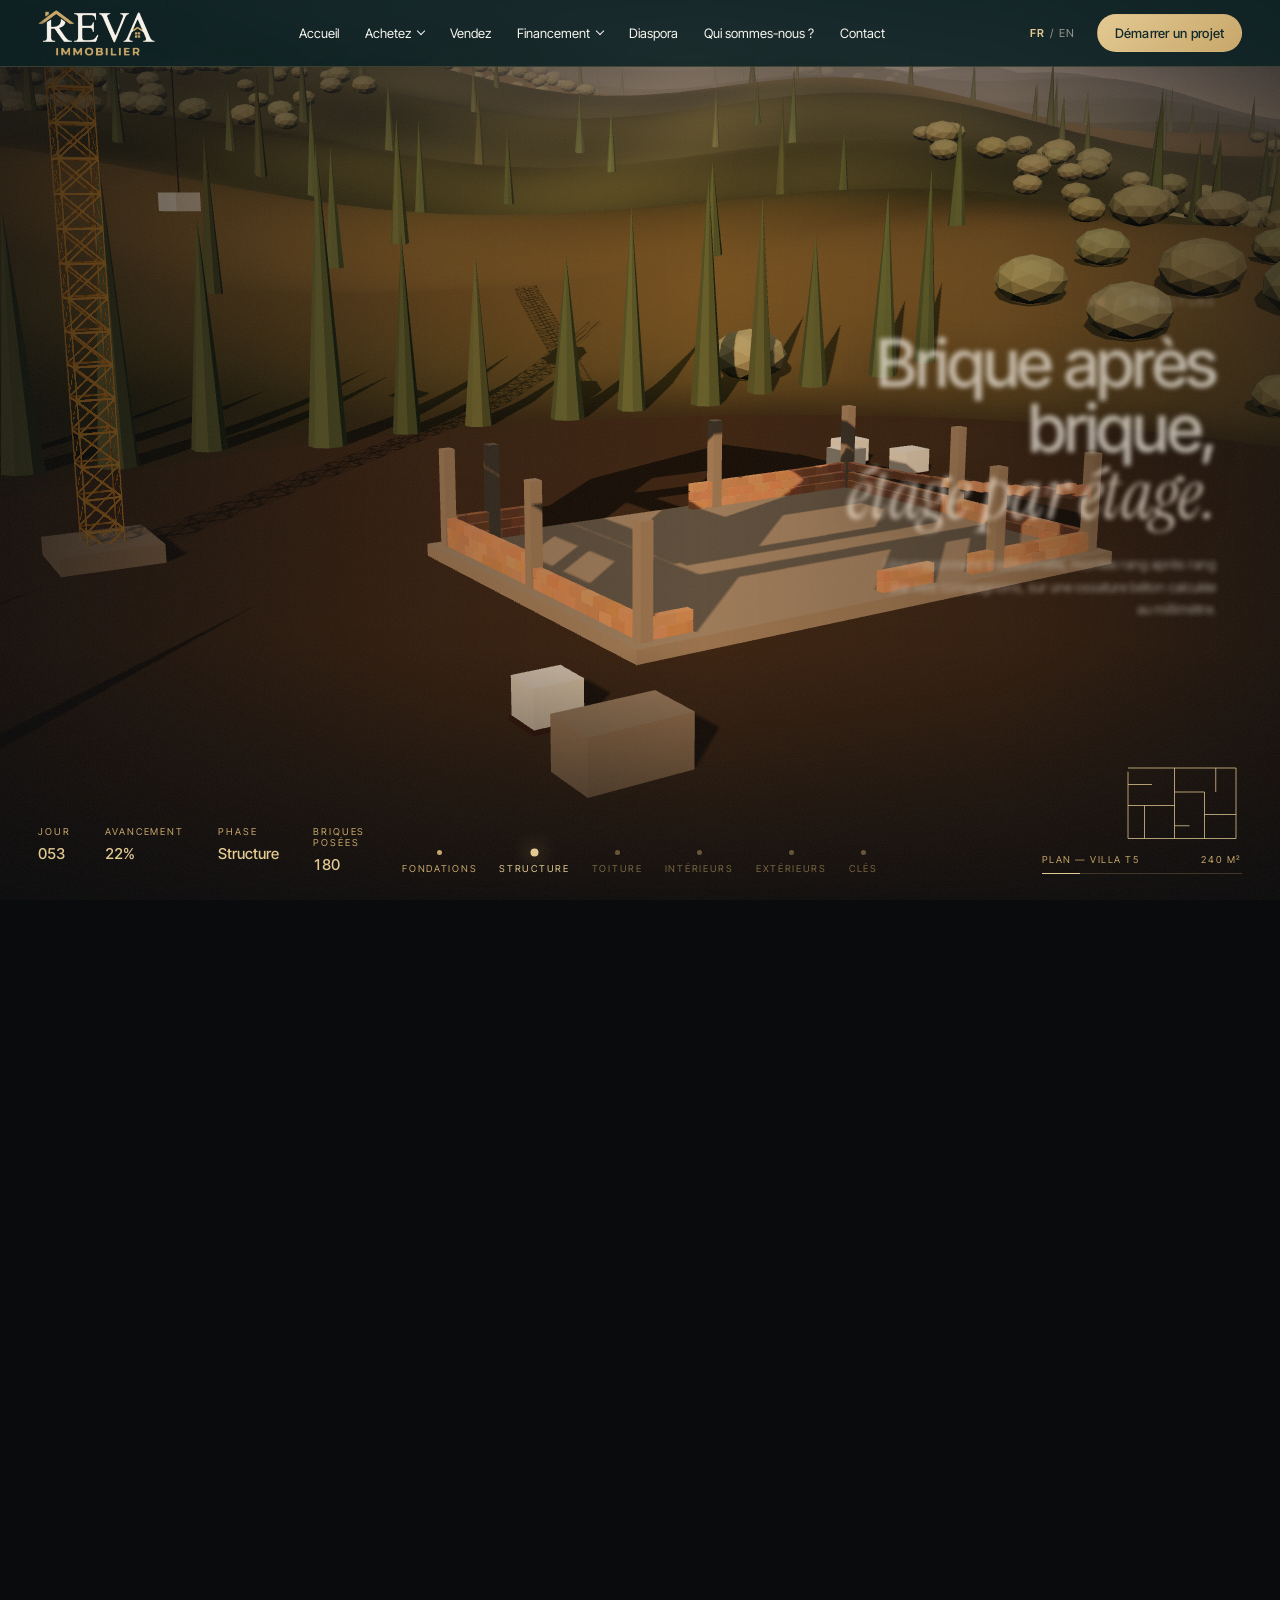
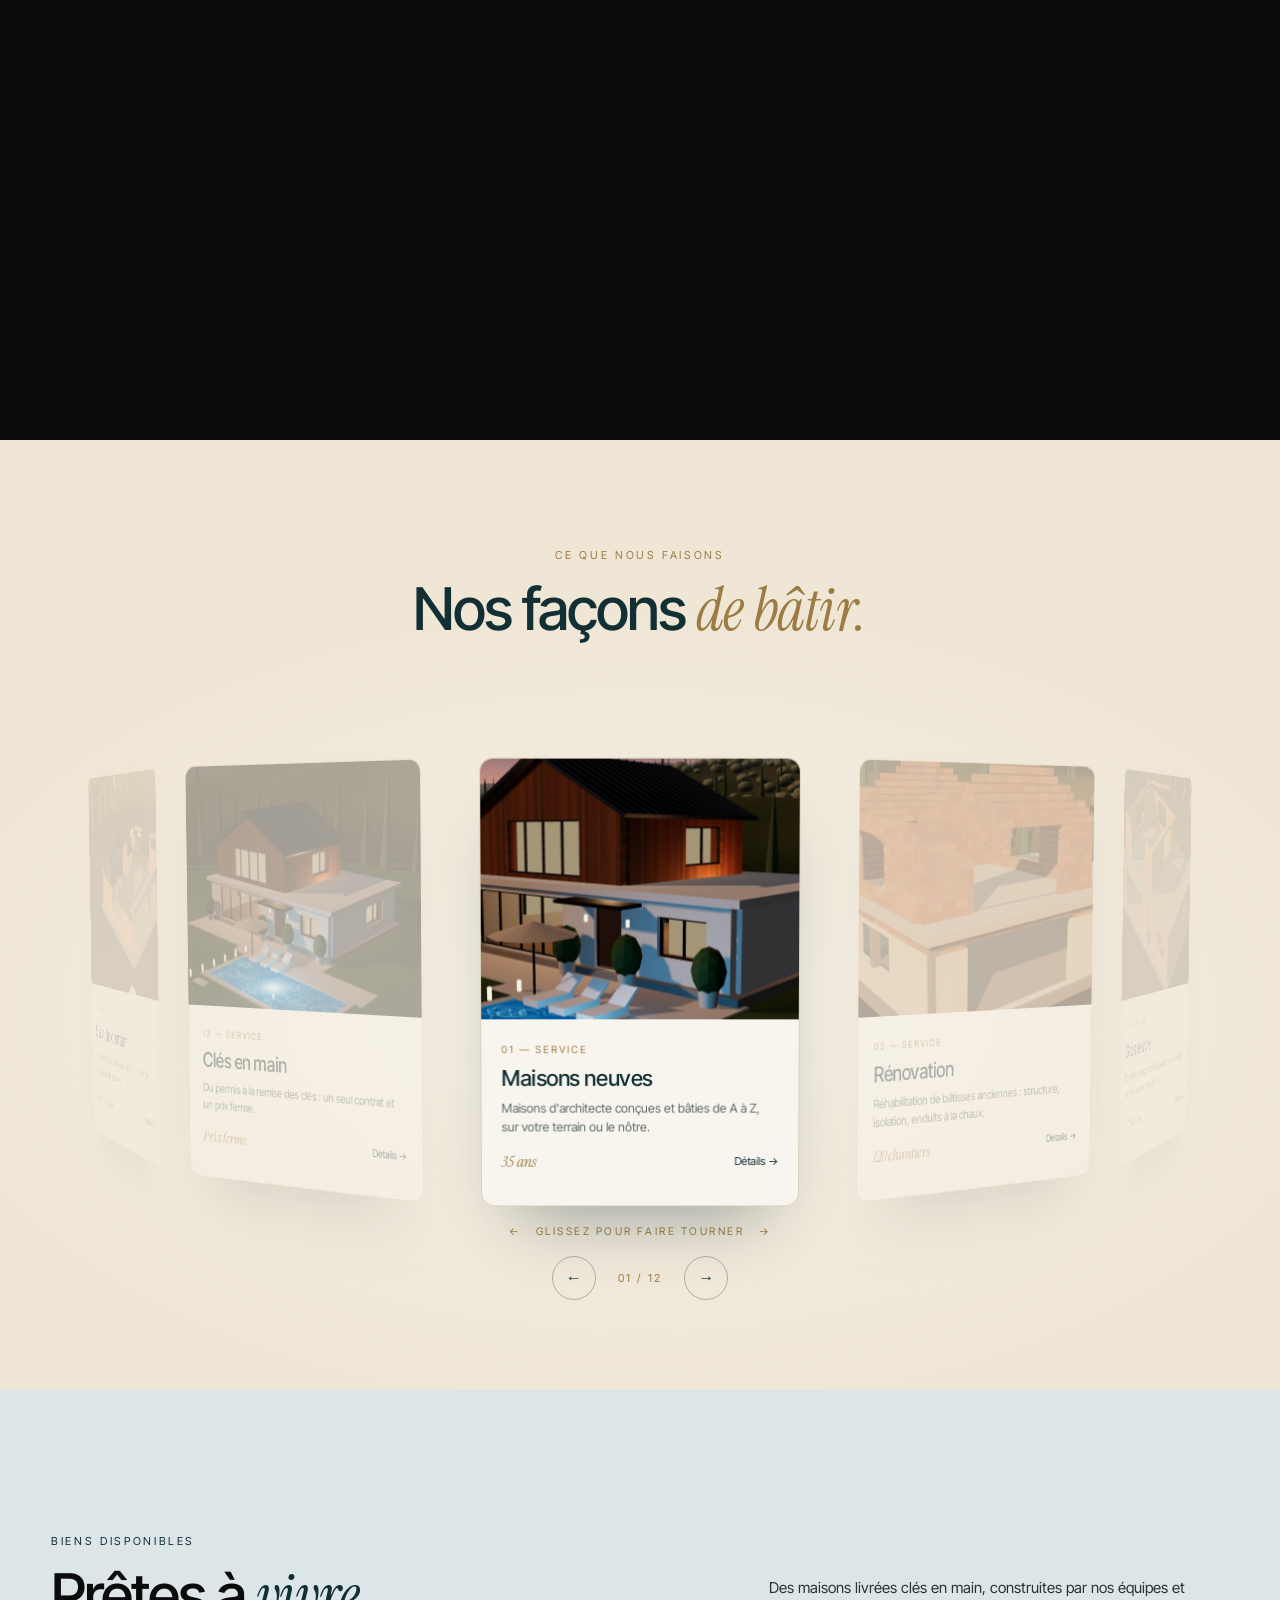
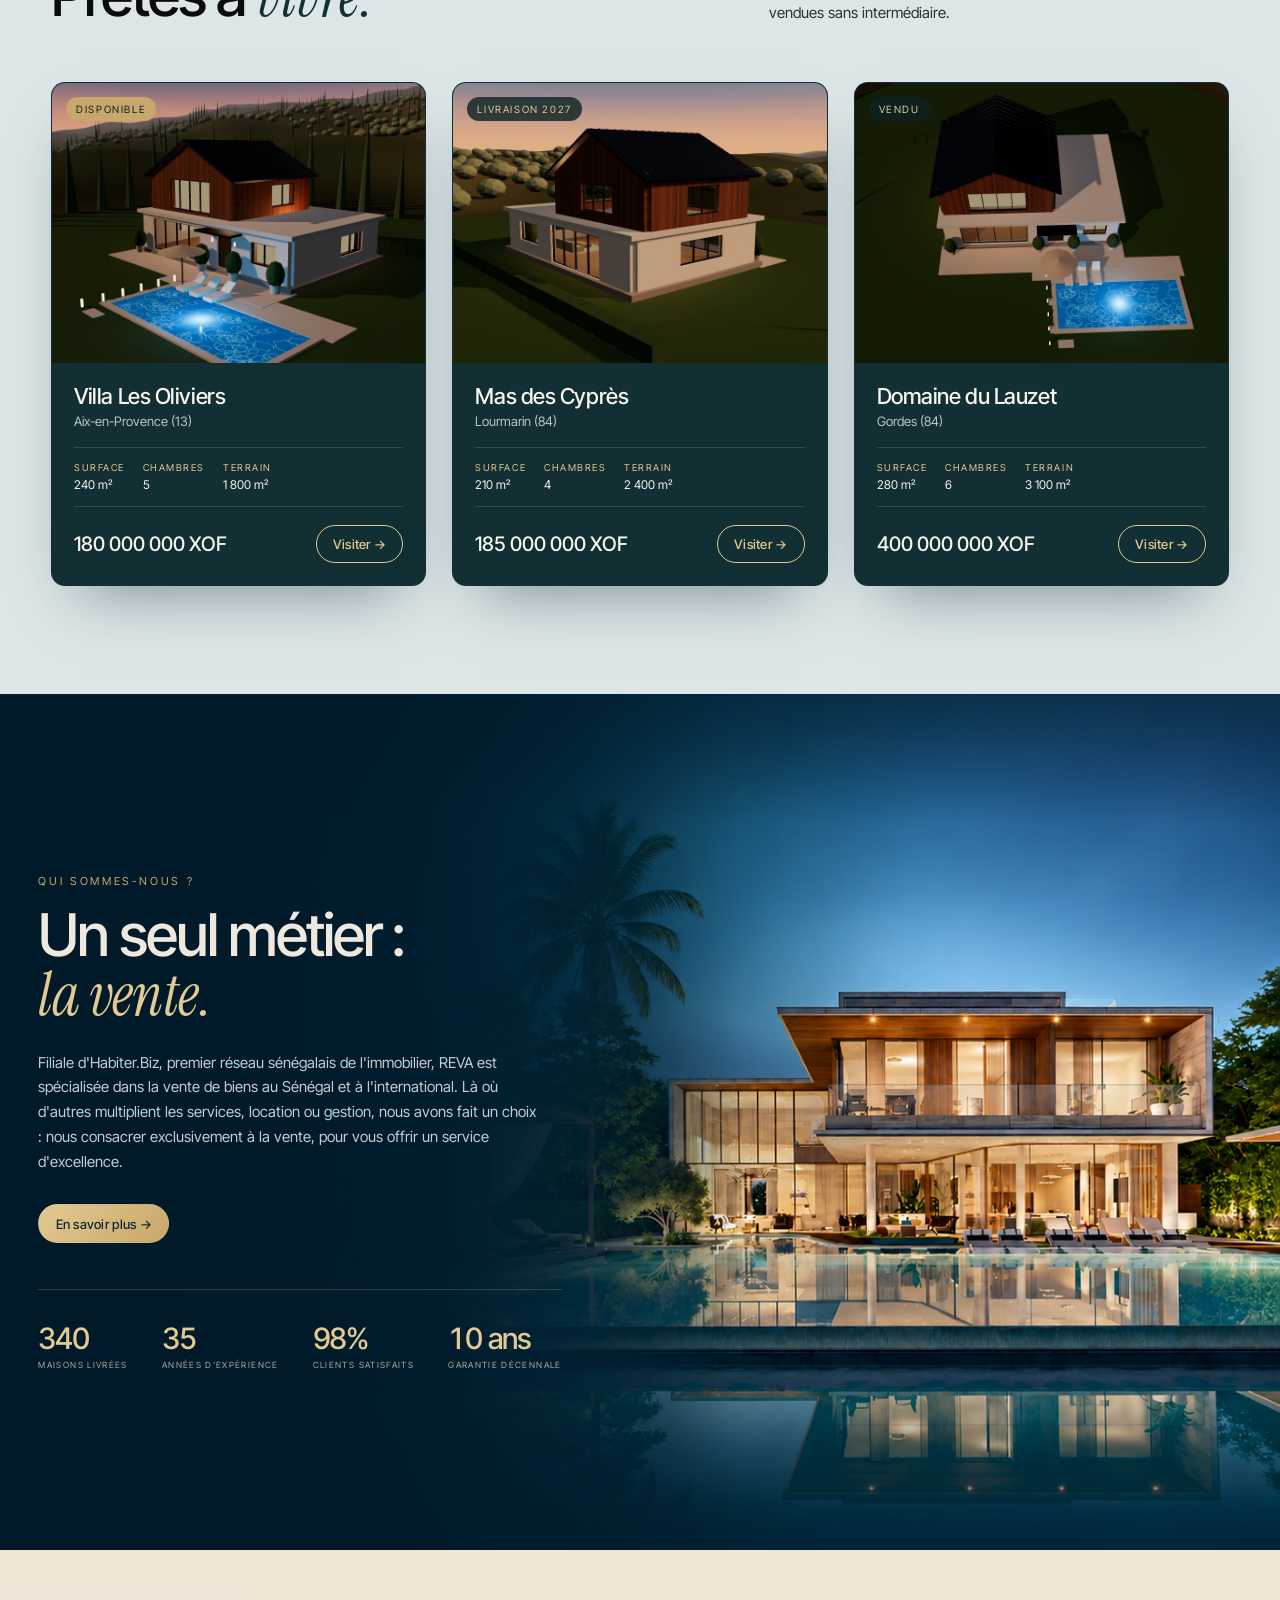
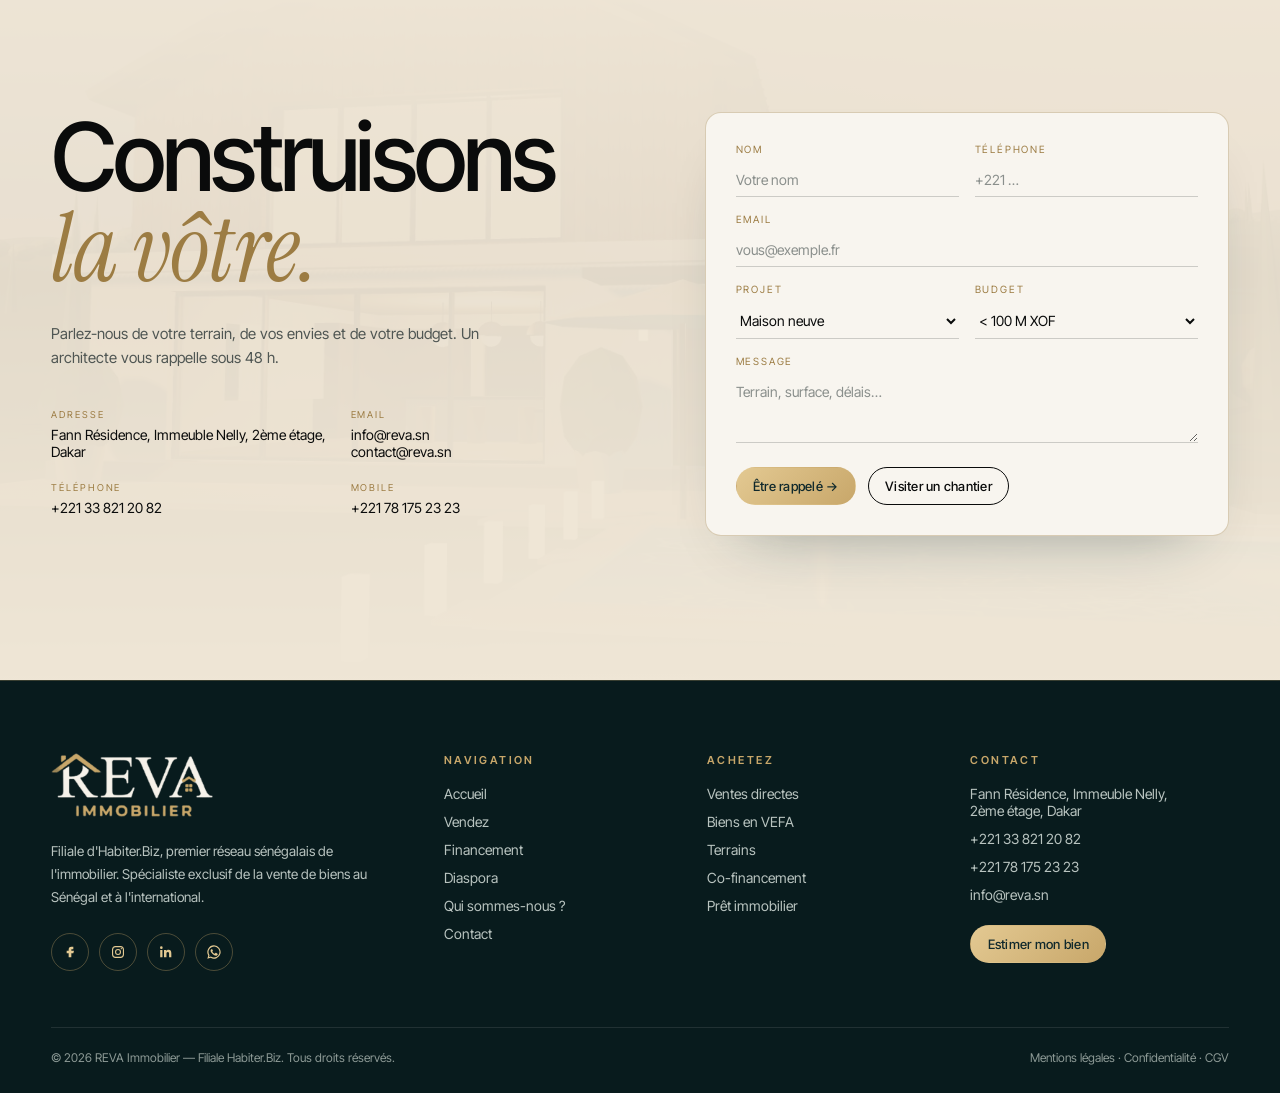
<file: index.html>
<!DOCTYPE html>
<html lang="fr">
<head>
  <meta charset="utf-8" />
  <meta name="viewport" content="width=device-width, initial-scale=1" />
  <title>REVA Immobilier — Filiale Habiter.Biz</title>
  <meta name="description" content="ASSISE construit des maisons d'architecte, de la première pierre à la remise des clés." />
  <link rel="preconnect" href="https://fonts.googleapis.com" />
  <link rel="preconnect" href="https://fonts.gstatic.com" crossorigin />
  <link href="https://fonts.googleapis.com/css2?family=Instrument+Serif:ital@0;1&family=Inter+Tight:wght@300;400;500;600;700&display=swap" rel="stylesheet" />
  <link rel="stylesheet" href="styles.css?v=20261125b" />
</head>
<body>

  <!-- ============ PRELOADER ============ -->
  <div id="loader">
    <div class="loader-inner">
      <img class="loader-logo" src="assets/logo-reva.png" alt="REVA Immobilier" />
      <p class="loader-label">Pose de la première pierre…</p>
      <div class="loader-bar"><span></span></div>
      <p class="loader-pct">0%</p>
    </div>
  </div>

  <!-- ============ NAV ============ -->
  <header class="nav">
    <a href="#top" class="brand"><img src="assets/logo-reva.png" alt="REVA Immobilier" /></a>
    <nav class="links">
      <a href="#top">Accueil</a>
      <div class="dd">
        <a href="ventes-directes.html">Achetez <i class="caret"></i></a>
        <div class="dd-menu">
          <a href="ventes-directes.html">Ventes directes</a>
          <a href="biens-en-vefa.html">Biens en VEFA</a>
          <a href="terrains.html">Terrains</a>
        </div>
      </div>
      <a href="vendez.html">Vendez</a>
      <div class="dd">
        <a href="pret-immobilier.html">Financement <i class="caret"></i></a>
        <div class="dd-menu">
          <a href="co-financement.html">Co-financement</a>
          <a href="pret-immobilier.html">Prêt immobilier</a>
        </div>
      </div>
      <a href="diaspora.html">Diaspora</a>
      <a href="#studio">Qui sommes-nous ?</a>
      <a href="#contact">Contact</a>
    </nav>
    <div class="nav-right">
      <span class="lang"><b>FR</b> / EN</span>
      <a href="#contact" class="btn btn-gold">Démarrer un projet</a>
      <button class="burger" id="burger" type="button" aria-label="Ouvrir le menu"><svg viewBox="0 0 24 24" fill="none" stroke="currentColor" stroke-width="1.8" stroke-linecap="round"><path d="M4 7h16M4 12h16M4 17h16"/></svg></button>
    </div>
  </header>

  <nav class="m-menu" id="m-menu" aria-label="Menu mobile">
    <button class="burger close" id="m-close" type="button" aria-label="Fermer le menu"><svg viewBox="0 0 24 24" fill="none" stroke="currentColor" stroke-width="1.8" stroke-linecap="round"><path d="M6 6l12 12M18 6L6 18"/></svg></button>
    <a href="#top" class="on">Accueil</a>
    <a href="ventes-directes.html">Achetez</a>
    <a class="sub" href="ventes-directes.html">Ventes directes</a>
    <a class="sub" href="biens-en-vefa.html">Biens en VEFA</a>
    <a class="sub" href="terrains.html">Terrains</a>
    <a href="vendez.html">Vendez</a>
    <a href="pret-immobilier.html">Financement</a>
    <a class="sub" href="co-financement.html">Co-financement</a>
    <a class="sub" href="pret-immobilier.html">Prêt immobilier</a>
    <a href="diaspora.html">Diaspora</a>
    <a href="#studio">Qui sommes-nous ?</a>
    <a href="#contact">Contact</a>
    <a href="#contact" class="btn btn-gold m-cta">Démarrer un projet</a>
  </nav>

  <!-- ============ HERO : CONSTRUCTION 3D AU SCROLL ============ -->
  <section id="top" class="hero">
    <div class="hero-sticky">
      <div class="scene-wrap" id="sceneWrap">
        <canvas id="scene"></canvas>
        <div class="scene-vignette"></div>
      </div>
      <div class="grain"></div>

      <!-- Textes par étape -->
      <div class="stage-texts">
        <article class="stage-text left" data-stage="0">
          <p class="kicker"><span>01</span> — Fondations</p>
          <h1>Chaque maison<br/>commence <em>par<br/>le sol.</em></h1>
          <p class="lead">Terrain implanté, acier posé, béton coulé : la première ligne est tracée. Faites défiler et regardez-la grandir.</p>
        </article>
        <article class="stage-text right" data-stage="1">
          <p class="kicker"><span>02</span> — Structure</p>
          <h2>Brique après brique,<br/><em>étage par étage.</em></h2>
          <p class="lead">Une maçonnerie traditionnelle, montée rang après rang par nos compagnons, sur une ossature béton calculée au millimètre.</p>
        </article>
        <article class="stage-text left" data-stage="2">
          <p class="kicker"><span>03</span> — Toiture &amp; finitions</p>
          <h2>Bâtie jusqu'au<br/><em>moindre détail.</em></h2>
          <p class="lead">Enduit à la chaux, bardage bois, toiture zinc à joint debout et menuiseries aluminium : rien n'est laissé au hasard.</p>
        </article>
        <article class="stage-text right" data-stage="3">
          <p class="kicker"><span>04</span> — Intérieurs</p>
          <h2>Entrez dans votre<br/><em>prochain chapitre.</em></h2>
          <p class="lead">Des volumes ouverts, une lumière pensée pièce par pièce et une cuisine qui devient le cœur de la maison.</p>
        </article>
        <article class="stage-text left" data-stage="4">
          <p class="kicker"><span>05</span> — Extérieurs</p>
          <h2>Des espaces faits<br/><em>pour la lumière.</em></h2>
          <p class="lead">Terrasse en pierre, piscine à débordement, jardin méditerranéen : la maison se prolonge dehors.</p>
        </article>
        <article class="stage-text left" data-stage="5">
          <p class="kicker"><span>06</span> — Remise des clés</p>
          <h2>Bienvenue<br/><em>chez vous.</em></h2>
          <p class="lead">De la première pierre à la remise des clés. Une équipe, un interlocuteur, une promesse.</p>
          <a href="#contact" class="btn btn-accent">Démarrer un projet →</a>
        </article>
      </div>

      <!-- HUD -->
      <div class="hud" id="hud">
        <div class="hud-stats">
          <div><small>Jour</small><b id="hudDay">001</b></div>
          <div><small>Avancement</small><b id="hudPct">0%</b></div>
          <div><small>Phase</small><b id="hudPhase">Fondations</b></div>
          <div class="hide-sm"><small>Briques posées</small><b id="hudBricks">0</b></div>
        </div>
        <ol class="hud-steps" id="hudSteps">
          <li class="active"><i></i>Fondations</li>
          <li><i></i>Structure</li>
          <li><i></i>Toiture</li>
          <li><i></i>Intérieurs</li>
          <li><i></i>Extérieurs</li>
          <li><i></i>Clés</li>
        </ol>
        <div class="hud-plan">
          <svg viewBox="0 0 160 110" class="plan">
            <path id="planPath" pathLength="1" d="M8 8 H152 V102 H8 Z M8 58 H70 M70 8 V102 M70 40 H110 M110 40 V102 M110 70 H152 M30 58 V102 M70 85 H90 M125 8 V40 M8 30 H40" />
          </svg>
          <p><span>Plan — Villa T5</span><span>240 m²</span></p>
          <div class="hud-progress"><span id="hudBar"></span></div>
        </div>
      </div>

      <div class="scroll-hint" id="scrollHint"><span></span>Faites défiler</div>
    </div>
  </section>

  <!-- ============ SERVICES : CARROUSEL 3D ============ -->
  <section id="services" class="services">
    <div class="services-sticky">
      <p class="eyebrow center">Ce que nous faisons</p>
      <h2 class="section-title center">Nos façons <em>de bâtir.</em></h2>
      <div class="carousel" id="carousel">
        <div class="ring" id="ring"></div>
      </div>
      <p class="drag-hint"><span>←</span> Glissez pour faire tourner <span>→</span></p>
      <div class="carousel-ui">
        <button class="round" id="prev" aria-label="Précédent">←</button>
        <span id="carouselIndex">01 / 12</span>
        <button class="round" id="next" aria-label="Suivant">→</button>
      </div>
    </div>
  </section>

  <!-- ============ BIENS ============ -->
  <section id="biens" class="listings">
    <div class="container">
      <div class="section-head">
        <div>
          <p class="eyebrow">Biens disponibles</p>
          <h2 class="section-title">Prêtes à <em>vivre.</em></h2>
        </div>
        <p class="muted">Des maisons livrées clés en main, construites par nos équipes et vendues sans intermédiaire.</p>
      </div>
      <div class="grid-listings" id="listings"></div>
    </div>
  </section>

  <!-- ============ STUDIO / CHIFFRES ============ -->
  <section id="studio" class="studio">
    <div class="studio-bg" id="studioBg"></div>
    <div class="container studio-inner">
      <div class="reveal">
        <p class="eyebrow">Qui sommes-nous ?</p>
        <h2 class="section-title">Un seul métier :<br/><em>la vente.</em></h2>
        <p class="muted">Filiale d'Habiter.Biz, premier réseau sénégalais de l'immobilier, REVA est spécialisée dans la vente de biens au Sénégal et à l'international. Là où d'autres multiplient les services, location ou gestion, nous avons fait un choix : nous consacrer exclusivement à la vente, pour vous offrir un service d'excellence.</p>
        <a href="https://www.reva.sn/qui-sommes-nous/" class="btn btn-gold studio-btn">En savoir plus →</a>
      </div>
      <div class="stats">
        <div class="stat reveal"><b data-count="340">0</b><span>Maisons livrées</span></div>
        <div class="stat reveal"><b data-count="35">0</b><span>Années d'expérience</span></div>
        <div class="stat reveal"><b data-count="98" data-suffix="%">0</b><span>Clients satisfaits</span></div>
        <div class="stat reveal"><b data-count="10" data-suffix=" ans">0</b><span>Garantie décennale</span></div>
      </div>
    </div>
  </section>

  <!-- ============ CONTACT ============ -->
  <section id="contact" class="contact">
    <div class="contact-bg" id="contactBg"></div>
    <div class="container contact-inner">
      <div class="reveal">
        <h2 class="huge">Construisons<br/><em>la vôtre.</em></h2>
        <p class="muted">Parlez-nous de votre terrain, de vos envies et de votre budget. Un architecte vous rappelle sous 48 h.</p>
        <ul class="contact-info">
          <li><small>Adresse</small>Fann Résidence, Immeuble Nelly, 2ème étage, Dakar</li>
          <li><small>Email</small><a href="mailto:info@reva.sn">info@reva.sn</a><br/><a href="mailto:contact@reva.sn">contact@reva.sn</a></li>
          <li><small>Téléphone</small><a href="tel:+221338212082">+221 33 821 20 82</a></li>
          <li><small>Mobile</small><a href="tel:+221781752323">+221 78 175 23 23</a></li>
        </ul>
      </div>
      <form class="form reveal" id="form">
        <div class="row">
          <label>Nom<input required name="nom" placeholder="Votre nom" /></label>
          <label>Téléphone<input name="tel" placeholder="+221 …" /></label>
        </div>
        <label>Email<input required type="email" name="email" placeholder="vous@exemple.fr" /></label>
        <div class="row">
          <label>Projet
            <select name="projet">
              <option>Maison neuve</option><option>Rénovation</option><option>Extension</option>
              <option>Piscine &amp; extérieurs</option><option>Achat d'un bien</option>
            </select>
          </label>
          <label>Budget
            <select name="budget">
              <option>&lt; 100 M XOF</option><option>100 – 250 M XOF</option><option>250 – 500 M XOF</option><option>&gt; 500 M XOF</option>
            </select>
          </label>
        </div>
        <label>Message<textarea name="message" rows="3" placeholder="Terrain, surface, délais…"></textarea></label>
        <div class="form-actions">
          <button class="btn btn-gold" type="submit">Être rappelé →</button>
          <a class="btn btn-ghost" href="#contact">Visiter un chantier</a>
        </div>
        <p class="form-ok" id="formOk">Merci ! Nous revenons vers vous sous 48 h.</p>
      </form>
    </div>
  </section>

  <!-- ============ FOOTER ============ -->
  <footer class="site-footer">
    <div class="container footer-grid">
      <div class="f-brand">
        <img src="assets/logo-reva.png" alt="REVA Immobilier" />
        <p>Filiale d'Habiter.Biz, premier réseau sénégalais de l'immobilier. Spécialiste exclusif de la vente de biens au Sénégal et à l'international.</p>
        <div class="socials">
          <a href="#" aria-label="Facebook"><svg viewBox="0 0 24 24"><path d="M14 8h3V4h-3c-2.8 0-4 1.7-4 4.2V10H7v4h3v6h4v-6h3l1-4h-4V8.6c0-.4.3-.6.6-.6z"/></svg></a>
          <a href="#" aria-label="Instagram"><svg viewBox="0 0 24 24"><path d="M12 7.5A4.5 4.5 0 1 0 16.5 12 4.5 4.5 0 0 0 12 7.5zm0 7.4A2.9 2.9 0 1 1 14.9 12 2.9 2.9 0 0 1 12 14.9zM17 6a1 1 0 1 0 1 1 1 1 0 0 0-1-1zm4 2.2A5.6 5.6 0 0 0 15.8 3H8.2A5.6 5.6 0 0 0 3 8.2v7.6A5.6 5.6 0 0 0 8.2 21h7.6a5.6 5.6 0 0 0 5.2-5.2zM19.3 15.8a3.6 3.6 0 0 1-3.5 3.5H8.2a3.6 3.6 0 0 1-3.5-3.5V8.2a3.6 3.6 0 0 1 3.5-3.5h7.6a3.6 3.6 0 0 1 3.5 3.5z"/></svg></a>
          <a href="#" aria-label="LinkedIn"><svg viewBox="0 0 24 24"><path d="M5 3.5A2 2 0 1 1 5 7.5a2 2 0 0 1 0-4zM3.3 9h3.4v11H3.3zM9 9h3.3v1.5c.5-.9 1.7-1.8 3.4-1.8 3.6 0 4.3 2.4 4.3 5.4V20h-3.4v-5.2c0-1.3 0-2.9-1.8-2.9s-2.1 1.4-2.1 2.8V20H9z"/></svg></a>
          <a href="#" aria-label="WhatsApp"><svg viewBox="0 0 24 24"><path d="M12 2a10 10 0 0 0-8.6 15.1L2 22l5-1.3A10 10 0 1 0 12 2zm0 18.2a8.2 8.2 0 0 1-4.2-1.2l-.3-.2-3 .8.8-2.9-.2-.3A8.2 8.2 0 1 1 12 20.2zm4.5-6.1c-.2-.1-1.5-.7-1.7-.8s-.4-.1-.6.1-.7.8-.8 1-.3.2-.5.1a6.7 6.7 0 0 1-3.3-2.9c-.3-.4.3-.4.7-1.3a.5.5 0 0 0 0-.4l-.8-1.8c-.2-.5-.4-.4-.6-.4h-.5a1 1 0 0 0-.7.3 3 3 0 0 0-.9 2.2 5.2 5.2 0 0 0 1.1 2.7 11.8 11.8 0 0 0 4.5 4c1.7.7 2.3.8 3.2.6a2.7 2.7 0 0 0 1.8-1.2 2.2 2.2 0 0 0 .1-1.2c0-.1-.2-.2-.4-.3z"/></svg></a>
        </div>
      </div>
      <div>
        <h4>Navigation</h4>
        <ul>
          <li><a href="#top">Accueil</a></li>
          <li><a href="vendez.html">Vendez</a></li>
          <li><a href="pret-immobilier.html">Financement</a></li>
          <li><a href="diaspora.html">Diaspora</a></li>
          <li><a href="#studio">Qui sommes-nous ?</a></li>
          <li><a href="#contact">Contact</a></li>
        </ul>
      </div>
      <div>
        <h4>Achetez</h4>
        <ul>
          <li><a href="ventes-directes.html">Ventes directes</a></li>
          <li><a href="biens-en-vefa.html">Biens en VEFA</a></li>
          <li><a href="terrains.html">Terrains</a></li>
          <li><a href="co-financement.html">Co-financement</a></li>
          <li><a href="pret-immobilier.html">Prêt immobilier</a></li>
        </ul>
      </div>
      <div>
        <h4>Contact</h4>
        <ul class="f-contact">
          <li>Fann Résidence, Immeuble Nelly,<br/>2ème étage, Dakar</li>
          <li><a href="tel:+221338212082">+221 33 821 20 82</a></li>
          <li><a href="tel:+221781752323">+221 78 175 23 23</a></li>
          <li><a href="mailto:info@reva.sn">info@reva.sn</a></li>
        </ul>
        <a href="#contact" class="btn btn-gold">Estimer mon bien</a>
      </div>
    </div>
    <div class="container footer-bottom">
      <span>© 2026 REVA Immobilier — Filiale Habiter.Biz. Tous droits réservés.</span>
      <span><a href="#">Mentions légales</a> · <a href="#">Confidentialité</a> · <a href="#">CGV</a></span>
    </div>
  </footer>

  <script type="module" src="main.js?v=20261125b"></script>
  <script src="menu.js?v=20261125b" defer></script>
</body>
</html>
</file>
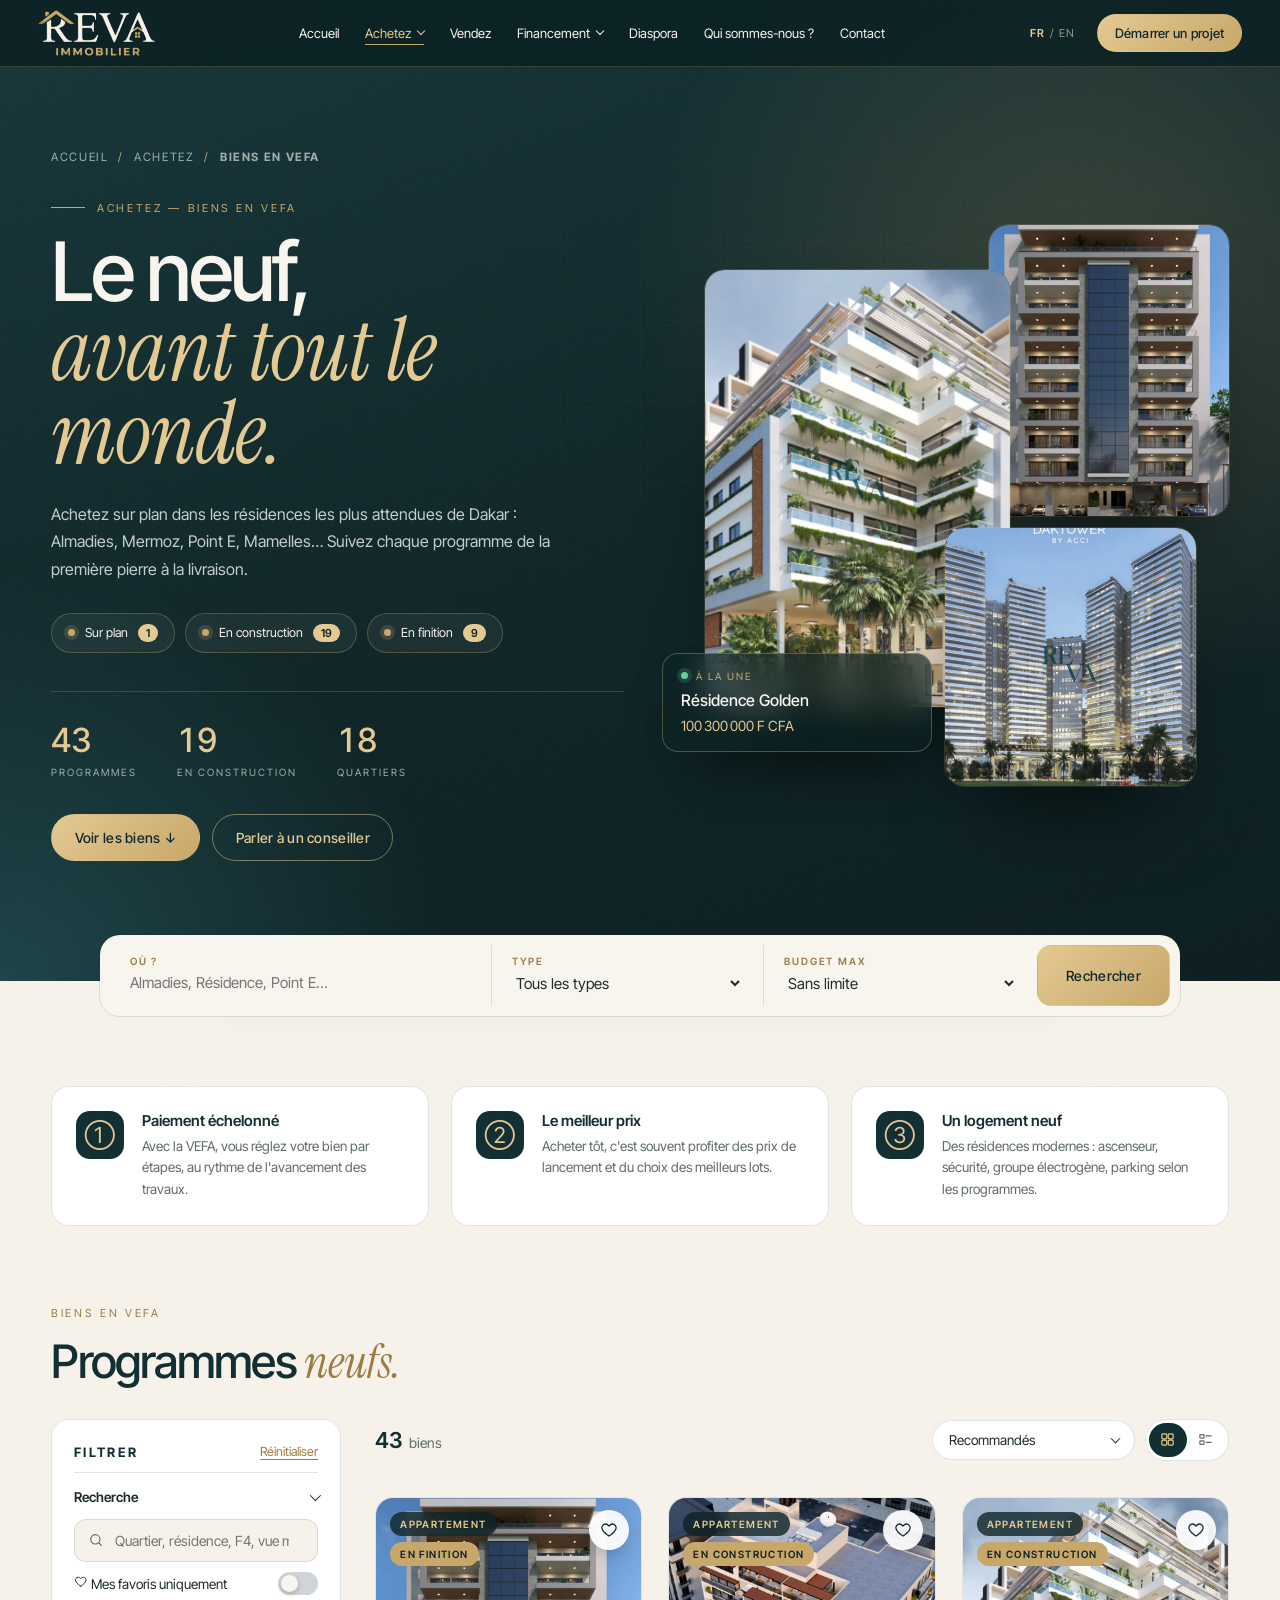
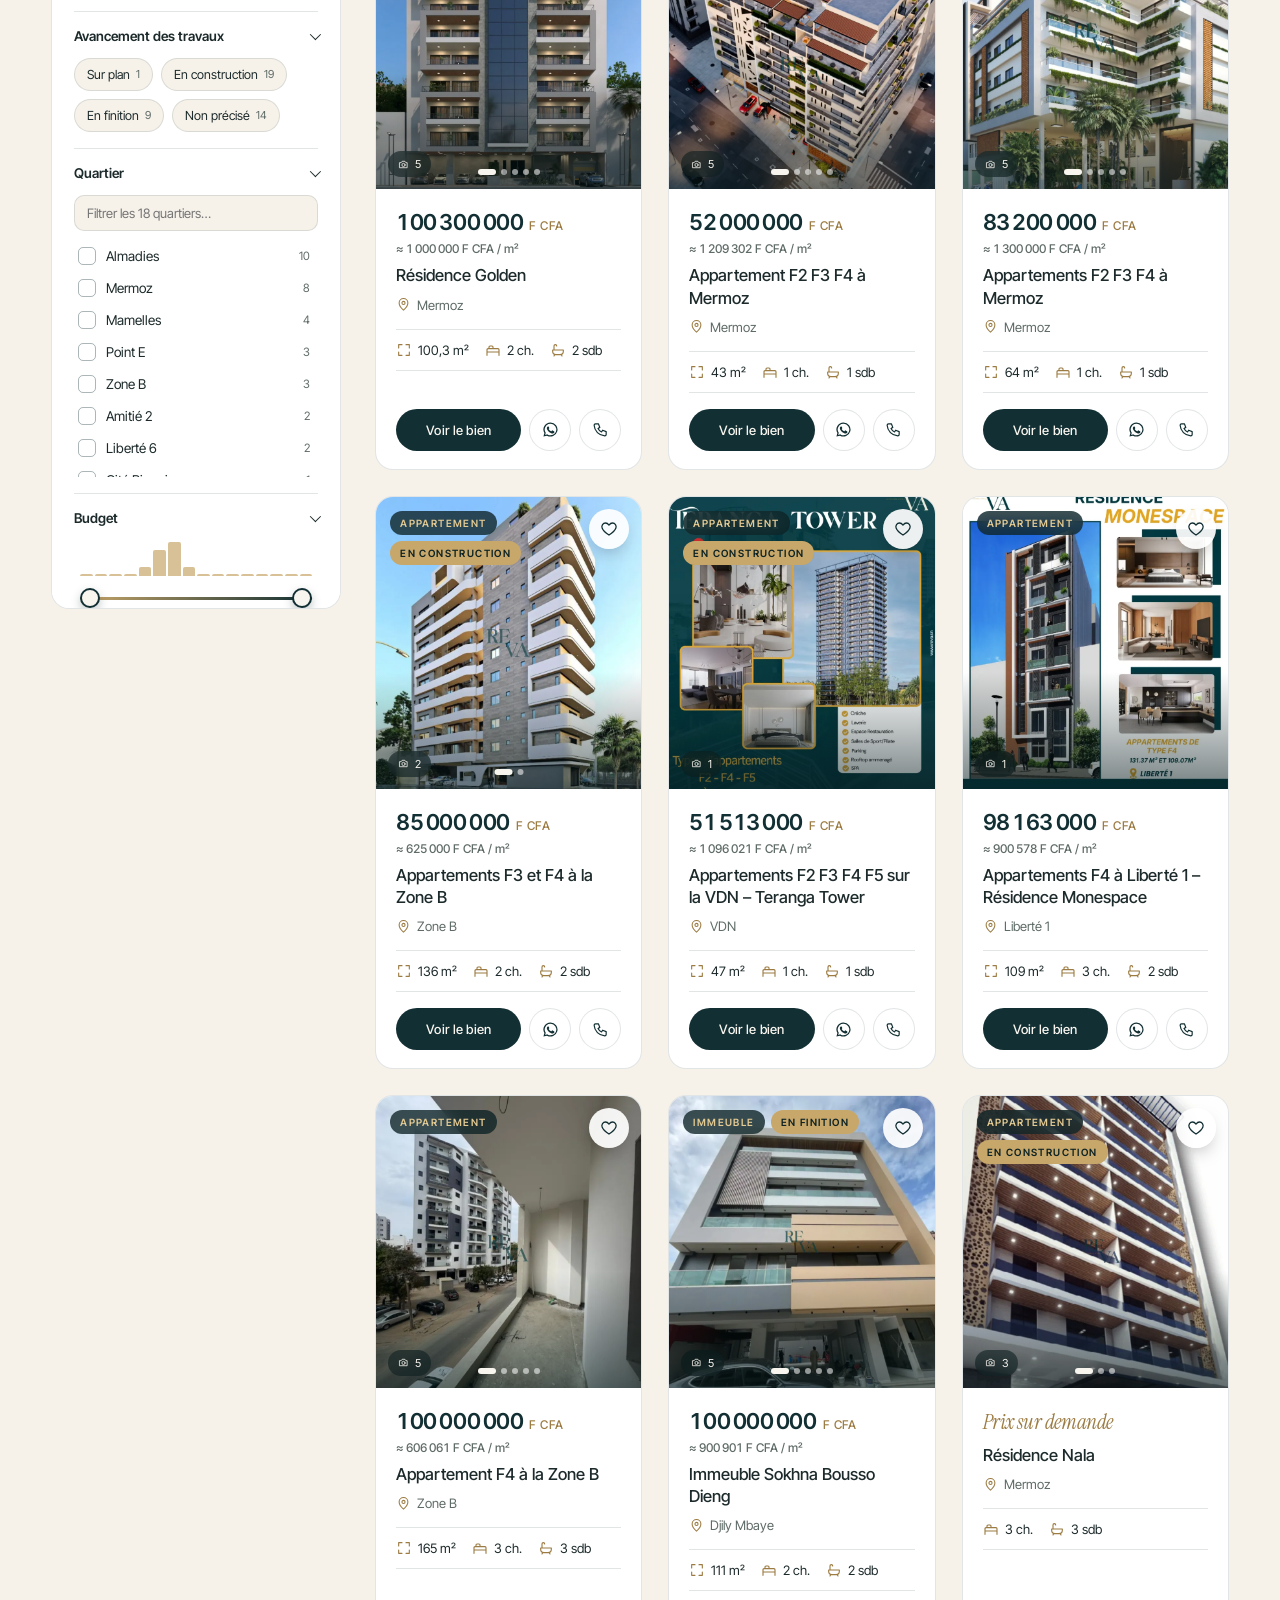
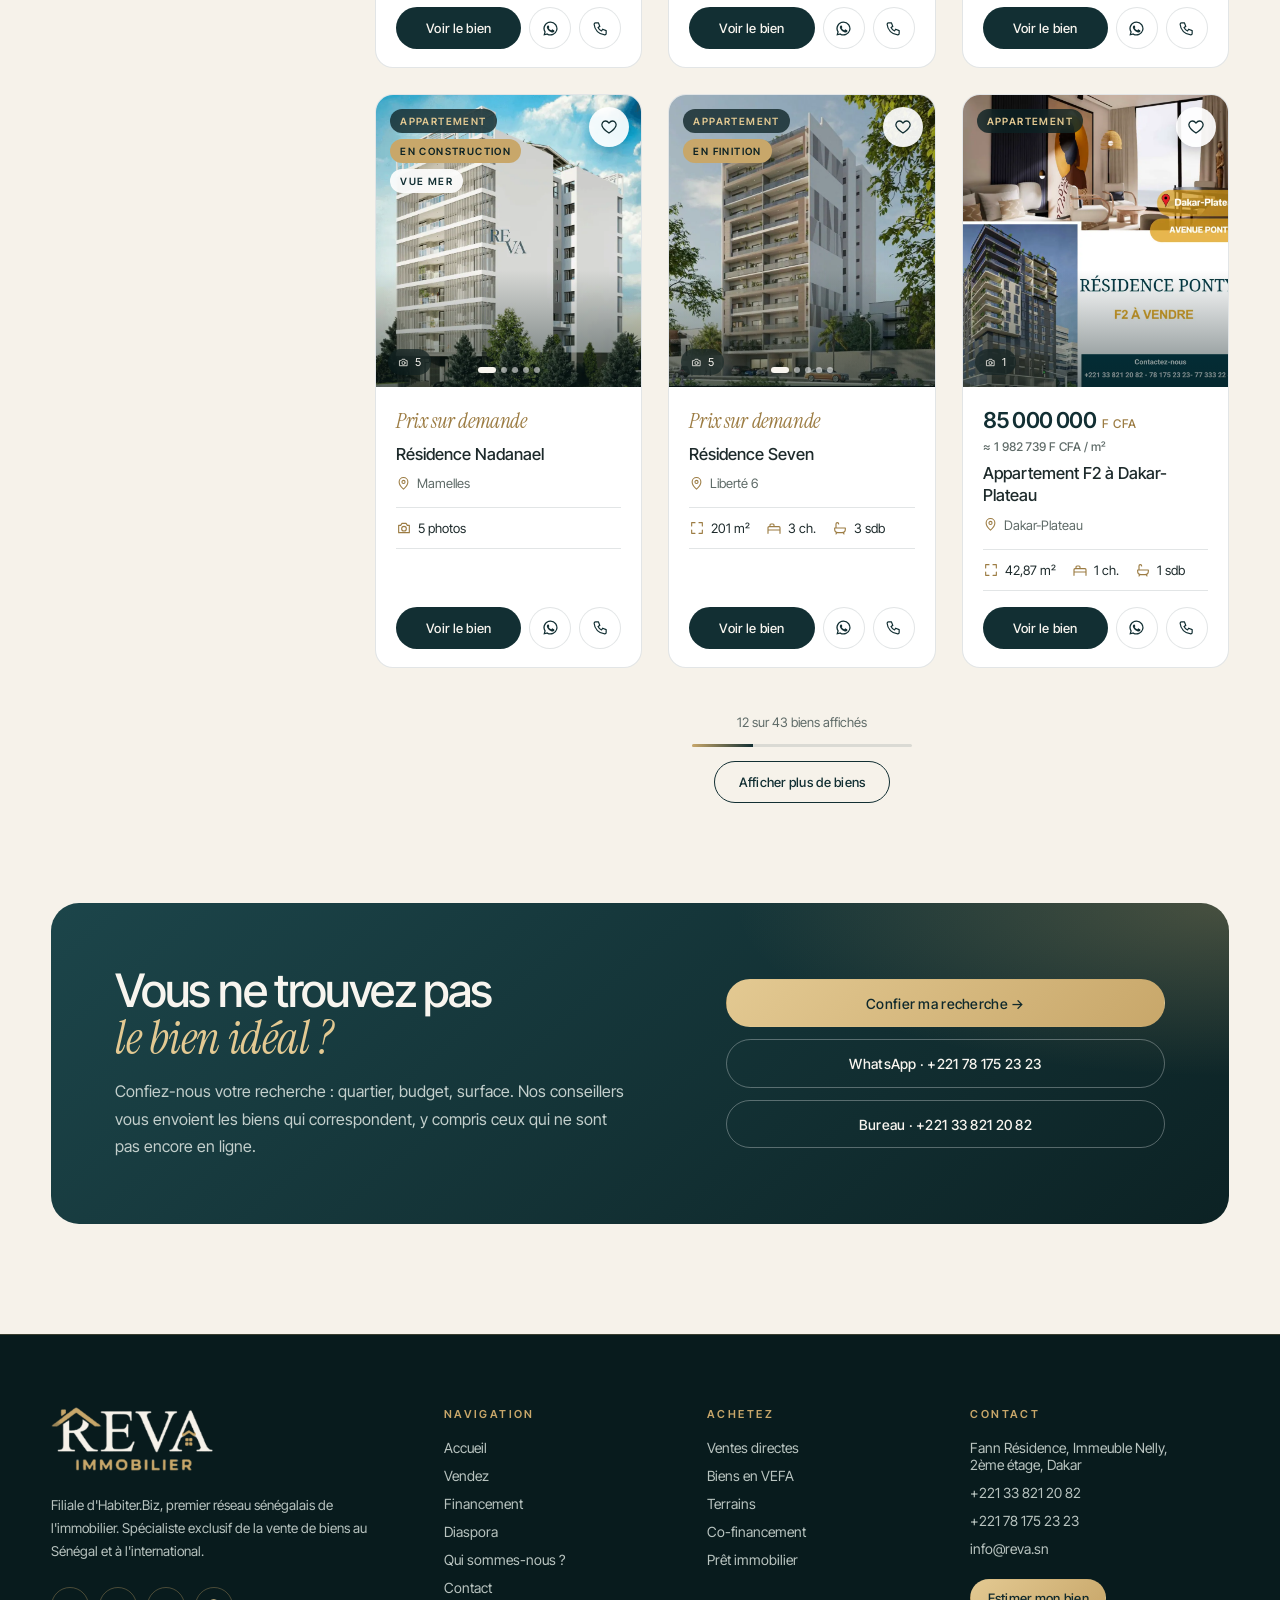
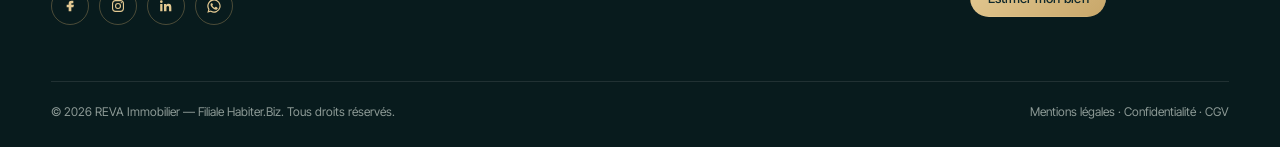
<file: biens-en-vefa.html>
<!DOCTYPE html>
<html lang="fr">
<head>
  <meta charset="utf-8" />
  <meta name="viewport" content="width=device-width, initial-scale=1" />
  <title>Biens en VEFA — Programmes neufs sur plan à Dakar | REVA Immobilier</title>
  <meta name="description" content="Résidences neuves en VEFA à Dakar : sur plan, en construction ou en finition. Comparez les programmes, prix, avancement et localisation." />
  <meta property="og:title" content="Biens en VEFA — Programmes neufs sur plan à Dakar | REVA Immobilier" />
  <meta property="og:description" content="Résidences neuves en VEFA à Dakar : sur plan, en construction ou en finition. Comparez les programmes, prix, avancement et localisation." />
  <meta property="og:type" content="website" />
  <link rel="preconnect" href="https://fonts.googleapis.com" />
  <link rel="preconnect" href="https://fonts.gstatic.com" crossorigin />
  <link href="https://fonts.googleapis.com/css2?family=Instrument+Serif:ital@0;1&family=Inter+Tight:wght@300;400;500;600;700&display=swap" rel="stylesheet" />
  <link rel="stylesheet" href="styles.css?v=20261125b" />
  <link rel="stylesheet" href="catalogue.css?v=20261125b" />
</head>
<body class="cat" data-cat="vefa">

  <!-- ============ NAV ============ -->
  <header class="nav">
    <a href="index.html" class="brand"><img src="assets/logo-reva.png" alt="REVA Immobilier" /></a>
    <nav class="links">
      <a href="index.html">Accueil</a>
      <div class="dd">
        <a href="ventes-directes.html" class="on">Achetez <i class="caret"></i></a>
        <div class="dd-menu">
          <a href="ventes-directes.html">Ventes directes</a>
          <a href="biens-en-vefa.html" class="on">Biens en VEFA</a>
          <a href="terrains.html">Terrains</a>
        </div>
      </div>
      <a href="vendez.html">Vendez</a>
      <div class="dd">
        <a href="pret-immobilier.html">Financement <i class="caret"></i></a>
        <div class="dd-menu">
          <a href="co-financement.html">Co-financement</a>
          <a href="pret-immobilier.html">Prêt immobilier</a>
        </div>
      </div>
      <a href="diaspora.html">Diaspora</a>
      <a href="index.html#studio">Qui sommes-nous ?</a>
      <a href="index.html#contact">Contact</a>
    </nav>
    <div class="nav-right">
      <span class="lang"><b>FR</b> / EN</span>
      <a href="index.html#contact" class="btn btn-gold">Démarrer un projet</a>
      <button class="burger" id="burger" type="button" aria-label="Ouvrir le menu"><svg viewBox="0 0 24 24" fill="none" stroke="currentColor" stroke-width="1.8" stroke-linecap="round"><path d="M4 7h16M4 12h16M4 17h16"/></svg></button>
    </div>
  </header>

  <nav class="m-menu" id="m-menu" aria-label="Menu mobile">
    <button class="burger close" id="m-close" type="button" aria-label="Fermer le menu"><svg viewBox="0 0 24 24" fill="none" stroke="currentColor" stroke-width="1.8" stroke-linecap="round"><path d="M6 6l12 12M18 6L6 18"/></svg></button>
    <a href="index.html">Accueil</a>
    <a href="ventes-directes.html">Achetez</a>
    <a class="sub" href="ventes-directes.html">Ventes directes</a>
    <a class="sub on" href="biens-en-vefa.html">Biens en VEFA</a>
    <a class="sub" href="terrains.html">Terrains</a>
    <a href="vendez.html">Vendez</a>
    <a href="pret-immobilier.html">Financement</a>
    <a class="sub" href="co-financement.html">Co-financement</a>
    <a class="sub" href="pret-immobilier.html">Prêt immobilier</a>
    <a href="diaspora.html">Diaspora</a>
    <a href="index.html#studio">Qui sommes-nous ?</a>
    <a href="index.html#contact">Contact</a>
  </nav>

  <!-- ============ HERO ============ -->
  <section class="c-hero">
    <div class="container">
      <div>
        <nav class="crumbs" aria-label="Fil d'Ariane"><a href="index.html">Accueil</a><span>/</span><a href="ventes-directes.html">Achetez</a><span>/</span><b>Biens en VEFA</b></nav>
        <p class="eyebrow">Achetez — Biens en VEFA</p>
        <h1>Le neuf,<br/><em>avant tout le monde.</em></h1>
        <p class="lead">Achetez sur plan dans les résidences les plus attendues de Dakar : Almadies, Mermoz, Point E, Mamelles… Suivez chaque programme de la première pierre à la livraison.</p>
        <div class="steps-pills">
            <button type="button" data-etape="Sur plan"><i></i>Sur plan <b>0</b></button>
            <button type="button" data-etape="En construction"><i></i>En construction <b>0</b></button>
            <button type="button" data-etape="En finition"><i></i>En finition <b>0</b></button>
          </div>
        <div class="hero-stats"><div><b data-stat="count">—</b><small>Programmes</small></div><div><b data-stat="chantier">—</b><small>En construction</small></div><div><b data-stat="quartiers">—</b><small>Quartiers</small></div></div>
        <div class="hero-cta">
          <a href="#catalogue" class="btn btn-gold btn-lg">Voir les biens ↓</a>
          <a href="https://wa.me/221781752323" target="_blank" rel="noopener" class="btn btn-line btn-lg">Parler à un conseiller</a>
        </div>
      </div>
      <div class="collage" id="collage" aria-hidden="false"></div>
    </div>
  </section>

  <!-- recherche rapide -->
  <form class="quick" id="quick" role="search">
    <label>Où ?<input name="q" list="quick-list" placeholder="Almadies, Résidence, Point E…" autocomplete="off" /></label>
    <datalist id="quick-list"></datalist>
    <label>Type<select name="type"></select></label>
    <label>Budget max<select name="budget"></select></label>
    <button class="btn btn-gold" type="submit">Rechercher</button>
  </form>

  <!-- ============ AVANTAGES ============ -->
  <section class="perks"><div class="container"><article class="perk rv"><span class="ico">①</span><div><h3>Paiement échelonné</h3><p>Avec la VEFA, vous réglez votre bien par étapes, au rythme de l'avancement des travaux.</p></div></article><article class="perk rv"><span class="ico">②</span><div><h3>Le meilleur prix</h3><p>Acheter tôt, c'est souvent profiter des prix de lancement et du choix des meilleurs lots.</p></div></article><article class="perk rv"><span class="ico">③</span><div><h3>Un logement neuf</h3><p>Des résidences modernes : ascenseur, sécurité, groupe électrogène, parking selon les programmes.</p></div></article></div></section>

  <!-- ============ CATALOGUE ============ -->
  <section class="shop" id="catalogue">
    <div class="container">
      <div class="shop-head rv">
        <div>
          <p class="eyebrow">Biens en VEFA</p>
          <h2>Programmes <em>neufs.</em></h2>
        </div>
      </div>

      <div class="shop-layout">
        <aside class="filters" id="filters" aria-label="Filtres">
          <div class="filters-top"><h3>Filtrer</h3><button class="link-btn" type="button" id="f-reset">Réinitialiser</button></div>
          <div class="filters-apply"><button class="btn btn-green" type="button" id="f-apply">Voir les <span id="f-apply-n">0</span> biens</button></div>
        </aside>
        <div class="filters-veil" id="filters-veil"></div>

        <div class="results">
          <div class="toolbar">
            <p class="count" id="count" aria-live="polite"></p>
            <div class="tools">
              <button class="btn btn-outline btn-filters" type="button" id="btn-filters">Filtres <span id="f-badge"></span></button>
              <label class="select"><span class="sr">Trier par</span><select id="sort"></select></label>
              <div class="views" role="group" aria-label="Affichage">
                <button type="button" data-view="grid" aria-label="Grille"><svg class="i" viewBox="0 0 24 24"><rect x="4" y="4" width="7" height="7" rx="1.5"/><rect x="13" y="4" width="7" height="7" rx="1.5"/><rect x="4" y="13" width="7" height="7" rx="1.5"/><rect x="13" y="13" width="7" height="7" rx="1.5"/></svg></button>
                <button type="button" data-view="list" aria-label="Liste"><svg class="i" viewBox="0 0 24 24"><rect x="4" y="5" width="6" height="5" rx="1.2"/><rect x="4" y="14" width="6" height="5" rx="1.2"/><path d="M13 7h7M13 16h7"/></svg></button>
              </div>
            </div>
          </div>
          <div class="pills" id="pills"></div>
          <div class="grid" id="grid"></div>
          <div class="more" id="more" hidden>
            <p id="more-txt"></p>
            <div class="bar"><span id="more-bar"></span></div>
            <button class="btn btn-outline" type="button" id="more-btn">Afficher plus de biens</button>
          </div>
        </div>
      </div>
    </div>
  </section>

  <!-- ============ APPEL À L'ACTION ============ -->
  <section class="cta-band">
    <div class="container">
      <div class="cta-box rv">
        <div>
          <h2>Vous ne trouvez pas<br/><em>le bien idéal ?</em></h2>
          <p>Confiez-nous votre recherche : quartier, budget, surface. Nos conseillers vous envoient les biens qui correspondent, y compris ceux qui ne sont pas encore en ligne.</p>
        </div>
        <div class="acts">
          <a class="btn btn-gold" href="index.html#contact">Confier ma recherche →</a>
          <a class="btn btn-line" href="https://wa.me/221781752323" target="_blank" rel="noopener">WhatsApp · +221 78 175 23 23</a>
          <a class="btn btn-line" href="tel:+221338212082">Bureau · +221 33 821 20 82</a>
        </div>
      </div>
    </div>
  </section>

  <!-- ============ FOOTER ============ -->
  <footer class="site-footer">
    <div class="container footer-grid">
      <div class="f-brand">
        <img src="assets/logo-reva.png" alt="REVA Immobilier" />
        <p>Filiale d'Habiter.Biz, premier réseau sénégalais de l'immobilier. Spécialiste exclusif de la vente de biens au Sénégal et à l'international.</p>
        <div class="socials">
          <a href="#" aria-label="Facebook"><svg viewBox="0 0 24 24"><path d="M14 8h3V4h-3c-2.8 0-4 1.7-4 4.2V10H7v4h3v6h4v-6h3l1-4h-4V8.6c0-.4.3-.6.6-.6z"/></svg></a>
          <a href="#" aria-label="Instagram"><svg viewBox="0 0 24 24"><path d="M12 7.5A4.5 4.5 0 1 0 16.5 12 4.5 4.5 0 0 0 12 7.5zm0 7.4A2.9 2.9 0 1 1 14.9 12 2.9 2.9 0 0 1 12 14.9zM17 6a1 1 0 1 0 1 1 1 1 0 0 0-1-1zm4 2.2A5.6 5.6 0 0 0 15.8 3H8.2A5.6 5.6 0 0 0 3 8.2v7.6A5.6 5.6 0 0 0 8.2 21h7.6a5.6 5.6 0 0 0 5.2-5.2zM19.3 15.8a3.6 3.6 0 0 1-3.5 3.5H8.2a3.6 3.6 0 0 1-3.5-3.5V8.2a3.6 3.6 0 0 1 3.5-3.5h7.6a3.6 3.6 0 0 1 3.5 3.5z"/></svg></a>
          <a href="#" aria-label="LinkedIn"><svg viewBox="0 0 24 24"><path d="M5 3.5A2 2 0 1 1 5 7.5a2 2 0 0 1 0-4zM3.3 9h3.4v11H3.3zM9 9h3.3v1.5c.5-.9 1.7-1.8 3.4-1.8 3.6 0 4.3 2.4 4.3 5.4V20h-3.4v-5.2c0-1.3 0-2.9-1.8-2.9s-2.1 1.4-2.1 2.8V20H9z"/></svg></a>
          <a href="#" aria-label="WhatsApp"><svg viewBox="0 0 24 24"><path d="M12 2a10 10 0 0 0-8.6 15.1L2 22l5-1.3A10 10 0 1 0 12 2zm0 18.2a8.2 8.2 0 0 1-4.2-1.2l-.3-.2-3 .8.8-2.9-.2-.3A8.2 8.2 0 1 1 12 20.2zm4.5-6.1c-.2-.1-1.5-.7-1.7-.8s-.4-.1-.6.1-.7.8-.8 1-.3.2-.5.1a6.7 6.7 0 0 1-3.3-2.9c-.3-.4.3-.4.7-1.3a.5.5 0 0 0 0-.4l-.8-1.8c-.2-.5-.4-.4-.6-.4h-.5a1 1 0 0 0-.7.3 3 3 0 0 0-.9 2.2 5.2 5.2 0 0 0 1.1 2.7 11.8 11.8 0 0 0 4.5 4c1.7.7 2.3.8 3.2.6a2.7 2.7 0 0 0 1.8-1.2 2.2 2.2 0 0 0 .1-1.2c0-.1-.2-.2-.4-.3z"/></svg></a>
        </div>
      </div>
      <div>
        <h4>Navigation</h4>
        <ul>
          <li><a href="index.html">Accueil</a></li>
          <li><a href="vendez.html">Vendez</a></li>
          <li><a href="pret-immobilier.html">Financement</a></li>
          <li><a href="diaspora.html">Diaspora</a></li>
          <li><a href="index.html#studio">Qui sommes-nous ?</a></li>
          <li><a href="index.html#contact">Contact</a></li>
        </ul>
      </div>
      <div>
        <h4>Achetez</h4>
        <ul>
          <li><a href="ventes-directes.html">Ventes directes</a></li>
          <li><a href="biens-en-vefa.html">Biens en VEFA</a></li>
          <li><a href="terrains.html">Terrains</a></li>
          <li><a href="co-financement.html">Co-financement</a></li>
          <li><a href="pret-immobilier.html">Prêt immobilier</a></li>
        </ul>
      </div>
      <div>
        <h4>Contact</h4>
        <ul class="f-contact">
          <li>Fann Résidence, Immeuble Nelly,<br/>2ème étage, Dakar</li>
          <li><a href="tel:+221338212082">+221 33 821 20 82</a></li>
          <li><a href="tel:+221781752323">+221 78 175 23 23</a></li>
          <li><a href="mailto:info@reva.sn">info@reva.sn</a></li>
        </ul>
        <a href="vendez.html#estimation" class="btn btn-gold">Estimer mon bien</a>
      </div>
    </div>
    <div class="container footer-bottom">
      <span>© 2026 REVA Immobilier — Filiale Habiter.Biz. Tous droits réservés.</span>
      <span><a href="#">Mentions légales</a> · <a href="#">Confidentialité</a> · <a href="#">CGV</a></span>
    </div>
  </footer>

  <!-- ============ FICHE RAPIDE ============ -->
  <div class="qv" id="qv" role="dialog" aria-modal="true" aria-hidden="true">
    <div class="qv-bg"></div>
    <div class="qv-box"></div>
  </div>

  <!-- ============ VISIONNEUSE ============ -->
  <div class="lb" id="lb" role="dialog" aria-modal="true" aria-hidden="true" aria-label="Visionneuse de photos">
    <div class="lb-top">
      <p class="lb-title"></p>
      <div class="lb-tools">
        <button type="button" id="lb-out" aria-label="Dézoomer"><svg class="i" viewBox="0 0 24 24"><path d="M5 12h14"/></svg></button>
        <span class="zl">100 %</span>
        <button type="button" id="lb-in" aria-label="Zoomer"><svg class="i" viewBox="0 0 24 24"><path d="M12 5v14M5 12h14"/></svg></button>
        <button type="button" id="lb-reset" class="hide-sm" aria-label="Taille d'origine"><svg class="i" viewBox="0 0 24 24"><path d="M4 4v6h6M4.5 15a8 8 0 1 0 1.9-8.3L4 10"/></svg></button>
        <a id="lb-full" class="hide-sm" href="#" target="_blank" rel="noopener" aria-label="Ouvrir l'image en haute définition"><svg class="i" viewBox="0 0 24 24"><path d="M14 4h6v6M20 4l-9 9M18 14v5a1 1 0 0 1-1 1H5a1 1 0 0 1-1-1V7a1 1 0 0 1 1-1h5"/></svg></a>
        <button type="button" id="lb-close" aria-label="Fermer"><svg class="i" viewBox="0 0 24 24"><path d="M6 6l12 12M18 6L6 18"/></svg></button>
      </div>
    </div>
    <div class="lb-stage">
      <img alt="" draggable="false" />
      <div class="spinner"></div>
      <button class="nav-arrow prev" type="button" aria-label="Photo précédente"><svg class="i" viewBox="0 0 24 24"><path d="M15 5l-7 7 7 7"/></svg></button>
      <button class="nav-arrow next" type="button" aria-label="Photo suivante"><svg class="i" viewBox="0 0 24 24"><path d="M9 5l7 7-7 7"/></svg></button>
      <p class="lb-help">Molette ou pincement pour zoomer · double-clic · glisser pour se déplacer</p>
    </div>
    <div class="lb-thumbs"></div>
  </div>

  <div class="toast" id="toast" role="status"></div>

  <script type="module" src="catalogue.js?v=20261125b"></script>
  <script src="menu.js?v=20261125b" defer></script>
</body>
</html>
</file>
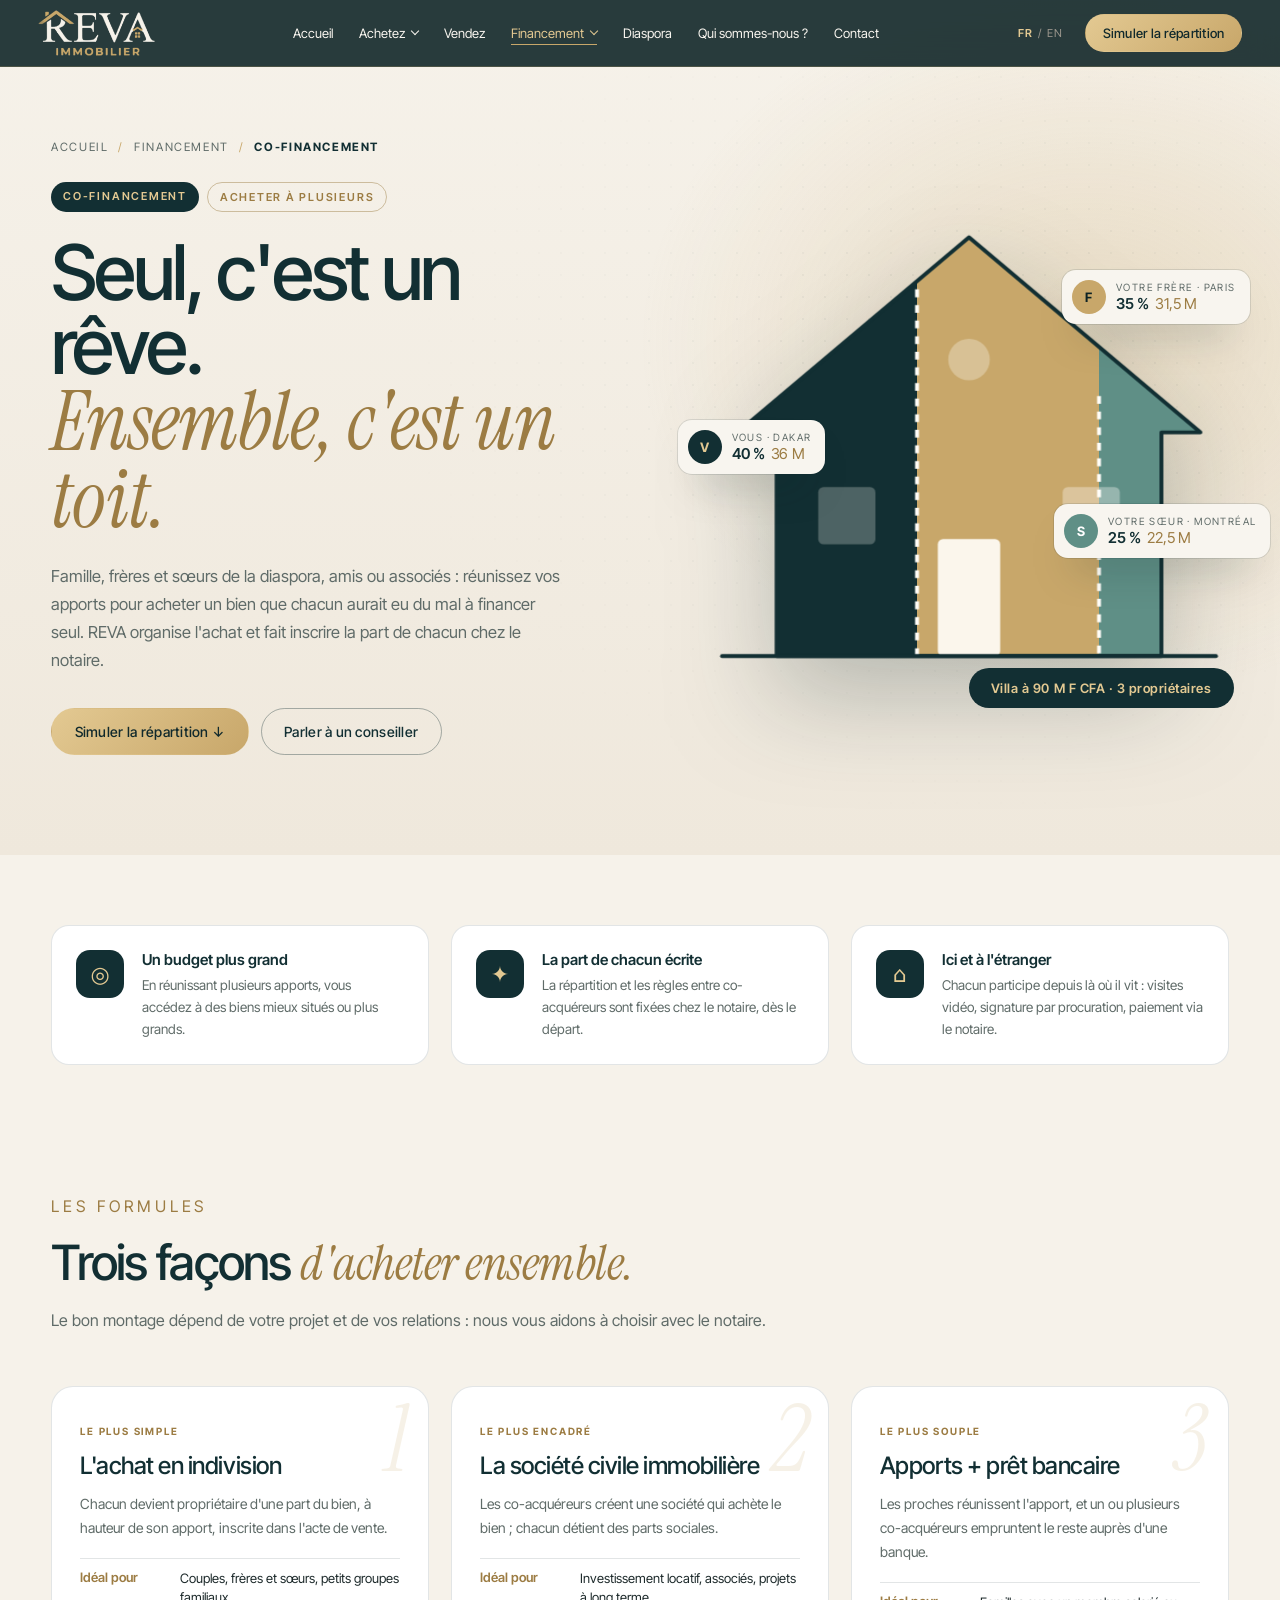
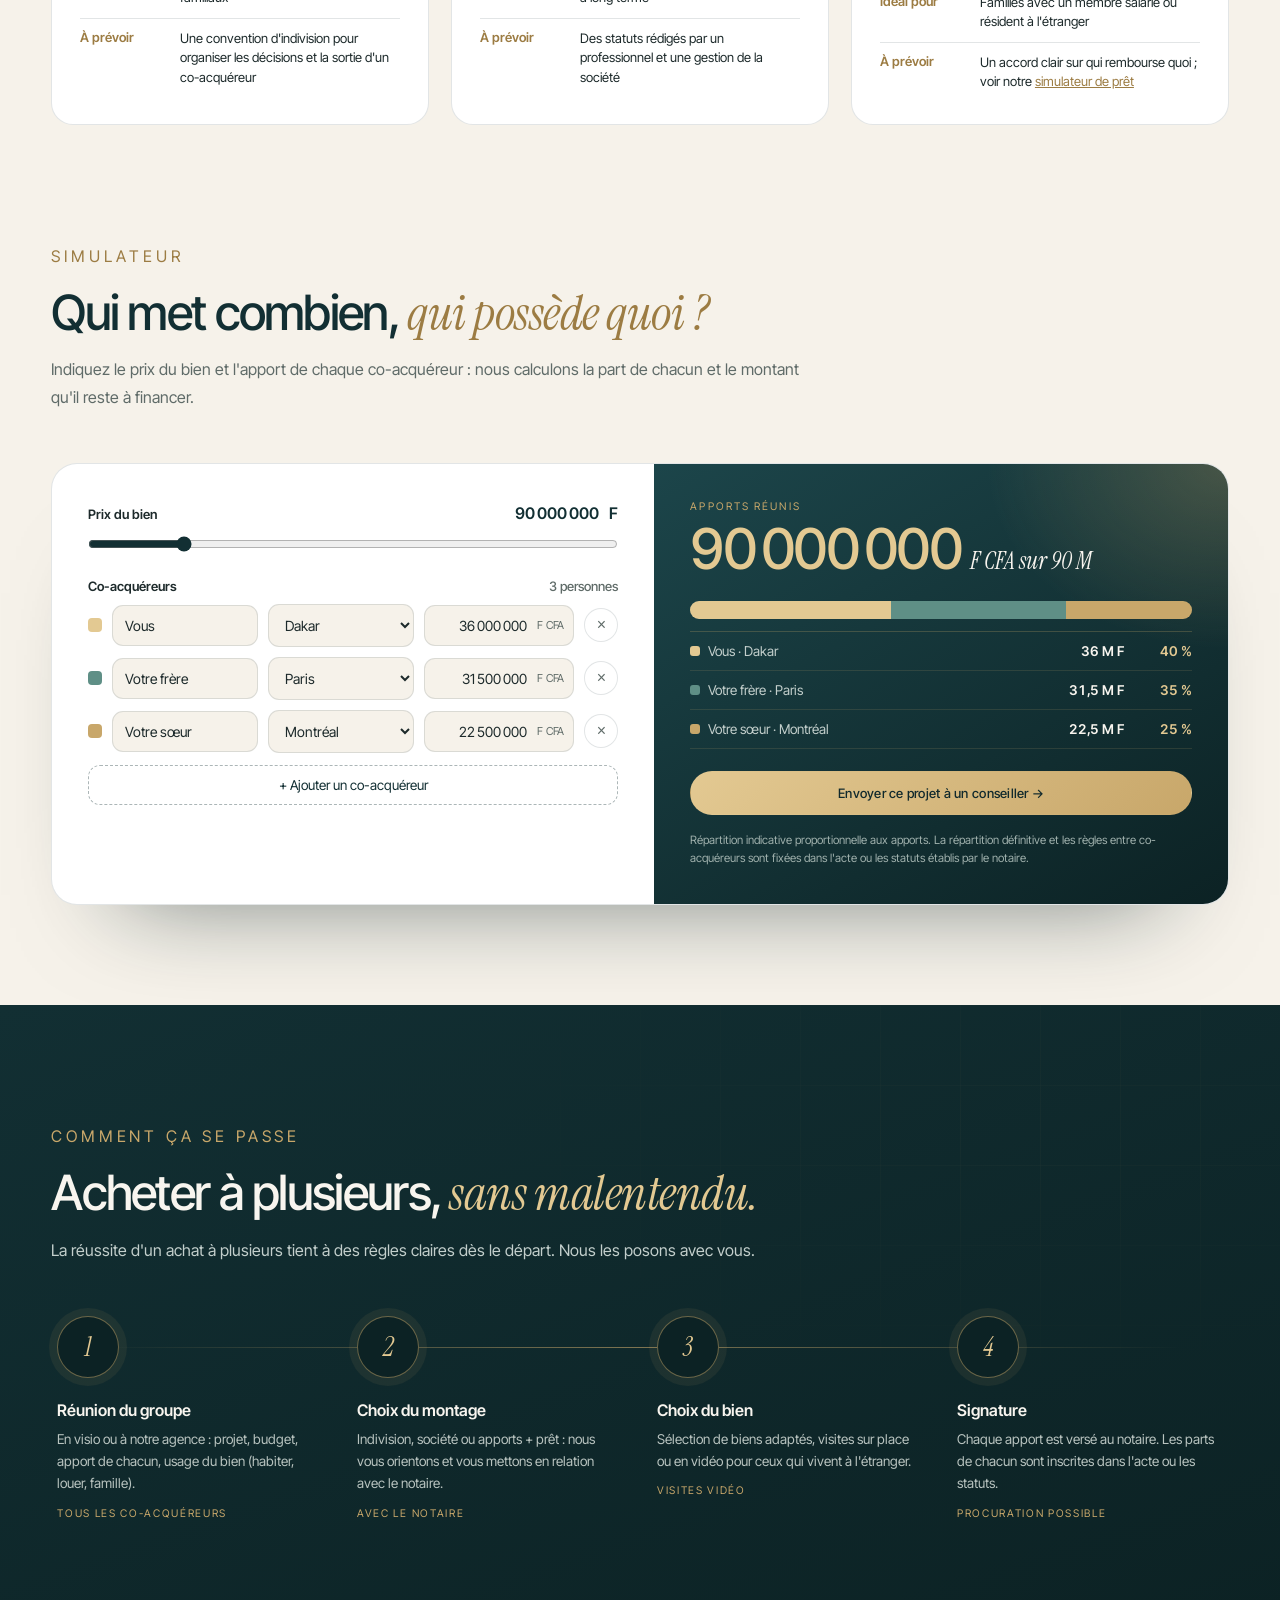
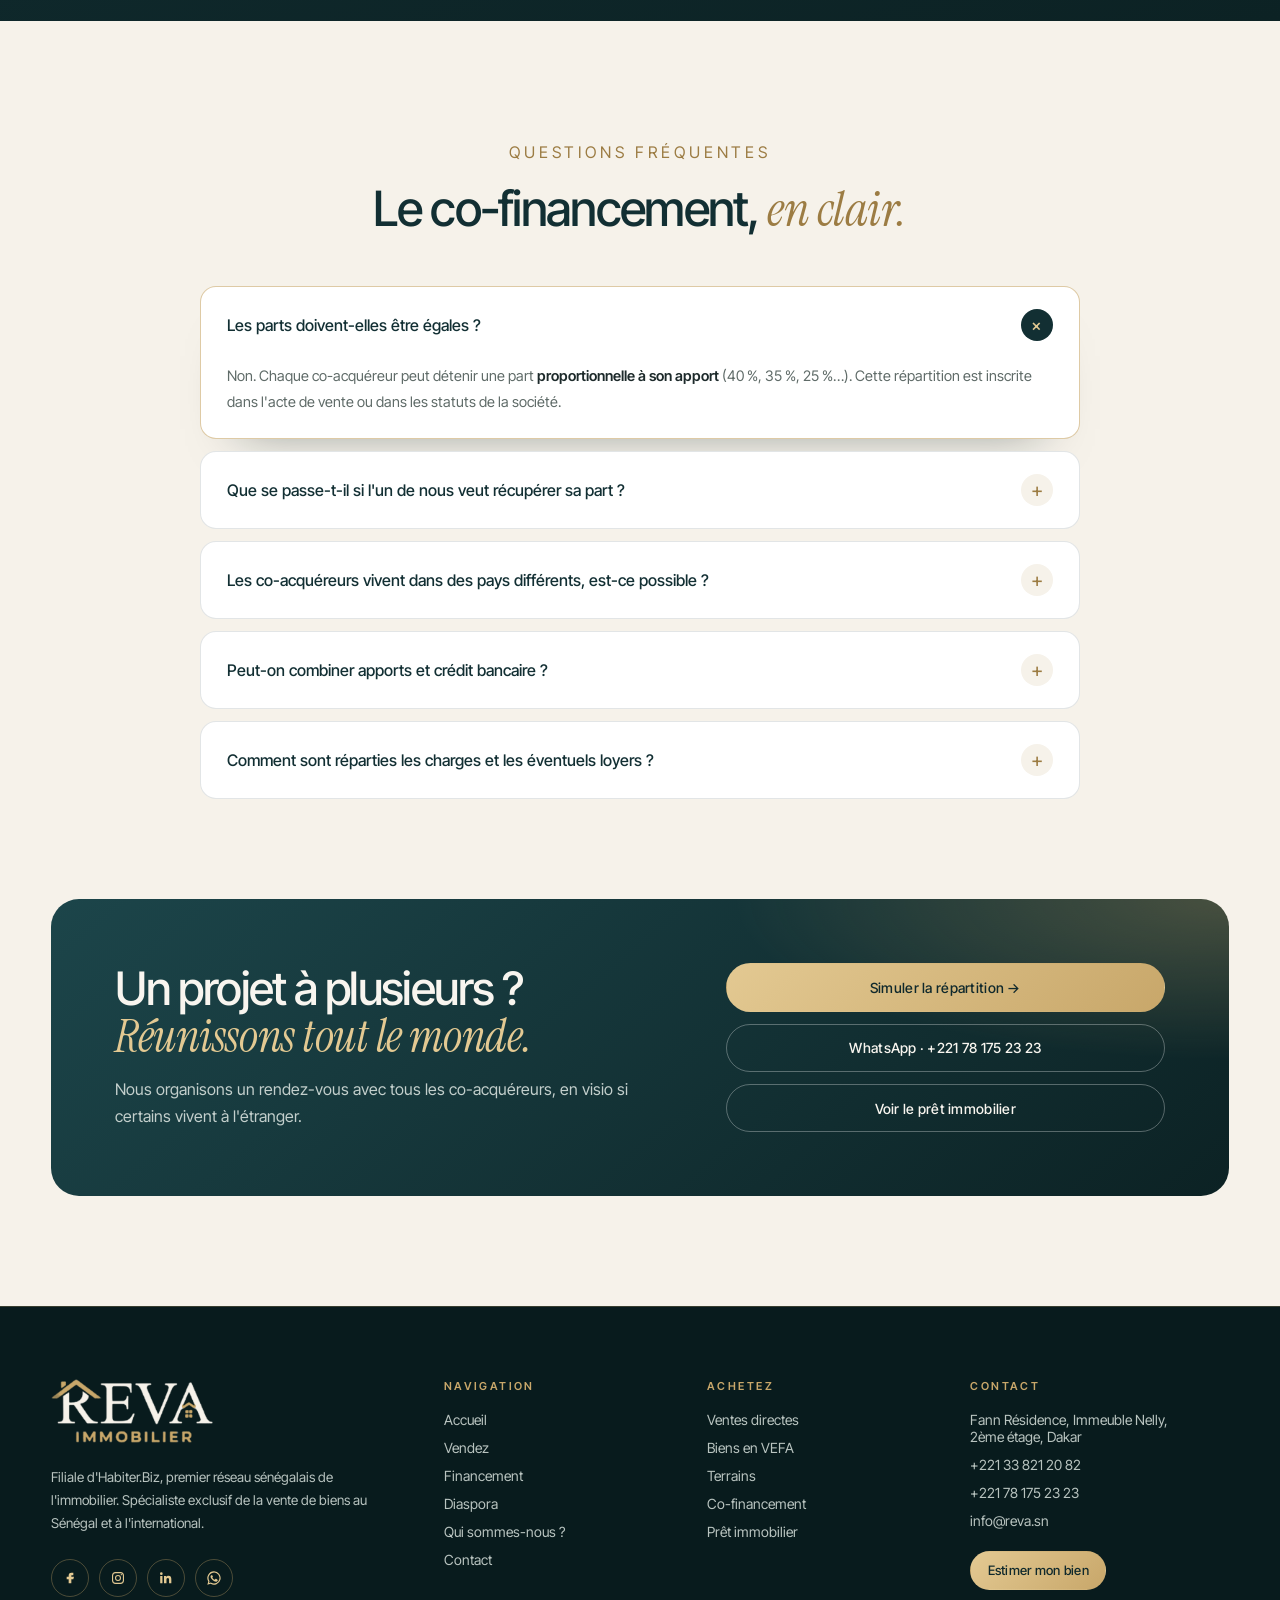
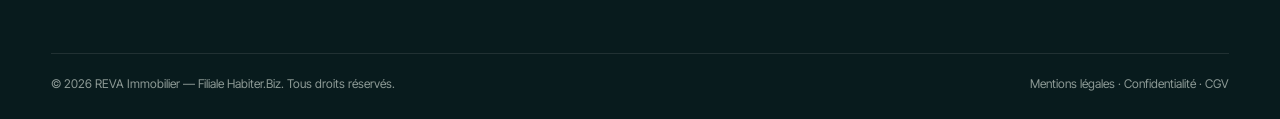
<file: co-financement.html>
<!DOCTYPE html>
<html lang="fr">
<head>
  <meta charset="utf-8" />
  <meta name="viewport" content="width=device-width, initial-scale=1" />
  <title>Co-financement — Acheter à plusieurs au Sénégal | REVA Immobilier</title>
  <meta name="description" content="Achetez un bien à plusieurs au Sénégal : famille, diaspora, associés. Simulez la répartition des apports ; REVA organise l'achat et l'inscription des parts chez le notaire." />
  <meta property="og:title" content="Co-financement — Acheter à plusieurs au Sénégal | REVA Immobilier" />
  <meta property="og:description" content="Achetez un bien à plusieurs au Sénégal : famille, diaspora, associés. Simulez la répartition des apports ; REVA organise l'achat et l'inscription des parts chez le notaire." />
  <meta property="og:type" content="website" />
  <link rel="preconnect" href="https://fonts.googleapis.com" />
  <link rel="preconnect" href="https://fonts.gstatic.com" crossorigin />
  <link href="https://fonts.googleapis.com/css2?family=Instrument+Serif:ital@0;1&family=Inter+Tight:wght@300;400;500;600;700&display=swap" rel="stylesheet" />
  <link rel="stylesheet" href="styles.css?v=20261125b" />
  <link rel="stylesheet" href="catalogue.css?v=20261125b" />
  <link rel="stylesheet" href="pages.css?v=20261125b" />
</head>
<body class="cat" data-page="cofi">

  <!-- ============ NAV ============ -->
  <header class="nav">
    <a href="index.html" class="brand"><img src="assets/logo-reva.png" alt="REVA Immobilier" /></a>
    <nav class="links">
      <a href="index.html">Accueil</a>
      <div class="dd">
        <a href="ventes-directes.html">Achetez <i class="caret"></i></a>
        <div class="dd-menu">
          <a href="ventes-directes.html">Ventes directes</a>
          <a href="biens-en-vefa.html">Biens en VEFA</a>
          <a href="terrains.html">Terrains</a>
        </div>
      </div>
      <a href="vendez.html">Vendez</a>
      <div class="dd">
        <a href="pret-immobilier.html" class="on">Financement <i class="caret"></i></a>
        <div class="dd-menu">
          <a href="co-financement.html" class="on">Co-financement</a>
          <a href="pret-immobilier.html">Prêt immobilier</a>
        </div>
      </div>
      <a href="diaspora.html">Diaspora</a>
      <a href="index.html#studio">Qui sommes-nous ?</a>
      <a href="index.html#contact">Contact</a>
    </nav>
    <div class="nav-right">
      <span class="lang"><b>FR</b> / EN</span>
      <a href="#repartition" class="btn btn-gold">Simuler la répartition</a>
      <button class="burger" id="burger" type="button" aria-label="Ouvrir le menu"><svg viewBox="0 0 24 24" fill="none" stroke="currentColor" stroke-width="1.8" stroke-linecap="round"><path d="M4 7h16M4 12h16M4 17h16"/></svg></button>
    </div>
  </header>

  <nav class="m-menu" id="m-menu" aria-label="Menu mobile">
    <button class="burger close" id="m-close" type="button" aria-label="Fermer le menu"><svg viewBox="0 0 24 24" fill="none" stroke="currentColor" stroke-width="1.8" stroke-linecap="round"><path d="M6 6l12 12M18 6L6 18"/></svg></button>
    <a href="index.html">Accueil</a>
    <a href="ventes-directes.html">Achetez</a>
    <a class="sub" href="ventes-directes.html">Ventes directes</a>
    <a class="sub" href="biens-en-vefa.html">Biens en VEFA</a>
    <a class="sub" href="terrains.html">Terrains</a>
    <a href="vendez.html">Vendez</a>
    <a href="pret-immobilier.html">Financement</a>
    <a class="sub on" href="co-financement.html">Co-financement</a>
    <a class="sub" href="pret-immobilier.html">Prêt immobilier</a>
    <a href="diaspora.html">Diaspora</a>
    <a href="index.html#studio">Qui sommes-nous ?</a>
    <a href="index.html#contact">Contact</a>
  </nav>

  <!-- ============ HERO : maison partagée en quotes-parts (fond clair) ============ -->
  <section class="k-hero">
    <div class="container k-grid">
      <div>
        <nav class="crumbs" aria-label="Fil d'Ariane"><a href="index.html">Accueil</a><span>/</span><a href="pret-immobilier.html">Financement</a><span>/</span><b>Co-financement</b></nav>
        <p class="k-kicker"><span>Co-financement</span><span>Acheter à plusieurs</span></p>
        <h1>Seul, c'est un rêve.<br/><em>Ensemble, c'est un toit.</em></h1>
        <p class="k-lead">Famille, frères et sœurs de la diaspora, amis ou associés : réunissez vos apports pour acheter un bien que chacun aurait eu du mal à financer seul. REVA organise l'achat et fait inscrire la part de chacun chez le notaire.</p>
        <div class="hero-cta">
          <a href="#repartition" class="btn btn-gold btn-lg">Simuler la répartition ↓</a>
          <a href="https://wa.me/221781752323?text=Bonjour%20REVA%2C%20nous%20souhaitons%20acheter%20%C3%A0%20plusieurs." target="_blank" rel="noopener" class="btn btn-line btn-lg">Parler à un conseiller</a>
        </div>
      </div>

      <div class="k-art" aria-hidden="true">
        <svg viewBox="0 0 400 360">
          <defs>
            <clipPath id="house"><path d="M200 18 L22 168 H52 V340 H348 V168 H378 Z"/></clipPath>
          </defs>
          <path d="M200 18 L22 168 H52 V340 H348 V168 H378 Z" fill="#fffdf8"/>
          <g clip-path="url(#house)">
            <rect class="k-share" x="0" y="0" width="160" height="360" fill="#122f33" style="animation-delay:.5s"/>
            <rect class="k-share" x="160" y="0" width="140" height="360" fill="#c8a76a" style="animation-delay:1s"/>
            <rect class="k-share" x="300" y="0" width="100" height="360" fill="#5f8f86" style="animation-delay:1.5s"/>
          </g>
          <path d="M200 18 L22 168 H52 V340 H348 V168 H378 Z" fill="none" stroke="#122f33" stroke-width="3" stroke-linejoin="round"/>
          <line x1="160" y1="58" x2="160" y2="340" stroke="#fffdf8" stroke-width="3" stroke-dasharray="6 6"/>
          <line x1="300" y1="140" x2="300" y2="340" stroke="#fffdf8" stroke-width="3" stroke-dasharray="6 6"/>
          <rect x="176" y="250" width="48" height="90" rx="4" fill="#fffdf8" opacity=".92"/>
          <rect x="84" y="210" width="44" height="44" rx="4" fill="#fffdf8" opacity=".25"/>
          <rect x="272" y="210" width="44" height="44" rx="4" fill="#fffdf8" opacity=".35"/>
          <circle cx="200" cy="112" r="16" fill="#fffdf8" opacity=".3"/>
          <line x1="10" y1="340" x2="390" y2="340" stroke="#122f33" stroke-width="3" stroke-linecap="round"/>
        </svg>
        <div class="k-chip" style="left:-6%;top:44%;animation-delay:.9s"><i style="background:#122f33;color:#e3c992">V</i><div><small>Vous · Dakar</small><b>40 %<em>36 M</em></b></div></div>
        <div class="k-chip" style="right:-4%;top:12%;animation-delay:1.4s"><i style="background:#c8a76a;color:#0c2224">F</i><div><small>Votre frère · Paris</small><b>35 %<em>31,5 M</em></b></div></div>
        <div class="k-chip" style="right:-8%;top:62%;animation-delay:1.9s"><i style="background:#5f8f86;color:#fff">S</i><div><small>Votre sœur · Montréal</small><b>25 %<em>22,5 M</em></b></div></div>
        <div class="k-total">Villa à 90 M F CFA · 3 propriétaires</div>
      </div>
    </div>
  </section>

  <!-- ============ AVANTAGES ============ -->
  <section class="perks"><div class="container">
    <article class="perk rv"><span class="ico">◎</span><div><h3>Un budget plus grand</h3><p>En réunissant plusieurs apports, vous accédez à des biens mieux situés ou plus grands.</p></div></article>
    <article class="perk rv"><span class="ico">✦</span><div><h3>La part de chacun écrite</h3><p>La répartition et les règles entre co-acquéreurs sont fixées chez le notaire, dès le départ.</p></div></article>
    <article class="perk rv"><span class="ico">⌂</span><div><h3>Ici et à l'étranger</h3><p>Chacun participe depuis là où il vit : visites vidéo, signature par procuration, paiement via le notaire.</p></div></article>
  </div></section>

  <!-- ============ FORMULES ============ -->
  <section class="sec">
    <div class="container">
      <div class="sec-head rv">
        <p class="eyebrow">Les formules</p>
        <h2>Trois façons <em>d'acheter ensemble.</em></h2>
        <p>Le bon montage dépend de votre projet et de vos relations : nous vous aidons à choisir avec le notaire.</p>
      </div>
      <div class="forms3">
        <article class="form3 rv"><span class="num">1</span><span class="tag">Le plus simple</span><h3>L'achat en indivision</h3>
          <p>Chacun devient propriétaire d'une part du bien, à hauteur de son apport, inscrite dans l'acte de vente.</p>
          <dl><div><dt>Idéal pour</dt><dd>Couples, frères et sœurs, petits groupes familiaux</dd></div><div><dt>À prévoir</dt><dd>Une convention d'indivision pour organiser les décisions et la sortie d'un co-acquéreur</dd></div></dl></article>
        <article class="form3 rv"><span class="num">2</span><span class="tag">Le plus encadré</span><h3>La société civile immobilière</h3>
          <p>Les co-acquéreurs créent une société qui achète le bien ; chacun détient des parts sociales.</p>
          <dl><div><dt>Idéal pour</dt><dd>Investissement locatif, associés, projets à long terme</dd></div><div><dt>À prévoir</dt><dd>Des statuts rédigés par un professionnel et une gestion de la société</dd></div></dl></article>
        <article class="form3 rv"><span class="num">3</span><span class="tag">Le plus souple</span><h3>Apports + prêt bancaire</h3>
          <p>Les proches réunissent l'apport, et un ou plusieurs co-acquéreurs empruntent le reste auprès d'une banque.</p>
          <dl><div><dt>Idéal pour</dt><dd>Familles avec un membre salarié ou résident à l'étranger</dd></div><div><dt>À prévoir</dt><dd>Un accord clair sur qui rembourse quoi ; voir notre <a href="pret-immobilier.html" style="color:var(--gold-dark);text-decoration:underline">simulateur de prêt</a></dd></div></dl></article>
      </div>
    </div>
  </section>

  <!-- ============ SIMULATEUR DE RÉPARTITION ============ -->
  <section class="sec" id="repartition" style="padding-top:0;scroll-margin-top:70px">
    <div class="container">
      <div class="sec-head rv">
        <p class="eyebrow">Simulateur</p>
        <h2>Qui met combien, <em>qui possède quoi ?</em></h2>
        <p>Indiquez le prix du bien et l'apport de chaque co-acquéreur : nous calculons la part de chacun et le montant qu'il reste à financer.</p>
      </div>
      <div class="sim rv">
        <div class="sim-in">
          <div class="srow"><div class="srow-h"><label for="k-prix">Prix du bien</label><output><input id="k-prix-n" inputmode="numeric" /> F</output></div><input type="range" id="k-prix" min="5000000" max="500000000" step="1000000" value="90000000" /></div>
          <div class="srow" style="margin-bottom:10px"><div class="srow-h"><label>Co-acquéreurs</label><output id="k-n" style="font-size:13px;color:var(--soft);font-weight:500"></output></div></div>
          <div class="co-list" id="co-list"></div>
          <button type="button" class="co-add" id="co-add">+ Ajouter un co-acquéreur</button>
        </div>
        <div class="sim-out">
          <small>Apports réunis</small>
          <p class="sim-big" id="k-sum">—<span>F CFA</span></p>
          <div class="co-bar" id="co-bar"></div>
          <div class="co-shares" id="co-shares"></div>
          <p class="warn" id="co-warn"></p>
          <div class="sim-acts">
            <button type="button" class="btn btn-gold" id="co-send">Envoyer ce projet à un conseiller →</button>
            <a class="btn btn-line" id="co-loan" href="pret-immobilier.html#simulateur">Financer le reste par un prêt</a>
          </div>
          <p class="sim-note">Répartition indicative proportionnelle aux apports. La répartition définitive et les règles entre co-acquéreurs sont fixées dans l'acte ou les statuts établis par le notaire.</p>
        </div>
      </div>
    </div>
  </section>

  <!-- ============ SÉCURITÉ ============ -->
  <section class="sec dark">
    <div class="container">
      <div class="sec-head rv">
        <p class="eyebrow">Comment ça se passe</p>
        <h2>Acheter à plusieurs, <em>sans malentendu.</em></h2>
        <p>La réussite d'un achat à plusieurs tient à des règles claires dès le départ. Nous les posons avec vous.</p>
      </div>
      <div class="steps">
        <div class="step rv"><div class="n">1</div><h3>Réunion du groupe</h3><p>En visio ou à notre agence : projet, budget, apport de chacun, usage du bien (habiter, louer, famille).</p><small>Tous les co-acquéreurs</small></div>
        <div class="step rv"><div class="n">2</div><h3>Choix du montage</h3><p>Indivision, société ou apports + prêt : nous vous orientons et vous mettons en relation avec le notaire.</p><small>Avec le notaire</small></div>
        <div class="step rv"><div class="n">3</div><h3>Choix du bien</h3><p>Sélection de biens adaptés, visites sur place ou en vidéo pour ceux qui vivent à l'étranger.</p><small>Visites vidéo</small></div>
        <div class="step rv"><div class="n">4</div><h3>Signature</h3><p>Chaque apport est versé au notaire. Les parts de chacun sont inscrites dans l'acte ou les statuts.</p><small>Procuration possible</small></div>
      </div>
    </div>
  </section>

  <!-- ============ FAQ ============ -->
  <section class="sec">
    <div class="container">
      <div class="sec-head center rv">
        <p class="eyebrow">Questions fréquentes</p>
        <h2>Le co-financement, <em>en clair.</em></h2>
      </div>
      <div class="faq rv">
        <details open><summary>Les parts doivent-elles être égales ?</summary><div class="a">Non. Chaque co-acquéreur peut détenir une part <b>proportionnelle à son apport</b> (40 %, 35 %, 25 %…). Cette répartition est inscrite dans l'acte de vente ou dans les statuts de la société.</div></details>
        <details><summary>Que se passe-t-il si l'un de nous veut récupérer sa part ?</summary><div class="a">C'est pour cela qu'il faut prévoir des règles dès le départ : une <b>convention d'indivision</b> ou des statuts peuvent organiser le rachat de sa part par les autres, en priorité, à un prix fixé selon une méthode convenue.</div></details>
        <details><summary>Les co-acquéreurs vivent dans des pays différents, est-ce possible ?</summary><div class="a">Oui. Les visites se font en vidéo, les apports sont versés sur le compte du notaire et la signature peut se faire par <b>procuration notariée</b>. Voir notre page <a href="diaspora.html" style="color:var(--gold-dark);text-decoration:underline">Diaspora</a>.</div></details>
        <details><summary>Peut-on combiner apports et crédit bancaire ?</summary><div class="a">Oui. Le reste à financer peut être couvert par un prêt souscrit par un ou plusieurs co-acquéreurs. Simulez-le sur notre page <a href="pret-immobilier.html" style="color:var(--gold-dark);text-decoration:underline">Prêt immobilier</a>.</div></details>
        <details><summary>Comment sont réparties les charges et les éventuels loyers ?</summary><div class="a">En règle générale, au prorata des parts de chacun, sauf accord différent écrit entre vous. C'est un point à fixer dans la convention ou les statuts.</div></details>
      </div>
    </div>
  </section>

  <!-- ============ APPEL À L'ACTION ============ -->
  <section class="cta-band">
    <div class="container">
      <div class="cta-box rv">
        <div>
          <h2>Un projet à plusieurs ?<br/><em>Réunissons tout le monde.</em></h2>
          <p>Nous organisons un rendez-vous avec tous les co-acquéreurs, en visio si certains vivent à l'étranger.</p>
        </div>
        <div class="acts">
          <a class="btn btn-gold" href="#repartition">Simuler la répartition →</a>
          <a class="btn btn-line" href="https://wa.me/221781752323" target="_blank" rel="noopener">WhatsApp · +221 78 175 23 23</a>
          <a class="btn btn-line" href="pret-immobilier.html">Voir le prêt immobilier</a>
        </div>
      </div>
    </div>
  </section>

  <!-- ============ FOOTER ============ -->
  <footer class="site-footer">
    <div class="container footer-grid">
      <div class="f-brand">
        <img src="assets/logo-reva.png" alt="REVA Immobilier" />
        <p>Filiale d'Habiter.Biz, premier réseau sénégalais de l'immobilier. Spécialiste exclusif de la vente de biens au Sénégal et à l'international.</p>
        <div class="socials">
          <a href="#" aria-label="Facebook"><svg viewBox="0 0 24 24"><path d="M14 8h3V4h-3c-2.8 0-4 1.7-4 4.2V10H7v4h3v6h4v-6h3l1-4h-4V8.6c0-.4.3-.6.6-.6z"/></svg></a>
          <a href="#" aria-label="Instagram"><svg viewBox="0 0 24 24"><path d="M12 7.5A4.5 4.5 0 1 0 16.5 12 4.5 4.5 0 0 0 12 7.5zm0 7.4A2.9 2.9 0 1 1 14.9 12 2.9 2.9 0 0 1 12 14.9zM17 6a1 1 0 1 0 1 1 1 1 0 0 0-1-1zm4 2.2A5.6 5.6 0 0 0 15.8 3H8.2A5.6 5.6 0 0 0 3 8.2v7.6A5.6 5.6 0 0 0 8.2 21h7.6a5.6 5.6 0 0 0 5.2-5.2zM19.3 15.8a3.6 3.6 0 0 1-3.5 3.5H8.2a3.6 3.6 0 0 1-3.5-3.5V8.2a3.6 3.6 0 0 1 3.5-3.5h7.6a3.6 3.6 0 0 1 3.5 3.5z"/></svg></a>
          <a href="#" aria-label="LinkedIn"><svg viewBox="0 0 24 24"><path d="M5 3.5A2 2 0 1 1 5 7.5a2 2 0 0 1 0-4zM3.3 9h3.4v11H3.3zM9 9h3.3v1.5c.5-.9 1.7-1.8 3.4-1.8 3.6 0 4.3 2.4 4.3 5.4V20h-3.4v-5.2c0-1.3 0-2.9-1.8-2.9s-2.1 1.4-2.1 2.8V20H9z"/></svg></a>
          <a href="#" aria-label="WhatsApp"><svg viewBox="0 0 24 24"><path d="M12 2a10 10 0 0 0-8.6 15.1L2 22l5-1.3A10 10 0 1 0 12 2zm0 18.2a8.2 8.2 0 0 1-4.2-1.2l-.3-.2-3 .8.8-2.9-.2-.3A8.2 8.2 0 1 1 12 20.2zm4.5-6.1c-.2-.1-1.5-.7-1.7-.8s-.4-.1-.6.1-.7.8-.8 1-.3.2-.5.1a6.7 6.7 0 0 1-3.3-2.9c-.3-.4.3-.4.7-1.3a.5.5 0 0 0 0-.4l-.8-1.8c-.2-.5-.4-.4-.6-.4h-.5a1 1 0 0 0-.7.3 3 3 0 0 0-.9 2.2 5.2 5.2 0 0 0 1.1 2.7 11.8 11.8 0 0 0 4.5 4c1.7.7 2.3.8 3.2.6a2.7 2.7 0 0 0 1.8-1.2 2.2 2.2 0 0 0 .1-1.2c0-.1-.2-.2-.4-.3z"/></svg></a>
        </div>
      </div>
      <div>
        <h4>Navigation</h4>
        <ul>
          <li><a href="index.html">Accueil</a></li>
          <li><a href="vendez.html">Vendez</a></li>
          <li><a href="pret-immobilier.html">Financement</a></li>
          <li><a href="diaspora.html">Diaspora</a></li>
          <li><a href="index.html#studio">Qui sommes-nous ?</a></li>
          <li><a href="index.html#contact">Contact</a></li>
        </ul>
      </div>
      <div>
        <h4>Achetez</h4>
        <ul>
          <li><a href="ventes-directes.html">Ventes directes</a></li>
          <li><a href="biens-en-vefa.html">Biens en VEFA</a></li>
          <li><a href="terrains.html">Terrains</a></li>
          <li><a href="co-financement.html">Co-financement</a></li>
          <li><a href="pret-immobilier.html">Prêt immobilier</a></li>
        </ul>
      </div>
      <div>
        <h4>Contact</h4>
        <ul class="f-contact">
          <li>Fann Résidence, Immeuble Nelly,<br/>2ème étage, Dakar</li>
          <li><a href="tel:+221338212082">+221 33 821 20 82</a></li>
          <li><a href="tel:+221781752323">+221 78 175 23 23</a></li>
          <li><a href="mailto:info@reva.sn">info@reva.sn</a></li>
        </ul>
        <a href="vendez.html#estimation" class="btn btn-gold">Estimer mon bien</a>
      </div>
    </div>
    <div class="container footer-bottom">
      <span>© 2026 REVA Immobilier — Filiale Habiter.Biz. Tous droits réservés.</span>
      <span><a href="#">Mentions légales</a> · <a href="#">Confidentialité</a> · <a href="#">CGV</a></span>
    </div>
  </footer>

  <div class="toast" id="toast" role="status"></div>

  <script type="module" src="pages.js?v=20261125b"></script>
  <script src="menu.js?v=20261125b" defer></script>
</body>
</html>
</file>
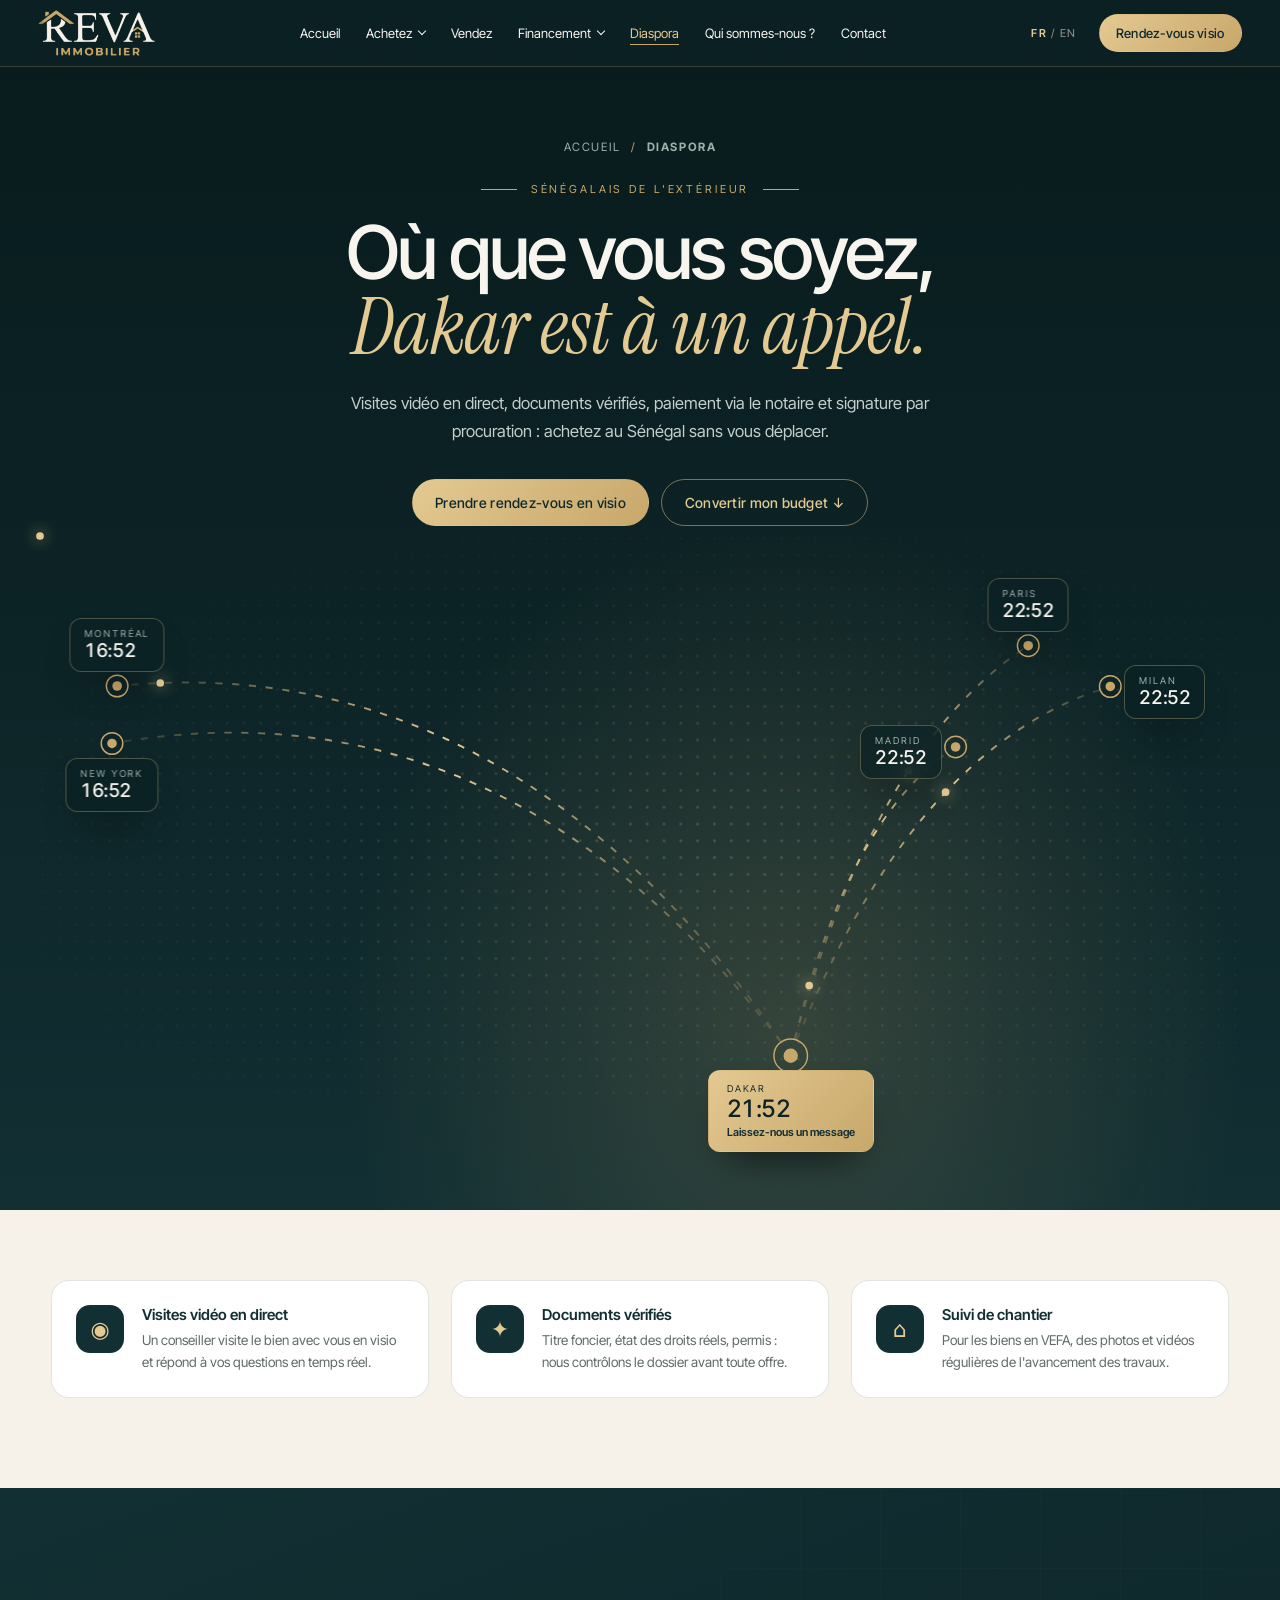
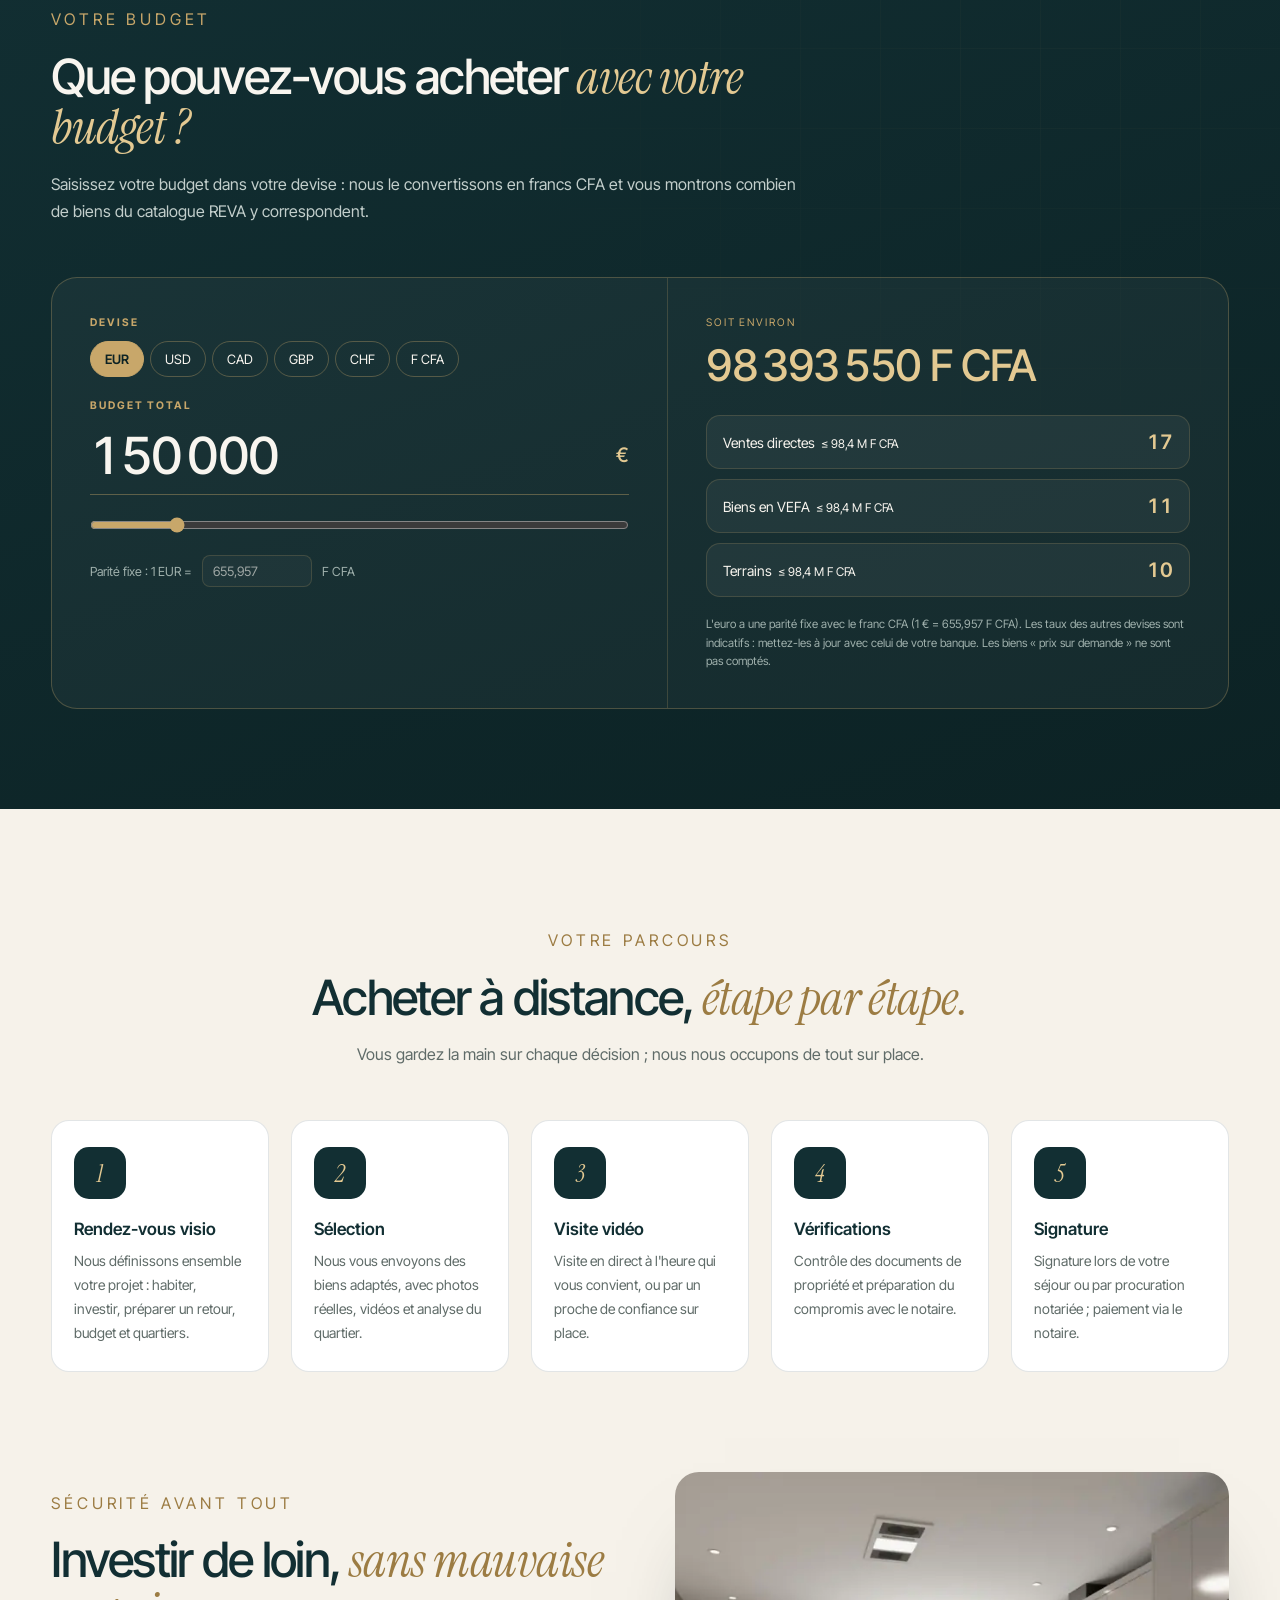
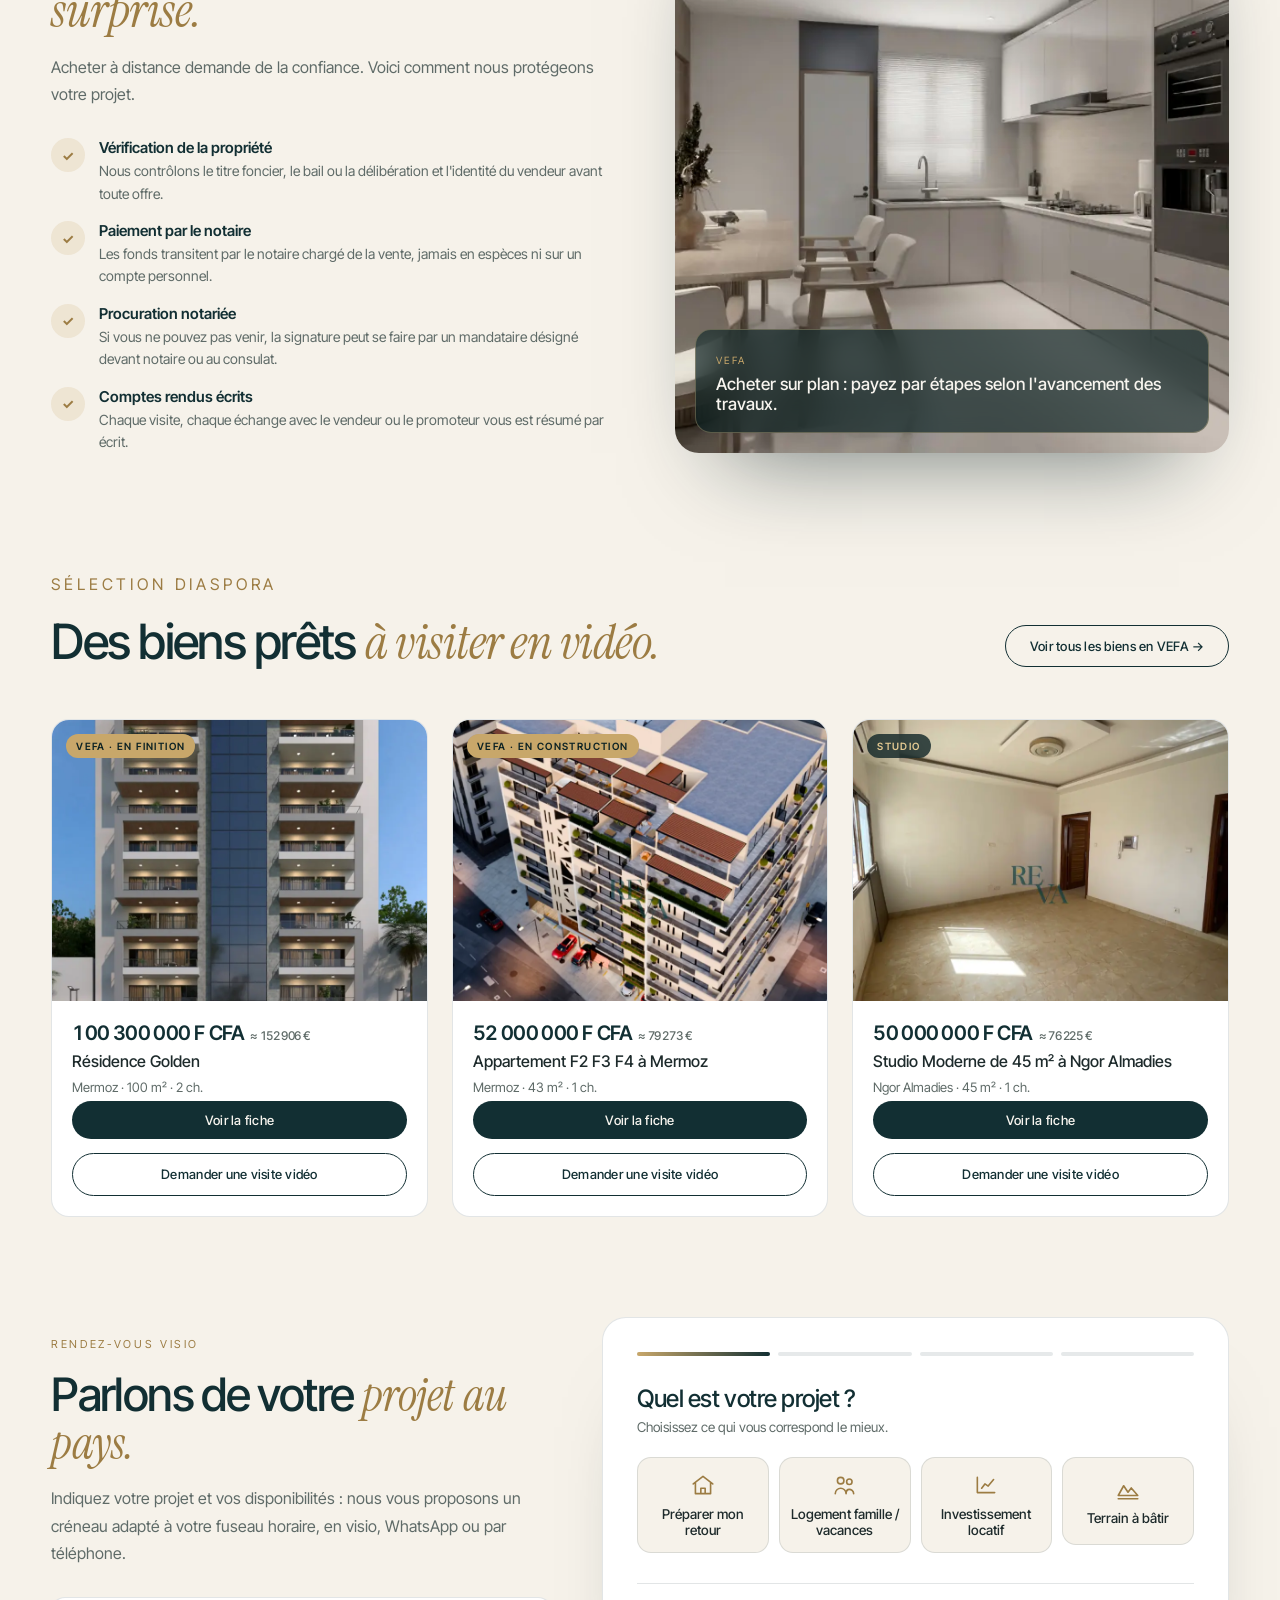
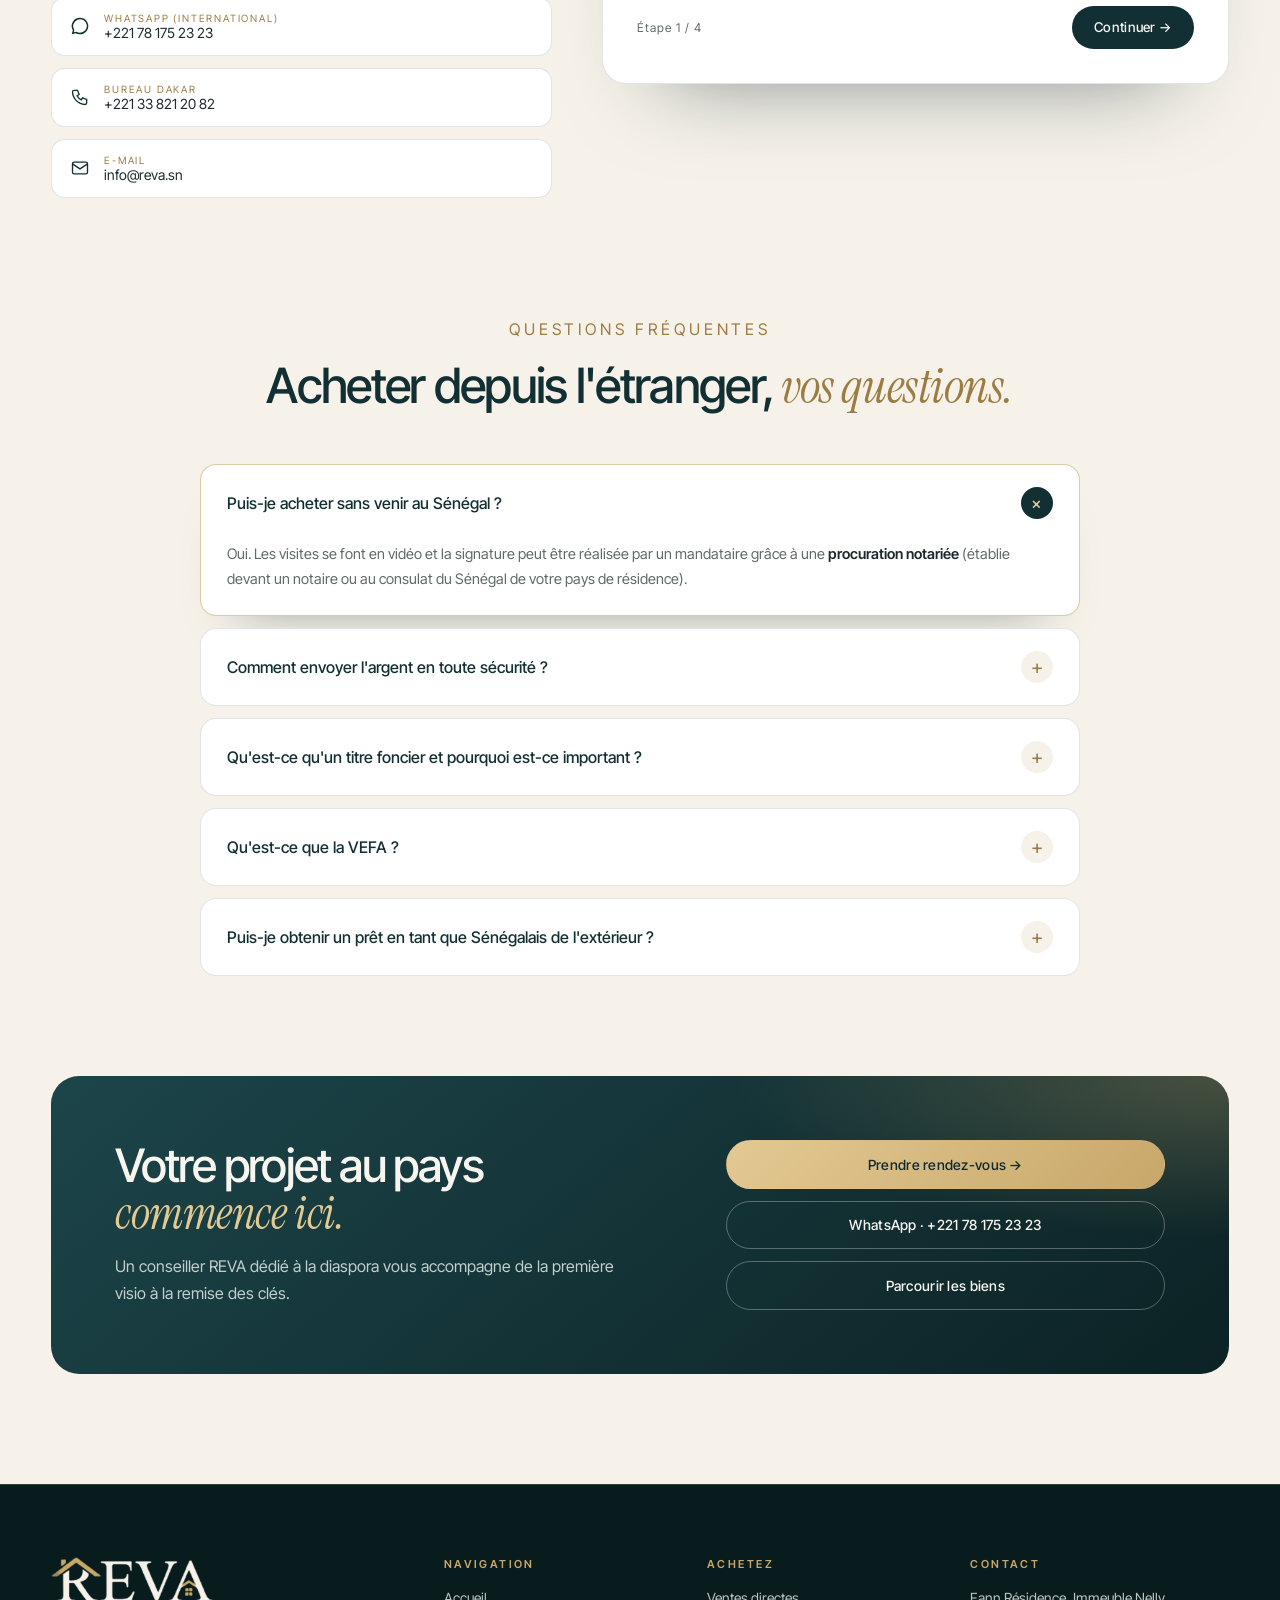
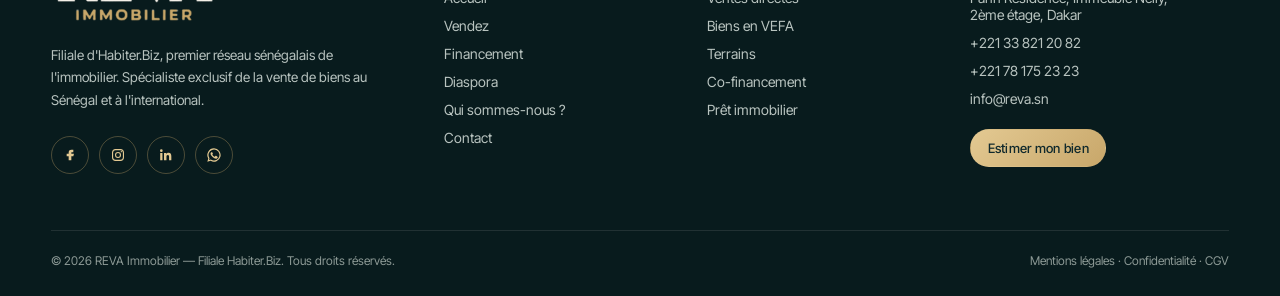
<file: diaspora.html>
<!DOCTYPE html>
<html lang="fr">
<head>
  <meta charset="utf-8" />
  <meta name="viewport" content="width=device-width, initial-scale=1" />
  <title>Diaspora — Acheter au Sénégal depuis l'étranger | REVA Immobilier</title>
  <meta name="description" content="Sénégalais de l'extérieur : achetez un appartement, une villa ou un terrain à Dakar sans vous déplacer. Visites vidéo, vérification juridique, signature par procuration. REVA, filiale d'Habiter.Biz." />
  <meta property="og:title" content="Diaspora — Acheter au Sénégal depuis l'étranger | REVA Immobilier" />
  <meta property="og:description" content="Visites vidéo, documents vérifiés, paiement via le notaire et signature par procuration : investissez au Sénégal depuis l'étranger avec REVA." />
  <meta property="og:type" content="website" />
  <link rel="preconnect" href="https://fonts.googleapis.com" />
  <link rel="preconnect" href="https://fonts.gstatic.com" crossorigin />
  <link href="https://fonts.googleapis.com/css2?family=Instrument+Serif:ital@0;1&family=Inter+Tight:wght@300;400;500;600;700&display=swap" rel="stylesheet" />
  <link rel="stylesheet" href="styles.css?v=20261125b" />
  <link rel="stylesheet" href="catalogue.css?v=20261125b" />
  <link rel="stylesheet" href="pages.css?v=20261125b" />
</head>
<body class="cat" data-page="diaspora">

  <!-- ============ NAV ============ -->
  <header class="nav">
    <a href="index.html" class="brand"><img src="assets/logo-reva.png" alt="REVA Immobilier" /></a>
    <nav class="links">
      <a href="index.html">Accueil</a>
      <div class="dd">
        <a href="ventes-directes.html">Achetez <i class="caret"></i></a>
        <div class="dd-menu">
          <a href="ventes-directes.html">Ventes directes</a>
          <a href="biens-en-vefa.html">Biens en VEFA</a>
          <a href="terrains.html">Terrains</a>
        </div>
      </div>
      <a href="vendez.html">Vendez</a>
      <div class="dd">
        <a href="pret-immobilier.html">Financement <i class="caret"></i></a>
        <div class="dd-menu">
          <a href="co-financement.html">Co-financement</a>
          <a href="pret-immobilier.html">Prêt immobilier</a>
        </div>
      </div>
      <a href="diaspora.html" class="on">Diaspora</a>
      <a href="index.html#studio">Qui sommes-nous ?</a>
      <a href="index.html#contact">Contact</a>
    </nav>
    <div class="nav-right">
      <span class="lang"><b>FR</b> / EN</span>
      <a href="#rdv" class="btn btn-gold">Rendez-vous visio</a>
      <button class="burger" id="burger" type="button" aria-label="Ouvrir le menu"><svg viewBox="0 0 24 24" fill="none" stroke="currentColor" stroke-width="1.8" stroke-linecap="round"><path d="M4 7h16M4 12h16M4 17h16"/></svg></button>
    </div>
  </header>

  <nav class="m-menu" id="m-menu" aria-label="Menu mobile">
    <button class="burger close" id="m-close" type="button" aria-label="Fermer le menu"><svg viewBox="0 0 24 24" fill="none" stroke="currentColor" stroke-width="1.8" stroke-linecap="round"><path d="M6 6l12 12M18 6L6 18"/></svg></button>
    <a href="index.html">Accueil</a>
    <a href="ventes-directes.html">Achetez</a>
    <a class="sub" href="ventes-directes.html">Ventes directes</a>
    <a class="sub" href="biens-en-vefa.html">Biens en VEFA</a>
    <a class="sub" href="terrains.html">Terrains</a>
    <a href="vendez.html">Vendez</a>
    <a href="pret-immobilier.html">Financement</a>
    <a class="sub" href="co-financement.html">Co-financement</a>
    <a class="sub" href="pret-immobilier.html">Prêt immobilier</a>
    <a href="diaspora.html" class="on">Diaspora</a>
    <a href="index.html#studio">Qui sommes-nous ?</a>
    <a href="index.html#contact">Contact</a>
  </nav>

  <!-- ============ HERO : carte des liaisons Dakar ↔ diaspora ============ -->
  <section class="d-hero">
    <div class="container d-head">
      <nav class="crumbs" aria-label="Fil d'Ariane"><a href="index.html">Accueil</a><span>/</span><b>Diaspora</b></nav>
      <p class="d-kicker">Sénégalais de l'extérieur</p>
      <h1>Où que vous soyez,<br/><em>Dakar est à un appel.</em></h1>
      <p class="d-lead">Visites vidéo en direct, documents vérifiés, paiement via le notaire et signature par procuration : achetez au Sénégal sans vous déplacer.</p>
      <div class="hero-cta d-cta">
        <a href="#rdv" class="btn btn-gold btn-lg">Prendre rendez-vous en visio</a>
        <a href="#budget" class="btn btn-line btn-lg">Convertir mon budget ↓</a>
      </div>
    </div>

    <div class="d-map" aria-label="Heures locales à Dakar et dans la diaspora">
      <svg viewBox="0 0 1000 470" preserveAspectRatio="xMidYMid meet" id="d-svg">
        <defs>
          <pattern id="dots" width="14" height="14" patternUnits="userSpaceOnUse"><circle cx="2" cy="2" r="1.2" fill="rgba(227,201,146,.22)"/></pattern>
          <radialGradient id="fade" cx="55%" cy="55%" r="65%"><stop offset="0" stop-color="#fff"/><stop offset="1" stop-color="#000"/></radialGradient>
          <mask id="m"><rect width="1000" height="470" fill="url(#fade)"/></mask>
          <linearGradient id="arc" x1="0" x2="1"><stop offset="0" stop-color="#c8a76a" stop-opacity=".15"/><stop offset=".5" stop-color="#e3c992"/><stop offset="1" stop-color="#c8a76a" stop-opacity=".15"/></linearGradient>
        </defs>
        <rect width="1000" height="470" fill="url(#dots)" mask="url(#m)"/>
        <g id="d-arcs"></g>
        <g id="d-cities"></g>
      </svg>
    </div>
  </section>

  <!-- ============ AVANTAGES ============ -->
  <section class="perks"><div class="container">
    <article class="perk rv"><span class="ico">◉</span><div><h3>Visites vidéo en direct</h3><p>Un conseiller visite le bien avec vous en visio et répond à vos questions en temps réel.</p></div></article>
    <article class="perk rv"><span class="ico">✦</span><div><h3>Documents vérifiés</h3><p>Titre foncier, état des droits réels, permis : nous contrôlons le dossier avant toute offre.</p></div></article>
    <article class="perk rv"><span class="ico">⌂</span><div><h3>Suivi de chantier</h3><p>Pour les biens en VEFA, des photos et vidéos régulières de l'avancement des travaux.</p></div></article>
  </div></section>

  <!-- ============ CONVERTISSEUR ============ -->
  <section class="sec dark" id="budget" style="margin-top:80px;scroll-margin-top:70px">
    <div class="container">
      <div class="sec-head rv">
        <p class="eyebrow">Votre budget</p>
        <h2>Que pouvez-vous acheter <em>avec votre budget ?</em></h2>
        <p>Saisissez votre budget dans votre devise : nous le convertissons en francs CFA et vous montrons combien de biens du catalogue REVA y correspondent.</p>
      </div>
      <div class="conv rv">
        <div class="conv-in">
          <span class="lbl">Devise</span>
          <div class="cur-tabs" id="cur-tabs"></div>
          <span class="lbl">Budget total</span>
          <div class="amount"><input id="c-amount" inputmode="numeric" aria-label="Montant du budget" /><b id="c-sym">€</b></div>
          <input type="range" id="c-range" min="0" aria-label="Ajuster le budget" />
          <div class="rate"><span id="c-rate-l"></span><input id="c-rate" aria-label="Taux de change" /><span>F CFA</span></div>
        </div>
        <div class="conv-out">
          <small>Soit environ</small>
          <p class="fcfa" id="c-fcfa">—</p>
          <div class="match" id="c-match"></div>
          <p class="note">L'euro a une parité fixe avec le franc CFA (1 € = 655,957 F CFA). Les taux des autres devises sont indicatifs : mettez-les à jour avec celui de votre banque. Les biens « prix sur demande » ne sont pas comptés.</p>
        </div>
      </div>
    </div>
  </section>

  <!-- ============ PARCOURS ============ -->
  <section class="sec">
    <div class="container">
      <div class="sec-head center rv">
        <p class="eyebrow">Votre parcours</p>
        <h2>Acheter à distance, <em>étape par étape.</em></h2>
        <p>Vous gardez la main sur chaque décision ; nous nous occupons de tout sur place.</p>
      </div>
      <div class="feats five" id="parcours">
        <article class="feat rv"><div class="ico" style="font-family:var(--serif);font-style:italic;font-size:24px">1</div><h3>Rendez-vous visio</h3><p>Nous définissons ensemble votre projet : habiter, investir, préparer un retour, budget et quartiers.</p></article>
        <article class="feat rv"><div class="ico" style="font-family:var(--serif);font-style:italic;font-size:24px">2</div><h3>Sélection</h3><p>Nous vous envoyons des biens adaptés, avec photos réelles, vidéos et analyse du quartier.</p></article>
        <article class="feat rv"><div class="ico" style="font-family:var(--serif);font-style:italic;font-size:24px">3</div><h3>Visite vidéo</h3><p>Visite en direct à l'heure qui vous convient, ou par un proche de confiance sur place.</p></article>
        <article class="feat rv"><div class="ico" style="font-family:var(--serif);font-style:italic;font-size:24px">4</div><h3>Vérifications</h3><p>Contrôle des documents de propriété et préparation du compromis avec le notaire.</p></article>
        <article class="feat rv"><div class="ico" style="font-family:var(--serif);font-style:italic;font-size:24px">5</div><h3>Signature</h3><p>Signature lors de votre séjour ou par procuration notariée ; paiement via le notaire.</p></article>
      </div>
    </div>
  </section>

  <!-- ============ SÉCURITÉ ============ -->
  <section class="sec" style="padding-top:0">
    <div class="container split">
      <div class="rv">
        <div class="sec-head" style="margin-bottom:0">
          <p class="eyebrow">Sécurité avant tout</p>
          <h2>Investir de loin, <em>sans mauvaise surprise.</em></h2>
          <p>Acheter à distance demande de la confiance. Voici comment nous protégeons votre projet.</p>
        </div>
        <ul class="checklist">
          <li><i>✓</i><div><b>Vérification de la propriété</b><span>Nous contrôlons le titre foncier, le bail ou la délibération et l'identité du vendeur avant toute offre.</span></div></li>
          <li><i>✓</i><div><b>Paiement par le notaire</b><span>Les fonds transitent par le notaire chargé de la vente, jamais en espèces ni sur un compte personnel.</span></div></li>
          <li><i>✓</i><div><b>Procuration notariée</b><span>Si vous ne pouvez pas venir, la signature peut se faire par un mandataire désigné devant notaire ou au consulat.</span></div></li>
          <li><i>✓</i><div><b>Comptes rendus écrits</b><span>Chaque visite, chaque échange avec le vendeur ou le promoteur vous est résumé par écrit.</span></div></li>
        </ul>
      </div>
      <div class="split-media rv">
        <img src="assets/biens/25429-3.webp" alt="Résidence en VEFA à Mermoz" loading="lazy" />
        <div class="tag"><small>VEFA</small><b>Acheter sur plan : payez par étapes selon l'avancement des travaux.</b></div>
      </div>
    </div>
  </section>

  <!-- ============ SÉLECTION ============ -->
  <section class="sec" style="padding-top:0">
    <div class="container">
      <div class="sec-head rv" style="display:flex;justify-content:space-between;align-items:flex-end;gap:30px;max-width:none;flex-wrap:wrap">
        <div style="max-width:640px">
          <p class="eyebrow">Sélection diaspora</p>
          <h2>Des biens prêts <em>à visiter en vidéo.</em></h2>
        </div>
        <a class="btn btn-outline" href="biens-en-vefa.html">Voir tous les biens en VEFA →</a>
      </div>
      <div class="picks" id="picks" data-ids="25429,25371,25122"></div>
    </div>
  </section>

  <!-- ============ RENDEZ-VOUS ============ -->
  <section class="sec" id="rdv" style="padding-top:0;scroll-margin-top:70px">
    <div class="container wiz-wrap">
      <div class="wiz-side rv">
        <p class="eyebrow" style="color:var(--gold-dark)">Rendez-vous visio</p>
        <h2>Parlons de votre <em>projet au pays.</em></h2>
        <p>Indiquez votre projet et vos disponibilités : nous vous proposons un créneau adapté à votre fuseau horaire, en visio, WhatsApp ou par téléphone.</p>
        <div class="contact-lines">
          <a href="https://wa.me/221781752323" target="_blank" rel="noopener"><svg viewBox="0 0 24 24" fill="currentColor"><path d="M12 2a10 10 0 0 0-8.6 15.1L2 22l5-1.3A10 10 0 1 0 12 2zm0 18.2a8.2 8.2 0 0 1-4.2-1.2l-.3-.2-3 .8.8-2.9-.2-.3A8.2 8.2 0 1 1 12 20.2z"/></svg><span><small>WhatsApp (international)</small>+221 78 175 23 23</span></a>
          <a href="tel:+221338212082"><svg viewBox="0 0 24 24" fill="none" stroke="currentColor" stroke-width="1.6"><path d="M5 4h4l2 5-2.5 1.5a11 11 0 0 0 5 5L15 13l5 2v4a2 2 0 0 1-2 2A16 16 0 0 1 3 6a2 2 0 0 1 2-2z"/></svg><span><small>Bureau Dakar</small>+221 33 821 20 82</span></a>
          <a href="mailto:info@reva.sn"><svg viewBox="0 0 24 24" fill="none" stroke="currentColor" stroke-width="1.6"><rect x="3" y="5" width="18" height="14" rx="2"/><path d="M3 7l9 6 9-6"/></svg><span><small>E-mail</small>info@reva.sn</span></a>
        </div>
      </div>

      <form class="wiz rv" id="wiz-rdv" novalidate>
        <div class="wiz-prog"></div>

        <!-- 1. projet -->
        <div class="wiz-step">
          <h3>Quel est votre projet ?</h3>
          <p class="hint">Choisissez ce qui vous correspond le mieux.</p>
          <div class="opts" data-auto>
            <label class="opt"><input type="radio" name="projet" value="Résidence principale (retour au pays)" required /><span><svg viewBox="0 0 24 24"><path d="M3 11l9-7 9 7M5 10v10h14V10M10 20v-5h4v5"/></svg>Préparer mon retour</span></label>
            <label class="opt"><input type="radio" name="projet" value="Résidence secondaire / famille" /><span><svg viewBox="0 0 24 24"><circle cx="8" cy="8" r="3"/><circle cx="16" cy="9" r="2.5"/><path d="M3 20c0-3 2.5-5 5-5s5 2 5 5M13 20c0-2.5 1.5-4 3-4s4 1.5 4 4"/></svg>Logement famille / vacances</span></label>
            <label class="opt"><input type="radio" name="projet" value="Investissement locatif" /><span><svg viewBox="0 0 24 24"><path d="M4 19V5M4 19h16M8 15l3-4 3 2 5-6"/></svg>Investissement locatif</span></label>
            <label class="opt"><input type="radio" name="projet" value="Terrain pour construire" /><span><svg viewBox="0 0 24 24"><path d="M3 18l5-9 4 6 3-4 6 7z"/><path d="M3 21h18"/></svg>Terrain à bâtir</span></label>
          </div>
        </div>

        <!-- 2. budget -->
        <div class="wiz-step">
          <h3>Budget et financement</h3>
          <p class="hint">Une fourchette suffit, nous affinerons ensemble.</p>
          <span class="lbl">Budget</span>
          <div class="opts sm">
            <label class="opt"><input type="radio" name="budget" value="Moins de 50 M F CFA (≈ 76 000 €)" /><span>&lt; 50 M</span></label>
            <label class="opt"><input type="radio" name="budget" value="50 à 100 M F CFA (≈ 76 000 – 152 000 €)" checked /><span>50 – 100 M</span></label>
            <label class="opt"><input type="radio" name="budget" value="100 à 200 M F CFA (≈ 152 000 – 305 000 €)" /><span>100 – 200 M</span></label>
            <label class="opt"><input type="radio" name="budget" value="Plus de 200 M F CFA (≈ 305 000 €)" /><span>&gt; 200 M</span></label>
          </div>
          <span class="lbl">Financement</span>
          <div class="opts sm">
            <label class="opt"><input type="radio" name="fin" value="Fonds propres" checked /><span>Fonds propres</span></label>
            <label class="opt"><input type="radio" name="fin" value="Prêt bancaire" /><span>Prêt bancaire</span></label>
            <label class="opt"><input type="radio" name="fin" value="Paiement échelonné (VEFA)" /><span>Échelonné (VEFA)</span></label>
            <label class="opt"><input type="radio" name="fin" value="Je ne sais pas encore" /><span>À définir</span></label>
          </div>
        </div>

        <!-- 3. disponibilités -->
        <div class="wiz-step">
          <h3>Où et quand vous joindre ?</h3>
          <p class="hint">Nous adaptons le rendez-vous à votre heure locale.</p>
          <div class="fields">
            <label class="field"><span>Pays de résidence *</span><select name="pays" required><option value="">Choisir…</option><option>France</option><option>Italie</option><option>Espagne</option><option>Belgique</option><option>Allemagne</option><option>Royaume-Uni</option><option>États-Unis</option><option>Canada</option><option>Suisse</option><option>Côte d'Ivoire</option><option>Maroc</option><option>Autre</option></select></label>
            <label class="field"><span>Fuseau horaire</span><input name="tz" id="rdv-tz" /></label>
            <label class="field"><span>Créneau préféré</span><select name="creneau"><option>Matin</option><option>Midi</option><option>Après-midi</option><option>Soir</option><option>Week-end</option></select></label>
            <label class="field"><span>À partir du</span><input name="date" type="date" /></label>
          </div>
          <span class="lbl" style="margin-top:20px">Canal</span>
          <div class="opts sm">
            <label class="opt"><input type="radio" name="canal" value="Appel vidéo WhatsApp" checked /><span>WhatsApp vidéo</span></label>
            <label class="opt"><input type="radio" name="canal" value="Google Meet / Zoom" /><span>Meet / Zoom</span></label>
            <label class="opt"><input type="radio" name="canal" value="Téléphone" /><span>Téléphone</span></label>
          </div>
        </div>

        <!-- 4. coordonnées -->
        <div class="wiz-step">
          <h3>Vos coordonnées</h3>
          <p class="hint">Nous vous confirmons le rendez-vous par WhatsApp ou par e-mail.</p>
          <div class="fields">
            <label class="field full"><span>Nom et prénom *</span><input name="nom" autocomplete="name" required /></label>
            <label class="field"><span>Téléphone / WhatsApp *</span><input name="tel" type="tel" autocomplete="tel" placeholder="+33 6 00 00 00 00" required /></label>
            <label class="field"><span>E-mail</span><input name="email" type="email" autocomplete="email" /></label>
            <label class="field full"><span>Message</span><textarea name="msg" placeholder="Quartiers souhaités, nombre de chambres, date de votre prochain séjour…"></textarea></label>
          </div>
          <label class="consent"><input type="checkbox" name="ok" required /> J'accepte que REVA Immobilier utilise ces informations pour me recontacter au sujet de mon projet.</label>
        </div>

        <div class="wiz-nav">
          <button type="button" class="btn btn-outline" data-prev>← Retour</button>
          <span class="count-step"></span>
          <button type="button" class="btn btn-green" data-next>Continuer →</button>
          <button type="submit" class="btn btn-gold" data-send hidden>Demander mon rendez-vous</button>
        </div>
      </form>
    </div>
  </section>

  <!-- ============ FAQ ============ -->
  <section class="sec" style="padding-top:0">
    <div class="container">
      <div class="sec-head center rv">
        <p class="eyebrow">Questions fréquentes</p>
        <h2>Acheter depuis l'étranger, <em>vos questions.</em></h2>
      </div>
      <div class="faq rv">
        <details open><summary>Puis-je acheter sans venir au Sénégal ?</summary><div class="a">Oui. Les visites se font en vidéo et la signature peut être réalisée par un mandataire grâce à une <b>procuration notariée</b> (établie devant un notaire ou au consulat du Sénégal de votre pays de résidence).</div></details>
        <details><summary>Comment envoyer l'argent en toute sécurité ?</summary><div class="a">Les paiements se font <b>par virement sur le compte du notaire</b> chargé de la vente, ou selon l'échéancier du contrat pour un bien en VEFA. Ne versez jamais d'argent en espèces ou sur un compte personnel.</div></details>
        <details><summary>Qu'est-ce qu'un titre foncier et pourquoi est-ce important ?</summary><div class="a">Le titre foncier est le document qui établit la <b>propriété pleine et définitive</b> d'un bien au Sénégal. C'est la forme la plus sûre. Nous vérifions systématiquement la situation juridique du bien avant toute offre.</div></details>
        <details><summary>Qu'est-ce que la VEFA ?</summary><div class="a">La Vente en l'État Futur d'Achèvement permet d'acheter un logement sur plan et de <b>payer par étapes</b>, au fil des travaux. Nous vous envoyons des nouvelles du chantier jusqu'à la livraison. <a href="biens-en-vefa.html" style="color:var(--gold-dark);text-decoration:underline">Voir les biens en VEFA</a>.</div></details>
        <details><summary>Puis-je obtenir un prêt en tant que Sénégalais de l'extérieur ?</summary><div class="a">Certaines banques proposent des offres dédiées à la diaspora. Nous pouvons vous orienter selon votre pays de résidence et vos revenus : parlez-en lors du rendez-vous.</div></details>
      </div>
    </div>
  </section>

  <!-- ============ APPEL À L'ACTION ============ -->
  <section class="cta-band">
    <div class="container">
      <div class="cta-box rv">
        <div>
          <h2>Votre projet au pays<br/><em>commence ici.</em></h2>
          <p>Un conseiller REVA dédié à la diaspora vous accompagne de la première visio à la remise des clés.</p>
        </div>
        <div class="acts">
          <a class="btn btn-gold" href="#rdv">Prendre rendez-vous →</a>
          <a class="btn btn-line" href="https://wa.me/221781752323?text=Bonjour%20REVA%2C%20je%20vis%20%C3%A0%20l'%C3%A9tranger%20et%20j'ai%20un%20projet%20immobilier%20au%20S%C3%A9n%C3%A9gal." target="_blank" rel="noopener">WhatsApp · +221 78 175 23 23</a>
          <a class="btn btn-line" href="ventes-directes.html">Parcourir les biens</a>
        </div>
      </div>
    </div>
  </section>

  <!-- ============ FOOTER ============ -->
  <footer class="site-footer">
    <div class="container footer-grid">
      <div class="f-brand">
        <img src="assets/logo-reva.png" alt="REVA Immobilier" />
        <p>Filiale d'Habiter.Biz, premier réseau sénégalais de l'immobilier. Spécialiste exclusif de la vente de biens au Sénégal et à l'international.</p>
        <div class="socials">
          <a href="#" aria-label="Facebook"><svg viewBox="0 0 24 24"><path d="M14 8h3V4h-3c-2.8 0-4 1.7-4 4.2V10H7v4h3v6h4v-6h3l1-4h-4V8.6c0-.4.3-.6.6-.6z"/></svg></a>
          <a href="#" aria-label="Instagram"><svg viewBox="0 0 24 24"><path d="M12 7.5A4.5 4.5 0 1 0 16.5 12 4.5 4.5 0 0 0 12 7.5zm0 7.4A2.9 2.9 0 1 1 14.9 12 2.9 2.9 0 0 1 12 14.9zM17 6a1 1 0 1 0 1 1 1 1 0 0 0-1-1zm4 2.2A5.6 5.6 0 0 0 15.8 3H8.2A5.6 5.6 0 0 0 3 8.2v7.6A5.6 5.6 0 0 0 8.2 21h7.6a5.6 5.6 0 0 0 5.2-5.2zM19.3 15.8a3.6 3.6 0 0 1-3.5 3.5H8.2a3.6 3.6 0 0 1-3.5-3.5V8.2a3.6 3.6 0 0 1 3.5-3.5h7.6a3.6 3.6 0 0 1 3.5 3.5z"/></svg></a>
          <a href="#" aria-label="LinkedIn"><svg viewBox="0 0 24 24"><path d="M5 3.5A2 2 0 1 1 5 7.5a2 2 0 0 1 0-4zM3.3 9h3.4v11H3.3zM9 9h3.3v1.5c.5-.9 1.7-1.8 3.4-1.8 3.6 0 4.3 2.4 4.3 5.4V20h-3.4v-5.2c0-1.3 0-2.9-1.8-2.9s-2.1 1.4-2.1 2.8V20H9z"/></svg></a>
          <a href="#" aria-label="WhatsApp"><svg viewBox="0 0 24 24"><path d="M12 2a10 10 0 0 0-8.6 15.1L2 22l5-1.3A10 10 0 1 0 12 2zm0 18.2a8.2 8.2 0 0 1-4.2-1.2l-.3-.2-3 .8.8-2.9-.2-.3A8.2 8.2 0 1 1 12 20.2zm4.5-6.1c-.2-.1-1.5-.7-1.7-.8s-.4-.1-.6.1-.7.8-.8 1-.3.2-.5.1a6.7 6.7 0 0 1-3.3-2.9c-.3-.4.3-.4.7-1.3a.5.5 0 0 0 0-.4l-.8-1.8c-.2-.5-.4-.4-.6-.4h-.5a1 1 0 0 0-.7.3 3 3 0 0 0-.9 2.2 5.2 5.2 0 0 0 1.1 2.7 11.8 11.8 0 0 0 4.5 4c1.7.7 2.3.8 3.2.6a2.7 2.7 0 0 0 1.8-1.2 2.2 2.2 0 0 0 .1-1.2c0-.1-.2-.2-.4-.3z"/></svg></a>
        </div>
      </div>
      <div>
        <h4>Navigation</h4>
        <ul>
          <li><a href="index.html">Accueil</a></li>
          <li><a href="vendez.html">Vendez</a></li>
          <li><a href="pret-immobilier.html">Financement</a></li>
          <li><a href="diaspora.html">Diaspora</a></li>
          <li><a href="index.html#studio">Qui sommes-nous ?</a></li>
          <li><a href="index.html#contact">Contact</a></li>
        </ul>
      </div>
      <div>
        <h4>Achetez</h4>
        <ul>
          <li><a href="ventes-directes.html">Ventes directes</a></li>
          <li><a href="biens-en-vefa.html">Biens en VEFA</a></li>
          <li><a href="terrains.html">Terrains</a></li>
          <li><a href="co-financement.html">Co-financement</a></li>
          <li><a href="pret-immobilier.html">Prêt immobilier</a></li>
        </ul>
      </div>
      <div>
        <h4>Contact</h4>
        <ul class="f-contact">
          <li>Fann Résidence, Immeuble Nelly,<br/>2ème étage, Dakar</li>
          <li><a href="tel:+221338212082">+221 33 821 20 82</a></li>
          <li><a href="tel:+221781752323">+221 78 175 23 23</a></li>
          <li><a href="mailto:info@reva.sn">info@reva.sn</a></li>
        </ul>
        <a href="vendez.html#estimation" class="btn btn-gold">Estimer mon bien</a>
      </div>
    </div>
    <div class="container footer-bottom">
      <span>© 2026 REVA Immobilier — Filiale Habiter.Biz. Tous droits réservés.</span>
      <span><a href="#">Mentions légales</a> · <a href="#">Confidentialité</a> · <a href="#">CGV</a></span>
    </div>
  </footer>

  <div class="toast" id="toast" role="status"></div>

  <script type="module" src="pages.js?v=20261125b"></script>
  <script src="menu.js?v=20261125b" defer></script>
</body>
</html>
</file>
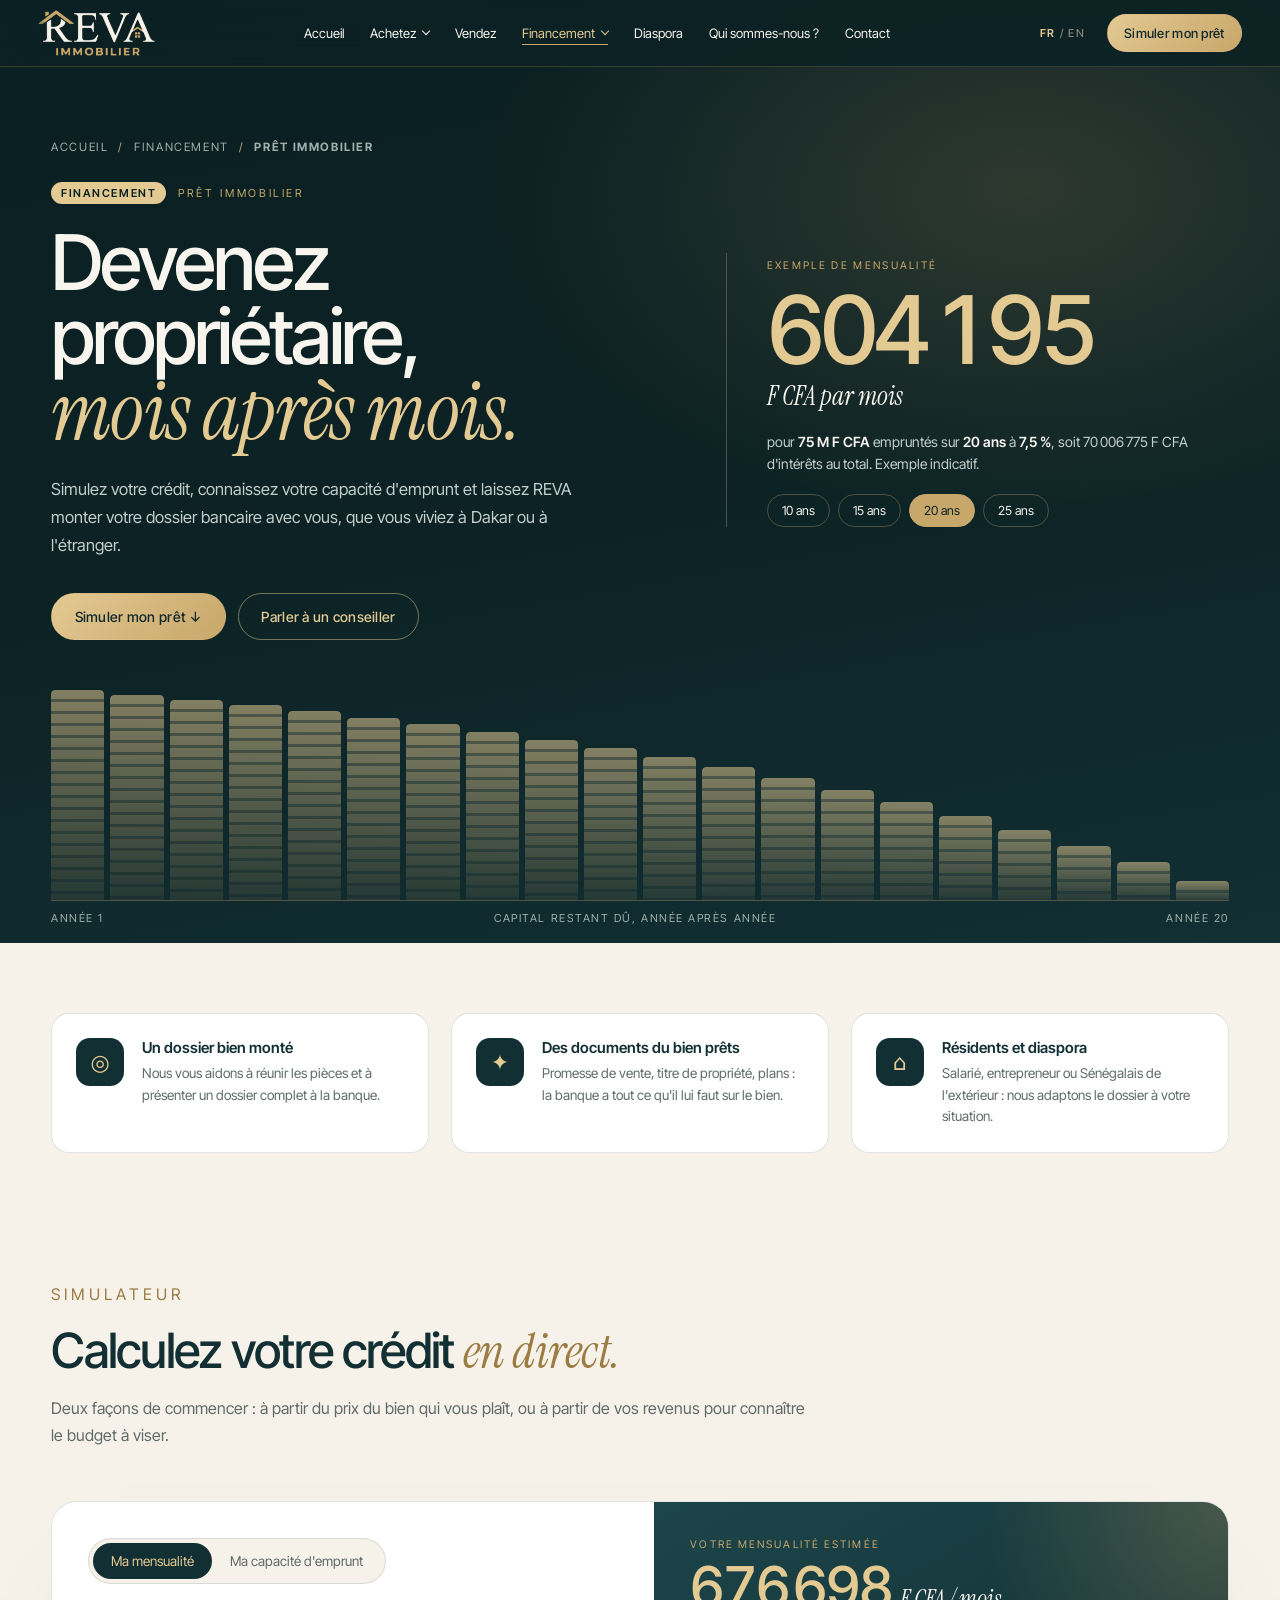
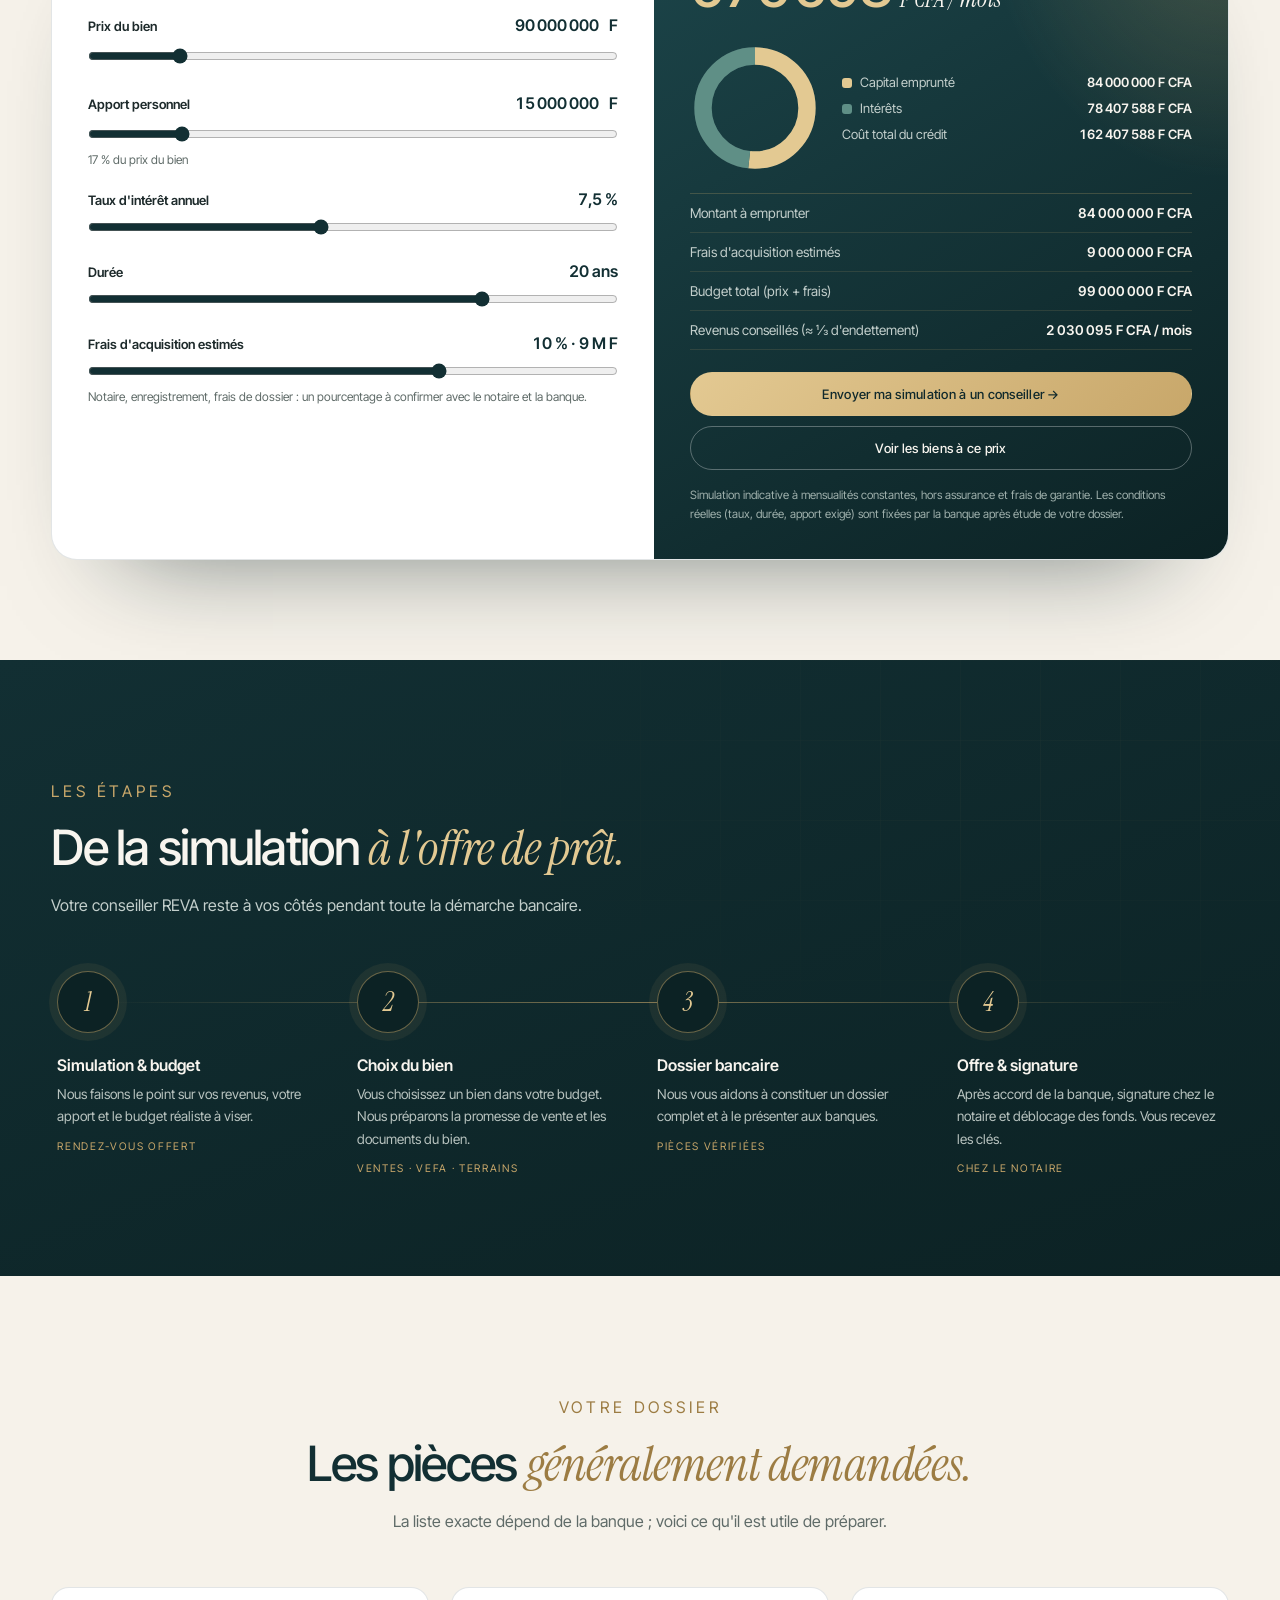
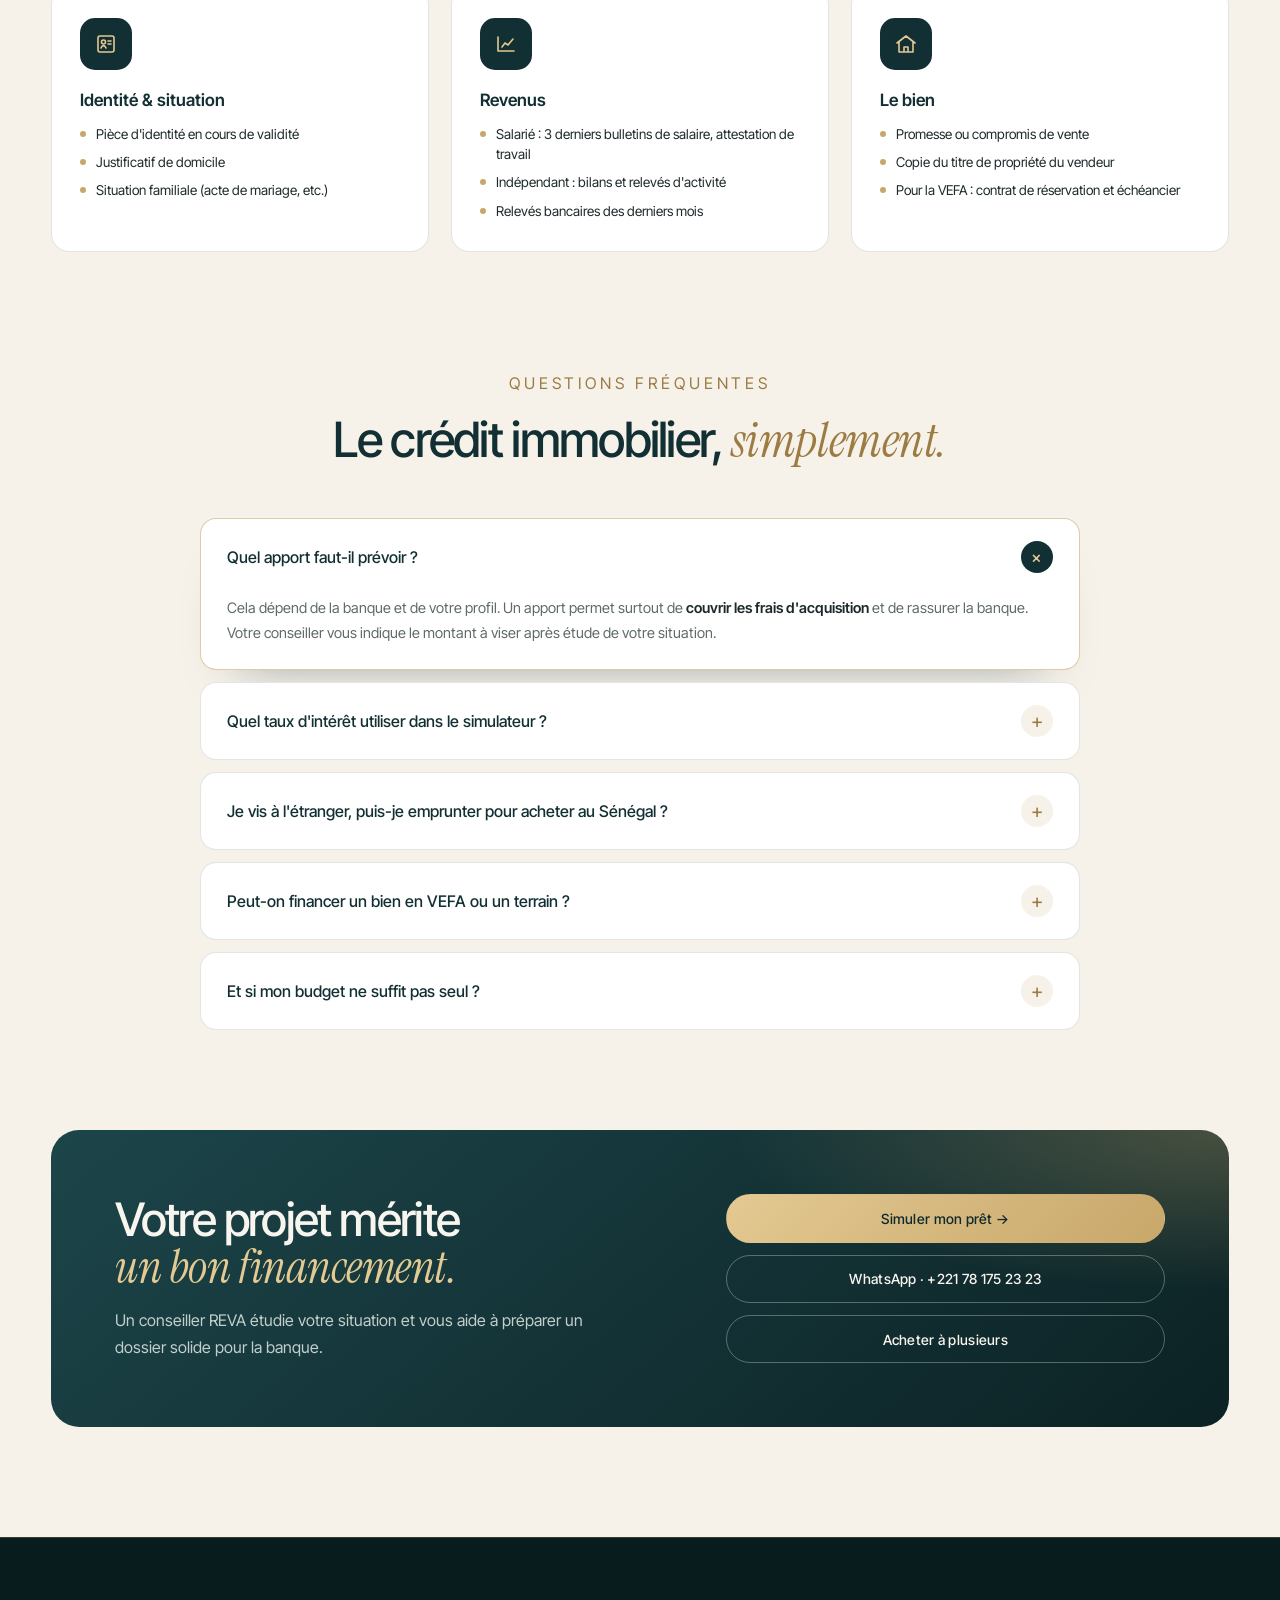
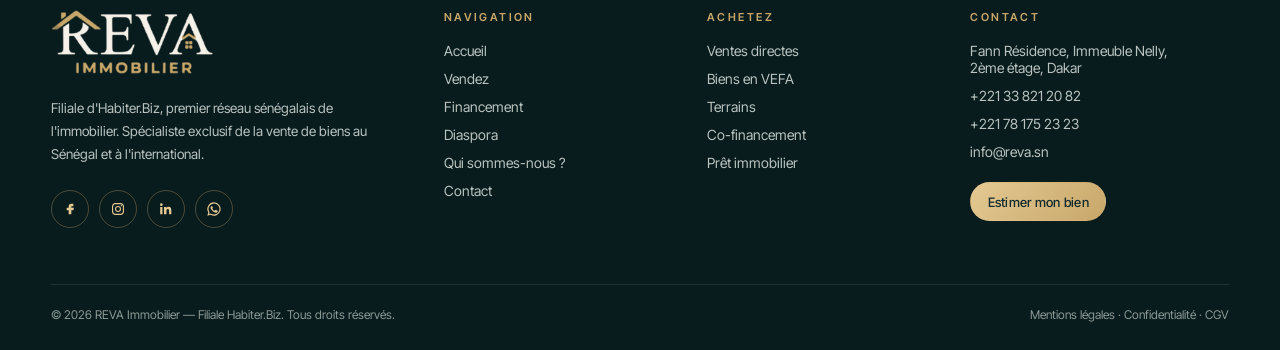
<file: pret-immobilier.html>
<!DOCTYPE html>
<html lang="fr">
<head>
  <meta charset="utf-8" />
  <meta name="viewport" content="width=device-width, initial-scale=1" />
  <title>Prêt immobilier au Sénégal — Simulateur de crédit | REVA Immobilier</title>
  <meta name="description" content="Simulez votre prêt immobilier au Sénégal : mensualité, capacité d'emprunt, coût du crédit. REVA vous aide à monter votre dossier bancaire, à Dakar ou depuis la diaspora." />
  <meta property="og:title" content="Prêt immobilier au Sénégal — Simulateur de crédit | REVA Immobilier" />
  <meta property="og:description" content="Simulez votre prêt immobilier au Sénégal : mensualité, capacité d'emprunt, coût du crédit. REVA vous aide à monter votre dossier bancaire, à Dakar ou depuis la diaspora." />
  <meta property="og:type" content="website" />
  <link rel="preconnect" href="https://fonts.googleapis.com" />
  <link rel="preconnect" href="https://fonts.gstatic.com" crossorigin />
  <link href="https://fonts.googleapis.com/css2?family=Instrument+Serif:ital@0;1&family=Inter+Tight:wght@300;400;500;600;700&display=swap" rel="stylesheet" />
  <link rel="stylesheet" href="styles.css?v=20261125b" />
  <link rel="stylesheet" href="catalogue.css?v=20261125b" />
  <link rel="stylesheet" href="pages.css?v=20261125b" />
</head>
<body class="cat" data-page="pret">

  <!-- ============ NAV ============ -->
  <header class="nav">
    <a href="index.html" class="brand"><img src="assets/logo-reva.png" alt="REVA Immobilier" /></a>
    <nav class="links">
      <a href="index.html">Accueil</a>
      <div class="dd">
        <a href="ventes-directes.html">Achetez <i class="caret"></i></a>
        <div class="dd-menu">
          <a href="ventes-directes.html">Ventes directes</a>
          <a href="biens-en-vefa.html">Biens en VEFA</a>
          <a href="terrains.html">Terrains</a>
        </div>
      </div>
      <a href="vendez.html">Vendez</a>
      <div class="dd">
        <a href="pret-immobilier.html" class="on">Financement <i class="caret"></i></a>
        <div class="dd-menu">
          <a href="co-financement.html">Co-financement</a>
          <a href="pret-immobilier.html" class="on">Prêt immobilier</a>
        </div>
      </div>
      <a href="diaspora.html">Diaspora</a>
      <a href="index.html#studio">Qui sommes-nous ?</a>
      <a href="index.html#contact">Contact</a>
    </nav>
    <div class="nav-right">
      <span class="lang"><b>FR</b> / EN</span>
      <a href="#simulateur" class="btn btn-gold">Simuler mon prêt</a>
      <button class="burger" id="burger" type="button" aria-label="Ouvrir le menu"><svg viewBox="0 0 24 24" fill="none" stroke="currentColor" stroke-width="1.8" stroke-linecap="round"><path d="M4 7h16M4 12h16M4 17h16"/></svg></button>
    </div>
  </header>

  <nav class="m-menu" id="m-menu" aria-label="Menu mobile">
    <button class="burger close" id="m-close" type="button" aria-label="Fermer le menu"><svg viewBox="0 0 24 24" fill="none" stroke="currentColor" stroke-width="1.8" stroke-linecap="round"><path d="M6 6l12 12M18 6L6 18"/></svg></button>
    <a href="index.html">Accueil</a>
    <a href="ventes-directes.html">Achetez</a>
    <a class="sub" href="ventes-directes.html">Ventes directes</a>
    <a class="sub" href="biens-en-vefa.html">Biens en VEFA</a>
    <a class="sub" href="terrains.html">Terrains</a>
    <a href="vendez.html">Vendez</a>
    <a href="pret-immobilier.html">Financement</a>
    <a class="sub" href="co-financement.html">Co-financement</a>
    <a class="sub on" href="pret-immobilier.html">Prêt immobilier</a>
    <a href="diaspora.html">Diaspora</a>
    <a href="index.html#studio">Qui sommes-nous ?</a>
    <a href="index.html#contact">Contact</a>
  </nav>

  <!-- ============ HERO : mensualité + skyline du capital restant dû ============ -->
  <section class="p-hero">
    <div class="container p-grid">
      <div>
        <nav class="crumbs" aria-label="Fil d'Ariane"><a href="index.html">Accueil</a><span>/</span><a href="pret-immobilier.html">Financement</a><span>/</span><b>Prêt immobilier</b></nav>
        <p class="p-kicker"><b>Financement</b> Prêt immobilier</p>
        <h1>Devenez propriétaire,<br/><em>mois après mois.</em></h1>
        <p class="p-lead">Simulez votre crédit, connaissez votre capacité d'emprunt et laissez REVA monter votre dossier bancaire avec vous, que vous viviez à Dakar ou à l'étranger.</p>
        <div class="hero-cta">
          <a href="#simulateur" class="btn btn-gold btn-lg">Simuler mon prêt ↓</a>
          <a href="https://wa.me/221781752323?text=Bonjour%20REVA%2C%20j'ai%20besoin%20d'aide%20pour%20financer%20mon%20achat." target="_blank" rel="noopener" class="btn btn-line btn-lg">Parler à un conseiller</a>
        </div>
      </div>
      <div class="p-fig">
        <small>Exemple de mensualité</small>
        <span class="p-big" id="p-big">—</span>
        <span class="p-unit">F CFA par mois</span>
        <p id="p-fig-txt"></p>
        <div class="p-chips" id="p-chips" role="group" aria-label="Durée de l'exemple">
          <button type="button" data-y="10">10 ans</button><button type="button" data-y="15">15 ans</button><button type="button" data-y="20" class="on">20 ans</button><button type="button" data-y="25">25 ans</button>
        </div>
      </div>
    </div>
    <div class="p-sky" aria-hidden="true">
      <div class="p-sky-bars" id="p-sky"></div>
      <div class="p-sky-l"><span>Année 1</span><span>Capital restant dû, année après année</span><span id="p-sky-end">Année 20</span></div>
    </div>
  </section>

  <!-- ============ AVANTAGES ============ -->
  <section class="perks"><div class="container">
    <article class="perk rv"><span class="ico">◎</span><div><h3>Un dossier bien monté</h3><p>Nous vous aidons à réunir les pièces et à présenter un dossier complet à la banque.</p></div></article>
    <article class="perk rv"><span class="ico">✦</span><div><h3>Des documents du bien prêts</h3><p>Promesse de vente, titre de propriété, plans : la banque a tout ce qu'il lui faut sur le bien.</p></div></article>
    <article class="perk rv"><span class="ico">⌂</span><div><h3>Résidents et diaspora</h3><p>Salarié, entrepreneur ou Sénégalais de l'extérieur : nous adaptons le dossier à votre situation.</p></div></article>
  </div></section>

  <!-- ============ SIMULATEUR ============ -->
  <section class="sec" id="simulateur" style="scroll-margin-top:70px">
    <div class="container">
      <div class="sec-head rv">
        <p class="eyebrow">Simulateur</p>
        <h2>Calculez votre crédit <em>en direct.</em></h2>
        <p>Deux façons de commencer : à partir du prix du bien qui vous plaît, ou à partir de vos revenus pour connaître le budget à viser.</p>
      </div>

      <div class="sim rv">
        <div class="sim-in">
          <div class="sim-tabs" role="tablist">
            <button type="button" class="on" data-pane="mens" role="tab">Ma mensualité</button>
            <button type="button" data-pane="cap" role="tab">Ma capacité d'emprunt</button>
          </div>

          <!-- mensualité -->
          <div class="sim-pane on" id="pane-mens">
            <div class="srow"><div class="srow-h"><label for="s-prix">Prix du bien</label><output><input id="s-prix-n" inputmode="numeric" /> F</output></div><input type="range" id="s-prix" min="10000000" max="500000000" step="1000000" value="90000000" /></div>
            <div class="srow"><div class="srow-h"><label for="s-apport">Apport personnel</label><output><input id="s-apport-n" inputmode="numeric" /> F</output></div><input type="range" id="s-apport" min="0" max="250000000" step="500000" value="15000000" /><p class="sub" id="s-apport-pct"></p></div>
            <div class="srow"><div class="srow-h"><label for="s-taux">Taux d'intérêt annuel</label><output id="s-taux-o"></output></div><input type="range" id="s-taux" min="4" max="12" step="0.1" value="7.5" /></div>
            <div class="srow"><div class="srow-h"><label for="s-duree">Durée</label><output id="s-duree-o"></output></div><input type="range" id="s-duree" min="5" max="25" step="1" value="20" /></div>
            <div class="srow"><div class="srow-h"><label for="s-frais">Frais d'acquisition estimés</label><output id="s-frais-o"></output></div><input type="range" id="s-frais" min="0" max="15" step="0.5" value="10" /><p class="sub">Notaire, enregistrement, frais de dossier : un pourcentage à confirmer avec le notaire et la banque.</p></div>
          </div>

          <!-- capacité -->
          <div class="sim-pane" id="pane-cap">
            <div class="srow"><div class="srow-h"><label for="c-rev">Revenus nets mensuels du foyer</label><output><input id="c-rev-n" inputmode="numeric" /> F</output></div><input type="range" id="c-rev" min="200000" max="10000000" step="50000" value="1500000" /><p class="sub">Salaires, revenus réguliers ; pour la diaspora, convertissez vos revenus en F CFA (1 € = 655,957 F).</p></div>
            <div class="srow"><div class="srow-h"><label for="c-char">Crédits en cours (mensualités)</label><output><input id="c-char-n" inputmode="numeric" /> F</output></div><input type="range" id="c-char" min="0" max="3000000" step="25000" value="0" /></div>
            <div class="srow"><div class="srow-h"><label for="c-end">Taux d'endettement maximal</label><output id="c-end-o"></output></div><input type="range" id="c-end" min="25" max="45" step="1" value="33" /><p class="sub">Les banques retiennent souvent environ un tiers des revenus ; la règle exacte dépend de chaque établissement.</p></div>
            <div class="srow"><div class="srow-h"><label for="c-taux">Taux d'intérêt annuel</label><output id="c-taux-o"></output></div><input type="range" id="c-taux" min="4" max="12" step="0.1" value="7.5" /></div>
            <div class="srow"><div class="srow-h"><label for="c-duree">Durée</label><output id="c-duree-o"></output></div><input type="range" id="c-duree" min="5" max="25" step="1" value="20" /></div>
            <div class="srow"><div class="srow-h"><label for="c-apport">Apport disponible</label><output><input id="c-apport-n" inputmode="numeric" /> F</output></div><input type="range" id="c-apport" min="0" max="250000000" step="500000" value="10000000" /></div>
          </div>
        </div>

        <!-- résultats -->
        <div class="sim-out" id="out-mens">
          <small>Votre mensualité estimée</small>
          <p class="sim-big" id="o-mens">—<span>F CFA / mois</span></p>
          <div class="sim-donut">
            <svg viewBox="0 0 120 120" aria-hidden="true"><circle cx="60" cy="60" r="48" stroke="rgba(255,255,255,.1)"/><circle id="d-cap" cx="60" cy="60" r="48" stroke="#e3c992" stroke-dasharray="0 302"/><circle id="d-int" cx="60" cy="60" r="48" stroke="#5f8f86" stroke-dasharray="0 302"/></svg>
            <div class="sim-leg">
              <div><span><i style="background:#e3c992"></i>Capital emprunté</span><b id="o-cap">—</b></div>
              <div><span><i style="background:#5f8f86"></i>Intérêts</span><b id="o-int">—</b></div>
              <div><span>Coût total du crédit</span><b id="o-tot">—</b></div>
            </div>
          </div>
          <div class="sim-lines">
            <div><span>Montant à emprunter</span><b id="o-emp">—</b></div>
            <div><span>Frais d'acquisition estimés</span><b id="o-frais">—</b></div>
            <div><span>Budget total (prix + frais)</span><b id="o-budget">—</b></div>
            <div><span>Revenus conseillés (≈ ⅓ d'endettement)</span><b id="o-rev">—</b></div>
          </div>
          <p class="warn" id="o-warn"></p>
          <div class="sim-acts">
            <button type="button" class="btn btn-gold" id="send-mens">Envoyer ma simulation à un conseiller →</button>
            <a class="btn btn-line" id="see-mens" href="ventes-directes.html">Voir les biens à ce prix</a>
          </div>
          <p class="sim-note">Simulation indicative à mensualités constantes, hors assurance et frais de garantie. Les conditions réelles (taux, durée, apport exigé) sont fixées par la banque après étude de votre dossier.</p>
        </div>

        <div class="sim-out" id="out-cap" hidden>
          <small>Vous pourriez emprunter environ</small>
          <p class="sim-big" id="k-max">—<span>F CFA</span></p>
          <div class="sim-lines" style="margin-top:22px">
            <div><span>Mensualité maximale</span><b id="k-mens">—</b></div>
            <div><span>Apport disponible</span><b id="k-apport">—</b></div>
            <div><span>Budget d'achat (frais inclus ≈ 10 %)</span><b id="k-budget">—</b></div>
          </div>
          <div class="match" id="k-match" style="margin-top:22px"></div>
          <p class="warn" id="k-warn"></p>
          <div class="sim-acts">
            <button type="button" class="btn btn-gold" id="send-cap">Faire étudier mon dossier →</button>
          </div>
          <p class="sim-note">Estimation indicative fondée sur le taux d'endettement choisi, hors assurance. Seule la banque peut confirmer le montant accordé.</p>
        </div>
      </div>
    </div>
  </section>

  <!-- ============ ÉTAPES ============ -->
  <section class="sec dark">
    <div class="container">
      <div class="sec-head rv">
        <p class="eyebrow">Les étapes</p>
        <h2>De la simulation <em>à l'offre de prêt.</em></h2>
        <p>Votre conseiller REVA reste à vos côtés pendant toute la démarche bancaire.</p>
      </div>
      <div class="steps">
        <div class="step rv"><div class="n">1</div><h3>Simulation &amp; budget</h3><p>Nous faisons le point sur vos revenus, votre apport et le budget réaliste à viser.</p><small>Rendez-vous offert</small></div>
        <div class="step rv"><div class="n">2</div><h3>Choix du bien</h3><p>Vous choisissez un bien dans votre budget. Nous préparons la promesse de vente et les documents du bien.</p><small>Ventes · VEFA · Terrains</small></div>
        <div class="step rv"><div class="n">3</div><h3>Dossier bancaire</h3><p>Nous vous aidons à constituer un dossier complet et à le présenter aux banques.</p><small>Pièces vérifiées</small></div>
        <div class="step rv"><div class="n">4</div><h3>Offre &amp; signature</h3><p>Après accord de la banque, signature chez le notaire et déblocage des fonds. Vous recevez les clés.</p><small>Chez le notaire</small></div>
      </div>
    </div>
  </section>

  <!-- ============ DOCUMENTS ============ -->
  <section class="sec">
    <div class="container">
      <div class="sec-head center rv">
        <p class="eyebrow">Votre dossier</p>
        <h2>Les pièces <em>généralement demandées.</em></h2>
        <p>La liste exacte dépend de la banque ; voici ce qu'il est utile de préparer.</p>
      </div>
      <div class="feats">
        <article class="feat rv">
          <div class="ico"><svg viewBox="0 0 24 24"><rect x="4" y="4" width="16" height="16" rx="2"/><circle cx="9.5" cy="10" r="2"/><path d="M7 16c.6-1.6 1.6-2.4 2.5-2.4s1.9.8 2.5 2.4M14 9h3M14 12h3"/></svg></div>
          <h3>Identité &amp; situation</h3>
          <ul><li>Pièce d'identité en cours de validité</li><li>Justificatif de domicile</li><li>Situation familiale (acte de mariage, etc.)</li></ul>
        </article>
        <article class="feat rv">
          <div class="ico"><svg viewBox="0 0 24 24"><path d="M4 19V5M4 19h16M8 15l3-4 3 2 5-6"/></svg></div>
          <h3>Revenus</h3>
          <ul><li>Salarié : 3 derniers bulletins de salaire, attestation de travail</li><li>Indépendant : bilans et relevés d'activité</li><li>Relevés bancaires des derniers mois</li></ul>
        </article>
        <article class="feat rv">
          <div class="ico"><svg viewBox="0 0 24 24"><path d="M3 11l9-7 9 7M5 10v10h14V10M10 20v-5h4v5"/></svg></div>
          <h3>Le bien</h3>
          <ul><li>Promesse ou compromis de vente</li><li>Copie du titre de propriété du vendeur</li><li>Pour la VEFA : contrat de réservation et échéancier</li></ul>
        </article>
      </div>
    </div>
  </section>

  <!-- ============ FAQ ============ -->
  <section class="sec" style="padding-top:0">
    <div class="container">
      <div class="sec-head center rv">
        <p class="eyebrow">Questions fréquentes</p>
        <h2>Le crédit immobilier, <em>simplement.</em></h2>
      </div>
      <div class="faq rv">
        <details open><summary>Quel apport faut-il prévoir ?</summary><div class="a">Cela dépend de la banque et de votre profil. Un apport permet surtout de <b>couvrir les frais d'acquisition</b> et de rassurer la banque. Votre conseiller vous indique le montant à viser après étude de votre situation.</div></details>
        <details><summary>Quel taux d'intérêt utiliser dans le simulateur ?</summary><div class="a">Le taux proposé par défaut est un <b>exemple</b>. Les taux varient selon la banque, la durée et votre profil : remplacez-le par celui de votre offre pour obtenir une simulation fidèle.</div></details>
        <details><summary>Je vis à l'étranger, puis-je emprunter pour acheter au Sénégal ?</summary><div class="a">Oui, certaines banques financent les Sénégalais de l'extérieur. Les pièces demandées sont adaptées (revenus à l'étranger, relevés de compte). Consultez aussi notre page <a href="diaspora.html" style="color:var(--gold-dark);text-decoration:underline">Diaspora</a>.</div></details>
        <details><summary>Peut-on financer un bien en VEFA ou un terrain ?</summary><div class="a">Oui, sous conditions. Pour la VEFA, les fonds sont <b>débloqués au fil de l'avancement des travaux</b>. Pour un terrain, la banque regarde notamment la nature du titre de propriété.</div></details>
        <details><summary>Et si mon budget ne suffit pas seul ?</summary><div class="a">Vous pouvez acheter à plusieurs : famille, associés, proches dans la diaspora. Découvrez notre solution de <a href="co-financement.html" style="color:var(--gold-dark);text-decoration:underline">co-financement</a>.</div></details>
      </div>
    </div>
  </section>

  <!-- ============ APPEL À L'ACTION ============ -->
  <section class="cta-band">
    <div class="container">
      <div class="cta-box rv">
        <div>
          <h2>Votre projet mérite<br/><em>un bon financement.</em></h2>
          <p>Un conseiller REVA étudie votre situation et vous aide à préparer un dossier solide pour la banque.</p>
        </div>
        <div class="acts">
          <a class="btn btn-gold" href="#simulateur">Simuler mon prêt →</a>
          <a class="btn btn-line" href="https://wa.me/221781752323" target="_blank" rel="noopener">WhatsApp · +221 78 175 23 23</a>
          <a class="btn btn-line" href="co-financement.html">Acheter à plusieurs</a>
        </div>
      </div>
    </div>
  </section>

  <!-- ============ FOOTER ============ -->
  <footer class="site-footer">
    <div class="container footer-grid">
      <div class="f-brand">
        <img src="assets/logo-reva.png" alt="REVA Immobilier" />
        <p>Filiale d'Habiter.Biz, premier réseau sénégalais de l'immobilier. Spécialiste exclusif de la vente de biens au Sénégal et à l'international.</p>
        <div class="socials">
          <a href="#" aria-label="Facebook"><svg viewBox="0 0 24 24"><path d="M14 8h3V4h-3c-2.8 0-4 1.7-4 4.2V10H7v4h3v6h4v-6h3l1-4h-4V8.6c0-.4.3-.6.6-.6z"/></svg></a>
          <a href="#" aria-label="Instagram"><svg viewBox="0 0 24 24"><path d="M12 7.5A4.5 4.5 0 1 0 16.5 12 4.5 4.5 0 0 0 12 7.5zm0 7.4A2.9 2.9 0 1 1 14.9 12 2.9 2.9 0 0 1 12 14.9zM17 6a1 1 0 1 0 1 1 1 1 0 0 0-1-1zm4 2.2A5.6 5.6 0 0 0 15.8 3H8.2A5.6 5.6 0 0 0 3 8.2v7.6A5.6 5.6 0 0 0 8.2 21h7.6a5.6 5.6 0 0 0 5.2-5.2zM19.3 15.8a3.6 3.6 0 0 1-3.5 3.5H8.2a3.6 3.6 0 0 1-3.5-3.5V8.2a3.6 3.6 0 0 1 3.5-3.5h7.6a3.6 3.6 0 0 1 3.5 3.5z"/></svg></a>
          <a href="#" aria-label="LinkedIn"><svg viewBox="0 0 24 24"><path d="M5 3.5A2 2 0 1 1 5 7.5a2 2 0 0 1 0-4zM3.3 9h3.4v11H3.3zM9 9h3.3v1.5c.5-.9 1.7-1.8 3.4-1.8 3.6 0 4.3 2.4 4.3 5.4V20h-3.4v-5.2c0-1.3 0-2.9-1.8-2.9s-2.1 1.4-2.1 2.8V20H9z"/></svg></a>
          <a href="#" aria-label="WhatsApp"><svg viewBox="0 0 24 24"><path d="M12 2a10 10 0 0 0-8.6 15.1L2 22l5-1.3A10 10 0 1 0 12 2zm0 18.2a8.2 8.2 0 0 1-4.2-1.2l-.3-.2-3 .8.8-2.9-.2-.3A8.2 8.2 0 1 1 12 20.2zm4.5-6.1c-.2-.1-1.5-.7-1.7-.8s-.4-.1-.6.1-.7.8-.8 1-.3.2-.5.1a6.7 6.7 0 0 1-3.3-2.9c-.3-.4.3-.4.7-1.3a.5.5 0 0 0 0-.4l-.8-1.8c-.2-.5-.4-.4-.6-.4h-.5a1 1 0 0 0-.7.3 3 3 0 0 0-.9 2.2 5.2 5.2 0 0 0 1.1 2.7 11.8 11.8 0 0 0 4.5 4c1.7.7 2.3.8 3.2.6a2.7 2.7 0 0 0 1.8-1.2 2.2 2.2 0 0 0 .1-1.2c0-.1-.2-.2-.4-.3z"/></svg></a>
        </div>
      </div>
      <div>
        <h4>Navigation</h4>
        <ul>
          <li><a href="index.html">Accueil</a></li>
          <li><a href="vendez.html">Vendez</a></li>
          <li><a href="pret-immobilier.html">Financement</a></li>
          <li><a href="diaspora.html">Diaspora</a></li>
          <li><a href="index.html#studio">Qui sommes-nous ?</a></li>
          <li><a href="index.html#contact">Contact</a></li>
        </ul>
      </div>
      <div>
        <h4>Achetez</h4>
        <ul>
          <li><a href="ventes-directes.html">Ventes directes</a></li>
          <li><a href="biens-en-vefa.html">Biens en VEFA</a></li>
          <li><a href="terrains.html">Terrains</a></li>
          <li><a href="co-financement.html">Co-financement</a></li>
          <li><a href="pret-immobilier.html">Prêt immobilier</a></li>
        </ul>
      </div>
      <div>
        <h4>Contact</h4>
        <ul class="f-contact">
          <li>Fann Résidence, Immeuble Nelly,<br/>2ème étage, Dakar</li>
          <li><a href="tel:+221338212082">+221 33 821 20 82</a></li>
          <li><a href="tel:+221781752323">+221 78 175 23 23</a></li>
          <li><a href="mailto:info@reva.sn">info@reva.sn</a></li>
        </ul>
        <a href="vendez.html#estimation" class="btn btn-gold">Estimer mon bien</a>
      </div>
    </div>
    <div class="container footer-bottom">
      <span>© 2026 REVA Immobilier — Filiale Habiter.Biz. Tous droits réservés.</span>
      <span><a href="#">Mentions légales</a> · <a href="#">Confidentialité</a> · <a href="#">CGV</a></span>
    </div>
  </footer>

  <div class="toast" id="toast" role="status"></div>

  <script type="module" src="pages.js?v=20261125b"></script>
  <script src="menu.js?v=20261125b" defer></script>
</body>
</html>
</file>
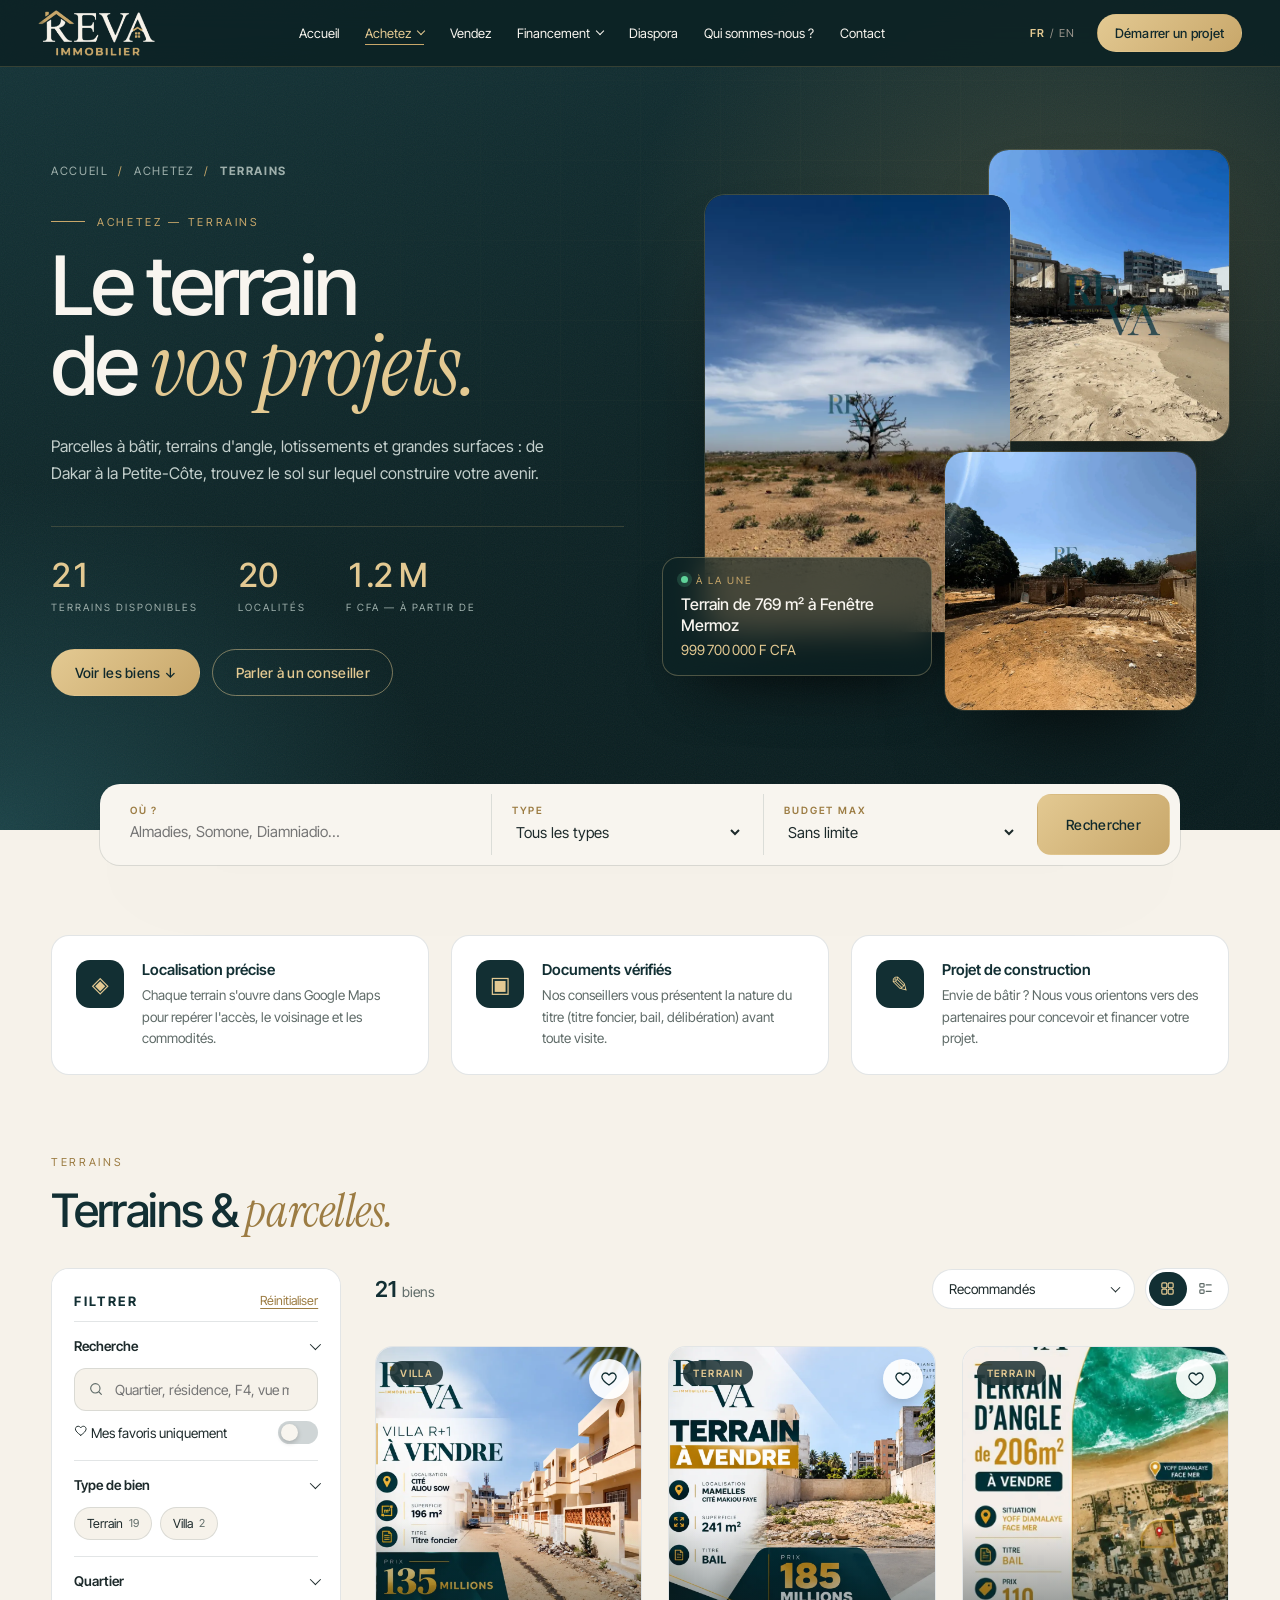
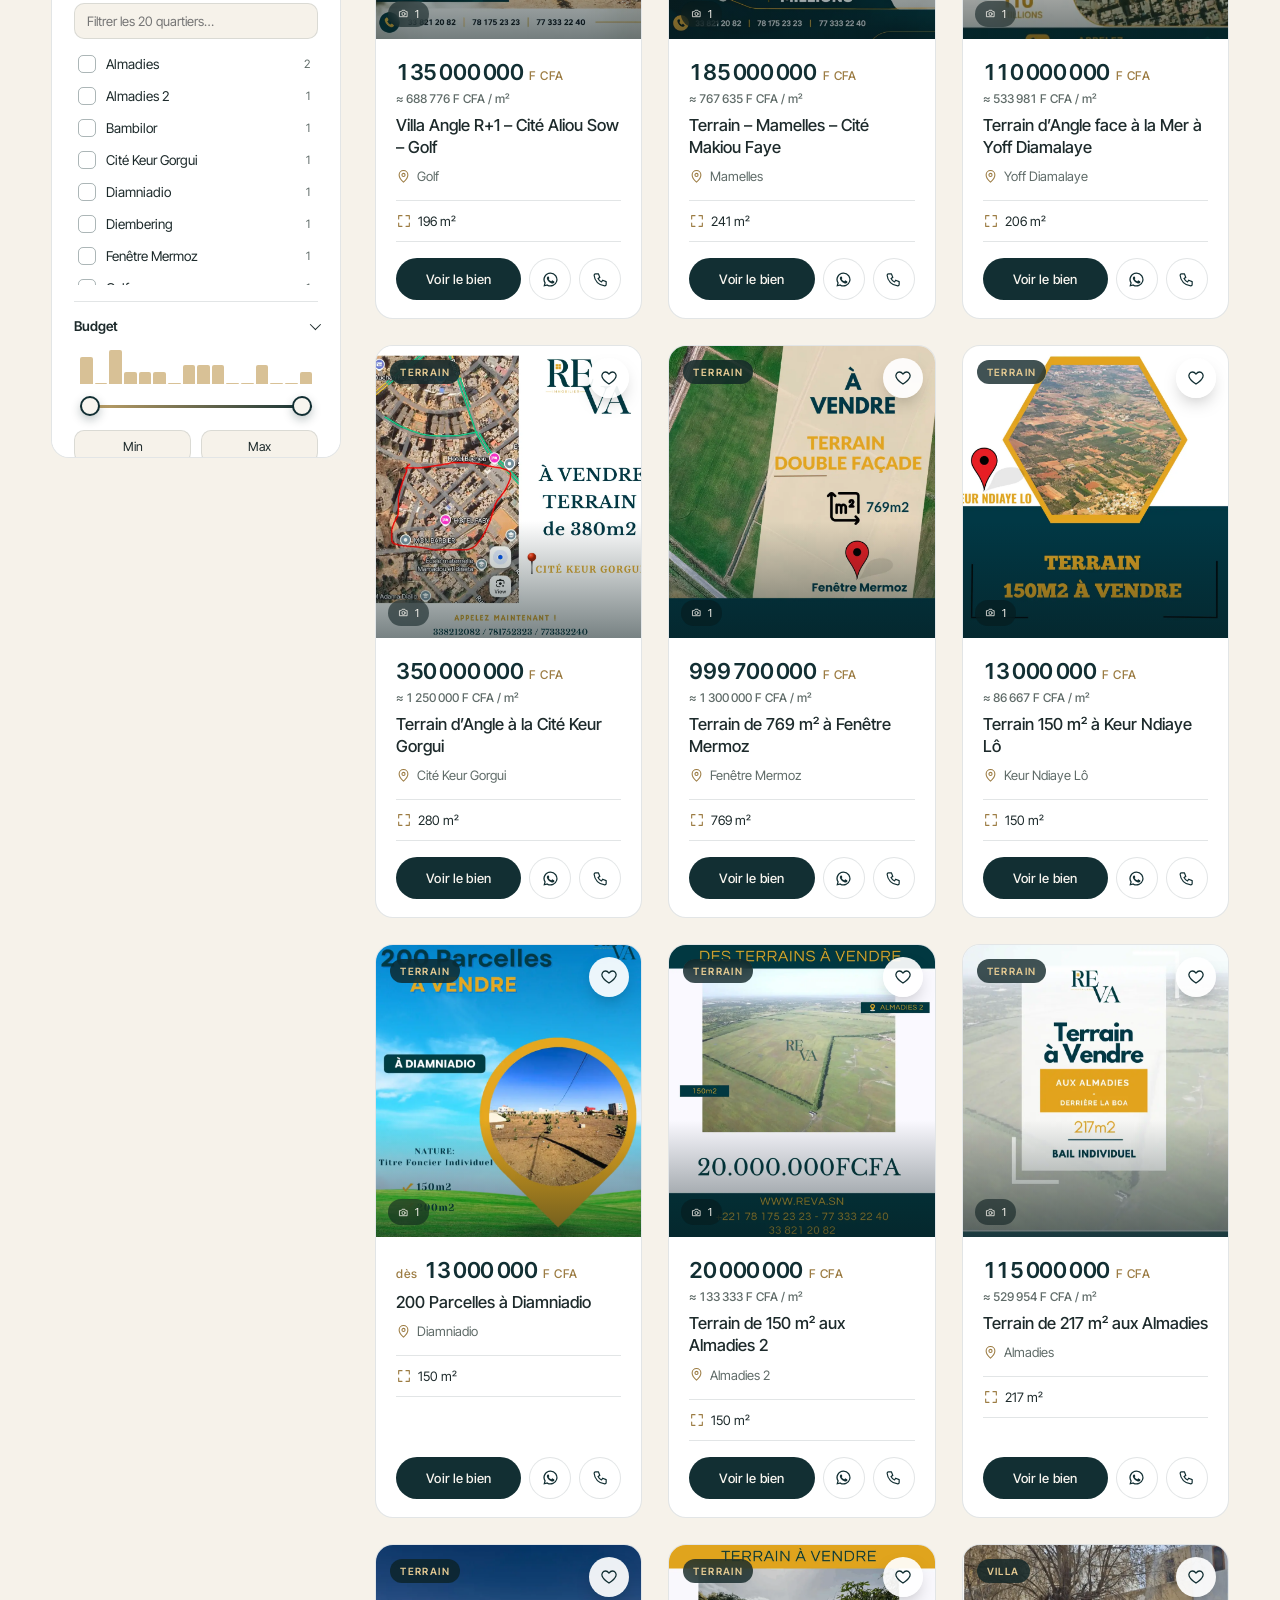
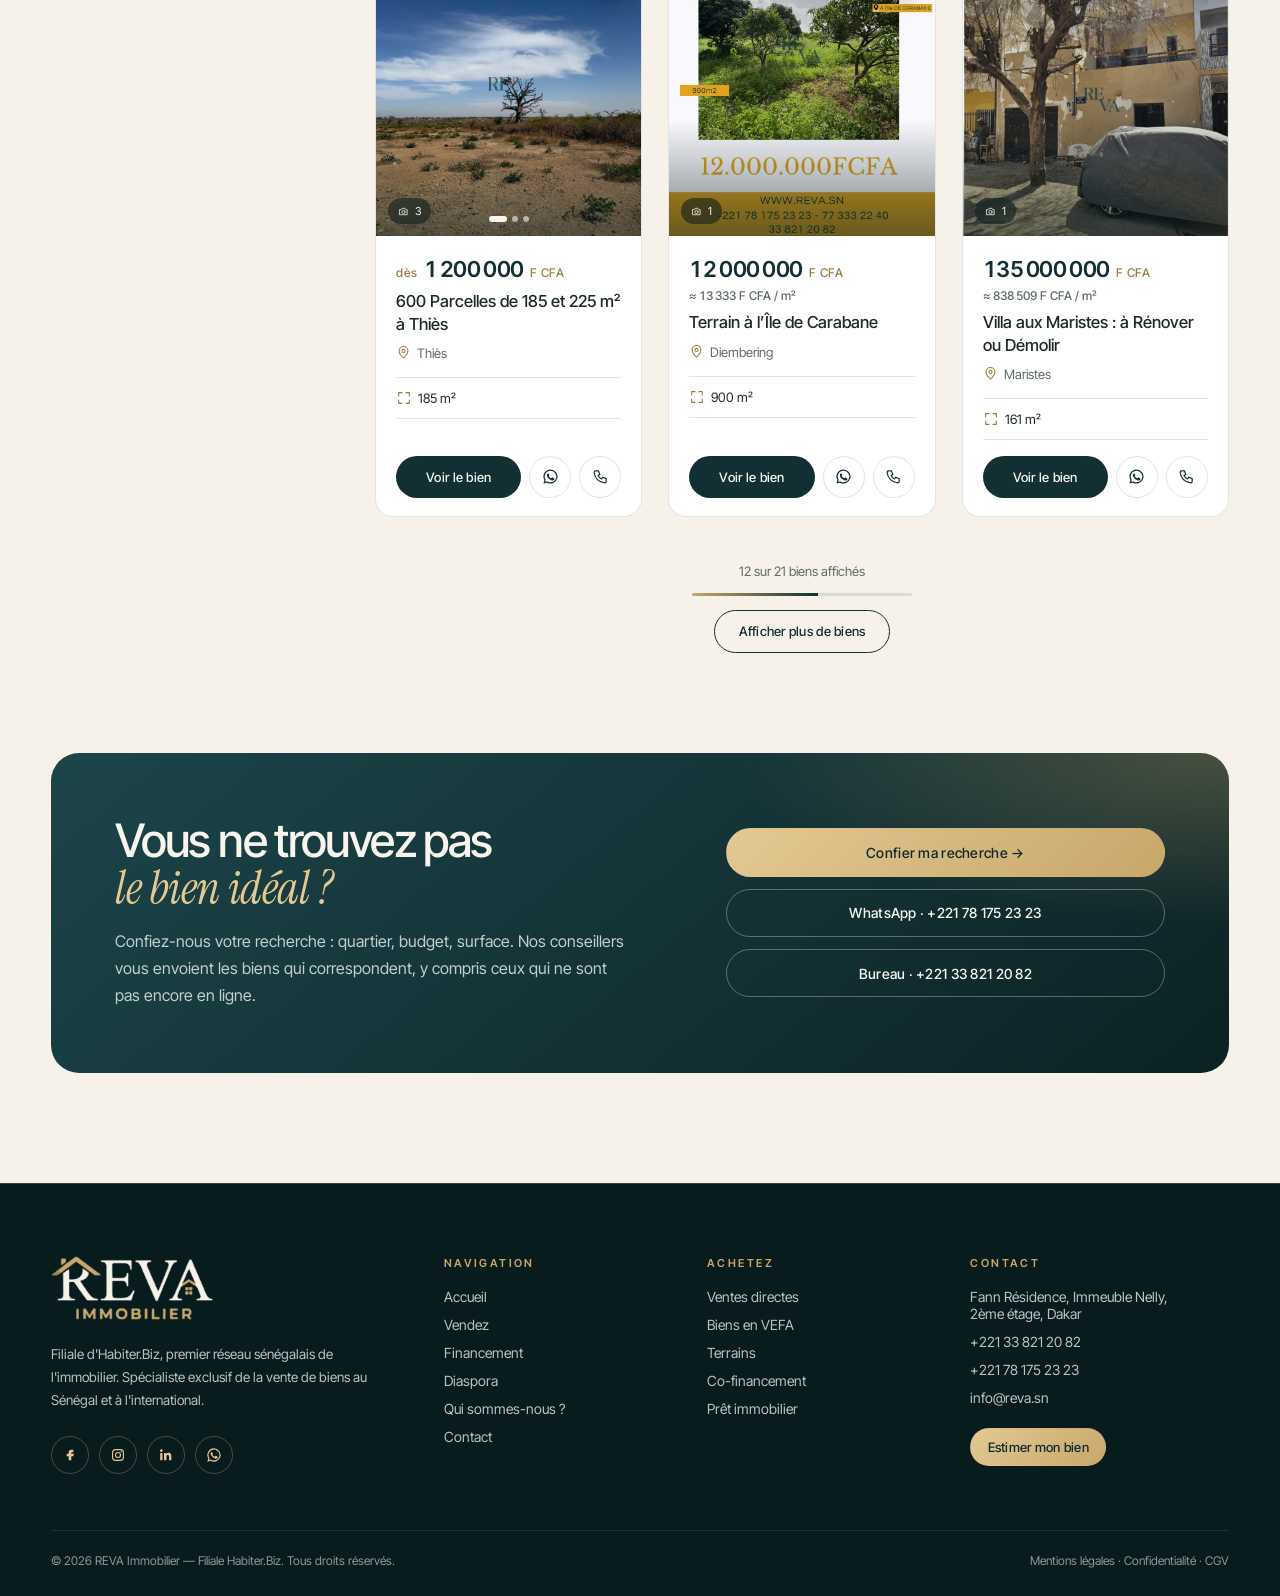
<file: terrains.html>
<!DOCTYPE html>
<html lang="fr">
<head>
  <meta charset="utf-8" />
  <meta name="viewport" content="width=device-width, initial-scale=1" />
  <title>Terrains à vendre à Dakar et au Sénégal | REVA Immobilier</title>
  <meta name="description" content="Terrains et parcelles à vendre à Dakar, Almadies, Mermoz, Diamniadio, Somone, Thiès… Surfaces, prix au m² et localisation sur la carte." />
  <meta property="og:title" content="Terrains à vendre à Dakar et au Sénégal | REVA Immobilier" />
  <meta property="og:description" content="Terrains et parcelles à vendre à Dakar, Almadies, Mermoz, Diamniadio, Somone, Thiès… Surfaces, prix au m² et localisation sur la carte." />
  <meta property="og:type" content="website" />
  <link rel="preconnect" href="https://fonts.googleapis.com" />
  <link rel="preconnect" href="https://fonts.gstatic.com" crossorigin />
  <link href="https://fonts.googleapis.com/css2?family=Instrument+Serif:ital@0;1&family=Inter+Tight:wght@300;400;500;600;700&display=swap" rel="stylesheet" />
  <link rel="stylesheet" href="styles.css?v=20261125b" />
  <link rel="stylesheet" href="catalogue.css?v=20261125b" />
</head>
<body class="cat" data-cat="terrains">

  <!-- ============ NAV ============ -->
  <header class="nav">
    <a href="index.html" class="brand"><img src="assets/logo-reva.png" alt="REVA Immobilier" /></a>
    <nav class="links">
      <a href="index.html">Accueil</a>
      <div class="dd">
        <a href="ventes-directes.html" class="on">Achetez <i class="caret"></i></a>
        <div class="dd-menu">
          <a href="ventes-directes.html">Ventes directes</a>
          <a href="biens-en-vefa.html">Biens en VEFA</a>
          <a href="terrains.html" class="on">Terrains</a>
        </div>
      </div>
      <a href="vendez.html">Vendez</a>
      <div class="dd">
        <a href="pret-immobilier.html">Financement <i class="caret"></i></a>
        <div class="dd-menu">
          <a href="co-financement.html">Co-financement</a>
          <a href="pret-immobilier.html">Prêt immobilier</a>
        </div>
      </div>
      <a href="diaspora.html">Diaspora</a>
      <a href="index.html#studio">Qui sommes-nous ?</a>
      <a href="index.html#contact">Contact</a>
    </nav>
    <div class="nav-right">
      <span class="lang"><b>FR</b> / EN</span>
      <a href="index.html#contact" class="btn btn-gold">Démarrer un projet</a>
      <button class="burger" id="burger" type="button" aria-label="Ouvrir le menu"><svg viewBox="0 0 24 24" fill="none" stroke="currentColor" stroke-width="1.8" stroke-linecap="round"><path d="M4 7h16M4 12h16M4 17h16"/></svg></button>
    </div>
  </header>

  <nav class="m-menu" id="m-menu" aria-label="Menu mobile">
    <button class="burger close" id="m-close" type="button" aria-label="Fermer le menu"><svg viewBox="0 0 24 24" fill="none" stroke="currentColor" stroke-width="1.8" stroke-linecap="round"><path d="M6 6l12 12M18 6L6 18"/></svg></button>
    <a href="index.html">Accueil</a>
    <a href="ventes-directes.html">Achetez</a>
    <a class="sub" href="ventes-directes.html">Ventes directes</a>
    <a class="sub" href="biens-en-vefa.html">Biens en VEFA</a>
    <a class="sub on" href="terrains.html">Terrains</a>
    <a href="vendez.html">Vendez</a>
    <a href="pret-immobilier.html">Financement</a>
    <a class="sub" href="co-financement.html">Co-financement</a>
    <a class="sub" href="pret-immobilier.html">Prêt immobilier</a>
    <a href="diaspora.html">Diaspora</a>
    <a href="index.html#studio">Qui sommes-nous ?</a>
    <a href="index.html#contact">Contact</a>
  </nav>

  <!-- ============ HERO ============ -->
  <section class="c-hero">
    <div class="container">
      <div>
        <nav class="crumbs" aria-label="Fil d'Ariane"><a href="index.html">Accueil</a><span>/</span><a href="ventes-directes.html">Achetez</a><span>/</span><b>Terrains</b></nav>
        <p class="eyebrow">Achetez — Terrains</p>
        <h1>Le terrain<br/>de <em>vos projets.</em></h1>
        <p class="lead">Parcelles à bâtir, terrains d'angle, lotissements et grandes surfaces : de Dakar à la Petite-Côte, trouvez le sol sur lequel construire votre avenir.</p>
        
        <div class="hero-stats"><div><b data-stat="count">—</b><small>Terrains disponibles</small></div><div><b data-stat="quartiers">—</b><small>Localités</small></div><div><b data-stat="min">—</b><small>F CFA — à partir de</small></div></div>
        <div class="hero-cta">
          <a href="#catalogue" class="btn btn-gold btn-lg">Voir les biens ↓</a>
          <a href="https://wa.me/221781752323" target="_blank" rel="noopener" class="btn btn-line btn-lg">Parler à un conseiller</a>
        </div>
      </div>
      <div class="collage" id="collage" aria-hidden="false"></div>
    </div>
  </section>

  <!-- recherche rapide -->
  <form class="quick" id="quick" role="search">
    <label>Où ?<input name="q" list="quick-list" placeholder="Almadies, Somone, Diamniadio…" autocomplete="off" /></label>
    <datalist id="quick-list"></datalist>
    <label>Type<select name="type"></select></label>
    <label>Budget max<select name="budget"></select></label>
    <button class="btn btn-gold" type="submit">Rechercher</button>
  </form>

  <!-- ============ AVANTAGES ============ -->
  <section class="perks"><div class="container"><article class="perk rv"><span class="ico">◈</span><div><h3>Localisation précise</h3><p>Chaque terrain s'ouvre dans Google Maps pour repérer l'accès, le voisinage et les commodités.</p></div></article><article class="perk rv"><span class="ico">▣</span><div><h3>Documents vérifiés</h3><p>Nos conseillers vous présentent la nature du titre (titre foncier, bail, délibération) avant toute visite.</p></div></article><article class="perk rv"><span class="ico">✎</span><div><h3>Projet de construction</h3><p>Envie de bâtir ? Nous vous orientons vers des partenaires pour concevoir et financer votre projet.</p></div></article></div></section>

  <!-- ============ CATALOGUE ============ -->
  <section class="shop" id="catalogue">
    <div class="container">
      <div class="shop-head rv">
        <div>
          <p class="eyebrow">Terrains</p>
          <h2>Terrains & <em>parcelles.</em></h2>
        </div>
      </div>

      <div class="shop-layout">
        <aside class="filters" id="filters" aria-label="Filtres">
          <div class="filters-top"><h3>Filtrer</h3><button class="link-btn" type="button" id="f-reset">Réinitialiser</button></div>
          <div class="filters-apply"><button class="btn btn-green" type="button" id="f-apply">Voir les <span id="f-apply-n">0</span> biens</button></div>
        </aside>
        <div class="filters-veil" id="filters-veil"></div>

        <div class="results">
          <div class="toolbar">
            <p class="count" id="count" aria-live="polite"></p>
            <div class="tools">
              <button class="btn btn-outline btn-filters" type="button" id="btn-filters">Filtres <span id="f-badge"></span></button>
              <label class="select"><span class="sr">Trier par</span><select id="sort"></select></label>
              <div class="views" role="group" aria-label="Affichage">
                <button type="button" data-view="grid" aria-label="Grille"><svg class="i" viewBox="0 0 24 24"><rect x="4" y="4" width="7" height="7" rx="1.5"/><rect x="13" y="4" width="7" height="7" rx="1.5"/><rect x="4" y="13" width="7" height="7" rx="1.5"/><rect x="13" y="13" width="7" height="7" rx="1.5"/></svg></button>
                <button type="button" data-view="list" aria-label="Liste"><svg class="i" viewBox="0 0 24 24"><rect x="4" y="5" width="6" height="5" rx="1.2"/><rect x="4" y="14" width="6" height="5" rx="1.2"/><path d="M13 7h7M13 16h7"/></svg></button>
              </div>
            </div>
          </div>
          <div class="pills" id="pills"></div>
          <div class="grid" id="grid"></div>
          <div class="more" id="more" hidden>
            <p id="more-txt"></p>
            <div class="bar"><span id="more-bar"></span></div>
            <button class="btn btn-outline" type="button" id="more-btn">Afficher plus de biens</button>
          </div>
        </div>
      </div>
    </div>
  </section>

  <!-- ============ APPEL À L'ACTION ============ -->
  <section class="cta-band">
    <div class="container">
      <div class="cta-box rv">
        <div>
          <h2>Vous ne trouvez pas<br/><em>le bien idéal ?</em></h2>
          <p>Confiez-nous votre recherche : quartier, budget, surface. Nos conseillers vous envoient les biens qui correspondent, y compris ceux qui ne sont pas encore en ligne.</p>
        </div>
        <div class="acts">
          <a class="btn btn-gold" href="index.html#contact">Confier ma recherche →</a>
          <a class="btn btn-line" href="https://wa.me/221781752323" target="_blank" rel="noopener">WhatsApp · +221 78 175 23 23</a>
          <a class="btn btn-line" href="tel:+221338212082">Bureau · +221 33 821 20 82</a>
        </div>
      </div>
    </div>
  </section>

  <!-- ============ FOOTER ============ -->
  <footer class="site-footer">
    <div class="container footer-grid">
      <div class="f-brand">
        <img src="assets/logo-reva.png" alt="REVA Immobilier" />
        <p>Filiale d'Habiter.Biz, premier réseau sénégalais de l'immobilier. Spécialiste exclusif de la vente de biens au Sénégal et à l'international.</p>
        <div class="socials">
          <a href="#" aria-label="Facebook"><svg viewBox="0 0 24 24"><path d="M14 8h3V4h-3c-2.8 0-4 1.7-4 4.2V10H7v4h3v6h4v-6h3l1-4h-4V8.6c0-.4.3-.6.6-.6z"/></svg></a>
          <a href="#" aria-label="Instagram"><svg viewBox="0 0 24 24"><path d="M12 7.5A4.5 4.5 0 1 0 16.5 12 4.5 4.5 0 0 0 12 7.5zm0 7.4A2.9 2.9 0 1 1 14.9 12 2.9 2.9 0 0 1 12 14.9zM17 6a1 1 0 1 0 1 1 1 1 0 0 0-1-1zm4 2.2A5.6 5.6 0 0 0 15.8 3H8.2A5.6 5.6 0 0 0 3 8.2v7.6A5.6 5.6 0 0 0 8.2 21h7.6a5.6 5.6 0 0 0 5.2-5.2zM19.3 15.8a3.6 3.6 0 0 1-3.5 3.5H8.2a3.6 3.6 0 0 1-3.5-3.5V8.2a3.6 3.6 0 0 1 3.5-3.5h7.6a3.6 3.6 0 0 1 3.5 3.5z"/></svg></a>
          <a href="#" aria-label="LinkedIn"><svg viewBox="0 0 24 24"><path d="M5 3.5A2 2 0 1 1 5 7.5a2 2 0 0 1 0-4zM3.3 9h3.4v11H3.3zM9 9h3.3v1.5c.5-.9 1.7-1.8 3.4-1.8 3.6 0 4.3 2.4 4.3 5.4V20h-3.4v-5.2c0-1.3 0-2.9-1.8-2.9s-2.1 1.4-2.1 2.8V20H9z"/></svg></a>
          <a href="#" aria-label="WhatsApp"><svg viewBox="0 0 24 24"><path d="M12 2a10 10 0 0 0-8.6 15.1L2 22l5-1.3A10 10 0 1 0 12 2zm0 18.2a8.2 8.2 0 0 1-4.2-1.2l-.3-.2-3 .8.8-2.9-.2-.3A8.2 8.2 0 1 1 12 20.2zm4.5-6.1c-.2-.1-1.5-.7-1.7-.8s-.4-.1-.6.1-.7.8-.8 1-.3.2-.5.1a6.7 6.7 0 0 1-3.3-2.9c-.3-.4.3-.4.7-1.3a.5.5 0 0 0 0-.4l-.8-1.8c-.2-.5-.4-.4-.6-.4h-.5a1 1 0 0 0-.7.3 3 3 0 0 0-.9 2.2 5.2 5.2 0 0 0 1.1 2.7 11.8 11.8 0 0 0 4.5 4c1.7.7 2.3.8 3.2.6a2.7 2.7 0 0 0 1.8-1.2 2.2 2.2 0 0 0 .1-1.2c0-.1-.2-.2-.4-.3z"/></svg></a>
        </div>
      </div>
      <div>
        <h4>Navigation</h4>
        <ul>
          <li><a href="index.html">Accueil</a></li>
          <li><a href="vendez.html">Vendez</a></li>
          <li><a href="pret-immobilier.html">Financement</a></li>
          <li><a href="diaspora.html">Diaspora</a></li>
          <li><a href="index.html#studio">Qui sommes-nous ?</a></li>
          <li><a href="index.html#contact">Contact</a></li>
        </ul>
      </div>
      <div>
        <h4>Achetez</h4>
        <ul>
          <li><a href="ventes-directes.html">Ventes directes</a></li>
          <li><a href="biens-en-vefa.html">Biens en VEFA</a></li>
          <li><a href="terrains.html">Terrains</a></li>
          <li><a href="co-financement.html">Co-financement</a></li>
          <li><a href="pret-immobilier.html">Prêt immobilier</a></li>
        </ul>
      </div>
      <div>
        <h4>Contact</h4>
        <ul class="f-contact">
          <li>Fann Résidence, Immeuble Nelly,<br/>2ème étage, Dakar</li>
          <li><a href="tel:+221338212082">+221 33 821 20 82</a></li>
          <li><a href="tel:+221781752323">+221 78 175 23 23</a></li>
          <li><a href="mailto:info@reva.sn">info@reva.sn</a></li>
        </ul>
        <a href="vendez.html#estimation" class="btn btn-gold">Estimer mon bien</a>
      </div>
    </div>
    <div class="container footer-bottom">
      <span>© 2026 REVA Immobilier — Filiale Habiter.Biz. Tous droits réservés.</span>
      <span><a href="#">Mentions légales</a> · <a href="#">Confidentialité</a> · <a href="#">CGV</a></span>
    </div>
  </footer>

  <!-- ============ FICHE RAPIDE ============ -->
  <div class="qv" id="qv" role="dialog" aria-modal="true" aria-hidden="true">
    <div class="qv-bg"></div>
    <div class="qv-box"></div>
  </div>

  <!-- ============ VISIONNEUSE ============ -->
  <div class="lb" id="lb" role="dialog" aria-modal="true" aria-hidden="true" aria-label="Visionneuse de photos">
    <div class="lb-top">
      <p class="lb-title"></p>
      <div class="lb-tools">
        <button type="button" id="lb-out" aria-label="Dézoomer"><svg class="i" viewBox="0 0 24 24"><path d="M5 12h14"/></svg></button>
        <span class="zl">100 %</span>
        <button type="button" id="lb-in" aria-label="Zoomer"><svg class="i" viewBox="0 0 24 24"><path d="M12 5v14M5 12h14"/></svg></button>
        <button type="button" id="lb-reset" class="hide-sm" aria-label="Taille d'origine"><svg class="i" viewBox="0 0 24 24"><path d="M4 4v6h6M4.5 15a8 8 0 1 0 1.9-8.3L4 10"/></svg></button>
        <a id="lb-full" class="hide-sm" href="#" target="_blank" rel="noopener" aria-label="Ouvrir l'image en haute définition"><svg class="i" viewBox="0 0 24 24"><path d="M14 4h6v6M20 4l-9 9M18 14v5a1 1 0 0 1-1 1H5a1 1 0 0 1-1-1V7a1 1 0 0 1 1-1h5"/></svg></a>
        <button type="button" id="lb-close" aria-label="Fermer"><svg class="i" viewBox="0 0 24 24"><path d="M6 6l12 12M18 6L6 18"/></svg></button>
      </div>
    </div>
    <div class="lb-stage">
      <img alt="" draggable="false" />
      <div class="spinner"></div>
      <button class="nav-arrow prev" type="button" aria-label="Photo précédente"><svg class="i" viewBox="0 0 24 24"><path d="M15 5l-7 7 7 7"/></svg></button>
      <button class="nav-arrow next" type="button" aria-label="Photo suivante"><svg class="i" viewBox="0 0 24 24"><path d="M9 5l7 7-7 7"/></svg></button>
      <p class="lb-help">Molette ou pincement pour zoomer · double-clic · glisser pour se déplacer</p>
    </div>
    <div class="lb-thumbs"></div>
  </div>

  <div class="toast" id="toast" role="status"></div>

  <script type="module" src="catalogue.js?v=20261125b"></script>
  <script src="menu.js?v=20261125b" defer></script>
</body>
</html>
</file>
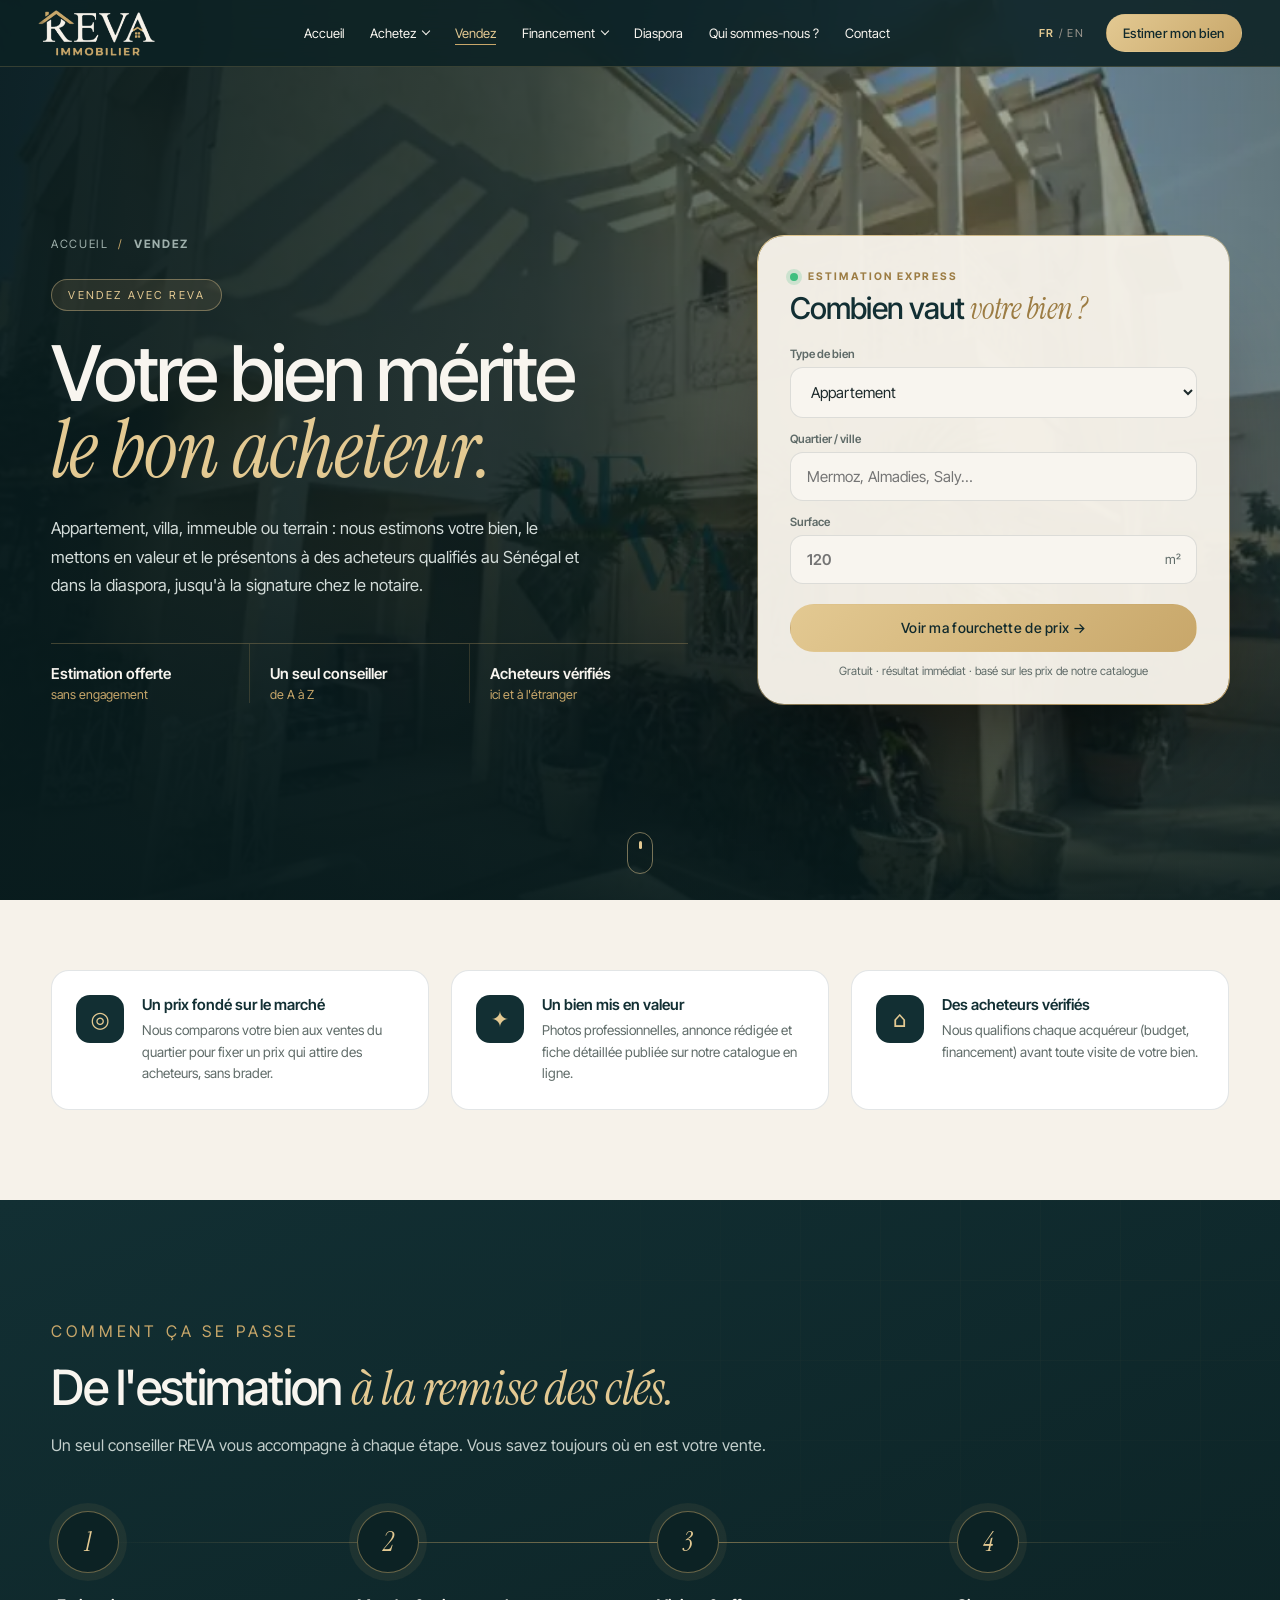
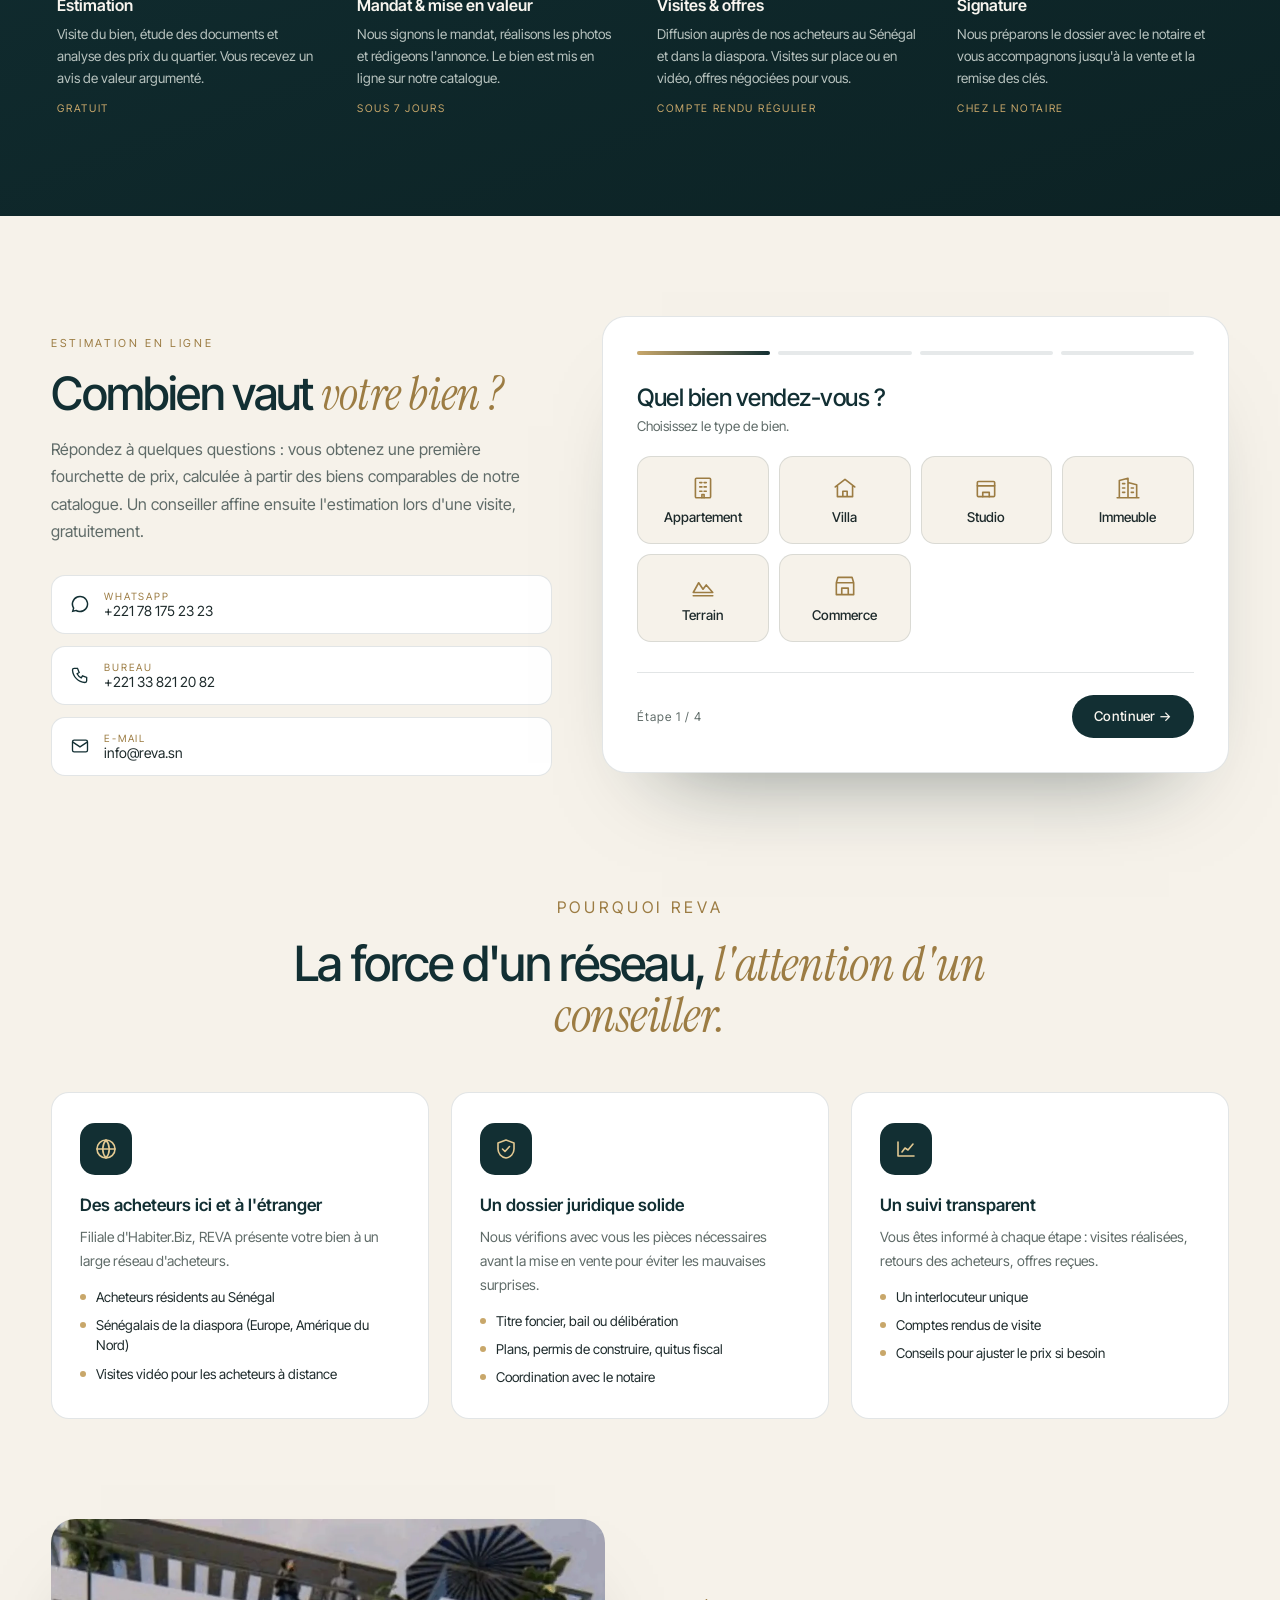
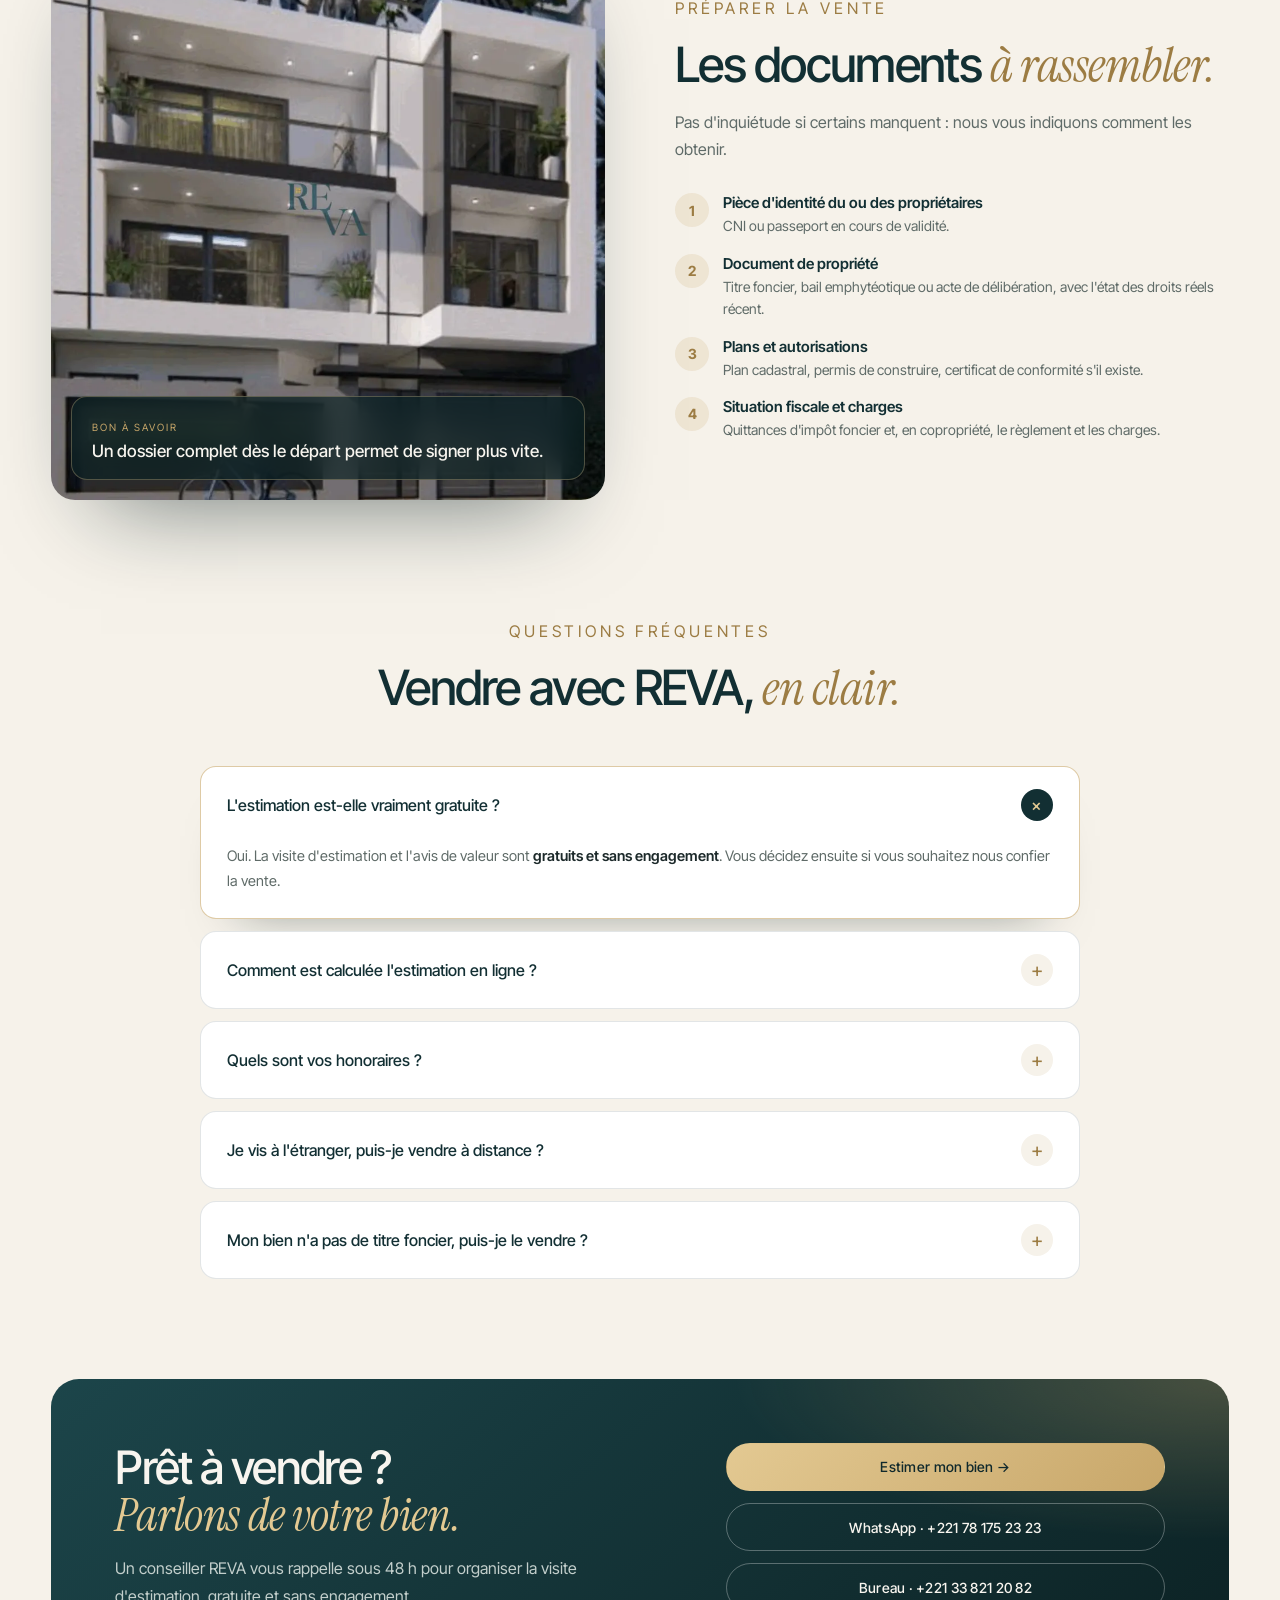
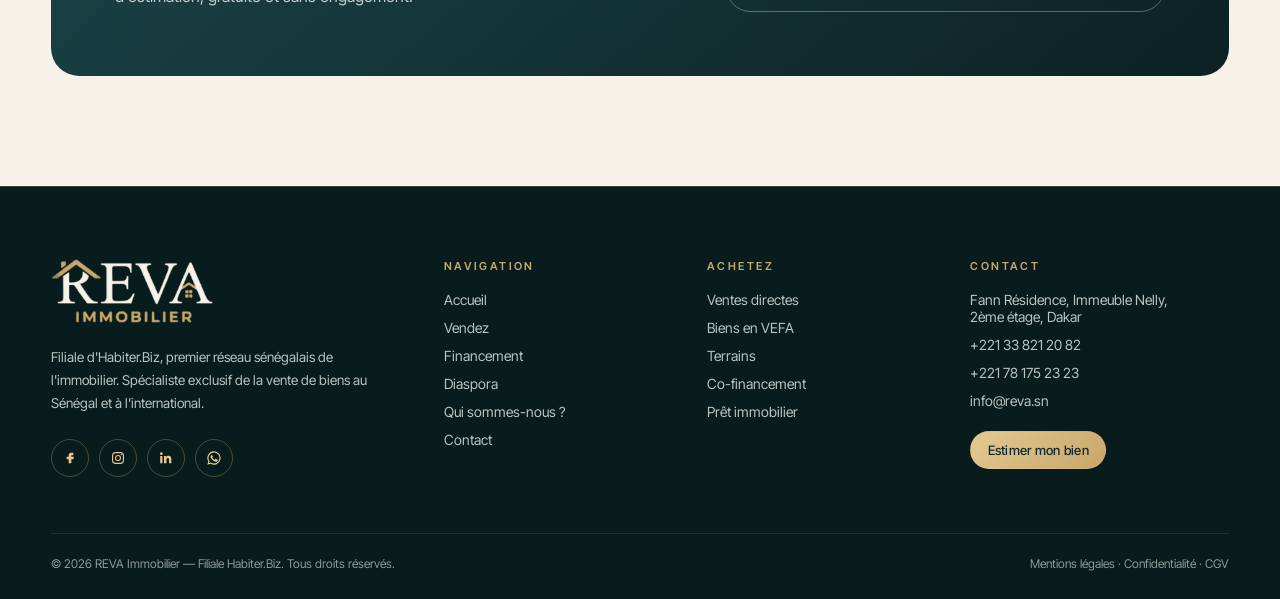
<file: vendez.html>
<!DOCTYPE html>
<html lang="fr">
<head>
  <meta charset="utf-8" />
  <meta name="viewport" content="width=device-width, initial-scale=1" />
  <title>Vendez votre bien à Dakar — Estimation gratuite | REVA Immobilier</title>
  <meta name="description" content="Vendez votre appartement, villa ou terrain à Dakar et au Sénégal avec REVA : estimation gratuite, photos professionnelles, diffusion au Sénégal et auprès de la diaspora, accompagnement jusqu'au notaire." />
  <meta property="og:title" content="Vendez votre bien à Dakar — Estimation gratuite | REVA Immobilier" />
  <meta property="og:description" content="Estimation gratuite, diffusion auprès des acheteurs au Sénégal et dans la diaspora, accompagnement jusqu'à la signature chez le notaire." />
  <meta property="og:type" content="website" />
  <link rel="preconnect" href="https://fonts.googleapis.com" />
  <link rel="preconnect" href="https://fonts.gstatic.com" crossorigin />
  <link href="https://fonts.googleapis.com/css2?family=Instrument+Serif:ital@0;1&family=Inter+Tight:wght@300;400;500;600;700&display=swap" rel="stylesheet" />
  <link rel="stylesheet" href="styles.css?v=20261125b" />
  <link rel="stylesheet" href="catalogue.css?v=20261125b" />
  <link rel="stylesheet" href="pages.css?v=20261125b" />
</head>
<body class="cat" data-page="vendez">

  <!-- ============ NAV ============ -->
  <header class="nav">
    <a href="index.html" class="brand"><img src="assets/logo-reva.png" alt="REVA Immobilier" /></a>
    <nav class="links">
      <a href="index.html">Accueil</a>
      <div class="dd">
        <a href="ventes-directes.html">Achetez <i class="caret"></i></a>
        <div class="dd-menu">
          <a href="ventes-directes.html">Ventes directes</a>
          <a href="biens-en-vefa.html">Biens en VEFA</a>
          <a href="terrains.html">Terrains</a>
        </div>
      </div>
      <a href="vendez.html" class="on">Vendez</a>
      <div class="dd">
        <a href="pret-immobilier.html">Financement <i class="caret"></i></a>
        <div class="dd-menu">
          <a href="co-financement.html">Co-financement</a>
          <a href="pret-immobilier.html">Prêt immobilier</a>
        </div>
      </div>
      <a href="diaspora.html">Diaspora</a>
      <a href="index.html#studio">Qui sommes-nous ?</a>
      <a href="index.html#contact">Contact</a>
    </nav>
    <div class="nav-right">
      <span class="lang"><b>FR</b> / EN</span>
      <a href="#estimation" class="btn btn-gold">Estimer mon bien</a>
      <button class="burger" id="burger" type="button" aria-label="Ouvrir le menu"><svg viewBox="0 0 24 24" fill="none" stroke="currentColor" stroke-width="1.8" stroke-linecap="round"><path d="M4 7h16M4 12h16M4 17h16"/></svg></button>
    </div>
  </header>

  <nav class="m-menu" id="m-menu" aria-label="Menu mobile">
    <button class="burger close" id="m-close" type="button" aria-label="Fermer le menu"><svg viewBox="0 0 24 24" fill="none" stroke="currentColor" stroke-width="1.8" stroke-linecap="round"><path d="M6 6l12 12M18 6L6 18"/></svg></button>
    <a href="index.html">Accueil</a>
    <a href="ventes-directes.html">Achetez</a>
    <a class="sub" href="ventes-directes.html">Ventes directes</a>
    <a class="sub" href="biens-en-vefa.html">Biens en VEFA</a>
    <a class="sub" href="terrains.html">Terrains</a>
    <a href="vendez.html" class="on">Vendez</a>
    <a href="pret-immobilier.html">Financement</a>
    <a class="sub" href="co-financement.html">Co-financement</a>
    <a class="sub" href="pret-immobilier.html">Prêt immobilier</a>
    <a href="diaspora.html">Diaspora</a>
    <a href="index.html#studio">Qui sommes-nous ?</a>
    <a href="index.html#contact">Contact</a>
  </nav>

  <!-- ============ HERO : photo plein écran + estimation express ============ -->
  <section class="v-hero">
    <div class="v-bg" aria-hidden="true"><img src="assets/biens/25110-1.webp" alt="" fetchpriority="high" /></div>
    <div class="container v-grid">
      <div class="v-copy">
        <nav class="crumbs" aria-label="Fil d'Ariane"><a href="index.html">Accueil</a><span>/</span><b>Vendez</b></nav>
        <p class="v-kicker"><span>Vendez avec REVA</span></p>
        <h1>Votre bien mérite<br/><em>le bon acheteur.</em></h1>
        <p class="v-lead">Appartement, villa, immeuble ou terrain : nous estimons votre bien, le mettons en valeur et le présentons à des acheteurs qualifiés au Sénégal et dans la diaspora, jusqu'à la signature chez le notaire.</p>
        <ul class="v-promise">
          <li><b>Estimation offerte</b><span>sans engagement</span></li>
          <li><b>Un seul conseiller</b><span>de A à Z</span></li>
          <li><b>Acheteurs vérifiés</b><span>ici et à l'étranger</span></li>
        </ul>
      </div>

      <form class="v-quick" id="v-quick">
        <p class="v-quick-h"><i></i>Estimation express</p>
        <h2>Combien vaut <em>votre bien ?</em></h2>
        <label class="vq"><span>Type de bien</span>
          <select name="type" required>
            <option value="Appartement">Appartement</option><option value="Villa">Villa</option><option value="Studio">Studio</option>
            <option value="Immeuble">Immeuble</option><option value="Terrain">Terrain</option><option value="Commerce">Commerce</option>
          </select></label>
        <label class="vq"><span>Quartier / ville</span><input name="quartier" list="quartiers" placeholder="Mermoz, Almadies, Saly…" autocomplete="off" required /></label>
        <label class="vq"><span>Surface</span><span class="vq-suf"><input name="surface" type="number" min="10" inputmode="numeric" placeholder="120" required /><em>m²</em></span></label>
        <button class="btn btn-gold" type="submit">Voir ma fourchette de prix →</button>
        <p class="v-quick-f">Gratuit · résultat immédiat · basé sur les prix de notre catalogue</p>
      </form>
    </div>
    <a href="#parcours-vente" class="v-scroll" aria-label="Défiler"><span></span></a>
  </section>

  <!-- ============ AVANTAGES ============ -->
  <section class="perks"><div class="container">
    <article class="perk rv"><span class="ico">◎</span><div><h3>Un prix fondé sur le marché</h3><p>Nous comparons votre bien aux ventes du quartier pour fixer un prix qui attire des acheteurs, sans brader.</p></div></article>
    <article class="perk rv"><span class="ico">✦</span><div><h3>Un bien mis en valeur</h3><p>Photos professionnelles, annonce rédigée et fiche détaillée publiée sur notre catalogue en ligne.</p></div></article>
    <article class="perk rv"><span class="ico">⌂</span><div><h3>Des acheteurs vérifiés</h3><p>Nous qualifions chaque acquéreur (budget, financement) avant toute visite de votre bien.</p></div></article>
  </div></section>

  <!-- ============ PROCESSUS ============ -->
  <section class="sec dark" id="parcours-vente" style="margin-top:80px;scroll-margin-top:70px">
    <div class="container">
      <div class="sec-head rv">
        <p class="eyebrow">Comment ça se passe</p>
        <h2>De l'estimation <em>à la remise des clés.</em></h2>
        <p>Un seul conseiller REVA vous accompagne à chaque étape. Vous savez toujours où en est votre vente.</p>
      </div>
      <div class="steps">
        <div class="step rv"><div class="n">1</div><h3>Estimation</h3><p>Visite du bien, étude des documents et analyse des prix du quartier. Vous recevez un avis de valeur argumenté.</p><small>Gratuit</small></div>
        <div class="step rv"><div class="n">2</div><h3>Mandat &amp; mise en valeur</h3><p>Nous signons le mandat, réalisons les photos et rédigeons l'annonce. Le bien est mis en ligne sur notre catalogue.</p><small>Sous 7 jours</small></div>
        <div class="step rv"><div class="n">3</div><h3>Visites &amp; offres</h3><p>Diffusion auprès de nos acheteurs au Sénégal et dans la diaspora. Visites sur place ou en vidéo, offres négociées pour vous.</p><small>Compte rendu régulier</small></div>
        <div class="step rv"><div class="n">4</div><h3>Signature</h3><p>Nous préparons le dossier avec le notaire et vous accompagnons jusqu'à la vente et la remise des clés.</p><small>Chez le notaire</small></div>
      </div>
    </div>
  </section>

  <!-- ============ ESTIMATION ============ -->
  <section class="sec" id="estimation" style="scroll-margin-top:70px">
    <div class="container wiz-wrap">
      <div class="wiz-side rv">
        <p class="eyebrow" style="color:var(--gold-dark)">Estimation en ligne</p>
        <h2>Combien vaut <em>votre bien ?</em></h2>
        <p>Répondez à quelques questions : vous obtenez une première fourchette de prix, calculée à partir des biens comparables de notre catalogue. Un conseiller affine ensuite l'estimation lors d'une visite, gratuitement.</p>
        <div class="contact-lines">
          <a href="https://wa.me/221781752323" target="_blank" rel="noopener"><svg viewBox="0 0 24 24" fill="currentColor"><path d="M12 2a10 10 0 0 0-8.6 15.1L2 22l5-1.3A10 10 0 1 0 12 2zm0 18.2a8.2 8.2 0 0 1-4.2-1.2l-.3-.2-3 .8.8-2.9-.2-.3A8.2 8.2 0 1 1 12 20.2z"/></svg><span><small>WhatsApp</small>+221 78 175 23 23</span></a>
          <a href="tel:+221338212082"><svg viewBox="0 0 24 24" fill="none" stroke="currentColor" stroke-width="1.6"><path d="M5 4h4l2 5-2.5 1.5a11 11 0 0 0 5 5L15 13l5 2v4a2 2 0 0 1-2 2A16 16 0 0 1 3 6a2 2 0 0 1 2-2z"/></svg><span><small>Bureau</small>+221 33 821 20 82</span></a>
          <a href="mailto:info@reva.sn"><svg viewBox="0 0 24 24" fill="none" stroke="currentColor" stroke-width="1.6"><rect x="3" y="5" width="18" height="14" rx="2"/><path d="M3 7l9 6 9-6"/></svg><span><small>E-mail</small>info@reva.sn</span></a>
        </div>
      </div>

      <form class="wiz rv" id="wiz-vendre" novalidate>
        <div class="wiz-prog"></div>

        <!-- 1. type -->
        <div class="wiz-step">
          <h3>Quel bien vendez-vous ?</h3>
          <p class="hint">Choisissez le type de bien.</p>
          <div class="opts" data-auto>
            <label class="opt"><input type="radio" name="type" value="Appartement" required /><span><svg viewBox="0 0 24 24"><rect x="5" y="3" width="14" height="18" rx="1"/><path d="M9 7h2M13 7h2M9 11h2M13 11h2M9 15h2M13 15h2M11 21v-3h2v3"/></svg>Appartement</span></label>
            <label class="opt"><input type="radio" name="type" value="Villa" /><span><svg viewBox="0 0 24 24"><path d="M3 11l9-7 9 7M5 10v10h14V10M10 20v-5h4v5"/></svg>Villa</span></label>
            <label class="opt"><input type="radio" name="type" value="Studio" /><span><svg viewBox="0 0 24 24"><rect x="4" y="6" width="16" height="14" rx="1"/><path d="M4 10h16M9 20v-4h6v4"/></svg>Studio</span></label>
            <label class="opt"><input type="radio" name="type" value="Immeuble" /><span><svg viewBox="0 0 24 24"><path d="M4 21V5l8-2v18M12 7l8 2v12M7 8h2M7 12h2M7 16h2M15 12h2M15 16h2M2 21h20"/></svg>Immeuble</span></label>
            <label class="opt"><input type="radio" name="type" value="Terrain" /><span><svg viewBox="0 0 24 24"><path d="M3 18l5-9 4 6 3-4 6 7z"/><path d="M3 21h18"/></svg>Terrain</span></label>
            <label class="opt"><input type="radio" name="type" value="Commerce" /><span><svg viewBox="0 0 24 24"><path d="M4 9l1.5-5h13L20 9M4 9v11h16V9M4 9h16M9 20v-6h6v6"/></svg>Commerce</span></label>
          </div>
        </div>

        <!-- 2. caractéristiques -->
        <div class="wiz-step">
          <h3>Ses caractéristiques</h3>
          <p class="hint">Ces informations servent à trouver des biens comparables.</p>
          <div class="fields">
            <label class="field full"><span>Quartier / ville *</span><input name="quartier" list="quartiers" placeholder="Mermoz, Almadies, Saly…" required autocomplete="off" /></label>
            <datalist id="quartiers"></datalist>
            <label class="field"><span>Surface *</span><span class="suffix"><input name="surface" type="number" min="10" step="1" inputmode="numeric" placeholder="120" required /><em>m²</em></span></label>
            <label class="field"><span>Chambres</span><select name="chambres"><option value="">—</option><option>1</option><option>2</option><option>3</option><option>4</option><option>5</option><option value="6+">6 et +</option></select></label>
          </div>
          <span class="lbl">État général</span>
          <div class="opts sm">
            <label class="opt"><input type="radio" name="etat" value="neuf" /><span>Neuf / récent</span></label>
            <label class="opt"><input type="radio" name="etat" value="bon" checked /><span>Bon état</span></label>
            <label class="opt"><input type="radio" name="etat" value="renover" /><span>À rafraîchir</span></label>
          </div>
          <span class="lbl">Document de propriété</span>
          <div class="opts sm">
            <label class="opt"><input type="radio" name="doc" value="Titre foncier" checked /><span>Titre foncier</span></label>
            <label class="opt"><input type="radio" name="doc" value="Bail" /><span>Bail</span></label>
            <label class="opt"><input type="radio" name="doc" value="Délibération" /><span>Délibération</span></label>
            <label class="opt"><input type="radio" name="doc" value="Je ne sais pas" /><span>Je ne sais pas</span></label>
          </div>
        </div>

        <!-- 3. estimation -->
        <div class="wiz-step">
          <h3>Votre fourchette indicative</h3>
          <p class="hint">Calculée à partir des biens comparables de notre catalogue.</p>
          <div class="est" id="est"></div>
          <div class="fields" style="margin-top:20px">
            <label class="field"><span>Votre prix souhaité (facultatif)</span><span class="suffix"><input name="prix" type="number" min="0" step="1000000" inputmode="numeric" placeholder="150000000" /><em>F CFA</em></span></label>
            <label class="field"><span>Quand souhaitez-vous vendre ?</span><select name="delai"><option>Dès que possible</option><option>Dans les 3 mois</option><option>Dans les 6 mois</option><option>Je me renseigne</option></select></label>
          </div>
        </div>

        <!-- 4. coordonnées -->
        <div class="wiz-step">
          <h3>Vos coordonnées</h3>
          <p class="hint">Un conseiller vous rappelle sous 48 h pour fixer la visite d'estimation.</p>
          <div class="fields">
            <label class="field full"><span>Nom et prénom *</span><input name="nom" autocomplete="name" required /></label>
            <label class="field"><span>Téléphone / WhatsApp *</span><input name="tel" type="tel" autocomplete="tel" placeholder="+221 77 000 00 00" required /></label>
            <label class="field"><span>E-mail</span><input name="email" type="email" autocomplete="email" /></label>
            <label class="field full"><span>Message</span><textarea name="msg" placeholder="Précisions sur le bien, disponibilités pour la visite…"></textarea></label>
          </div>
          <label class="consent"><input type="checkbox" name="ok" required /> J'accepte que REVA Immobilier utilise ces informations pour me recontacter au sujet de mon projet.</label>
        </div>

        <div class="wiz-nav">
          <button type="button" class="btn btn-outline" data-prev>← Retour</button>
          <span class="count-step"></span>
          <button type="button" class="btn btn-green" data-next>Continuer →</button>
          <button type="submit" class="btn btn-gold" data-send hidden>Envoyer ma demande</button>
        </div>
      </form>
    </div>
  </section>

  <!-- ============ POURQUOI REVA ============ -->
  <section class="sec" style="padding-top:0">
    <div class="container">
      <div class="sec-head center rv">
        <p class="eyebrow">Pourquoi REVA</p>
        <h2>La force d'un réseau, <em>l'attention d'un conseiller.</em></h2>
      </div>
      <div class="feats">
        <article class="feat rv">
          <div class="ico"><svg viewBox="0 0 24 24"><circle cx="12" cy="12" r="9"/><path d="M3 12h18M12 3a14 14 0 0 1 0 18M12 3a14 14 0 0 0 0 18"/></svg></div>
          <h3>Des acheteurs ici et à l'étranger</h3>
          <p>Filiale d'Habiter.Biz, REVA présente votre bien à un large réseau d'acheteurs.</p>
          <ul><li>Acheteurs résidents au Sénégal</li><li>Sénégalais de la diaspora (Europe, Amérique du Nord)</li><li>Visites vidéo pour les acheteurs à distance</li></ul>
        </article>
        <article class="feat rv">
          <div class="ico"><svg viewBox="0 0 24 24"><path d="M12 3l8 3v6c0 4.5-3.4 8.3-8 9-4.6-.7-8-4.5-8-9V6z"/><path d="M8.5 12l2.5 2.5 4.5-5"/></svg></div>
          <h3>Un dossier juridique solide</h3>
          <p>Nous vérifions avec vous les pièces nécessaires avant la mise en vente pour éviter les mauvaises surprises.</p>
          <ul><li>Titre foncier, bail ou délibération</li><li>Plans, permis de construire, quitus fiscal</li><li>Coordination avec le notaire</li></ul>
        </article>
        <article class="feat rv">
          <div class="ico"><svg viewBox="0 0 24 24"><path d="M4 19V5M4 19h16M8 15l3-4 3 2 5-6"/></svg></div>
          <h3>Un suivi transparent</h3>
          <p>Vous êtes informé à chaque étape : visites réalisées, retours des acheteurs, offres reçues.</p>
          <ul><li>Un interlocuteur unique</li><li>Comptes rendus de visite</li><li>Conseils pour ajuster le prix si besoin</li></ul>
        </article>
      </div>
    </div>
  </section>

  <!-- ============ DOCUMENTS ============ -->
  <section class="sec" style="padding-top:0">
    <div class="container split">
      <div class="split-media rv">
        <img src="assets/biens/24905-1.webp" alt="Immeuble proposé par REVA" loading="lazy" />
        <div class="tag"><small>Bon à savoir</small><b>Un dossier complet dès le départ permet de signer plus vite.</b></div>
      </div>
      <div class="rv">
        <div class="sec-head" style="margin-bottom:0">
          <p class="eyebrow">Préparer la vente</p>
          <h2>Les documents <em>à rassembler.</em></h2>
          <p>Pas d'inquiétude si certains manquent : nous vous indiquons comment les obtenir.</p>
        </div>
        <ul class="checklist">
          <li><i>1</i><div><b>Pièce d'identité du ou des propriétaires</b><span>CNI ou passeport en cours de validité.</span></div></li>
          <li><i>2</i><div><b>Document de propriété</b><span>Titre foncier, bail emphytéotique ou acte de délibération, avec l'état des droits réels récent.</span></div></li>
          <li><i>3</i><div><b>Plans et autorisations</b><span>Plan cadastral, permis de construire, certificat de conformité s'il existe.</span></div></li>
          <li><i>4</i><div><b>Situation fiscale et charges</b><span>Quittances d'impôt foncier et, en copropriété, le règlement et les charges.</span></div></li>
        </ul>
      </div>
    </div>
  </section>

  <!-- ============ FAQ ============ -->
  <section class="sec" style="padding-top:0">
    <div class="container">
      <div class="sec-head center rv">
        <p class="eyebrow">Questions fréquentes</p>
        <h2>Vendre avec REVA, <em>en clair.</em></h2>
      </div>
      <div class="faq rv">
        <details open><summary>L'estimation est-elle vraiment gratuite ?</summary><div class="a">Oui. La visite d'estimation et l'avis de valeur sont <b>gratuits et sans engagement</b>. Vous décidez ensuite si vous souhaitez nous confier la vente.</div></details>
        <details><summary>Comment est calculée l'estimation en ligne ?</summary><div class="a">Elle se fonde sur le <b>prix au mètre carré médian des biens comparables</b> de notre catalogue (même type, même quartier si possible), ajusté selon l'état du bien. C'est une première indication : seule la visite permet de tenir compte de l'emplacement exact, des finitions et des documents.</div></details>
        <details><summary>Quels sont vos honoraires ?</summary><div class="a">Nos honoraires sont fixés dans le mandat de vente, avant toute mise en ligne, et ne sont dus <b>qu'en cas de vente</b>. Votre conseiller vous les présente lors du rendez-vous d'estimation.</div></details>
        <details><summary>Je vis à l'étranger, puis-je vendre à distance ?</summary><div class="a">Oui. Nous gérons les visites sur place et vous tenons informé par WhatsApp ou en visio. La signature peut se faire par <b>procuration notariée</b>. Voir aussi notre page <a href="diaspora.html" style="color:var(--gold-dark);text-decoration:underline">Diaspora</a>.</div></details>
        <details><summary>Mon bien n'a pas de titre foncier, puis-je le vendre ?</summary><div class="a">Un bien sous bail ou délibération peut se vendre, mais les démarches et le prix diffèrent. Nous étudions votre situation et vous conseillons, y compris sur une éventuelle <b>transformation en titre foncier</b>.</div></details>
      </div>
    </div>
  </section>

  <!-- ============ APPEL À L'ACTION ============ -->
  <section class="cta-band">
    <div class="container">
      <div class="cta-box rv">
        <div>
          <h2>Prêt à vendre ?<br/><em>Parlons de votre bien.</em></h2>
          <p>Un conseiller REVA vous rappelle sous 48 h pour organiser la visite d'estimation, gratuite et sans engagement.</p>
        </div>
        <div class="acts">
          <a class="btn btn-gold" href="#estimation">Estimer mon bien →</a>
          <a class="btn btn-line" href="https://wa.me/221781752323" target="_blank" rel="noopener">WhatsApp · +221 78 175 23 23</a>
          <a class="btn btn-line" href="tel:+221338212082">Bureau · +221 33 821 20 82</a>
        </div>
      </div>
    </div>
  </section>

  <!-- ============ FOOTER ============ -->
  <footer class="site-footer">
    <div class="container footer-grid">
      <div class="f-brand">
        <img src="assets/logo-reva.png" alt="REVA Immobilier" />
        <p>Filiale d'Habiter.Biz, premier réseau sénégalais de l'immobilier. Spécialiste exclusif de la vente de biens au Sénégal et à l'international.</p>
        <div class="socials">
          <a href="#" aria-label="Facebook"><svg viewBox="0 0 24 24"><path d="M14 8h3V4h-3c-2.8 0-4 1.7-4 4.2V10H7v4h3v6h4v-6h3l1-4h-4V8.6c0-.4.3-.6.6-.6z"/></svg></a>
          <a href="#" aria-label="Instagram"><svg viewBox="0 0 24 24"><path d="M12 7.5A4.5 4.5 0 1 0 16.5 12 4.5 4.5 0 0 0 12 7.5zm0 7.4A2.9 2.9 0 1 1 14.9 12 2.9 2.9 0 0 1 12 14.9zM17 6a1 1 0 1 0 1 1 1 1 0 0 0-1-1zm4 2.2A5.6 5.6 0 0 0 15.8 3H8.2A5.6 5.6 0 0 0 3 8.2v7.6A5.6 5.6 0 0 0 8.2 21h7.6a5.6 5.6 0 0 0 5.2-5.2zM19.3 15.8a3.6 3.6 0 0 1-3.5 3.5H8.2a3.6 3.6 0 0 1-3.5-3.5V8.2a3.6 3.6 0 0 1 3.5-3.5h7.6a3.6 3.6 0 0 1 3.5 3.5z"/></svg></a>
          <a href="#" aria-label="LinkedIn"><svg viewBox="0 0 24 24"><path d="M5 3.5A2 2 0 1 1 5 7.5a2 2 0 0 1 0-4zM3.3 9h3.4v11H3.3zM9 9h3.3v1.5c.5-.9 1.7-1.8 3.4-1.8 3.6 0 4.3 2.4 4.3 5.4V20h-3.4v-5.2c0-1.3 0-2.9-1.8-2.9s-2.1 1.4-2.1 2.8V20H9z"/></svg></a>
          <a href="#" aria-label="WhatsApp"><svg viewBox="0 0 24 24"><path d="M12 2a10 10 0 0 0-8.6 15.1L2 22l5-1.3A10 10 0 1 0 12 2zm0 18.2a8.2 8.2 0 0 1-4.2-1.2l-.3-.2-3 .8.8-2.9-.2-.3A8.2 8.2 0 1 1 12 20.2zm4.5-6.1c-.2-.1-1.5-.7-1.7-.8s-.4-.1-.6.1-.7.8-.8 1-.3.2-.5.1a6.7 6.7 0 0 1-3.3-2.9c-.3-.4.3-.4.7-1.3a.5.5 0 0 0 0-.4l-.8-1.8c-.2-.5-.4-.4-.6-.4h-.5a1 1 0 0 0-.7.3 3 3 0 0 0-.9 2.2 5.2 5.2 0 0 0 1.1 2.7 11.8 11.8 0 0 0 4.5 4c1.7.7 2.3.8 3.2.6a2.7 2.7 0 0 0 1.8-1.2 2.2 2.2 0 0 0 .1-1.2c0-.1-.2-.2-.4-.3z"/></svg></a>
        </div>
      </div>
      <div>
        <h4>Navigation</h4>
        <ul>
          <li><a href="index.html">Accueil</a></li>
          <li><a href="vendez.html">Vendez</a></li>
          <li><a href="pret-immobilier.html">Financement</a></li>
          <li><a href="diaspora.html">Diaspora</a></li>
          <li><a href="index.html#studio">Qui sommes-nous ?</a></li>
          <li><a href="index.html#contact">Contact</a></li>
        </ul>
      </div>
      <div>
        <h4>Achetez</h4>
        <ul>
          <li><a href="ventes-directes.html">Ventes directes</a></li>
          <li><a href="biens-en-vefa.html">Biens en VEFA</a></li>
          <li><a href="terrains.html">Terrains</a></li>
          <li><a href="co-financement.html">Co-financement</a></li>
          <li><a href="pret-immobilier.html">Prêt immobilier</a></li>
        </ul>
      </div>
      <div>
        <h4>Contact</h4>
        <ul class="f-contact">
          <li>Fann Résidence, Immeuble Nelly,<br/>2ème étage, Dakar</li>
          <li><a href="tel:+221338212082">+221 33 821 20 82</a></li>
          <li><a href="tel:+221781752323">+221 78 175 23 23</a></li>
          <li><a href="mailto:info@reva.sn">info@reva.sn</a></li>
        </ul>
        <a href="vendez.html#estimation" class="btn btn-gold">Estimer mon bien</a>
      </div>
    </div>
    <div class="container footer-bottom">
      <span>© 2026 REVA Immobilier — Filiale Habiter.Biz. Tous droits réservés.</span>
      <span><a href="#">Mentions légales</a> · <a href="#">Confidentialité</a> · <a href="#">CGV</a></span>
    </div>
  </footer>

  <div class="toast" id="toast" role="status"></div>

  <script type="module" src="pages.js?v=20261125b"></script>
  <script src="menu.js?v=20261125b" defer></script>
</body>
</html>
</file>
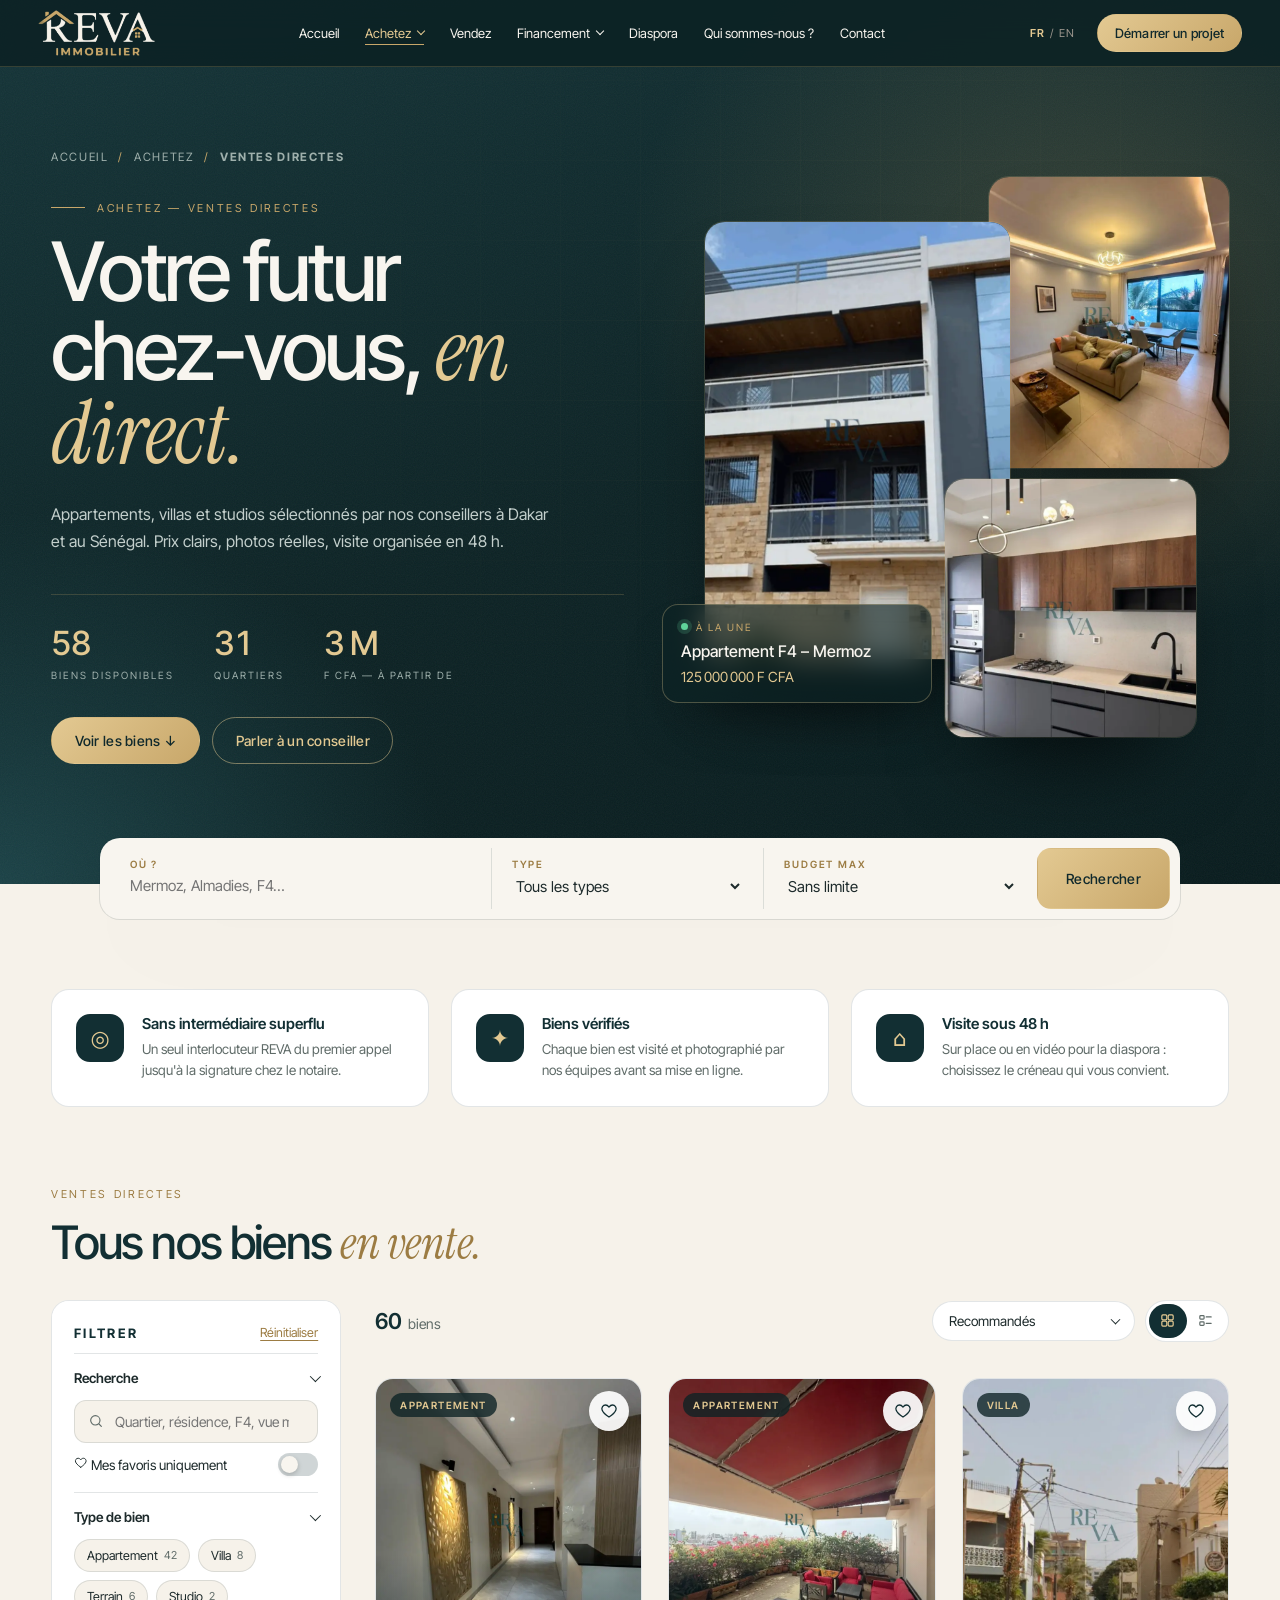
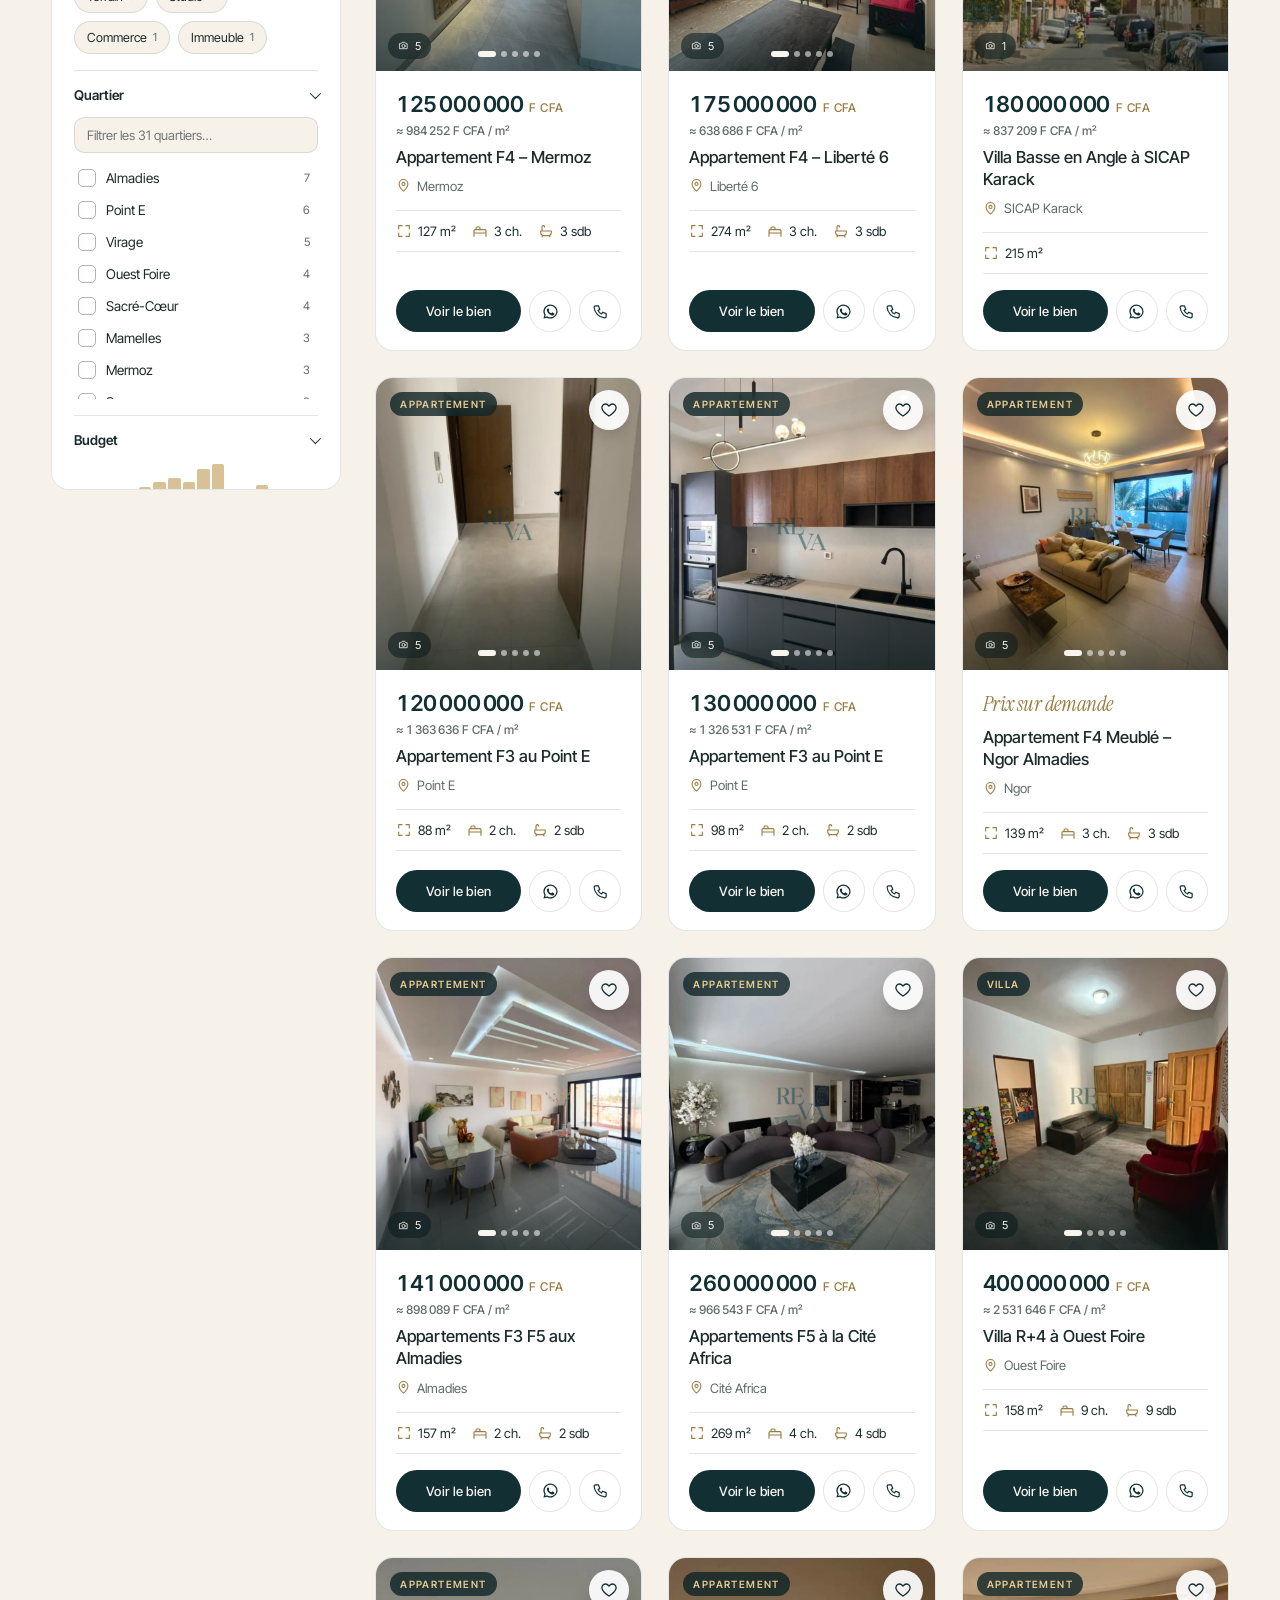
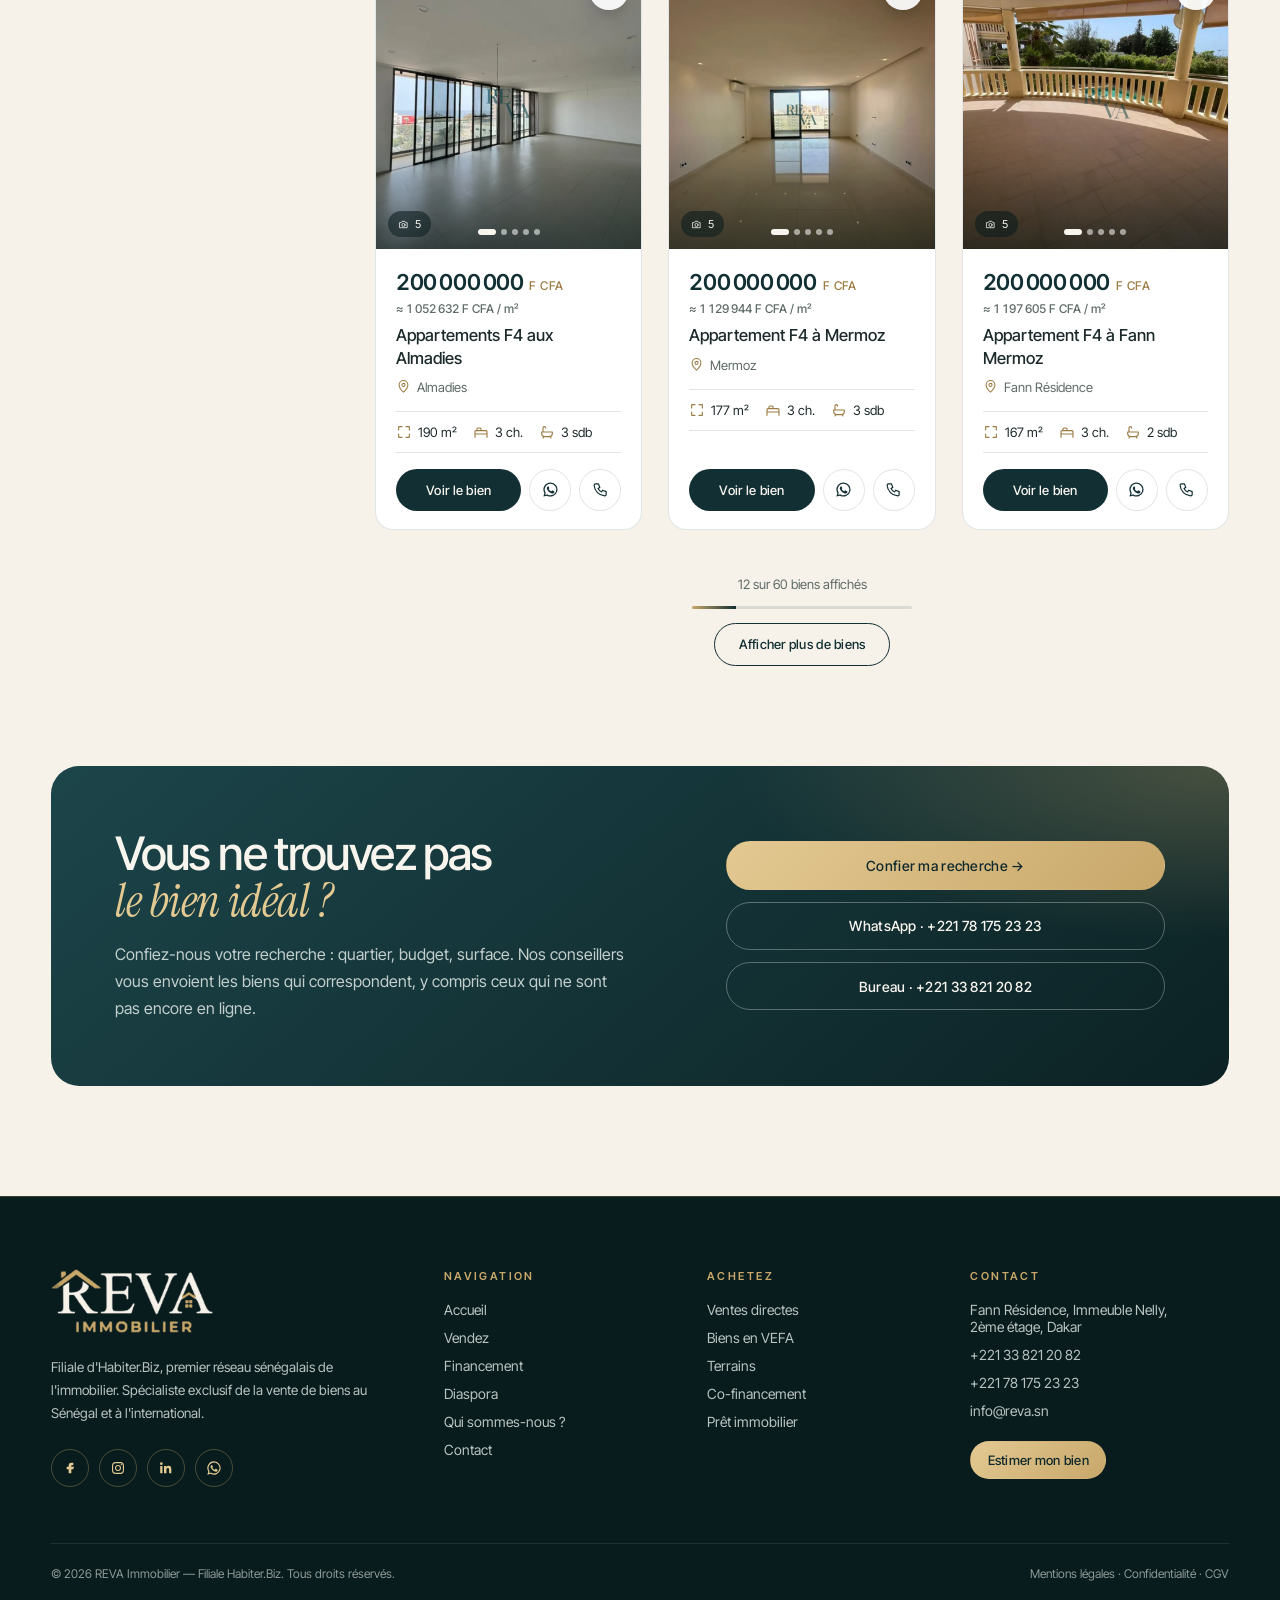
<file: ventes-directes.html>
<!DOCTYPE html>
<html lang="fr">
<head>
  <meta charset="utf-8" />
  <meta name="viewport" content="width=device-width, initial-scale=1" />
  <title>Ventes directes — Appartements & villas à vendre à Dakar | REVA Immobilier</title>
  <meta name="description" content="Appartements, villas et studios à vendre en direct à Dakar et au Sénégal : filtres, photos, prix et localisation. REVA, filiale d'Habiter.Biz." />
  <meta property="og:title" content="Ventes directes — Appartements & villas à vendre à Dakar | REVA Immobilier" />
  <meta property="og:description" content="Appartements, villas et studios à vendre en direct à Dakar et au Sénégal : filtres, photos, prix et localisation. REVA, filiale d'Habiter.Biz." />
  <meta property="og:type" content="website" />
  <link rel="preconnect" href="https://fonts.googleapis.com" />
  <link rel="preconnect" href="https://fonts.gstatic.com" crossorigin />
  <link href="https://fonts.googleapis.com/css2?family=Instrument+Serif:ital@0;1&family=Inter+Tight:wght@300;400;500;600;700&display=swap" rel="stylesheet" />
  <link rel="stylesheet" href="styles.css?v=20261125b" />
  <link rel="stylesheet" href="catalogue.css?v=20261125b" />
</head>
<body class="cat" data-cat="ventes">

  <!-- ============ NAV ============ -->
  <header class="nav">
    <a href="index.html" class="brand"><img src="assets/logo-reva.png" alt="REVA Immobilier" /></a>
    <nav class="links">
      <a href="index.html">Accueil</a>
      <div class="dd">
        <a href="ventes-directes.html" class="on">Achetez <i class="caret"></i></a>
        <div class="dd-menu">
          <a href="ventes-directes.html" class="on">Ventes directes</a>
          <a href="biens-en-vefa.html">Biens en VEFA</a>
          <a href="terrains.html">Terrains</a>
        </div>
      </div>
      <a href="vendez.html">Vendez</a>
      <div class="dd">
        <a href="pret-immobilier.html">Financement <i class="caret"></i></a>
        <div class="dd-menu">
          <a href="co-financement.html">Co-financement</a>
          <a href="pret-immobilier.html">Prêt immobilier</a>
        </div>
      </div>
      <a href="diaspora.html">Diaspora</a>
      <a href="index.html#studio">Qui sommes-nous ?</a>
      <a href="index.html#contact">Contact</a>
    </nav>
    <div class="nav-right">
      <span class="lang"><b>FR</b> / EN</span>
      <a href="index.html#contact" class="btn btn-gold">Démarrer un projet</a>
      <button class="burger" id="burger" type="button" aria-label="Ouvrir le menu"><svg viewBox="0 0 24 24" fill="none" stroke="currentColor" stroke-width="1.8" stroke-linecap="round"><path d="M4 7h16M4 12h16M4 17h16"/></svg></button>
    </div>
  </header>

  <nav class="m-menu" id="m-menu" aria-label="Menu mobile">
    <button class="burger close" id="m-close" type="button" aria-label="Fermer le menu"><svg viewBox="0 0 24 24" fill="none" stroke="currentColor" stroke-width="1.8" stroke-linecap="round"><path d="M6 6l12 12M18 6L6 18"/></svg></button>
    <a href="index.html">Accueil</a>
    <a href="ventes-directes.html">Achetez</a>
    <a class="sub on" href="ventes-directes.html">Ventes directes</a>
    <a class="sub" href="biens-en-vefa.html">Biens en VEFA</a>
    <a class="sub" href="terrains.html">Terrains</a>
    <a href="vendez.html">Vendez</a>
    <a href="pret-immobilier.html">Financement</a>
    <a class="sub" href="co-financement.html">Co-financement</a>
    <a class="sub" href="pret-immobilier.html">Prêt immobilier</a>
    <a href="diaspora.html">Diaspora</a>
    <a href="index.html#studio">Qui sommes-nous ?</a>
    <a href="index.html#contact">Contact</a>
  </nav>

  <!-- ============ HERO ============ -->
  <section class="c-hero">
    <div class="container">
      <div>
        <nav class="crumbs" aria-label="Fil d'Ariane"><a href="index.html">Accueil</a><span>/</span><a href="ventes-directes.html">Achetez</a><span>/</span><b>Ventes directes</b></nav>
        <p class="eyebrow">Achetez — Ventes directes</p>
        <h1>Votre futur<br/>chez-vous, <em>en direct.</em></h1>
        <p class="lead">Appartements, villas et studios sélectionnés par nos conseillers à Dakar et au Sénégal. Prix clairs, photos réelles, visite organisée en 48 h.</p>
        
        <div class="hero-stats"><div><b data-stat="count">—</b><small>Biens disponibles</small></div><div><b data-stat="quartiers">—</b><small>Quartiers</small></div><div><b data-stat="min">—</b><small>F CFA — à partir de</small></div></div>
        <div class="hero-cta">
          <a href="#catalogue" class="btn btn-gold btn-lg">Voir les biens ↓</a>
          <a href="https://wa.me/221781752323" target="_blank" rel="noopener" class="btn btn-line btn-lg">Parler à un conseiller</a>
        </div>
      </div>
      <div class="collage" id="collage" aria-hidden="false"></div>
    </div>
  </section>

  <!-- recherche rapide -->
  <form class="quick" id="quick" role="search">
    <label>Où ?<input name="q" list="quick-list" placeholder="Mermoz, Almadies, F4…" autocomplete="off" /></label>
    <datalist id="quick-list"></datalist>
    <label>Type<select name="type"></select></label>
    <label>Budget max<select name="budget"></select></label>
    <button class="btn btn-gold" type="submit">Rechercher</button>
  </form>

  <!-- ============ AVANTAGES ============ -->
  <section class="perks"><div class="container"><article class="perk rv"><span class="ico">◎</span><div><h3>Sans intermédiaire superflu</h3><p>Un seul interlocuteur REVA du premier appel jusqu'à la signature chez le notaire.</p></div></article><article class="perk rv"><span class="ico">✦</span><div><h3>Biens vérifiés</h3><p>Chaque bien est visité et photographié par nos équipes avant sa mise en ligne.</p></div></article><article class="perk rv"><span class="ico">⌂</span><div><h3>Visite sous 48 h</h3><p>Sur place ou en vidéo pour la diaspora : choisissez le créneau qui vous convient.</p></div></article></div></section>

  <!-- ============ CATALOGUE ============ -->
  <section class="shop" id="catalogue">
    <div class="container">
      <div class="shop-head rv">
        <div>
          <p class="eyebrow">Ventes directes</p>
          <h2>Tous nos biens <em>en vente.</em></h2>
        </div>
      </div>

      <div class="shop-layout">
        <aside class="filters" id="filters" aria-label="Filtres">
          <div class="filters-top"><h3>Filtrer</h3><button class="link-btn" type="button" id="f-reset">Réinitialiser</button></div>
          <div class="filters-apply"><button class="btn btn-green" type="button" id="f-apply">Voir les <span id="f-apply-n">0</span> biens</button></div>
        </aside>
        <div class="filters-veil" id="filters-veil"></div>

        <div class="results">
          <div class="toolbar">
            <p class="count" id="count" aria-live="polite"></p>
            <div class="tools">
              <button class="btn btn-outline btn-filters" type="button" id="btn-filters">Filtres <span id="f-badge"></span></button>
              <label class="select"><span class="sr">Trier par</span><select id="sort"></select></label>
              <div class="views" role="group" aria-label="Affichage">
                <button type="button" data-view="grid" aria-label="Grille"><svg class="i" viewBox="0 0 24 24"><rect x="4" y="4" width="7" height="7" rx="1.5"/><rect x="13" y="4" width="7" height="7" rx="1.5"/><rect x="4" y="13" width="7" height="7" rx="1.5"/><rect x="13" y="13" width="7" height="7" rx="1.5"/></svg></button>
                <button type="button" data-view="list" aria-label="Liste"><svg class="i" viewBox="0 0 24 24"><rect x="4" y="5" width="6" height="5" rx="1.2"/><rect x="4" y="14" width="6" height="5" rx="1.2"/><path d="M13 7h7M13 16h7"/></svg></button>
              </div>
            </div>
          </div>
          <div class="pills" id="pills"></div>
          <div class="grid" id="grid"></div>
          <div class="more" id="more" hidden>
            <p id="more-txt"></p>
            <div class="bar"><span id="more-bar"></span></div>
            <button class="btn btn-outline" type="button" id="more-btn">Afficher plus de biens</button>
          </div>
        </div>
      </div>
    </div>
  </section>

  <!-- ============ APPEL À L'ACTION ============ -->
  <section class="cta-band">
    <div class="container">
      <div class="cta-box rv">
        <div>
          <h2>Vous ne trouvez pas<br/><em>le bien idéal ?</em></h2>
          <p>Confiez-nous votre recherche : quartier, budget, surface. Nos conseillers vous envoient les biens qui correspondent, y compris ceux qui ne sont pas encore en ligne.</p>
        </div>
        <div class="acts">
          <a class="btn btn-gold" href="index.html#contact">Confier ma recherche →</a>
          <a class="btn btn-line" href="https://wa.me/221781752323" target="_blank" rel="noopener">WhatsApp · +221 78 175 23 23</a>
          <a class="btn btn-line" href="tel:+221338212082">Bureau · +221 33 821 20 82</a>
        </div>
      </div>
    </div>
  </section>

  <!-- ============ FOOTER ============ -->
  <footer class="site-footer">
    <div class="container footer-grid">
      <div class="f-brand">
        <img src="assets/logo-reva.png" alt="REVA Immobilier" />
        <p>Filiale d'Habiter.Biz, premier réseau sénégalais de l'immobilier. Spécialiste exclusif de la vente de biens au Sénégal et à l'international.</p>
        <div class="socials">
          <a href="#" aria-label="Facebook"><svg viewBox="0 0 24 24"><path d="M14 8h3V4h-3c-2.8 0-4 1.7-4 4.2V10H7v4h3v6h4v-6h3l1-4h-4V8.6c0-.4.3-.6.6-.6z"/></svg></a>
          <a href="#" aria-label="Instagram"><svg viewBox="0 0 24 24"><path d="M12 7.5A4.5 4.5 0 1 0 16.5 12 4.5 4.5 0 0 0 12 7.5zm0 7.4A2.9 2.9 0 1 1 14.9 12 2.9 2.9 0 0 1 12 14.9zM17 6a1 1 0 1 0 1 1 1 1 0 0 0-1-1zm4 2.2A5.6 5.6 0 0 0 15.8 3H8.2A5.6 5.6 0 0 0 3 8.2v7.6A5.6 5.6 0 0 0 8.2 21h7.6a5.6 5.6 0 0 0 5.2-5.2zM19.3 15.8a3.6 3.6 0 0 1-3.5 3.5H8.2a3.6 3.6 0 0 1-3.5-3.5V8.2a3.6 3.6 0 0 1 3.5-3.5h7.6a3.6 3.6 0 0 1 3.5 3.5z"/></svg></a>
          <a href="#" aria-label="LinkedIn"><svg viewBox="0 0 24 24"><path d="M5 3.5A2 2 0 1 1 5 7.5a2 2 0 0 1 0-4zM3.3 9h3.4v11H3.3zM9 9h3.3v1.5c.5-.9 1.7-1.8 3.4-1.8 3.6 0 4.3 2.4 4.3 5.4V20h-3.4v-5.2c0-1.3 0-2.9-1.8-2.9s-2.1 1.4-2.1 2.8V20H9z"/></svg></a>
          <a href="#" aria-label="WhatsApp"><svg viewBox="0 0 24 24"><path d="M12 2a10 10 0 0 0-8.6 15.1L2 22l5-1.3A10 10 0 1 0 12 2zm0 18.2a8.2 8.2 0 0 1-4.2-1.2l-.3-.2-3 .8.8-2.9-.2-.3A8.2 8.2 0 1 1 12 20.2zm4.5-6.1c-.2-.1-1.5-.7-1.7-.8s-.4-.1-.6.1-.7.8-.8 1-.3.2-.5.1a6.7 6.7 0 0 1-3.3-2.9c-.3-.4.3-.4.7-1.3a.5.5 0 0 0 0-.4l-.8-1.8c-.2-.5-.4-.4-.6-.4h-.5a1 1 0 0 0-.7.3 3 3 0 0 0-.9 2.2 5.2 5.2 0 0 0 1.1 2.7 11.8 11.8 0 0 0 4.5 4c1.7.7 2.3.8 3.2.6a2.7 2.7 0 0 0 1.8-1.2 2.2 2.2 0 0 0 .1-1.2c0-.1-.2-.2-.4-.3z"/></svg></a>
        </div>
      </div>
      <div>
        <h4>Navigation</h4>
        <ul>
          <li><a href="index.html">Accueil</a></li>
          <li><a href="vendez.html">Vendez</a></li>
          <li><a href="pret-immobilier.html">Financement</a></li>
          <li><a href="diaspora.html">Diaspora</a></li>
          <li><a href="index.html#studio">Qui sommes-nous ?</a></li>
          <li><a href="index.html#contact">Contact</a></li>
        </ul>
      </div>
      <div>
        <h4>Achetez</h4>
        <ul>
          <li><a href="ventes-directes.html">Ventes directes</a></li>
          <li><a href="biens-en-vefa.html">Biens en VEFA</a></li>
          <li><a href="terrains.html">Terrains</a></li>
          <li><a href="co-financement.html">Co-financement</a></li>
          <li><a href="pret-immobilier.html">Prêt immobilier</a></li>
        </ul>
      </div>
      <div>
        <h4>Contact</h4>
        <ul class="f-contact">
          <li>Fann Résidence, Immeuble Nelly,<br/>2ème étage, Dakar</li>
          <li><a href="tel:+221338212082">+221 33 821 20 82</a></li>
          <li><a href="tel:+221781752323">+221 78 175 23 23</a></li>
          <li><a href="mailto:info@reva.sn">info@reva.sn</a></li>
        </ul>
        <a href="vendez.html#estimation" class="btn btn-gold">Estimer mon bien</a>
      </div>
    </div>
    <div class="container footer-bottom">
      <span>© 2026 REVA Immobilier — Filiale Habiter.Biz. Tous droits réservés.</span>
      <span><a href="#">Mentions légales</a> · <a href="#">Confidentialité</a> · <a href="#">CGV</a></span>
    </div>
  </footer>

  <!-- ============ FICHE RAPIDE ============ -->
  <div class="qv" id="qv" role="dialog" aria-modal="true" aria-hidden="true">
    <div class="qv-bg"></div>
    <div class="qv-box"></div>
  </div>

  <!-- ============ VISIONNEUSE ============ -->
  <div class="lb" id="lb" role="dialog" aria-modal="true" aria-hidden="true" aria-label="Visionneuse de photos">
    <div class="lb-top">
      <p class="lb-title"></p>
      <div class="lb-tools">
        <button type="button" id="lb-out" aria-label="Dézoomer"><svg class="i" viewBox="0 0 24 24"><path d="M5 12h14"/></svg></button>
        <span class="zl">100 %</span>
        <button type="button" id="lb-in" aria-label="Zoomer"><svg class="i" viewBox="0 0 24 24"><path d="M12 5v14M5 12h14"/></svg></button>
        <button type="button" id="lb-reset" class="hide-sm" aria-label="Taille d'origine"><svg class="i" viewBox="0 0 24 24"><path d="M4 4v6h6M4.5 15a8 8 0 1 0 1.9-8.3L4 10"/></svg></button>
        <a id="lb-full" class="hide-sm" href="#" target="_blank" rel="noopener" aria-label="Ouvrir l'image en haute définition"><svg class="i" viewBox="0 0 24 24"><path d="M14 4h6v6M20 4l-9 9M18 14v5a1 1 0 0 1-1 1H5a1 1 0 0 1-1-1V7a1 1 0 0 1 1-1h5"/></svg></a>
        <button type="button" id="lb-close" aria-label="Fermer"><svg class="i" viewBox="0 0 24 24"><path d="M6 6l12 12M18 6L6 18"/></svg></button>
      </div>
    </div>
    <div class="lb-stage">
      <img alt="" draggable="false" />
      <div class="spinner"></div>
      <button class="nav-arrow prev" type="button" aria-label="Photo précédente"><svg class="i" viewBox="0 0 24 24"><path d="M15 5l-7 7 7 7"/></svg></button>
      <button class="nav-arrow next" type="button" aria-label="Photo suivante"><svg class="i" viewBox="0 0 24 24"><path d="M9 5l7 7-7 7"/></svg></button>
      <p class="lb-help">Molette ou pincement pour zoomer · double-clic · glisser pour se déplacer</p>
    </div>
    <div class="lb-thumbs"></div>
  </div>

  <div class="toast" id="toast" role="status"></div>

  <script type="module" src="catalogue.js?v=20261125b"></script>
  <script src="menu.js?v=20261125b" defer></script>
</body>
</html>
</file>
<file: styles.css>
:root {
  --bg: #0a0b0d;
  --bg-2: #111317;
  --ink: #eee8de;
  --muted: #9b968d;
  --line: rgba(238, 232, 222, .14);
  --accent: #e8b48c;
  --accent-ink: #1b130d;
  --serif: "Instrument Serif", Georgia, "Times New Roman", serif;
  --sans: "Inter Tight", system-ui, -apple-system, "Segoe UI", Roboto, sans-serif;
}

* { box-sizing: border-box; margin: 0; padding: 0; }
html { scroll-behavior: smooth; }
body { background: var(--bg); color: var(--ink); font-family: var(--sans); -webkit-font-smoothing: antialiased; overflow-x: hidden; }
a { color: inherit; text-decoration: none; }
em { font-family: var(--serif); font-style: italic; font-weight: 400; letter-spacing: -.01em; color: #f3e6d6; }
.container { width: min(1240px, 92vw); margin: 0 auto; }

/* ---------- buttons ---------- */
.btn { display: inline-flex; align-items: center; gap: .5em; padding: .78em 1.25em; border-radius: 999px; font-size: 13px; font-weight: 500; letter-spacing: .02em; border: 1px solid transparent; cursor: pointer; transition: transform .25s, background .25s, color .25s; font-family: var(--sans); }
.btn:hover { transform: translateY(-1px); }
.btn-accent { background: var(--accent); color: var(--accent-ink); }
.btn-accent:hover { background: #f3c7a3; }
.btn-ghost { border-color: var(--line); color: var(--ink); background: rgba(255,255,255,.03); }
.round { width: 44px; height: 44px; border-radius: 50%; border: 1px solid var(--line); background: rgba(255,255,255,.04); color: var(--ink); cursor: pointer; font-size: 16px; transition: background .2s; }
.round:hover { background: rgba(255,255,255,.12); }

/* ---------- loader ---------- */
#loader { position: fixed; inset: 0; z-index: 100; background: var(--bg); display: grid; place-items: center; transition: opacity .9s ease, visibility .9s; }
#loader.done { opacity: 0; visibility: hidden; }
.loader-inner { width: min(340px, 80vw); text-align: center; }
.logo-mark { display: inline-flex; align-items: center; gap: 10px; font-weight: 600; letter-spacing: .32em; font-size: 15px; }
.logo-mark svg { width: 22px; height: 22px; }
.loader-label { margin-top: 28px; font-family: var(--serif); font-style: italic; font-size: 22px; color: #d9cfc2; }
.loader-bar { margin-top: 18px; height: 1px; background: var(--line); overflow: hidden; }
.loader-bar span { display: block; height: 100%; width: 0; background: var(--accent); transition: width .3s; }
.loader-pct { margin-top: 10px; font-size: 11px; letter-spacing: .2em; color: var(--muted); }

/* ---------- nav ---------- */
.nav { position: fixed; top: 0; left: 0; right: 0; z-index: 50; display: flex; align-items: center; justify-content: space-between; padding: 18px 3vw; background: linear-gradient(to bottom, rgba(10,11,13,.75), rgba(10,11,13,0)); }
.brand { display: flex; align-items: center; gap: 10px; }
.brand svg { width: 20px; height: 20px; }
.brand span { font-weight: 600; letter-spacing: .3em; font-size: 13px; }
.brand small { font-size: 10px; letter-spacing: .14em; text-transform: uppercase; color: var(--muted); margin-left: 14px; padding-left: 14px; border-left: 1px solid var(--line); }
.links { display: flex; gap: 30px; font-size: 13px; color: #cfc8bd; }
.links a { position: relative; transition: color .2s; }
.links a:hover { color: #fff; }
.links a::after { content: ""; position: absolute; left: 0; right: 0; bottom: -4px; height: 1px; background: var(--accent); transform: scaleX(0); transform-origin: left; transition: transform .3s; }
.links a:hover::after { transform: scaleX(1); }
.nav-right { display: flex; align-items: center; gap: 22px; }
.lang { font-size: 11px; color: var(--muted); letter-spacing: .12em; }
.lang b { color: var(--ink); font-weight: 600; }

/* ---------- hero ---------- */
.hero { position: relative; height: 760vh; }
.hero-sticky { position: sticky; top: 0; height: 100vh; overflow: hidden; }
.scene-wrap { position: absolute; inset: 0; transform-origin: 50% 50%; overflow: hidden; will-change: transform, border-radius; }
#scene { width: 100%; height: 100%; display: block; }
.scene-vignette { position: absolute; inset: 0; pointer-events: none;
  background:
    linear-gradient(90deg, rgba(8,9,11,.72) 0%, rgba(8,9,11,.18) 34%, rgba(8,9,11,0) 55%, rgba(8,9,11,.18) 78%, rgba(8,9,11,.6) 100%),
    linear-gradient(0deg, rgba(8,9,11,.85) 0%, rgba(8,9,11,0) 28%),
    linear-gradient(180deg, rgba(8,9,11,.55) 0%, rgba(8,9,11,0) 18%); }
.grain { position: absolute; inset: -50%; pointer-events: none; opacity: .07; z-index: 2;
  background-image: url("data:image/svg+xml;utf8,<svg xmlns='http://www.w3.org/2000/svg' width='160' height='160'><filter id='n'><feTurbulence type='fractalNoise' baseFrequency='.9' numOctaves='3' stitchTiles='stitch'/></filter><rect width='100%' height='100%' filter='url(%23n)'/></svg>");
  animation: grain 1.2s steps(6) infinite; }
@keyframes grain { 0%{transform:translate(0,0)} 20%{transform:translate(-3%,2%)} 40%{transform:translate(2%,-3%)} 60%{transform:translate(-2%,-1%)} 80%{transform:translate(3%,3%)} 100%{transform:translate(0,0)} }

.stage-texts { position: absolute; inset: 0; z-index: 3; pointer-events: none; }
.stage-text { position: absolute; top: 50%; width: min(460px, 86vw); transform: translateY(-50%); opacity: 0; will-change: opacity, transform, filter; }
.stage-text.left { left: 5vw; }
.stage-text.right { right: 5vw; text-align: right; }
.stage-text .kicker { font-size: 11px; letter-spacing: .22em; text-transform: uppercase; color: var(--muted); margin-bottom: 22px; }
.stage-text .kicker span { color: var(--accent); }
.stage-text h1, .stage-text h2 { font-weight: 500; font-size: clamp(40px, 5.2vw, 78px); line-height: .98; letter-spacing: -.035em; text-shadow: 0 2px 40px rgba(0,0,0,.4); }
.stage-text h1 em, .stage-text h2 em { font-size: 1.04em; }
.stage-text .lead { margin-top: 24px; font-size: 14px; line-height: 1.6; color: #c4bdb2; max-width: 340px; }
.stage-text.right .lead { margin-left: auto; }
.stage-text .btn { margin-top: 26px; pointer-events: auto; }

.hud { position: absolute; left: 0; right: 0; bottom: 0; z-index: 4; display: grid; grid-template-columns: 1fr auto 1fr; align-items: end; gap: 24px; padding: 0 3vw 26px; transition: opacity .4s; }
.hud-stats { display: flex; gap: 34px; }
.hud-stats small { display: block; font-size: 9.5px; letter-spacing: .2em; text-transform: uppercase; color: var(--muted); margin-bottom: 6px; }
.hud-stats b { font-weight: 500; font-size: 15px; font-variant-numeric: tabular-nums; }
.hud-steps { list-style: none; display: flex; gap: 22px; font-size: 9.5px; letter-spacing: .18em; text-transform: uppercase; color: #6f6a62; }
.hud-steps li { display: flex; flex-direction: column; align-items: center; gap: 8px; transition: color .4s; }
.hud-steps i { width: 5px; height: 5px; border-radius: 50%; background: #4a4640; transition: background .4s, transform .4s; }
.hud-steps li.done { color: #a39d93; }
.hud-steps li.done i { background: #a39d93; }
.hud-steps li.active { color: var(--ink); }
.hud-steps li.active i { background: var(--accent); transform: scale(1.6); box-shadow: 0 0 12px var(--accent); }
.hud-plan { justify-self: end; width: 200px; }
.plan { width: 120px; display: block; margin-left: auto; margin-bottom: 10px; }
.plan path { fill: none; stroke: #e7dfd2; stroke-width: 1.2; stroke-dasharray: 1; stroke-dashoffset: 1; opacity: .85; }
.hud-plan p { display: flex; justify-content: space-between; font-size: 9.5px; letter-spacing: .16em; text-transform: uppercase; color: var(--muted); }
.hud-progress { margin-top: 8px; height: 1px; background: var(--line); }
.hud-progress span { display: block; height: 100%; width: 0; background: var(--ink); }

.scroll-hint { position: absolute; left: 50%; bottom: 96px; z-index: 4; transform: translateX(-50%); font-size: 10px; letter-spacing: .25em; text-transform: uppercase; color: var(--muted); display: flex; flex-direction: column; align-items: center; gap: 10px; transition: opacity .4s; }
.scroll-hint span { width: 18px; height: 28px; border: 1px solid #77726a; border-radius: 10px; position: relative; }
.scroll-hint span::after { content: ""; position: absolute; left: 50%; top: 6px; width: 2px; height: 6px; margin-left: -1px; background: var(--ink); border-radius: 2px; animation: wheel 1.6s infinite; }
@keyframes wheel { 0% { opacity: 0; transform: translateY(0) } 30% { opacity: 1 } 100% { opacity: 0; transform: translateY(9px) } }

/* ---------- sections common ---------- */
.eyebrow { font-size: 11px; letter-spacing: .24em; text-transform: uppercase; color: var(--accent); margin-bottom: 18px; }
.section-title { font-weight: 500; font-size: clamp(38px, 4.6vw, 68px); letter-spacing: -.035em; line-height: 1; }
.center { text-align: center; }
.muted { color: var(--muted); line-height: 1.65; font-size: 15px; max-width: 460px; }
.reveal { opacity: 0; transform: translateY(40px); transition: opacity 1s ease, transform 1s cubic-bezier(.2,.7,.2,1); }
.reveal.in { opacity: 1; transform: none; }

/* ---------- services carousel ---------- */
.services { position: relative; height: 320vh; background: var(--bg); }
.services-sticky { position: sticky; top: 0; height: 100vh; padding-top: 14vh; overflow: hidden; }
.carousel { position: relative; height: 56vh; margin-top: 4vh; perspective: 1600px; cursor: grab; user-select: none; }
.carousel:active { cursor: grabbing; }
.ring { position: absolute; left: 50%; top: 50%; width: 0; height: 0; transform-style: preserve-3d; }
.card { position: absolute; width: 300px; height: 420px; left: -150px; top: -210px; border-radius: 14px; overflow: hidden; background: #15171b; border: 1px solid rgba(255,255,255,.08); transition: filter .5s, opacity .5s; backface-visibility: hidden; box-shadow: 0 40px 80px -30px rgba(0,0,0,.8); }
.card img { width: 100%; height: 58%; object-fit: cover; display: block; }
.card .card-body { padding: 18px 20px; }
.card .num { font-size: 10px; letter-spacing: .2em; color: var(--accent); }
.card h3 { font-weight: 500; font-size: 22px; letter-spacing: -.02em; margin: 8px 0 8px; }
.card p { font-size: 12.5px; line-height: 1.55; color: var(--muted); }
.card .card-foot { display: flex; justify-content: space-between; align-items: center; margin-top: 14px; font-size: 11px; color: #cfc8bd; }
.card .card-foot em { font-size: 16px; }
.card.dim { filter: brightness(.45) saturate(.6); }
.carousel-ui { display: flex; align-items: center; justify-content: center; gap: 22px; font-size: 11px; letter-spacing: .2em; color: var(--muted); margin-top: 2vh; }

/* ---------- listings ---------- */
.listings { padding: 16vh 0 12vh; background: var(--bg); }
.section-head { display: flex; justify-content: space-between; align-items: end; gap: 40px; margin-bottom: 56px; flex-wrap: wrap; }
.grid-listings { display: grid; grid-template-columns: repeat(3, 1fr); gap: 26px; }
.listing { border-radius: 14px; overflow: hidden; background: var(--bg-2); border: 1px solid rgba(255,255,255,.06); transition: transform .5s cubic-bezier(.2,.7,.2,1); }
.listing:hover { transform: translateY(-6px); }
.listing .img { position: relative; aspect-ratio: 4/3; overflow: hidden; }
.listing img { width: 100%; height: 100%; object-fit: cover; transition: transform 1.2s cubic-bezier(.2,.7,.2,1); }
.listing:hover img { transform: scale(1.06); }
.listing .tag { position: absolute; top: 14px; left: 14px; font-size: 10px; letter-spacing: .16em; text-transform: uppercase; padding: 6px 10px; border-radius: 999px; background: rgba(10,11,13,.65); backdrop-filter: blur(8px); }
.listing .tag.ok { background: var(--accent); color: var(--accent-ink); }
.listing .body { padding: 20px 22px 22px; }
.listing h3 { font-weight: 500; font-size: 22px; letter-spacing: -.02em; }
.listing .loc { color: var(--muted); font-size: 13px; margin-top: 4px; }
.listing .specs { display: flex; gap: 18px; margin: 18px 0; padding: 14px 0; border-top: 1px solid var(--line); border-bottom: 1px solid var(--line); font-size: 12px; color: #cfc8bd; }
.listing .specs small { display: block; color: var(--muted); font-size: 9.5px; letter-spacing: .16em; text-transform: uppercase; margin-bottom: 4px; }
.listing .price { display: flex; justify-content: space-between; align-items: center; }
.listing .price b { font-weight: 500; font-size: 20px; }

/* ---------- studio ---------- */
.studio { position: relative; padding: 20vh 0; overflow: hidden; }
.studio-bg { position: absolute; inset: 0; background-size: cover; background-position: center; opacity: .55; }
.studio-bg::after { content: ""; position: absolute; inset: 0; background: linear-gradient(90deg, var(--bg) 10%, rgba(10,11,13,.4) 60%, var(--bg)), linear-gradient(0deg, var(--bg), transparent 30%, transparent 70%, var(--bg)); }
.studio-inner { position: relative; display: grid; grid-template-columns: 1.1fr 1fr; gap: 6vw; align-items: center; }
.studio .muted { margin-top: 26px; }
.stats { display: grid; grid-template-columns: 1fr 1fr; gap: 54px 40px; }
.stat b { display: block; font-weight: 500; font-size: clamp(48px, 5vw, 76px); letter-spacing: -.04em; font-variant-numeric: tabular-nums; }
.stat span { font-size: 10.5px; letter-spacing: .2em; text-transform: uppercase; color: var(--muted); }
.stat:nth-child(2) { transition-delay: .1s; } .stat:nth-child(3) { transition-delay: .2s; } .stat:nth-child(4) { transition-delay: .3s; }

/* ---------- contact ---------- */
.contact { position: relative; padding: 18vh 0 0; overflow: hidden; }
.contact-bg { position: absolute; inset: 0; background-size: cover; background-position: center 70%; opacity: .5; }
.contact-bg::after { content: ""; position: absolute; inset: 0; background: linear-gradient(180deg, var(--bg) 0%, rgba(10,11,13,.55) 40%, rgba(10,11,13,.55) 70%, var(--bg) 100%); }
.contact-inner { position: relative; display: grid; grid-template-columns: 1.1fr 1fr; gap: 6vw; align-items: start; }
.huge { font-weight: 500; font-size: clamp(54px, 7.4vw, 118px); line-height: .95; letter-spacing: -.045em; margin-bottom: 28px; }
.contact-info { list-style: none; margin-top: 38px; display: grid; grid-template-columns: 1fr 1fr; gap: 22px; font-size: 14px; }
.contact-info small { display: block; font-size: 9.5px; letter-spacing: .2em; text-transform: uppercase; color: var(--muted); margin-bottom: 6px; }
.form { background: rgba(17,19,23,.72); backdrop-filter: blur(14px); border: 1px solid rgba(255,255,255,.08); border-radius: 16px; padding: 30px; display: grid; gap: 16px; }
.form .row { display: grid; grid-template-columns: 1fr 1fr; gap: 16px; }
.form label { display: grid; gap: 8px; font-size: 10px; letter-spacing: .18em; text-transform: uppercase; color: var(--muted); }
.form input, .form select, .form textarea { font: inherit; font-size: 14px; letter-spacing: 0; text-transform: none; color: var(--ink); background: transparent; border: none; border-bottom: 1px solid var(--line); padding: 8px 0; outline: none; transition: border-color .2s; resize: vertical; }
.form select option { background: #15171b; }
.form input:focus, .form select:focus, .form textarea:focus { border-color: var(--accent); }
.form-actions { display: flex; gap: 12px; margin-top: 8px; flex-wrap: wrap; }
.form-ok { display: none; color: var(--accent); font-size: 13px; }
.form-ok.show { display: block; }
.wordmark { position: relative; text-align: center; font-weight: 700; font-size: 23vw; line-height: .8; letter-spacing: -.05em; margin-top: 12vh;
  background: linear-gradient(180deg, rgba(238,232,222,.95), rgba(238,232,222,.08)); -webkit-background-clip: text; background-clip: text; color: transparent; user-select: none; }
.footer { position: relative; display: flex; justify-content: space-between; padding: 26px 0 30px; font-size: 11px; color: var(--muted); letter-spacing: .06em; border-top: 1px solid var(--line); flex-wrap: wrap; gap: 10px; }

/* ---------- responsive ---------- */
@media (max-width: 980px) {
  .links, .lang, .brand small { display: none; }
  .grid-listings { grid-template-columns: 1fr; }
  .studio-inner, .contact-inner { grid-template-columns: 1fr; }
  .hud { grid-template-columns: 1fr auto; }
  .hud-steps { display: none; }
}
@media (max-width: 640px) {
  .stage-text, .stage-text.right { left: 6vw; right: auto; text-align: left; top: auto; bottom: 150px; transform: none; }
  .stage-text.right .lead { margin-left: 0; }
  .hud-stats { gap: 18px; }
  .hide-sm { display: none; }
  .hud-plan { width: 110px; }
  .plan { width: 70px; }
  .card { width: 240px; height: 360px; left: -120px; top: -180px; }
  .form .row, .contact-info { grid-template-columns: 1fr; }
  .nav .btn { display: none; }
  .scroll-hint { bottom: 80px; }
}
@media (prefers-reduced-motion: reduce) { .grain { animation: none; } }

/* =====================================================================
   THÈME REVA — vert · noir · blanc · beige · or
   (le hero n'est pas modifié : ce bloc ne touche que header, sections, footer)
   ===================================================================== */
:root {
  --green: #122f33; --green-deep: #0c2224; --green-soft: #1c454a;
  --gold: #c8a76a; --gold-light: #e3c992; --gold-dark: #9c7c43;
  --beige: #efe6d6; --white: #f8f5ef; --black: #0a0b0b;
}
.btn-gold { background: linear-gradient(135deg, var(--gold-light), var(--gold)); color: #10292c; }
.btn-gold:hover { background: var(--gold-light); }

/* écran de chargement */
#loader { background: var(--green); }
.loader-logo { width: 200px; max-width: 70%; }
.loader-label { color: var(--beige); }
.loader-bar { background: rgba(200, 167, 106, .25); }
.loader-bar span { background: var(--gold); }
.loader-pct { color: var(--gold); }

/* header */
.nav { background: rgba(12, 34, 36, .88); backdrop-filter: blur(14px); -webkit-backdrop-filter: blur(14px); border-bottom: 1px solid rgba(200, 167, 106, .22); padding: 10px 3vw; }
.brand img { height: 46px; display: block; }
.links a { color: var(--white); }
.links a::after { background: var(--gold); }
.lang b { color: var(--gold-light); }
.eyebrow { color: var(--gold); }

/* barre d'infos du hero (jour, avancement, étapes, plan) en doré */
.hud-stats small, .hud-plan p { color: var(--gold); }
.hud-stats b { color: var(--gold-light); }
.hud-steps { color: rgba(200, 167, 106, .55); }
.hud-steps i { background: rgba(200, 167, 106, .45); }
.hud-steps li.done { color: var(--gold); }
.hud-steps li.done i { background: var(--gold); }
.hud-steps li.active { color: var(--gold-light); }
.hud-steps li.active i { background: var(--gold-light); box-shadow: 0 0 12px var(--gold); }
.plan path { stroke: var(--gold-light); }
.hud-progress { background: rgba(200, 167, 106, .25); }
.hud-progress span { background: var(--gold-light); }

/* services (carrousel) : beige, pour casser le noir du hero */
.services { background: var(--beige); color: var(--green); }
.services-sticky { background: radial-gradient(80% 60% at 50% 60%, #f7f1e6, var(--beige) 70%); }
.services .eyebrow, .services .section-title em { color: var(--gold-dark); }
.studio .section-title em, .contact .huge em { color: var(--gold-light); }
.card { background: var(--white); color: var(--green); border-color: rgba(156, 124, 67, .3); box-shadow: 0 40px 70px -35px rgba(18, 47, 51, .45); }
.card .num { color: var(--gold-dark); }
.card p { color: #5d6a64; }
.card .card-foot { color: var(--green); }
.card .card-foot em { color: var(--gold-dark); }
.card.dim { filter: saturate(.6); opacity: .55; }
.carousel-ui { color: var(--gold-dark); }
.round { border-color: rgba(18, 47, 51, .3); color: var(--green); background: transparent; }
.round:hover { background: var(--green); color: var(--white); }

/* biens : vert */
.listings { background: linear-gradient(180deg, var(--green) 0%, var(--green-deep) 100%); color: var(--white); }
.listings .eyebrow { color: var(--gold); }

/* barre d'infos du hero (jour, avancement, étapes, plan) en doré */
.hud-stats small, .hud-plan p { color: var(--gold); }
.hud-stats b { color: var(--gold-light); }
.hud-steps { color: rgba(200, 167, 106, .55); }
.hud-steps i { background: rgba(200, 167, 106, .45); }
.hud-steps li.done { color: var(--gold); }
.hud-steps li.done i { background: var(--gold); }
.hud-steps li.active { color: var(--gold-light); }
.hud-steps li.active i { background: var(--gold-light); box-shadow: 0 0 12px var(--gold); }
.plan path { stroke: var(--gold-light); }
.hud-progress { background: rgba(200, 167, 106, .25); }
.hud-progress span { background: var(--gold-light); }
.listings .section-title em { color: var(--gold-light); }
.listings .muted { color: #b2bfbb; }
.listing { background: var(--beige); color: var(--black); border-color: rgba(156, 124, 67, .35); box-shadow: 0 30px 60px -35px rgba(0, 0, 0, .6); }
.listing h3, .listing .price b { color: var(--black); }
.listing .loc { color: #4f5653; }
.listing .specs { border-color: rgba(10, 11, 11, .12); color: var(--black); }
.listing .specs small { color: var(--gold-dark); }
.listing .tag { background: var(--green); color: var(--gold-light); }
.listing .tag.ok { background: var(--gold); color: var(--green-deep); }
.listing .btn-ghost { border-color: var(--black); color: var(--black); background: transparent; }
.listing .btn-ghost:hover { background: var(--green); color: var(--white); border-color: var(--green); }

/* studio (chiffres) : noir */
.studio { background: var(--black); }
.studio-bg::after { background: linear-gradient(90deg, var(--black) 10%, rgba(10, 11, 11, .45) 60%, var(--black)), linear-gradient(0deg, var(--black), transparent 30%, transparent 70%, var(--black)); }
.stat b { color: var(--gold-light); }
.stat span { color: var(--beige); opacity: .7; }
.studio .muted { color: #a8aca9; }

/* contact : beige, textes noirs */
.contact { background: var(--beige); color: var(--black); padding-bottom: 16vh; }
.contact-bg { opacity: .12; }
.contact-bg::after { background: linear-gradient(180deg, var(--beige) 0%, rgba(239, 230, 214, .55) 45%, var(--beige) 100%); }
.contact .huge { color: var(--black); }
.contact .huge em { color: var(--gold-dark); }
.contact .muted { color: #4f5653; }
.contact-info { color: var(--black); }
.contact-info small, .form label { color: var(--gold-dark); }
.form { background: var(--white); border-color: rgba(156, 124, 67, .35); box-shadow: 0 30px 60px -40px rgba(18, 47, 51, .45); }
.form input, .form select, .form textarea { color: var(--black); border-bottom-color: rgba(10, 11, 11, .18); }
.form input::placeholder, .form textarea::placeholder { color: #8a8f8c; }
.form input:focus, .form select:focus, .form textarea:focus { border-color: var(--gold-dark); }
.form select option { background: var(--white); color: var(--black); }
.form-ok { color: var(--green); }
.contact .btn-ghost { border-color: var(--black); color: var(--black); background: transparent; }
.contact .btn-ghost:hover { background: var(--green); color: var(--white); border-color: var(--green); }

/* footer */
.site-footer { background: #081b1d; border-top: 1px solid rgba(200, 167, 106, .25); color: #b9c4c0; font-size: 14px; }
.footer-grid { display: grid; grid-template-columns: 1.6fr 1fr 1fr 1.2fr; gap: 48px; padding: 72px 0 56px; }
.f-brand img { height: 64px; margin-bottom: 20px; }
.f-brand p { line-height: 1.7; max-width: 340px; font-size: 13.5px; }
.site-footer h4 { font-size: 11px; letter-spacing: .22em; text-transform: uppercase; color: var(--gold); font-weight: 600; margin-bottom: 18px; }
.site-footer ul { list-style: none; display: grid; gap: 11px; }
.site-footer a { transition: color .2s; }
.site-footer ul a:hover, .footer-bottom a:hover { color: var(--gold-light); }
.f-contact { margin-bottom: 22px; }
.socials { display: flex; gap: 10px; margin-top: 24px; }
.socials a { width: 38px; height: 38px; border-radius: 50%; border: 1px solid rgba(200, 167, 106, .35); display: grid; place-items: center; transition: background .2s; }
.socials svg { width: 16px; height: 16px; fill: var(--gold-light); }
.socials a:hover { background: var(--gold); }
.socials a:hover svg { fill: #0c2224; }
.footer-bottom { display: flex; justify-content: space-between; flex-wrap: wrap; gap: 10px; padding: 22px 0 28px; border-top: 1px solid rgba(248, 245, 239, .1); font-size: 12px; color: #8d9a96; }
@media (max-width: 980px) { .footer-grid { grid-template-columns: 1fr 1fr; } }
@media (max-width: 640px) { .footer-grid { grid-template-columns: 1fr; gap: 34px; padding: 56px 0 40px; } .brand img { height: 38px; } }

/* ---------- menu avec sous-menus déroulants ---------- */
.links { gap: 26px; align-items: center; white-space: nowrap; }
.dd { position: relative; }
.dd > a { display: inline-flex; align-items: center; gap: 7px; }
.caret { display: inline-block; width: 6px; height: 6px; border-right: 1.5px solid currentColor; border-bottom: 1.5px solid currentColor; transform: translateY(-2px) rotate(45deg); }
.dd::after { content: ""; position: absolute; left: -10px; right: -10px; top: 100%; height: 16px; }
.dd-menu { position: absolute; top: calc(100% + 14px); left: -14px; min-width: 200px; display: grid; padding: 8px; border-radius: 10px;
  background: rgba(12, 34, 36, .97); border: 1px solid rgba(200, 167, 106, .25); box-shadow: 0 24px 50px -20px rgba(0, 0, 0, .6);
  opacity: 0; visibility: hidden; transform: translateY(6px); transition: opacity .25s, transform .25s, visibility .25s; }
.dd-menu a { padding: 10px 12px; border-radius: 6px; font-size: 13px; }
.dd-menu a::after { display: none; }
.dd-menu a:hover { background: rgba(200, 167, 106, .12); color: var(--gold-light); }
.dd:hover .dd-menu, .dd:focus-within .dd-menu { opacity: 1; visibility: visible; transform: none; }
@media (max-width: 1200px) { .links { gap: 18px; font-size: 12.5px; } .lang { display: none; } }

/* ---------- section « Qui sommes-nous ? » : photo de la villa ---------- */
.studio { background: #011a2a; min-height: 92vh; display: flex; align-items: center; }
.studio-bg { opacity: 1; background: url("assets/qui-sommes-nous.png") right center / cover no-repeat; }
.studio-bg::after { background:
  linear-gradient(90deg, #011a2a 0%, rgba(1, 26, 42, .85) 30%, rgba(1, 26, 42, 0) 58%),
  linear-gradient(0deg, rgba(1, 26, 42, .6) 0%, rgba(1, 26, 42, 0) 22%, rgba(1, 26, 42, 0) 85%, rgba(1, 26, 42, .5) 100%); }
.studio-inner { grid-template-columns: minmax(0, 560px); gap: 46px; width: min(1240px, 90vw); }
.studio .muted { color: #c3ccd2; max-width: 500px; }
.studio .section-title em { color: var(--gold-light); }
.studio-btn { margin-top: 30px; }
.stats { grid-template-columns: repeat(4, auto); justify-content: start; gap: 18px 38px; padding-top: 30px; border-top: 1px solid rgba(200, 167, 106, .25); }
.stat b { font-size: clamp(30px, 2.6vw, 42px); }
.stat span { font-size: 9.5px; }
@media (max-width: 980px) {
  .studio-bg { background-position: 70% center; }
  .studio-bg::after { background: linear-gradient(0deg, rgba(1, 26, 42, .92) 0%, rgba(1, 26, 42, .75) 55%, rgba(1, 26, 42, .45) 100%); }
  .stats { grid-template-columns: repeat(2, auto); }
}

/* chiffres « Qui sommes-nous » : tous sur une seule ligne */
.studio-inner { width: min(1320px, 94vw); }
.stats { grid-template-columns: repeat(4, max-content); gap: 0 34px; width: max-content; max-width: 100%; }
.stat b { font-size: clamp(26px, 2.3vw, 36px); white-space: nowrap; }
.stat span { display: block; font-size: 8.5px; letter-spacing: .16em; white-space: nowrap; margin-top: 4px; }
@media (max-width: 640px) { .stats { grid-template-columns: repeat(2, max-content); gap: 18px 30px; } }

/* biens : fond bleu-gris clair #DCE5E8, cartes vertes */
.listings { background: #DCE5E8; color: var(--black); }
.listings .eyebrow { color: var(--green); }
.listings .section-title { color: var(--black); }
.listings .section-title em { color: var(--green); }
.listings .muted { color: #2b3330; }
.listing { background: var(--green); color: var(--white); border-color: rgba(18, 47, 51, .35); box-shadow: 0 30px 60px -30px rgba(18, 47, 51, .55); }
.listing h3, .listing .price b { color: var(--white); }
.listing .loc { color: #b9c6c2; }
.listing .specs { border-color: rgba(248, 245, 239, .14); color: var(--white); }
.listing .specs small { color: var(--gold-light); }
.listing .tag { background: rgba(12, 34, 36, .8); color: var(--gold-light); }
.listing .tag.ok { background: var(--gold); color: var(--green-deep); }
.listing .btn-ghost { border-color: var(--gold-light); color: var(--gold-light); background: transparent; }
.listing .btn-ghost:hover { background: var(--gold-light); color: var(--green-deep); border-color: var(--gold-light); }

/* carrousel élargi : cadres plus grands, transparence gérée par main.js */
.carousel { height: 60vh; min-height: 480px; perspective: 1800px; }
.card { width: 320px; height: 450px; left: -160px; top: -225px; transition: none; }
.card.dim { filter: none; opacity: inherit; }
@media (max-width: 640px) { .card { width: 250px; height: 370px; left: -125px; top: -185px; } }

/* carrousel : plus de rotation au scroll → la section reprend une hauteur normale */
.services { height: auto; }
.services-sticky { position: relative; height: auto; min-height: 100vh; padding: 12vh 0 10vh; }
.carousel { cursor: grab; touch-action: pan-y; user-select: none; -webkit-user-select: none; }
.carousel.grabbing { cursor: grabbing; }
.card img { pointer-events: none; -webkit-user-drag: none; }
.drag-hint { text-align: center; font-size: 10.5px; letter-spacing: .24em; text-transform: uppercase; color: var(--gold-dark); margin-top: 1vh; }
.drag-hint span { display: inline-block; margin: 0 10px; animation: nudge 1.8s ease-in-out infinite; }
.drag-hint span:last-child { animation-direction: reverse; }
@keyframes nudge { 0%, 100% { transform: translateX(0); } 50% { transform: translateX(-6px); } }

/* carrousel : version mobile */
@media (max-width: 760px) {
  .services-sticky { min-height: auto; padding: 10vh 0 8vh; overflow: hidden; }
  .services .section-title { font-size: 34px; padding: 0 6vw; }
  .carousel { height: 440px; min-height: 0; margin-top: 3vh; perspective: 1100px; }
  .card { width: 240px; height: 360px; left: -120px; top: -180px; }
  .card img { height: 52%; }
  .card .card-body { padding: 14px 16px; }
  .card h3 { font-size: 19px; }
  .card p { font-size: 12px; }
  .drag-hint { font-size: 9.5px; letter-spacing: .18em; }
  .carousel-ui { margin-top: 2vh; }
}

/* =====================================================================
   MENU MOBILE (burger) — commun à toutes les pages
   ===================================================================== */
.burger { display: none; width: 42px; height: 42px; border-radius: 50%; border: 1px solid rgba(200, 167, 106, .4); background: transparent; color: var(--gold-light); cursor: pointer; place-items: center; padding: 0; }
.burger svg { width: 18px; height: 18px; }
.m-menu { position: fixed; inset: 0; z-index: 90; background: rgba(8, 27, 29, .98); backdrop-filter: blur(10px); -webkit-backdrop-filter: blur(10px); padding: 90px 8vw 40px; display: flex; flex-direction: column; gap: 6px; overflow-y: auto;
  opacity: 0; visibility: hidden; transform: translateY(-12px); transition: opacity .35s, transform .35s cubic-bezier(.2, .7, .2, 1), visibility .35s; }
.m-menu.open { opacity: 1; visibility: visible; transform: none; }
.m-menu a { color: var(--white); font-size: 22px; padding: 10px 0; border-bottom: 1px solid rgba(200, 167, 106, .15); }
.m-menu a.sub { font-size: 16px; padding-left: 18px; color: #b9c4c0; }
.m-menu a.on { color: var(--gold-light); }
.m-menu .close { position: absolute; top: 20px; right: 5vw; display: grid; }
.m-menu .m-cta { margin-top: 22px; border-bottom: none; justify-content: center; font-size: 15px; padding: 1em; color: #10292c; }
body.lock { overflow: hidden; }
@media (max-width: 980px) { .burger { display: grid; } }
#loader.done { pointer-events: none; }
</file>
<file: catalogue.css>
/* =====================================================================
   REVA — Pages catalogue (Ventes directes · Biens en VEFA · Terrains)
   S'appuie sur les variables et le header/footer de styles.css
   ===================================================================== */
:root {
  --paper: #f6f2ea;
  --paper-2: #efe8dc;
  --card: #ffffff;
  --ink-2: #1d2a2b;
  --soft: #5f6b68;
  --hair: rgba(18, 47, 51, .12);
  --ease: cubic-bezier(.2, .7, .2, 1);
  --radius: 18px;
}

body.cat { background: var(--paper); color: var(--ink-2); }
body.cat em { color: inherit; }
body.lock { overflow: hidden; }
.sr { position: absolute; width: 1px; height: 1px; overflow: hidden; clip: rect(0 0 0 0); white-space: nowrap; }
svg.i { width: 1em; height: 1em; fill: none; stroke: currentColor; stroke-width: 1.7; stroke-linecap: round; stroke-linejoin: round; flex: none; }

/* ---------- nav : lien actif + burger mobile ---------- */
.links a.on { color: var(--gold-light); }
.links a.on::after { transform: scaleX(1); }
.dd-menu a.on { background: rgba(200, 167, 106, .14); color: var(--gold-light); }
.burger { display: none; width: 42px; height: 42px; border-radius: 50%; border: 1px solid rgba(200, 167, 106, .4); background: transparent; color: var(--gold-light); cursor: pointer; place-items: center; }
.burger svg { width: 18px; height: 18px; }
.m-menu { position: fixed; inset: 0; z-index: 60; background: rgba(8, 27, 29, .98); backdrop-filter: blur(10px); padding: 90px 8vw 40px; display: flex; flex-direction: column; gap: 6px; overflow-y: auto;
  opacity: 0; visibility: hidden; transform: translateY(-12px); transition: opacity .35s, transform .35s var(--ease), visibility .35s; }
.m-menu.open { opacity: 1; visibility: visible; transform: none; }
.m-menu a { color: var(--white); font-size: 22px; padding: 10px 0; border-bottom: 1px solid rgba(200, 167, 106, .15); }
.m-menu a.sub { font-size: 16px; padding-left: 18px; color: #b9c4c0; }
.m-menu a.on { color: var(--gold-light); }
.m-menu .close { position: absolute; top: 20px; right: 5vw; }
@media (max-width: 980px) { .burger { display: grid; } }

/* =====================================================================
   HERO
   ===================================================================== */
.c-hero { position: relative; overflow: hidden; color: var(--white); padding: 150px 0 120px;
  background:
    radial-gradient(60% 70% at 85% 30%, rgba(200, 167, 106, .22), transparent 60%),
    radial-gradient(50% 60% at 0% 100%, rgba(28, 69, 74, .9), transparent 70%),
    linear-gradient(160deg, #143438 0%, var(--green-deep) 55%, #081b1d 100%); }
.c-hero::before { content: ""; position: absolute; inset: 0; opacity: .06; pointer-events: none;
  background-image: url("data:image/svg+xml;utf8,<svg xmlns='http://www.w3.org/2000/svg' width='160' height='160'><filter id='n'><feTurbulence type='fractalNoise' baseFrequency='.9' numOctaves='3' stitchTiles='stitch'/></filter><rect width='100%' height='100%' filter='url(%23n)'/></svg>"); }
.c-hero::after { content: ""; position: absolute; inset: 0; pointer-events: none; opacity: .18;
  background-image: linear-gradient(rgba(200,167,106,.25) 1px, transparent 1px), linear-gradient(90deg, rgba(200,167,106,.25) 1px, transparent 1px);
  background-size: 80px 80px; mask-image: radial-gradient(70% 70% at 70% 40%, #000, transparent 75%); -webkit-mask-image: radial-gradient(70% 70% at 70% 40%, #000, transparent 75%); }
.c-hero .container { position: relative; z-index: 2; display: grid; grid-template-columns: 1.05fr 1fr; gap: 60px; align-items: center; }
.crumbs { display: flex; gap: 10px; align-items: center; font-size: 11.5px; letter-spacing: .14em; text-transform: uppercase; color: #9fb0ac; margin-bottom: 28px; }
.crumbs a:hover { color: var(--gold-light); }
.crumbs span { color: var(--gold); }
.c-hero .eyebrow { color: var(--gold); display: inline-flex; align-items: center; gap: 12px; }
.c-hero .eyebrow::before { content: ""; width: 34px; height: 1px; background: var(--gold); }
.c-hero h1 { font-weight: 500; font-size: clamp(46px, 6.4vw, 96px); line-height: .95; letter-spacing: -.04em; }
.c-hero h1 em { color: var(--gold-light); font-size: 1.06em; }
.c-hero .lead { margin-top: 26px; max-width: 500px; font-size: 16px; line-height: 1.7; color: #c3cfcc; }
.hero-stats { display: flex; gap: 40px; margin-top: 38px; padding-top: 28px; border-top: 1px solid rgba(200, 167, 106, .22); flex-wrap: wrap; }
.hero-stats b { display: block; font-weight: 500; font-size: clamp(28px, 2.6vw, 40px); letter-spacing: -.03em; color: var(--gold-light); font-variant-numeric: tabular-nums; }
.hero-stats small { font-size: 10px; letter-spacing: .2em; text-transform: uppercase; color: #9fb0ac; }
.hero-cta { display: flex; gap: 12px; margin-top: 34px; flex-wrap: wrap; }
.btn-line { border: 1px solid rgba(227, 201, 146, .5); color: var(--gold-light); background: transparent; }
.btn-line:hover { background: rgba(227, 201, 146, .1); }
.btn-lg { padding: 1em 1.6em; font-size: 14px; }

/* étapes VEFA dans le hero */
.steps-pills { display: flex; gap: 10px; margin-top: 30px; flex-wrap: wrap; }
.steps-pills button { font: inherit; font-size: 12.5px; color: var(--white); background: rgba(255,255,255,.05); border: 1px solid rgba(200,167,106,.3); padding: 10px 16px; border-radius: 999px; cursor: pointer; display: inline-flex; align-items: center; gap: 10px; transition: background .25s, border-color .25s, transform .25s; }
.steps-pills button:hover { background: rgba(200,167,106,.15); border-color: var(--gold); transform: translateY(-2px); }
.steps-pills b { font-weight: 600; color: var(--green-deep); background: var(--gold-light); border-radius: 999px; padding: 2px 8px; font-size: 11px; }
.steps-pills i { width: 7px; height: 7px; border-radius: 50%; background: var(--gold); box-shadow: 0 0 0 4px rgba(200,167,106,.2); }

/* collage d'images */
.collage { position: relative; height: 560px; perspective: 1200px; }
.collage figure { position: absolute; border-radius: 20px; overflow: hidden; box-shadow: 0 50px 90px -40px rgba(0,0,0,.75), 0 0 0 1px rgba(227,201,146,.18); background: #0c2224;
  transition: transform .9s var(--ease); will-change: transform; opacity: 0; animation: pop 1.1s var(--ease) forwards; }
.collage img { width: 100%; height: 100%; object-fit: cover; display: block; transform: scale(1.08); animation: kb 14s ease-in-out infinite alternate; }
.collage .f1 { width: 56%; height: 78%; left: 4%; top: 8%; z-index: 2; animation-delay: .1s; }
.collage .f2 { width: 44%; height: 52%; right: 0; top: 0; z-index: 1; animation-delay: .25s; }
.collage .f3 { width: 46%; height: 46%; right: 6%; bottom: 0; z-index: 3; animation-delay: .4s; }
@keyframes pop { from { opacity: 0; translate: 0 40px; } to { opacity: 1; translate: 0 0; } }
@keyframes kb { from { transform: scale(1.08) translate(0, 0); } to { transform: scale(1.18) translate(-2%, -2%); } }
.float-card { position: absolute; z-index: 4; left: -4%; bottom: 6%; width: 270px; padding: 16px 18px; border-radius: 16px; color: var(--white);
  background: rgba(12, 34, 36, .62); backdrop-filter: blur(16px); -webkit-backdrop-filter: blur(16px); border: 1px solid rgba(227,201,146,.3);
  box-shadow: 0 30px 60px -30px rgba(0,0,0,.7); opacity: 0; animation: pop 1s .7s var(--ease) forwards; cursor: pointer; transition: transform .3s; }
.float-card:hover { transform: translateY(-4px); }
.float-card small { font-size: 10px; letter-spacing: .2em; text-transform: uppercase; color: var(--gold); display: flex; align-items: center; gap: 8px; }
.float-card small::before { content: ""; width: 7px; height: 7px; border-radius: 50%; background: #5fd39a; box-shadow: 0 0 0 4px rgba(95,211,154,.18); }
.float-card b { display: block; font-weight: 500; font-size: 16px; margin: 8px 0 4px; line-height: 1.3; }
.float-card span { color: var(--gold-light); font-size: 14px; }

/* barre de recherche du hero */
.quick { position: relative; z-index: 5; margin: -46px auto 0; width: min(1080px, 92vw); display: grid; grid-template-columns: 1.4fr 1fr 1fr auto; gap: 0; padding: 10px; border-radius: 20px;
  background: var(--white); box-shadow: 0 40px 80px -40px rgba(12, 34, 36, .55), 0 0 0 1px var(--hair); }
.quick label { display: flex; flex-direction: column; gap: 4px; padding: 10px 20px; border-right: 1px solid var(--hair); font-size: 10px; letter-spacing: .18em; text-transform: uppercase; color: var(--gold-dark); font-weight: 600; }
.quick label:nth-last-of-type(1) { border-right: none; }
.quick input, .quick select { font: inherit; font-size: 15px; letter-spacing: 0; text-transform: none; font-weight: 400; color: var(--ink-2); background: transparent; border: none; outline: none; padding: 2px 0; width: 100%; }
.quick .btn { align-self: stretch; border-radius: 14px; padding: 0 28px; font-size: 14px; }

/* =====================================================================
   BANDEAU AVANTAGES
   ===================================================================== */
.perks { padding: 70px 0 10px; }
.perks .container { display: grid; grid-template-columns: repeat(3, 1fr); gap: 22px; }
.perk { display: flex; gap: 18px; align-items: flex-start; padding: 24px; border-radius: var(--radius); background: var(--card); border: 1px solid var(--hair); transition: transform .4s var(--ease), box-shadow .4s; }
.perk:hover { transform: translateY(-4px); box-shadow: 0 30px 50px -35px rgba(12,34,36,.4); }
.perk .ico { width: 48px; height: 48px; border-radius: 14px; display: grid; place-items: center; background: var(--green); color: var(--gold-light); font-size: 22px; flex: none; }
.perk h3 { font-weight: 600; font-size: 15px; margin-bottom: 6px; color: var(--green); }
.perk p { font-size: 13.5px; line-height: 1.6; color: var(--soft); }

/* =====================================================================
   BOUTIQUE : filtres + grille
   ===================================================================== */
.shop { padding: 70px 0 100px; }
.shop-head { display: flex; justify-content: space-between; align-items: flex-end; gap: 30px; margin-bottom: 34px; flex-wrap: wrap; }
.shop-head .eyebrow { color: var(--gold-dark); }
.shop-head h2 { font-weight: 500; font-size: clamp(32px, 3.6vw, 52px); letter-spacing: -.035em; line-height: 1; color: var(--green); }
.shop-head h2 em { color: var(--gold-dark); }
.shop-layout { display: grid; grid-template-columns: 290px 1fr; gap: 34px; align-items: start; }

/* --- panneau de filtres --- */
.filters { position: sticky; top: 92px; max-height: calc(100vh - 110px); overflow-y: auto; background: var(--card); border: 1px solid var(--hair); border-radius: var(--radius); padding: 8px 22px 22px; scrollbar-width: thin; }
.filters-top { display: flex; justify-content: space-between; align-items: center; padding: 16px 0 12px; border-bottom: 1px solid var(--hair); position: sticky; top: -8px; background: var(--card); z-index: 2; }
.filters-top h3 { font-size: 13px; letter-spacing: .18em; text-transform: uppercase; color: var(--green); font-weight: 700; }
.link-btn { font: inherit; font-size: 12.5px; color: var(--gold-dark); background: none; border: none; cursor: pointer; text-decoration: underline; text-underline-offset: 3px; }
.link-btn:hover { color: var(--green); }
.fgroup { border-bottom: 1px solid var(--hair); padding: 16px 0; }
.fgroup:last-child { border-bottom: none; }
.fgroup > button.fg-h { width: 100%; display: flex; justify-content: space-between; align-items: center; font: inherit; font-size: 13.5px; font-weight: 600; color: var(--ink-2); background: none; border: none; cursor: pointer; padding: 0; }
.fgroup > button.fg-h::after { content: ""; width: 7px; height: 7px; border-right: 1.5px solid currentColor; border-bottom: 1.5px solid currentColor; transform: rotate(45deg) translateY(-2px); transition: transform .3s; }
.fgroup.closed > button.fg-h::after { transform: rotate(-45deg); }
.fg-b { display: grid; gap: 10px; margin-top: 14px; }
.fgroup.closed .fg-b { display: none; }

.search-in { position: relative; }
.search-in svg { position: absolute; left: 14px; top: 50%; translate: 0 -50%; color: var(--soft); font-size: 16px; }
.search-in input { width: 100%; font: inherit; font-size: 14px; padding: 12px 14px 12px 40px; border-radius: 12px; border: 1px solid var(--hair); background: var(--paper); outline: none; transition: border-color .2s, box-shadow .2s; color: var(--ink-2); }
.search-in input:focus { border-color: var(--gold); box-shadow: 0 0 0 4px rgba(200,167,106,.15); }

.chips { display: flex; flex-wrap: wrap; gap: 8px; }
.chip { font: inherit; font-size: 12.5px; padding: 8px 12px; border-radius: 999px; border: 1px solid var(--hair); background: var(--paper); color: var(--ink-2); cursor: pointer; display: inline-flex; align-items: center; gap: 6px; transition: all .2s; }
.chip:hover { border-color: var(--gold); }
.chip small { color: var(--soft); font-size: 11px; }
.chip.on { background: var(--green); color: var(--white); border-color: var(--green); }
.chip.on small { color: var(--gold-light); }
.chip:disabled { opacity: .4; cursor: default; }

.checks { display: grid; gap: 2px; max-height: 236px; overflow-y: auto; padding-right: 4px; scrollbar-width: thin; }
.check { display: flex; align-items: center; gap: 10px; font-size: 13.5px; padding: 6px 4px; border-radius: 8px; cursor: pointer; }
.check:hover { background: var(--paper); }
.check input { appearance: none; width: 18px; height: 18px; border-radius: 5px; border: 1.5px solid rgba(18,47,51,.35); display: grid; place-items: center; transition: all .2s; flex: none; cursor: pointer; }
.check input:checked { background: var(--green); border-color: var(--green); }
.check input:checked::after { content: ""; width: 5px; height: 9px; border-right: 2px solid var(--gold-light); border-bottom: 2px solid var(--gold-light); transform: rotate(45deg) translate(-1px, -1px); }
.check span { flex: 1; }
.check small { color: var(--soft); font-size: 11.5px; }
.mini-search { font: inherit; font-size: 13px; padding: 9px 12px; border-radius: 10px; border: 1px solid var(--hair); background: var(--paper); outline: none; color: var(--ink-2); }
.mini-search:focus { border-color: var(--gold); }

/* double curseur de prix / surface */
.range { position: relative; height: 28px; margin: 4px 6px 0; }
.range .track { position: absolute; left: 0; right: 0; top: 13px; height: 3px; border-radius: 3px; background: rgba(18,47,51,.12); }
.range .fill { position: absolute; top: 13px; height: 3px; border-radius: 3px; background: linear-gradient(90deg, var(--gold), var(--green)); }
.range input { position: absolute; inset: 0; width: 100%; appearance: none; -webkit-appearance: none; background: none; pointer-events: none; margin: 0; }
.range input::-webkit-slider-thumb { -webkit-appearance: none; pointer-events: auto; width: 20px; height: 20px; border-radius: 50%; background: var(--white); border: 2px solid var(--green); box-shadow: 0 4px 10px rgba(12,34,36,.25); cursor: grab; transition: transform .15s; }
.range input::-webkit-slider-thumb:active { transform: scale(1.18); cursor: grabbing; }
.range input::-moz-range-thumb { pointer-events: auto; width: 18px; height: 18px; border-radius: 50%; background: var(--white); border: 2px solid var(--green); box-shadow: 0 4px 10px rgba(12,34,36,.25); cursor: grab; }
.range-vals { display: flex; justify-content: space-between; gap: 10px; }
.range-vals span { flex: 1; font-size: 12.5px; padding: 8px 10px; border-radius: 10px; background: var(--paper); border: 1px solid var(--hair); text-align: center; font-variant-numeric: tabular-nums; }
.histo { display: flex; align-items: flex-end; gap: 2px; height: 34px; margin: 2px 6px -6px; }
.histo i { flex: 1; background: rgba(18,47,51,.14); border-radius: 2px 2px 0 0; transition: background .3s; }
.histo i.in { background: rgba(200,167,106,.7); }

.seg { display: grid; grid-auto-flow: column; grid-auto-columns: 1fr; border: 1px solid var(--hair); border-radius: 12px; overflow: hidden; background: var(--paper); }
.seg button { font: inherit; font-size: 13px; padding: 10px 0; border: none; background: none; cursor: pointer; color: var(--ink-2); border-right: 1px solid var(--hair); transition: all .2s; }
.seg button:last-child { border-right: none; }
.seg button.on { background: var(--green); color: var(--gold-light); }

.toggle { display: flex; align-items: center; justify-content: space-between; gap: 12px; font-size: 13.5px; cursor: pointer; }
.toggle input { appearance: none; width: 40px; height: 23px; border-radius: 999px; background: rgba(18,47,51,.2); position: relative; cursor: pointer; transition: background .25s; flex: none; }
.toggle input::after { content: ""; position: absolute; top: 3px; left: 3px; width: 17px; height: 17px; border-radius: 50%; background: var(--white); box-shadow: 0 2px 5px rgba(0,0,0,.2); transition: transform .25s var(--ease); }
.toggle input:checked { background: var(--green); }
.toggle input:checked::after { transform: translateX(17px); }

.filters-apply { display: none; }
.filters-veil { display: none; }
#catalogue { scroll-margin-top: 70px; }
.results { min-width: 0; }

/* --- barre d'outils --- */
.toolbar { display: flex; align-items: center; justify-content: space-between; gap: 16px; flex-wrap: wrap; margin-bottom: 14px; }
.count { font-size: 14px; color: var(--soft); }
.count b { color: var(--green); font-size: 22px; font-weight: 600; letter-spacing: -.02em; margin-right: 4px; }
.tools { display: flex; gap: 10px; align-items: center; }
.select { position: relative; }
.select select { appearance: none; font: inherit; font-size: 13.5px; padding: 11px 38px 11px 16px; border-radius: 999px; border: 1px solid var(--hair); background: var(--card); color: var(--ink-2); cursor: pointer; outline: none; }
.select::after { content: ""; position: absolute; right: 16px; top: 50%; width: 6px; height: 6px; border-right: 1.5px solid var(--ink-2); border-bottom: 1.5px solid var(--ink-2); transform: translateY(-70%) rotate(45deg); pointer-events: none; }
.views { display: flex; border: 1px solid var(--hair); border-radius: 999px; padding: 3px; background: var(--card); }
.views button { width: 38px; height: 34px; border: none; border-radius: 999px; background: none; cursor: pointer; color: var(--soft); display: grid; place-items: center; font-size: 17px; transition: all .2s; }
.views button.on { background: var(--green); color: var(--gold-light); }
.btn-filters { display: none; }
.pills { display: flex; flex-wrap: wrap; gap: 8px; margin-bottom: 22px; min-height: 0; }
.pill { font: inherit; font-size: 12.5px; padding: 7px 10px 7px 14px; border-radius: 999px; background: rgba(200,167,106,.18); color: var(--green); border: 1px solid rgba(200,167,106,.45); display: inline-flex; gap: 8px; align-items: center; cursor: pointer; animation: fadeUp .35s var(--ease); }
.pill:hover { background: rgba(200,167,106,.32); }
.pill i { font-style: normal; width: 18px; height: 18px; border-radius: 50%; background: var(--green); color: var(--gold-light); display: grid; place-items: center; font-size: 11px; }
@keyframes fadeUp { from { opacity: 0; transform: translateY(8px); } to { opacity: 1; transform: none; } }

/* --- grille de cartes --- */
.grid { display: grid; grid-template-columns: repeat(3, minmax(0, 1fr)); gap: 26px; }
.p-card { position: relative; background: var(--card); border-radius: var(--radius); overflow: hidden; border: 1px solid var(--hair); display: flex; flex-direction: column;
  transition: transform .5s var(--ease), box-shadow .5s var(--ease), border-color .5s; opacity: 0; transform: translateY(26px); }
.p-card.in { opacity: 1; transform: none; transition: opacity .7s var(--ease), transform .7s var(--ease), box-shadow .5s, border-color .5s; }
.p-card:hover { box-shadow: 0 40px 70px -40px rgba(12, 34, 36, .55); border-color: rgba(200,167,106,.55); transform: translateY(-6px); }
.p-media { position: relative; aspect-ratio: 4 / 4.4; overflow: hidden; background: linear-gradient(110deg, #e9e2d5 30%, #f3eee5 50%, #e9e2d5 70%); background-size: 200% 100%; animation: shimmer 1.6s linear infinite; cursor: zoom-in; }
@keyframes shimmer { to { background-position: -200% 0; } }
.p-track { display: flex; height: 100%; transition: transform .6s var(--ease); }
.p-track img { width: 100%; height: 100%; flex: none; object-fit: cover; display: block; opacity: 0; transition: opacity .5s, transform 1.2s var(--ease); user-select: none; -webkit-user-drag: none; }
.p-track img.ok { opacity: 1; }
.p-card:hover .p-track img.cur { transform: scale(1.05); }
.p-media::after { content: ""; position: absolute; inset: auto 0 0 0; height: 40%; background: linear-gradient(0deg, rgba(8,27,29,.55), transparent); pointer-events: none; }
.p-badges { position: absolute; top: 14px; left: 14px; display: flex; gap: 6px; flex-wrap: wrap; z-index: 2; max-width: 75%; }
.badge { font-size: 10px; letter-spacing: .14em; text-transform: uppercase; font-weight: 600; padding: 6px 10px; border-radius: 999px; background: rgba(12, 34, 36, .78); color: var(--gold-light); backdrop-filter: blur(8px); }
.badge.gold { background: var(--gold); color: var(--green-deep); }
.badge.light { background: rgba(255,255,255,.9); color: var(--green); }
.badge.sold { background: #b4473a; color: #fff; }
.badge.wait { background: #e7d9b8; color: #6d5422; }
.fav { position: absolute; top: 12px; right: 12px; z-index: 3; width: 40px; height: 40px; border-radius: 50%; border: none; cursor: pointer; display: grid; place-items: center; background: rgba(255,255,255,.92); color: var(--green); font-size: 18px; box-shadow: 0 8px 20px -8px rgba(0,0,0,.4); transition: transform .25s var(--ease), color .2s; }
.fav:hover { transform: scale(1.1); }
.fav svg { transition: fill .2s; }
.fav.on { color: #c4453a; }
.fav.on svg { fill: currentColor; }
.fav.pop { animation: heart .5s var(--ease); }
@keyframes heart { 30% { transform: scale(1.35); } 60% { transform: scale(.9); } }
.nav-arrow { position: absolute; top: 50%; z-index: 3; width: 36px; height: 36px; margin-top: -18px; border-radius: 50%; border: none; cursor: pointer; display: grid; place-items: center; background: rgba(255,255,255,.92); color: var(--green); font-size: 16px; opacity: 0; transition: opacity .3s, transform .3s; box-shadow: 0 8px 20px -8px rgba(0,0,0,.4); }
.nav-arrow.prev { left: 12px; transform: translateX(-6px); }
.nav-arrow.next { right: 12px; transform: translateX(6px); }
.p-media:hover .nav-arrow { opacity: 1; transform: none; }
.p-dots { position: absolute; bottom: 14px; left: 50%; translate: -50% 0; display: flex; gap: 5px; z-index: 2; }
.p-dots i { width: 6px; height: 6px; border-radius: 6px; background: rgba(255,255,255,.55); transition: all .3s; }
.p-dots i.on { width: 18px; background: var(--white); }
.zoom-hint { position: absolute; right: 12px; bottom: 12px; z-index: 2; display: inline-flex; align-items: center; gap: 6px; font-size: 11px; color: var(--white); background: rgba(8,27,29,.55); backdrop-filter: blur(8px); padding: 6px 10px; border-radius: 999px; opacity: 0; transform: translateY(6px); transition: all .3s; }
.p-media:hover .zoom-hint { opacity: 1; transform: none; }
.photo-count { position: absolute; left: 12px; bottom: 12px; z-index: 2; display: inline-flex; align-items: center; gap: 6px; font-size: 11px; color: var(--white); background: rgba(8,27,29,.55); backdrop-filter: blur(8px); padding: 6px 10px; border-radius: 999px; }
.sold-veil { position: absolute; inset: 0; z-index: 1; background: rgba(246,242,234,.35); backdrop-filter: grayscale(.8); -webkit-backdrop-filter: grayscale(.8); pointer-events: none; }

.p-body { padding: 20px 20px 18px; display: flex; flex-direction: column; flex: 1; }
.p-price { display: flex; align-items: baseline; gap: 6px; flex-wrap: wrap; font-weight: 600; font-size: 22px; letter-spacing: -.02em; color: var(--green); font-variant-numeric: tabular-nums; }
.p-price small { font-size: 12px; font-weight: 500; color: var(--gold-dark); letter-spacing: .04em; }
.p-price.ask { font-size: 16px; font-weight: 500; color: var(--gold-dark); font-family: var(--serif); font-style: italic; font-size: 21px; }
.p-price .m2 { display: block; width: 100%; font-size: 12px; font-weight: 500; color: var(--soft); letter-spacing: 0; }
.p-title { font-weight: 500; font-size: 16.5px; line-height: 1.35; margin: 8px 0 10px; color: var(--ink-2); cursor: pointer; display: -webkit-box; -webkit-line-clamp: 2; -webkit-box-orient: vertical; overflow: hidden; transition: color .2s; }
.p-title:hover { color: var(--gold-dark); }
.p-loc { display: inline-flex; align-items: center; gap: 6px; font-size: 13px; color: var(--soft); width: fit-content; transition: color .2s; }
.p-loc svg { color: var(--gold-dark); font-size: 15px; }
.p-loc u { text-decoration: none; font-size: 11px; color: var(--gold-dark); opacity: 0; transform: translateX(-4px); transition: all .25s; white-space: nowrap; }
.p-loc:hover { color: var(--green); }
.p-loc:hover u { opacity: 1; transform: none; }
.p-specs { list-style: none; display: flex; gap: 16px; margin: 16px 0; padding: 12px 0; border-top: 1px solid var(--hair); border-bottom: 1px solid var(--hair); font-size: 13px; color: var(--ink-2); flex-wrap: wrap; }
.p-specs li { display: inline-flex; align-items: center; gap: 6px; }
.p-specs svg { color: var(--gold-dark); font-size: 16px; }
.p-actions { display: flex; gap: 8px; margin-top: auto; }
.p-actions .btn { flex: 1; justify-content: center; }
.btn-green { background: var(--green); color: var(--white); }
.btn-green:hover { background: var(--green-soft); }
.ic-btn { width: 42px; height: 42px; flex: none; border-radius: 50%; border: 1px solid var(--hair); display: grid; place-items: center; color: var(--green); font-size: 17px; transition: all .2s; background: var(--card); cursor: pointer; }
.ic-btn:hover { background: var(--green); color: var(--gold-light); border-color: var(--green); }
.ic-btn.wa:hover { background: #25d366; color: #fff; border-color: #25d366; }
.ic-btn svg.fill { fill: currentColor; stroke: none; }

/* vue liste */
.grid.list { grid-template-columns: 1fr; gap: 18px; }
.grid.list .p-card { flex-direction: row; }
.grid.list .p-media { width: 40%; aspect-ratio: auto; min-height: 280px; flex: none; }
.grid.list .p-body { padding: 26px 30px; }
.grid.list .p-title { font-size: 21px; -webkit-line-clamp: 1; }
.grid.list .p-extrait { display: block; }
.grid.list .p-actions { max-width: 420px; }
.p-extrait { display: none; font-size: 14px; line-height: 1.6; color: var(--soft); margin-top: 12px; }

/* chargement / vide */
.more { display: flex; flex-direction: column; align-items: center; gap: 14px; margin-top: 46px; }
.more p { font-size: 13px; color: var(--soft); }
.more .bar { width: 220px; height: 3px; border-radius: 3px; background: rgba(18,47,51,.12); overflow: hidden; }
.more .bar span { display: block; height: 100%; background: linear-gradient(90deg, var(--gold), var(--green)); transition: width .5s var(--ease); }
.btn-outline { border: 1px solid var(--green); color: var(--green); background: transparent; padding: .95em 1.8em; }
.btn-outline:hover { background: var(--green); color: var(--white); }
.empty { text-align: center; padding: 80px 20px; border: 1px dashed rgba(18,47,51,.25); border-radius: var(--radius); background: var(--card); }
.empty .big { font-family: var(--serif); font-style: italic; font-size: 34px; color: var(--green); margin-bottom: 10px; }
.empty p { color: var(--soft); margin-bottom: 22px; }

/* =====================================================================
   FICHE RAPIDE (modale)
   ===================================================================== */
.qv { position: fixed; inset: 0; z-index: 80; display: grid; place-items: center; padding: 3vh 3vw; visibility: hidden; }
.qv.open { visibility: visible; }
.qv-bg { position: absolute; inset: 0; background: rgba(8, 27, 29, .7); backdrop-filter: blur(6px); -webkit-backdrop-filter: blur(6px); opacity: 0; transition: opacity .4s; }
.qv.open .qv-bg { opacity: 1; }
.qv-box { position: relative; width: min(1180px, 100%); max-height: 94vh; overflow: hidden; border-radius: 24px; background: var(--paper); display: grid; grid-template-columns: 1.15fr 1fr;
  box-shadow: 0 60px 120px -40px rgba(0,0,0,.7); opacity: 0; transform: translateY(30px) scale(.98); transition: opacity .45s var(--ease), transform .45s var(--ease); }
.qv.open .qv-box { opacity: 1; transform: none; }
.qv-close { position: absolute; top: 16px; right: 16px; z-index: 5; width: 42px; height: 42px; border-radius: 50%; border: none; background: var(--white); color: var(--green); cursor: pointer; font-size: 18px; display: grid; place-items: center; box-shadow: 0 8px 20px -8px rgba(0,0,0,.35); transition: transform .3s; }
.qv-close:hover { transform: rotate(90deg); }
.qv-gal { background: #0c2224; display: flex; flex-direction: column; min-height: 0; }
.qv-main { position: relative; flex: 1; min-height: 320px; overflow: hidden; cursor: zoom-in; }
.qv-main img { position: absolute; inset: 0; width: 100%; height: 100%; object-fit: contain; transition: opacity .35s; }
.qv-main img.blur { position: absolute; inset: -30px; width: calc(100% + 60px); height: calc(100% + 60px); object-fit: cover; filter: blur(28px) brightness(.55); }
.qv-main .nav-arrow { opacity: 1; transform: none; }
.qv-main .zoom-hint { opacity: 1; transform: none; }
.qv-thumbs { display: flex; gap: 8px; padding: 12px; overflow-x: auto; scrollbar-width: thin; }
.qv-thumbs button { flex: none; width: 76px; height: 64px; border-radius: 10px; overflow: hidden; border: 2px solid transparent; padding: 0; cursor: pointer; opacity: .55; transition: all .25s; background: #133; }
.qv-thumbs button.on { border-color: var(--gold); opacity: 1; }
.qv-thumbs img { width: 100%; height: 100%; object-fit: cover; display: block; }
.qv-info { padding: 40px 38px 30px; overflow-y: auto; scrollbar-width: thin; }
.qv-info .p-badges { position: static; margin-bottom: 16px; max-width: none; }
.qv-info h2 { font-weight: 500; font-size: clamp(26px, 2.4vw, 34px); letter-spacing: -.03em; line-height: 1.1; color: var(--green); margin-bottom: 12px; padding-right: 40px; }
.qv-info .p-price { font-size: 30px; margin: 18px 0 4px; }
.qv-specs { display: grid; grid-template-columns: repeat(3, 1fr); gap: 10px; margin: 22px 0; }
.qv-specs div { padding: 14px; border-radius: 14px; background: var(--card); border: 1px solid var(--hair); }
.qv-specs small { display: block; font-size: 10px; letter-spacing: .16em; text-transform: uppercase; color: var(--gold-dark); margin-bottom: 6px; }
.qv-specs b { font-weight: 600; font-size: 17px; color: var(--green); }
.qv-desc { font-size: 14.5px; line-height: 1.7; color: var(--soft); }
.qv-h { font-size: 11px; letter-spacing: .2em; text-transform: uppercase; color: var(--gold-dark); font-weight: 700; margin: 24px 0 12px; }
.amen { display: flex; flex-wrap: wrap; gap: 8px; }
.amen span { font-size: 12.5px; padding: 7px 12px; border-radius: 999px; background: var(--card); border: 1px solid var(--hair); display: inline-flex; align-items: center; gap: 6px; }
.amen span::before { content: ""; width: 6px; height: 6px; border-radius: 50%; background: var(--gold); }
.qv-map { position: relative; border-radius: 16px; overflow: hidden; height: 210px; border: 1px solid var(--hair); background: var(--paper-2); }
.qv-map iframe { width: 100%; height: 100%; border: 0; display: block; filter: saturate(.85); }
.qv-map a { position: absolute; right: 10px; bottom: 10px; font-size: 12px; padding: 8px 12px; border-radius: 999px; background: var(--white); color: var(--green); box-shadow: 0 8px 18px -8px rgba(0,0,0,.35); display: inline-flex; gap: 6px; align-items: center; font-weight: 500; }
.qv-map a:hover { background: var(--green); color: var(--gold-light); }
.qv-cta { display: grid; grid-template-columns: 1fr 1fr; gap: 10px; margin-top: 24px; }
.qv-cta .btn { justify-content: center; padding: 1em; }
.btn-wa { background: #25d366; color: #0b3d22; }
.btn-wa:hover { background: #3ee07b; }
.qv-share { display: flex; justify-content: space-between; align-items: center; margin-top: 18px; font-size: 12.5px; color: var(--soft); }
.toast { position: fixed; left: 50%; bottom: 30px; z-index: 120; translate: -50% 20px; opacity: 0; padding: 12px 20px; border-radius: 999px; background: var(--green); color: var(--gold-light); font-size: 13.5px; box-shadow: 0 20px 40px -20px rgba(0,0,0,.6); transition: all .35s var(--ease); pointer-events: none; }
.toast.show { opacity: 1; translate: -50% 0; }

/* =====================================================================
   VISIONNEUSE PLEIN ÉCRAN AVEC ZOOM
   ===================================================================== */
.lb { position: fixed; inset: 0; z-index: 100; background: rgba(5, 14, 15, .97); display: flex; flex-direction: column; opacity: 0; visibility: hidden; transition: opacity .35s, visibility .35s; user-select: none; -webkit-user-select: none; }
.lb.open { opacity: 1; visibility: visible; }
.lb-top { display: flex; justify-content: space-between; align-items: center; padding: 16px 22px; color: var(--white); gap: 20px; }
.lb-title { font-size: 14px; color: #c3cfcc; white-space: nowrap; overflow: hidden; text-overflow: ellipsis; }
.lb-title b { color: var(--gold-light); font-weight: 500; margin-right: 12px; font-variant-numeric: tabular-nums; }
.lb-tools { display: flex; gap: 8px; align-items: center; }
.lb-tools button, .lb-tools a { width: 42px; height: 42px; border-radius: 50%; border: 1px solid rgba(255,255,255,.15); background: rgba(255,255,255,.05); color: var(--white); cursor: pointer; display: grid; place-items: center; font-size: 17px; transition: background .2s; }
.lb-tools button:hover, .lb-tools a:hover { background: rgba(255,255,255,.16); }
.lb-tools .zl { min-width: 54px; font-size: 12px; color: var(--gold-light); text-align: center; font-variant-numeric: tabular-nums; }
.lb-stage { position: relative; flex: 1; overflow: hidden; cursor: zoom-in; touch-action: none; }
.lb-stage.zoomed { cursor: grab; }
.lb-stage.drag { cursor: grabbing; }
.lb-stage img { position: absolute; left: 50%; top: 50%; max-width: 92%; max-height: 92%; translate: -50% -50%; transform-origin: center; will-change: transform; transition: transform .35s var(--ease), opacity .3s; pointer-events: none; }
.lb-stage.drag img, .lb-stage.pinch img { transition: opacity .3s; }
.lb-stage .spinner { position: absolute; left: 50%; top: 50%; width: 34px; height: 34px; margin: -17px; border-radius: 50%; border: 2px solid rgba(227,201,146,.2); border-top-color: var(--gold-light); animation: spin .8s linear infinite; opacity: 0; transition: opacity .2s; }
.lb-stage.loading .spinner { opacity: 1; }
@keyframes spin { to { transform: rotate(360deg); } }
.lb .nav-arrow { opacity: 1; transform: none; width: 52px; height: 52px; margin-top: -26px; font-size: 20px; background: rgba(255,255,255,.1); color: var(--white); border: 1px solid rgba(255,255,255,.15); }
.lb .nav-arrow:hover { background: rgba(255,255,255,.22); }
.lb .nav-arrow.prev { left: 22px; }
.lb .nav-arrow.next { right: 22px; }
.lb-thumbs { display: flex; gap: 8px; justify-content: center; padding: 12px 20px 20px; overflow-x: auto; }
.lb-thumbs button { flex: none; width: 72px; height: 54px; border-radius: 8px; overflow: hidden; border: 2px solid transparent; padding: 0; cursor: pointer; opacity: .45; transition: all .25s; background: #133; }
.lb-thumbs button.on { border-color: var(--gold); opacity: 1; }
.lb-thumbs img { width: 100%; height: 100%; object-fit: cover; }
.lb-help { position: absolute; left: 50%; bottom: 14px; translate: -50% 0; font-size: 11px; letter-spacing: .14em; text-transform: uppercase; color: rgba(255,255,255,.45); pointer-events: none; transition: opacity .4s; white-space: nowrap; }

/* =====================================================================
   BANDEAU FINAL
   ===================================================================== */
.cta-band { padding: 0 0 110px; }
.cta-box { position: relative; overflow: hidden; border-radius: 28px; padding: 64px; display: grid; grid-template-columns: 1.3fr 1fr; gap: 40px; align-items: center; color: var(--white);
  background: radial-gradient(70% 90% at 100% 0%, rgba(200,167,106,.3), transparent 60%), linear-gradient(140deg, var(--green-soft), var(--green-deep)); }
.cta-box h2 { font-weight: 500; font-size: clamp(32px, 3.6vw, 52px); letter-spacing: -.035em; line-height: 1.02; }
.cta-box h2 em { color: var(--gold-light); }
.cta-box p { color: #c3cfcc; margin-top: 16px; line-height: 1.7; max-width: 520px; }
.cta-box .acts { display: flex; flex-direction: column; gap: 12px; align-items: stretch; }
.cta-box .acts .btn { justify-content: center; padding: 1.05em 1.4em; font-size: 14px; }
.cta-box .acts .btn-line { color: var(--white); border-color: rgba(255,255,255,.3); }

/* révélations */
.rv { opacity: 0; transform: translateY(30px); transition: opacity 1s var(--ease), transform 1s var(--ease); }
.rv.in { opacity: 1; transform: none; }

/* =====================================================================
   RESPONSIVE
   ===================================================================== */
@media (max-width: 1200px) {
  .grid { grid-template-columns: repeat(2, minmax(0, 1fr)); }
}
@media (max-width: 1080px) {
  .c-hero .container { grid-template-columns: 1fr; }
  .collage { height: 420px; max-width: 620px; }
  .shop-layout { grid-template-columns: 1fr; }
  .btn-filters { display: inline-flex; }
  .filters { position: fixed; top: 0; bottom: 0; left: 0; z-index: 90; width: min(380px, 92vw); max-height: none; border-radius: 0 22px 22px 0; transform: translateX(-105%); transition: transform .45s var(--ease); padding-bottom: 90px; }
  .filters.open { transform: none; box-shadow: 40px 0 80px -30px rgba(0,0,0,.5); }
  .filters-veil { display: block; position: fixed; inset: 0; z-index: 85; background: rgba(8,27,29,.5); opacity: 0; visibility: hidden; transition: all .35s; }
  .filters-veil.open { opacity: 1; visibility: visible; }
  .filters-apply { display: block; position: fixed; left: 0; bottom: 0; width: min(380px, 92vw); padding: 14px 22px; background: var(--card); border-top: 1px solid var(--hair); }
  .filters-apply .btn { width: 100%; justify-content: center; padding: 1em; }
  .qv-box { grid-template-columns: 1fr; overflow-y: auto; }
  .qv-main { min-height: 52vh; }
  .qv-info { overflow: visible; }
  .perks .container { grid-template-columns: 1fr; }
  .cta-box { grid-template-columns: 1fr; padding: 44px 30px; }
}
@media (max-width: 760px) {
  .c-hero { padding: 120px 0 100px; }
  .collage { height: 330px; }
  .float-card { width: 220px; left: 0; bottom: -4%; }
  .hero-stats { gap: 26px; }
  .quick { grid-template-columns: 1fr; padding: 8px; }
  .quick label { border-right: none; border-bottom: 1px solid var(--hair); }
  .quick .btn { padding: 16px; justify-content: center; margin-top: 6px; }
  .grid { grid-template-columns: 1fr; }
  .grid.list .p-card { flex-direction: column; }
  .grid.list .p-media { width: 100%; min-height: 0; aspect-ratio: 4 / 3.6; }
  .toolbar { align-items: stretch; }
  .tools { width: 100%; }
  .tools .select { flex: 1; }
  .tools .select select { width: 100%; }
  .views { display: none; }
  .nav-arrow { opacity: 1; transform: none; width: 32px; height: 32px; margin-top: -16px; }
  .qv { padding: 0; }
  .qv-box { max-height: 100vh; height: 100%; border-radius: 0; }
  .qv-info { padding: 28px 22px 30px; }
  .qv-specs { grid-template-columns: repeat(2, 1fr); }
  .qv-cta { grid-template-columns: 1fr; }
  .lb .nav-arrow { width: 42px; height: 42px; margin-top: -21px; }
  .lb .nav-arrow.prev { left: 8px; }
  .lb .nav-arrow.next { right: 8px; }
  .lb-tools .hide-sm { display: none; }
}
@media (prefers-reduced-motion: reduce) {
  *, *::before, *::after { animation-duration: .01ms !important; transition-duration: .01ms !important; }
}
</file>
<file: pages.css>
/* =====================================================================
   REVA — Pages de service (Vendez · Diaspora)
   S'appuie sur styles.css (thème, nav, footer) et catalogue.css (hero,
   avantages, bandeau final, boutons).
   ===================================================================== */

/* ---------- titres de section ---------- */
.sec { padding: 100px 0; }
.sec-head { max-width: 760px; margin-bottom: 52px; }
.sec-head.center { margin-inline: auto; text-align: center; }
.sec-head .eyebrow { color: var(--gold-dark); }
.sec-head h2 { font-weight: 500; font-size: clamp(32px, 3.8vw, 56px); letter-spacing: -.035em; line-height: 1.02; color: var(--green); }
.sec-head h2 em { color: var(--gold-dark); }
.sec-head p { margin-top: 18px; font-size: 16px; line-height: 1.7; color: var(--soft); }
.sec.dark { background: linear-gradient(160deg, var(--green) 0%, var(--green-deep) 100%); color: var(--white); position: relative; overflow: hidden; }
.sec.dark::after { content: ""; position: absolute; inset: 0; pointer-events: none; opacity: .12;
  background-image: linear-gradient(rgba(200,167,106,.3) 1px, transparent 1px), linear-gradient(90deg, rgba(200,167,106,.3) 1px, transparent 1px);
  background-size: 80px 80px; mask-image: radial-gradient(60% 60% at 80% 20%, #000, transparent 75%); -webkit-mask-image: radial-gradient(60% 60% at 80% 20%, #000, transparent 75%); }
.sec.dark .container { position: relative; z-index: 2; }
.sec.dark .sec-head h2 { color: var(--white); }
.sec.dark .sec-head h2 em { color: var(--gold-light); }
.sec.dark .sec-head .eyebrow { color: var(--gold); }
.sec.dark .sec-head p { color: #c3cfcc; }

/* ---------- carte flottante du hero (variante sans bien) ---------- */
.hero-badge { position: absolute; z-index: 4; right: -2%; top: 4%; padding: 14px 18px; border-radius: 16px; color: var(--white);
  background: rgba(12, 34, 36, .62); backdrop-filter: blur(16px); -webkit-backdrop-filter: blur(16px); border: 1px solid rgba(227,201,146,.3);
  box-shadow: 0 30px 60px -30px rgba(0,0,0,.7); opacity: 0; animation: pop 1s .9s var(--ease) forwards; display: flex; align-items: center; gap: 12px; }
.hero-badge b { font-weight: 600; font-size: 26px; color: var(--gold-light); letter-spacing: -.02em; }
.hero-badge span { font-size: 11px; letter-spacing: .14em; text-transform: uppercase; color: #c3cfcc; line-height: 1.4; }

/* ---------- étapes (timeline) ---------- */
.steps { display: grid; grid-template-columns: repeat(4, 1fr); gap: 22px; counter-reset: st; position: relative; }
.steps.five { grid-template-columns: repeat(5, 1fr); }
.steps::before { content: ""; position: absolute; left: 4%; right: 4%; top: 31px; height: 1px; background: linear-gradient(90deg, transparent, rgba(200,167,106,.6), transparent); }
.step { position: relative; padding: 0 6px; }
.step .n { width: 62px; height: 62px; border-radius: 50%; display: grid; place-items: center; margin-bottom: 22px; position: relative; z-index: 1;
  background: var(--green-deep); border: 1px solid rgba(200,167,106,.5); color: var(--gold-light); font-family: var(--serif); font-style: italic; font-size: 26px;
  box-shadow: 0 0 0 8px rgba(200,167,106,.08); transition: transform .4s var(--ease), background .4s; }
.step:hover .n { transform: translateY(-4px); background: var(--gold); color: var(--green-deep); }
.step h3 { font-weight: 600; font-size: 16px; margin-bottom: 8px; color: var(--white); }
.step p { font-size: 13.5px; line-height: 1.65; color: #b9c4c0; }
.step small { display: inline-block; margin-top: 12px; font-size: 10.5px; letter-spacing: .16em; text-transform: uppercase; color: var(--gold); }

/* ---------- cartes d'arguments ---------- */
.feats { display: grid; grid-template-columns: repeat(3, 1fr); gap: 22px; }
.feat { padding: 30px 28px; border-radius: var(--radius); background: var(--card); border: 1px solid var(--hair); transition: transform .4s var(--ease), box-shadow .4s, border-color .4s; }
.feat:hover { transform: translateY(-5px); box-shadow: 0 36px 60px -40px rgba(12,34,36,.5); border-color: rgba(200,167,106,.55); }
.feat .ico { width: 52px; height: 52px; border-radius: 15px; display: grid; place-items: center; background: var(--green); color: var(--gold-light); margin-bottom: 20px; }
.feat .ico svg { width: 24px; height: 24px; fill: none; stroke: currentColor; stroke-width: 1.6; stroke-linecap: round; stroke-linejoin: round; }
.feat h3 { font-weight: 600; font-size: 17px; color: var(--green); margin-bottom: 10px; }
.feat p { font-size: 14px; line-height: 1.7; color: var(--soft); }
.feat ul { list-style: none; margin-top: 14px; display: grid; gap: 8px; }
.feat li { font-size: 13.5px; color: var(--ink-2); display: flex; gap: 10px; align-items: flex-start; line-height: 1.5; }
.feat li::before { content: ""; flex: none; width: 6px; height: 6px; margin-top: 7px; border-radius: 50%; background: var(--gold); }

/* ---------- bloc split image / texte ---------- */
.split { display: grid; grid-template-columns: 1fr 1fr; gap: 70px; align-items: center; }
.split-media { position: relative; border-radius: 24px; overflow: hidden; aspect-ratio: 4 / 4.2; box-shadow: 0 50px 90px -50px rgba(12,34,36,.6); }
.split-media img { width: 100%; height: 100%; object-fit: cover; display: block; }
.split-media .tag { position: absolute; left: 20px; bottom: 20px; right: 20px; padding: 18px 20px; border-radius: 16px; color: var(--white);
  background: rgba(12, 34, 36, .66); backdrop-filter: blur(14px); -webkit-backdrop-filter: blur(14px); border: 1px solid rgba(227,201,146,.3); }
.split-media .tag small { font-size: 10px; letter-spacing: .2em; text-transform: uppercase; color: var(--gold); }
.split-media .tag b { display: block; font-weight: 500; font-size: 17px; margin-top: 6px; }
.checklist { list-style: none; display: grid; gap: 16px; margin-top: 30px; }
.checklist li { display: grid; grid-template-columns: 34px 1fr; gap: 14px; align-items: start; }
.checklist i { width: 34px; height: 34px; border-radius: 50%; display: grid; place-items: center; background: rgba(200,167,106,.18); color: var(--gold-dark); font-style: normal; font-size: 14px; font-weight: 700; }
.checklist b { display: block; font-weight: 600; font-size: 15px; color: var(--green); margin-bottom: 3px; }
.checklist span { font-size: 14px; line-height: 1.6; color: var(--soft); }

/* =====================================================================
   FORMULAIRE MULTI-ÉTAPES (estimation · rendez-vous)
   ===================================================================== */
.wiz-wrap { display: grid; grid-template-columns: 1fr 1.25fr; gap: 50px; align-items: start; }
.wiz-side h2 { font-weight: 500; font-size: clamp(32px, 3.6vw, 52px); letter-spacing: -.035em; line-height: 1.02; color: var(--green); }
.wiz-side h2 em { color: var(--gold-dark); }
.wiz-side > p { margin-top: 18px; color: var(--soft); line-height: 1.7; }
.wiz-side .contact-lines { margin-top: 30px; display: grid; gap: 12px; }
.wiz-side .contact-lines a { display: flex; align-items: center; gap: 14px; padding: 14px 18px; border-radius: 14px; background: var(--card); border: 1px solid var(--hair); font-size: 14px; color: var(--ink-2); transition: border-color .2s, transform .2s; }
.wiz-side .contact-lines a:hover { border-color: var(--gold); transform: translateX(4px); }
.wiz-side .contact-lines small { display: block; font-size: 10px; letter-spacing: .18em; text-transform: uppercase; color: var(--gold-dark); }
.wiz-side .contact-lines svg { width: 20px; height: 20px; color: var(--green); flex: none; }

.wiz { background: var(--card); border: 1px solid var(--hair); border-radius: 24px; padding: 34px; box-shadow: 0 50px 90px -60px rgba(12,34,36,.55); position: relative; }
.wiz-prog { display: flex; gap: 8px; margin-bottom: 28px; }
.wiz-prog span { flex: 1; height: 4px; border-radius: 4px; background: rgba(18,47,51,.1); overflow: hidden; position: relative; }
.wiz-prog span::after { content: ""; position: absolute; inset: 0; background: linear-gradient(90deg, var(--gold), var(--green)); transform: scaleX(0); transform-origin: left; transition: transform .5s var(--ease); }
.wiz-prog span.on::after { transform: none; }
.wiz-step { display: none; animation: fadeUp .45s var(--ease); }
.wiz-step.on { display: block; }
.wiz-step > h3 { font-weight: 500; font-size: 24px; letter-spacing: -.02em; color: var(--green); margin-bottom: 6px; }
.wiz-step > p.hint { font-size: 13.5px; color: var(--soft); margin-bottom: 22px; }
.wiz-step .lbl { display: block; font-size: 10.5px; letter-spacing: .18em; text-transform: uppercase; color: var(--gold-dark); font-weight: 700; margin: 20px 0 10px; }
.wiz-step .lbl:first-of-type { margin-top: 0; }

.opts { display: grid; grid-template-columns: repeat(auto-fill, minmax(120px, 1fr)); gap: 10px; }
.opt { position: relative; }
.opt input { position: absolute; opacity: 0; pointer-events: none; }
.opt span { display: flex; flex-direction: column; align-items: center; justify-content: center; gap: 8px; min-height: 88px; padding: 14px 10px; border-radius: 14px; border: 1px solid var(--hair); background: var(--paper);
  font-size: 13.5px; font-weight: 500; text-align: center; cursor: pointer; transition: all .2s; color: var(--ink-2); }
.opt span svg { width: 26px; height: 26px; fill: none; stroke: var(--gold-dark); stroke-width: 1.5; stroke-linecap: round; stroke-linejoin: round; transition: stroke .2s; }
.opt span:hover { border-color: var(--gold); }
.opt input:checked + span { background: var(--green); color: var(--white); border-color: var(--green); box-shadow: 0 14px 30px -18px rgba(12,34,36,.8); }
.opt input:checked + span svg { stroke: var(--gold-light); }
.opt input:focus-visible + span { outline: 2px solid var(--gold); outline-offset: 2px; }
.opts.sm { grid-template-columns: repeat(auto-fill, minmax(70px, 1fr)); }
.opts.sm span { min-height: 46px; }

.fields { display: grid; grid-template-columns: 1fr 1fr; gap: 14px; }
.fields .full { grid-column: 1 / -1; }
.field { display: flex; flex-direction: column; gap: 6px; }
.field > span { font-size: 12px; font-weight: 600; color: var(--ink-2); }
.field input, .field select, .field textarea { font: inherit; font-size: 14.5px; padding: 13px 14px; border-radius: 12px; border: 1px solid var(--hair); background: var(--paper); color: var(--ink-2); outline: none; transition: border-color .2s, box-shadow .2s; width: 100%; }
.field textarea { min-height: 96px; resize: vertical; }
.field input:focus, .field select:focus, .field textarea:focus { border-color: var(--gold); box-shadow: 0 0 0 4px rgba(200,167,106,.15); }
.field.err input, .field.err select { border-color: #c4453a; box-shadow: 0 0 0 4px rgba(196,69,58,.12); }
.field .suffix { position: relative; }
.field .suffix input { padding-right: 64px; }
.field .suffix em { position: absolute; right: 14px; top: 50%; translate: 0 -50%; font-family: var(--sans); font-style: normal; font-size: 12px; color: var(--soft); }

.wiz-nav { display: flex; justify-content: space-between; align-items: center; gap: 12px; margin-top: 30px; padding-top: 22px; border-top: 1px solid var(--hair); }
.wiz-nav .count-step { font-size: 12px; color: var(--soft); letter-spacing: .08em; }
.wiz-nav .btn { padding: .95em 1.6em; font-size: 13.5px; }
.wiz-nav .btn[hidden] { display: none; }
.consent { display: flex; gap: 10px; align-items: flex-start; font-size: 12.5px; line-height: 1.5; color: var(--soft); margin-top: 16px; cursor: pointer; }
.consent input { margin-top: 2px; accent-color: var(--green); }

/* résultat d'estimation */
.est { margin-top: 6px; padding: 26px; border-radius: 18px; color: var(--white); position: relative; overflow: hidden;
  background: radial-gradient(70% 90% at 100% 0%, rgba(200,167,106,.3), transparent 60%), linear-gradient(140deg, var(--green-soft), var(--green-deep)); }
.est small { font-size: 10.5px; letter-spacing: .2em; text-transform: uppercase; color: var(--gold); }
.est .range-out { display: flex; align-items: baseline; gap: 10px; flex-wrap: wrap; margin: 10px 0 6px; font-weight: 500; font-size: clamp(26px, 3vw, 38px); letter-spacing: -.03em; color: var(--gold-light); font-variant-numeric: tabular-nums; }
.est .range-out i { font-style: normal; font-size: 16px; color: #c3cfcc; }
.est .m2 { font-size: 13.5px; color: #c3cfcc; }
.est .gauge { position: relative; height: 8px; border-radius: 8px; margin: 20px 0 8px; background: rgba(255,255,255,.12); }
.est .gauge span { position: absolute; top: 0; bottom: 0; border-radius: 8px; background: linear-gradient(90deg, var(--gold), var(--gold-light)); transition: left .8s var(--ease), width .8s var(--ease); }
.est .gauge-l { display: flex; justify-content: space-between; font-size: 11px; color: #9fb0ac; font-variant-numeric: tabular-nums; }
.est p.note { font-size: 12px; line-height: 1.6; color: #9fb0ac; margin-top: 16px; }
.est.none .range-out { font-size: 22px; font-family: var(--serif); font-style: italic; }

.wiz-done { text-align: center; padding: 30px 10px; }
.wiz-done .ok { width: 74px; height: 74px; margin: 0 auto 20px; border-radius: 50%; display: grid; place-items: center; background: var(--green); color: var(--gold-light); animation: pop .7s var(--ease); }
.wiz-done .ok svg { width: 34px; height: 34px; fill: none; stroke: currentColor; stroke-width: 2; stroke-linecap: round; stroke-linejoin: round; }
.wiz-done h3 { font-weight: 500; font-size: 26px; color: var(--green); margin-bottom: 10px; }
.wiz-done p { color: var(--soft); line-height: 1.7; max-width: 440px; margin: 0 auto 22px; }
.wiz-done .acts { display: flex; gap: 10px; justify-content: center; flex-wrap: wrap; }

/* =====================================================================
   DIASPORA : convertisseur + horloges + biens
   ===================================================================== */
.conv { display: grid; grid-template-columns: 1.1fr 1fr; gap: 0; border-radius: 26px; overflow: hidden; border: 1px solid rgba(200,167,106,.3); background: rgba(255,255,255,.04); }
.conv-in { padding: 38px; border-right: 1px solid rgba(200,167,106,.22); }
.conv-in .lbl { display: block; font-size: 10.5px; letter-spacing: .18em; text-transform: uppercase; color: var(--gold); font-weight: 700; margin-bottom: 12px; }
.cur-tabs { display: flex; gap: 6px; flex-wrap: wrap; margin-bottom: 22px; }
.cur-tabs button { font: inherit; font-size: 13px; padding: 9px 14px; border-radius: 999px; border: 1px solid rgba(200,167,106,.35); background: transparent; color: var(--white); cursor: pointer; transition: all .2s; }
.cur-tabs button.on { background: var(--gold); color: var(--green-deep); border-color: var(--gold); font-weight: 600; }
.amount { display: flex; align-items: center; gap: 12px; border-bottom: 1px solid rgba(200,167,106,.4); padding-bottom: 8px; }
.amount input { flex: 1; min-width: 0; font: inherit; font-size: clamp(34px, 4vw, 54px); font-weight: 500; letter-spacing: -.03em; color: var(--white); background: transparent; border: none; outline: none; font-variant-numeric: tabular-nums; }
.amount b { font-size: 20px; color: var(--gold-light); font-weight: 500; }
.conv-in input[type=range] { width: 100%; margin-top: 22px; accent-color: var(--gold); }
.rate { display: flex; align-items: center; gap: 10px; margin-top: 18px; font-size: 12.5px; color: #9fb0ac; flex-wrap: wrap; }
.rate input { width: 110px; font: inherit; font-size: 13px; padding: 7px 10px; border-radius: 8px; border: 1px solid rgba(200,167,106,.35); background: rgba(255,255,255,.05); color: var(--white); outline: none; }
.rate input:disabled { opacity: .6; }
.conv-out { padding: 38px; display: flex; flex-direction: column; }
.conv-out small { font-size: 10.5px; letter-spacing: .18em; text-transform: uppercase; color: var(--gold); }
.conv-out .fcfa { font-weight: 500; font-size: clamp(30px, 3.4vw, 46px); letter-spacing: -.03em; color: var(--gold-light); margin: 10px 0 24px; font-variant-numeric: tabular-nums; }
.match { display: grid; gap: 10px; }
.match a { display: flex; justify-content: space-between; align-items: center; gap: 12px; padding: 14px 16px; border-radius: 14px; background: rgba(255,255,255,.05); border: 1px solid rgba(200,167,106,.2); transition: all .25s; }
.match a:hover { background: rgba(200,167,106,.14); border-color: var(--gold); transform: translateX(4px); }
.match span { font-size: 14px; color: var(--white); }
.match b { font-size: 20px; font-weight: 600; color: var(--gold-light); font-variant-numeric: tabular-nums; }
.match em { font-family: var(--sans); font-style: normal; font-size: 12px; color: #9fb0ac; margin-left: 6px; }
.conv-out .note { font-size: 11.5px; color: #9fb0ac; margin-top: auto; padding-top: 18px; line-height: 1.6; }

.clocks { display: grid; grid-template-columns: repeat(5, 1fr); gap: 14px; margin-top: 46px; }
.clock { padding: 18px; border-radius: 16px; background: rgba(255,255,255,.04); border: 1px solid rgba(200,167,106,.2); text-align: center; }
.clock.home { background: rgba(200,167,106,.16); border-color: var(--gold); }
.clock small { display: block; font-size: 10.5px; letter-spacing: .16em; text-transform: uppercase; color: #9fb0ac; }
.clock b { display: block; font-size: 26px; font-weight: 500; color: var(--white); margin: 6px 0 4px; font-variant-numeric: tabular-nums; letter-spacing: -.02em; }
.clock span { font-size: 11.5px; color: var(--gold); }
.clock.home b { color: var(--gold-light); }

.picks { display: grid; grid-template-columns: repeat(3, 1fr); gap: 24px; }
.pick { border-radius: var(--radius); overflow: hidden; background: var(--card); border: 1px solid var(--hair); display: flex; flex-direction: column; transition: transform .5s var(--ease), box-shadow .5s; }
.pick:hover { transform: translateY(-6px); box-shadow: 0 40px 70px -40px rgba(12,34,36,.55); }
.pick-img { position: relative; aspect-ratio: 4 / 3; overflow: hidden; background: var(--paper-2); }
.pick-img img { width: 100%; height: 100%; object-fit: cover; display: block; transition: transform 1.2s var(--ease); }
.pick:hover .pick-img img { transform: scale(1.06); }
.pick-img .badge { position: absolute; top: 14px; left: 14px; }
.pick-b { padding: 20px; display: flex; flex-direction: column; gap: 6px; flex: 1; }
.pick-b .pr { font-weight: 600; font-size: 20px; color: var(--green); letter-spacing: -.02em; font-variant-numeric: tabular-nums; }
.pick-b .pr small { font-size: 12px; color: var(--soft); font-weight: 500; margin-left: 6px; }
.pick-b h3 { font-weight: 500; font-size: 16px; line-height: 1.35; color: var(--ink-2); }
.pick-b p { font-size: 13px; color: var(--soft); }
.pick-b .btn { margin-top: auto; justify-content: center; }
.pick-b .btn + .btn { margin-top: 8px; }

/* ---------- FAQ ---------- */
.faq { max-width: 880px; margin: 0 auto; display: grid; gap: 12px; }
.faq details { border-radius: 16px; background: var(--card); border: 1px solid var(--hair); transition: border-color .3s, box-shadow .3s; }
.faq details[open] { border-color: rgba(200,167,106,.6); box-shadow: 0 30px 50px -40px rgba(12,34,36,.5); }
.faq summary { list-style: none; cursor: pointer; padding: 22px 26px; display: flex; justify-content: space-between; align-items: center; gap: 20px; font-weight: 500; font-size: 16px; color: var(--green); }
.faq summary::-webkit-details-marker { display: none; }
.faq summary::after { content: "+"; flex: none; width: 32px; height: 32px; border-radius: 50%; display: grid; place-items: center; background: var(--paper); color: var(--gold-dark); font-size: 20px; font-weight: 400; transition: transform .3s var(--ease), background .3s; }
.faq details[open] summary::after { transform: rotate(45deg); background: var(--green); color: var(--gold-light); }
.faq .a { padding: 0 26px 24px; font-size: 14.5px; line-height: 1.75; color: var(--soft); }
.faq .a b { color: var(--ink-2); font-weight: 600; }

/* =====================================================================
   RESPONSIVE
   ===================================================================== */
@media (max-width: 1080px) {
  .steps, .steps.five { grid-template-columns: repeat(2, 1fr); row-gap: 40px; }
  .steps::before { display: none; }
  .feats, .picks { grid-template-columns: 1fr 1fr; }
  .split, .wiz-wrap { grid-template-columns: 1fr; gap: 44px; }
  .split-media { aspect-ratio: 16 / 11; }
  .conv { grid-template-columns: 1fr; }
  .conv-in { border-right: none; border-bottom: 1px solid rgba(200,167,106,.22); }
  .clocks { grid-template-columns: repeat(3, 1fr); }
  .hero-badge { right: 0; }
}
@media (max-width: 760px) {
  .sec { padding: 72px 0; }
  .steps, .steps.five, .feats, .picks { grid-template-columns: 1fr; }
  .fields { grid-template-columns: 1fr; }
  .wiz { padding: 24px 20px; }
  .conv-in, .conv-out { padding: 26px 22px; }
  .clocks { grid-template-columns: repeat(2, 1fr); }
  .faq summary { padding: 18px 20px; font-size: 15px; }
  .faq .a { padding: 0 20px 20px; }
}

/* parcours diaspora en 5 colonnes */
.feats.five { grid-template-columns: repeat(5, 1fr); }
.feats.five .feat { padding: 26px 22px; }
@media (max-width: 1080px) { .feats.five { grid-template-columns: 1fr 1fr; } }
@media (max-width: 760px) { .feats.five { grid-template-columns: 1fr; } }

/* le convertisseur ne doit jamais déborder sur mobile */
.conv > * { min-width: 0; }
@media (max-width: 1080px) { .conv { grid-template-columns: minmax(0, 1fr); } }
@media (max-width: 760px) { .amount input { font-size: 34px; } .match b { font-size: 18px; } }

/* =====================================================================
   HERO VENDEZ — photo plein écran + carte d'estimation express
   ===================================================================== */
.v-hero { position: relative; min-height: 100vh; display: flex; align-items: center; padding: 130px 0 90px; color: var(--white); overflow: hidden; background: var(--green-deep); }
.v-bg { position: absolute; inset: 0; }
.v-bg img { width: 100%; height: 100%; object-fit: cover; transform: scale(1.06); animation: vbg 18s ease-in-out infinite alternate; }
@keyframes vbg { to { transform: scale(1.14) translate(-1.5%, -1%); } }
.v-bg::after { content: ""; position: absolute; inset: 0;
  background: linear-gradient(90deg, rgba(8,27,29,.94) 0%, rgba(8,27,29,.8) 42%, rgba(8,27,29,.35) 75%, rgba(8,27,29,.55) 100%), linear-gradient(0deg, rgba(8,27,29,.85), transparent 40%); }
.v-grid { position: relative; z-index: 2; display: grid; grid-template-columns: 1.15fr .85fr; gap: 70px; align-items: center; }
.v-kicker { display: inline-flex; padding: 8px 16px; border-radius: 999px; border: 1px solid rgba(227,201,146,.4); background: rgba(200,167,106,.12); margin-bottom: 26px; }
.v-kicker span { font-size: 11px; letter-spacing: .22em; text-transform: uppercase; color: var(--gold-light); }
.v-copy h1 { font-weight: 500; font-size: clamp(44px, 6vw, 92px); line-height: .96; letter-spacing: -.04em; opacity: 0; animation: pop 1s .1s var(--ease) forwards; }
.v-copy h1 em { color: var(--gold-light); font-size: 1.05em; }
.v-lead { margin-top: 26px; max-width: 540px; font-size: 16.5px; line-height: 1.7; color: #d3dcd9; opacity: 0; animation: pop 1s .25s var(--ease) forwards; }
.v-promise { list-style: none; display: flex; gap: 0; margin-top: 44px; border-top: 1px solid rgba(200,167,106,.3); opacity: 0; animation: pop 1s .4s var(--ease) forwards; }
.v-promise li { flex: 1; padding: 20px 20px 0 0; }
.v-promise li + li { padding-left: 20px; border-left: 1px solid rgba(200,167,106,.2); }
.v-promise b { display: block; font-weight: 600; font-size: 15px; color: var(--white); }
.v-promise span { font-size: 12.5px; color: var(--gold); }

.v-quick { position: relative; padding: 34px 32px 26px; border-radius: 26px; background: rgba(246,242,234,.97); color: var(--ink-2);
  box-shadow: 0 60px 120px -50px rgba(0,0,0,.85), 0 0 0 1px rgba(227,201,146,.5); opacity: 0; animation: pop 1.1s .5s var(--ease) forwards; }
.v-quick::before { content: ""; position: absolute; inset: -1px; border-radius: 27px; padding: 1px; pointer-events: none;
  background: linear-gradient(160deg, var(--gold-light), transparent 40%, transparent 60%, var(--gold)); -webkit-mask: linear-gradient(#000 0 0) content-box, linear-gradient(#000 0 0); -webkit-mask-composite: xor; mask-composite: exclude; }
.v-quick-h { display: flex; align-items: center; gap: 10px; font-size: 10.5px; letter-spacing: .2em; text-transform: uppercase; font-weight: 700; color: var(--gold-dark); }
.v-quick-h i { width: 8px; height: 8px; border-radius: 50%; background: #3fbf7f; box-shadow: 0 0 0 4px rgba(63,191,127,.2); animation: pulse 2s infinite; }
@keyframes pulse { 50% { box-shadow: 0 0 0 8px rgba(63,191,127,0); } }
.v-quick h2 { font-weight: 500; font-size: 30px; letter-spacing: -.03em; color: var(--green); margin: 10px 0 22px; line-height: 1.05; }
.v-quick h2 em { color: var(--gold-dark); }
.vq { display: flex; flex-direction: column; gap: 6px; margin-bottom: 14px; }
.vq > span { font-size: 11.5px; font-weight: 600; color: var(--soft); }
.vq select, .vq input { font: inherit; font-size: 15px; width: 100%; padding: 14px 16px; border-radius: 13px; border: 1px solid var(--hair); background: var(--white); color: var(--ink-2); outline: none; transition: border-color .2s, box-shadow .2s; }
.vq select:focus, .vq input:focus { border-color: var(--gold); box-shadow: 0 0 0 4px rgba(200,167,106,.18); }
.vq.err input { border-color: #c4453a; }
.vq-suf { position: relative; }
.vq-suf em { position: absolute; right: 16px; top: 50%; translate: 0 -50%; font-family: var(--sans); font-style: normal; font-size: 13px; color: var(--soft); }
.v-quick .btn { width: 100%; justify-content: center; padding: 1.05em; font-size: 14px; margin-top: 6px; }
.v-quick-f { text-align: center; font-size: 11.5px; color: var(--soft); margin-top: 12px; }
.v-scroll { position: absolute; left: 50%; bottom: 26px; translate: -50% 0; z-index: 2; width: 26px; height: 42px; border-radius: 14px; border: 1.5px solid rgba(227,201,146,.5); }
.v-scroll span { position: absolute; left: 50%; top: 8px; width: 3px; height: 8px; margin-left: -1.5px; border-radius: 2px; background: var(--gold-light); animation: wheel 1.8s infinite; }
@keyframes wheel { 60% { transform: translateY(12px); opacity: 0; } 61% { transform: none; opacity: 0; } 100% { opacity: 1; } }

/* =====================================================================
   HERO DIASPORA — carte des liaisons avec heures locales
   ===================================================================== */
.d-hero { position: relative; overflow: hidden; color: var(--white); padding: 140px 0 40px;
  background: radial-gradient(50% 60% at 62% 85%, rgba(200,167,106,.2), transparent 70%), linear-gradient(180deg, #081b1d 0%, var(--green-deep) 45%, var(--green) 100%); }
.d-head { position: relative; z-index: 2; text-align: center; display: flex; flex-direction: column; align-items: center; }
.d-head .crumbs { justify-content: center; }
.d-kicker { font-size: 11px; letter-spacing: .26em; text-transform: uppercase; color: var(--gold); display: flex; align-items: center; gap: 14px; margin-bottom: 20px; }
.d-kicker::before, .d-kicker::after { content: ""; width: 36px; height: 1px; background: var(--gold); }
.d-head h1 { font-weight: 500; font-size: clamp(42px, 5.8vw, 88px); line-height: .98; letter-spacing: -.04em; opacity: 0; animation: pop 1s .1s var(--ease) forwards; }
.d-head h1 em { color: var(--gold-light); font-size: 1.05em; }
.d-lead { margin-top: 24px; max-width: 620px; font-size: 16.5px; line-height: 1.7; color: #c3cfcc; opacity: 0; animation: pop 1s .25s var(--ease) forwards; }
.d-cta { justify-content: center; opacity: 0; animation: pop 1s .4s var(--ease) forwards; }

.d-map { position: relative; width: min(1200px, 96vw); margin: 10px auto 0; aspect-ratio: 1000 / 470; }
.d-map svg { position: absolute; inset: 0; width: 100%; height: 100%; overflow: visible; }
.d-arc { fill: none; stroke: url(#arc); stroke-width: 1.6; stroke-dasharray: 6 8; animation: dash 1.6s linear infinite; opacity: 0; }
.d-arc.in { opacity: 1; transition: opacity 1s; }
@keyframes dash { to { stroke-dashoffset: -28; } }
.d-dot { fill: var(--gold-light); filter: drop-shadow(0 0 6px rgba(227,201,146,.9)); }
.d-pt { fill: var(--gold); }
.d-ring { fill: none; stroke: var(--gold); stroke-width: 1.2; transform-box: fill-box; transform-origin: center; animation: ring 2.6s ease-out infinite; }
@keyframes ring { from { transform: scale(.4); opacity: .9; } to { transform: scale(2.6); opacity: 0; } }

.d-pin { position: absolute; z-index: 3; translate: -50% -50%; pointer-events: none; }
.d-tag { position: absolute; white-space: nowrap; padding: 9px 14px; border-radius: 12px; background: rgba(12,34,36,.72); border: 1px solid rgba(227,201,146,.3);
  backdrop-filter: blur(10px); -webkit-backdrop-filter: blur(10px); box-shadow: 0 20px 40px -20px rgba(0,0,0,.8); opacity: 0; animation: pop .8s var(--ease) forwards; }
.d-tag small { display: block; font-size: 9.5px; letter-spacing: .2em; text-transform: uppercase; color: #9fb0ac; }
.d-tag b { font-weight: 500; font-size: 19px; letter-spacing: -.02em; color: var(--white); font-variant-numeric: tabular-nums; }
.d-tag.r { left: 14px; top: -22px; } .d-tag.l { right: 14px; top: -22px; }
.d-tag.t { left: 50%; translate: -50% 0; bottom: 14px; } .d-tag.b { left: 50%; translate: -50% 0; top: 14px; }
.d-pin.home .d-tag { background: linear-gradient(135deg, var(--gold-light), var(--gold)); border-color: transparent; padding: 12px 18px; }
.d-pin.home .d-tag small { color: var(--green); }
.d-pin.home .d-tag b { color: var(--green-deep); font-size: 24px; }
.d-pin.home .d-tag span { display: block; font-size: 11px; color: var(--green); font-weight: 600; margin-top: 2px; }
.d-legend { display: none; }

@media (max-width: 1080px) {
  .v-grid { grid-template-columns: 1fr; gap: 44px; }
  .v-hero { min-height: 0; }
  .v-scroll { display: none; }
  .v-quick { max-width: 560px; }
}
@media (max-width: 760px) {
  .v-hero { padding: 110px 0 60px; }
  .v-bg::after { background: linear-gradient(180deg, rgba(8,27,29,.82), rgba(8,27,29,.92)); }
  .v-promise { flex-direction: column; }
  .v-promise li, .v-promise li + li { padding: 14px 0 0; border-left: none; }
  .v-quick { padding: 26px 20px 20px; }
  .d-hero { padding: 110px 0 30px; }
  .d-pin:not(.home) .d-tag { display: none; }
  .d-tag.b { top: 10px; padding: 7px 12px; } .d-pin.home .d-tag b { font-size: 18px; }
  .d-legend { display: grid; grid-template-columns: repeat(3, 1fr); gap: 8px; width: 92vw; margin: 18px auto 0; }
  .d-legend div { padding: 10px; border-radius: 12px; background: rgba(255,255,255,.05); border: 1px solid rgba(200,167,106,.25); text-align: center; }
  .d-legend small { display: block; font-size: 9.5px; letter-spacing: .16em; text-transform: uppercase; color: #9fb0ac; }
  .d-legend b { font-weight: 500; font-size: 17px; font-variant-numeric: tabular-nums; }
}

/* centrage des étiquettes haut/bas (l'animation "pop" utilise déjà la propriété translate) */
.d-tag.t, .d-tag.b { translate: none; left: 0; transform: translateX(-50%); }
.d-hero { padding-bottom: 110px; }
.v-bg img { object-position: 50% 40%; }
@media (max-width: 760px) { .d-hero { padding-bottom: 70px; } }
@media (max-width: 760px) { .d-legend { margin-top: 76px; } }

/* =====================================================================
   HERO PRÊT IMMOBILIER — mensualité géante + skyline du capital restant
   ===================================================================== */
.p-hero { position: relative; overflow: hidden; color: var(--white); padding: 140px 0 0; min-height: 92vh; display: flex; flex-direction: column;
  background: radial-gradient(60% 50% at 80% 20%, rgba(200,167,106,.18), transparent 70%), linear-gradient(170deg, #0a1f21 0%, var(--green-deep) 50%, var(--green) 100%); }
.p-grid { position: relative; z-index: 2; display: grid; grid-template-columns: 1.1fr .9fr; gap: 60px; align-items: center; }
.p-kicker { font-size: 11px; letter-spacing: .24em; text-transform: uppercase; color: var(--gold); margin-bottom: 22px; display: flex; gap: 12px; align-items: center; }
.p-kicker b { font-weight: 600; color: var(--green-deep); background: var(--gold-light); padding: 4px 10px; border-radius: 999px; letter-spacing: .14em; }
.p-hero h1 { font-weight: 500; font-size: clamp(44px, 6vw, 90px); line-height: .96; letter-spacing: -.04em; opacity: 0; animation: pop 1s .1s var(--ease) forwards; }
.p-hero h1 em { color: var(--gold-light); font-size: 1.05em; }
.p-lead { margin-top: 24px; max-width: 520px; font-size: 16.5px; line-height: 1.7; color: #c3cfcc; opacity: 0; animation: pop 1s .25s var(--ease) forwards; }
.p-hero .hero-cta { opacity: 0; animation: pop 1s .4s var(--ease) forwards; }
.p-fig { position: relative; padding-left: 40px; border-left: 1px solid rgba(200,167,106,.35); opacity: 0; animation: pop 1s .5s var(--ease) forwards; }
.p-fig small { font-size: 10.5px; letter-spacing: .22em; text-transform: uppercase; color: var(--gold); }
.p-big { display: block; font-weight: 500; font-size: clamp(56px, 7.4vw, 118px); line-height: .9; letter-spacing: -.05em; color: var(--gold-light); margin: 14px 0 6px; font-variant-numeric: tabular-nums; }
.p-unit { font-family: var(--serif); font-style: italic; font-size: 26px; color: var(--white); }
.p-fig p { margin-top: 18px; font-size: 14px; color: #c3cfcc; line-height: 1.6; }
.p-fig p b { color: var(--white); font-weight: 600; }
.p-chips { display: flex; gap: 8px; flex-wrap: wrap; margin-top: 18px; }
.p-chips button { font: inherit; font-size: 12.5px; padding: 8px 14px; border-radius: 999px; border: 1px solid rgba(200,167,106,.35); background: transparent; color: var(--white); cursor: pointer; transition: all .2s; }
.p-chips button.on, .p-chips button:hover { background: var(--gold); color: var(--green-deep); border-color: var(--gold); }
.p-sky { position: relative; z-index: 1; margin-top: auto; padding-top: 50px; }
.p-sky-bars { display: flex; align-items: flex-end; gap: 6px; height: 210px; width: min(1240px, 92vw); margin: 0 auto; }
.p-sky-bars i { flex: 1; position: relative; border-radius: 4px 4px 0 0; height: 0; transition: height 1.1s var(--ease);
  background: linear-gradient(180deg, rgba(227,201,146,.55), rgba(200,167,106,.12));
  -webkit-mask: repeating-linear-gradient(180deg, #000 0 9px, rgba(0,0,0,.55) 9px 12px); mask: repeating-linear-gradient(180deg, #000 0 9px, rgba(0,0,0,.55) 9px 12px); }
.p-sky-bars i:hover { background: linear-gradient(180deg, var(--gold-light), rgba(200,167,106,.3)); }
.p-sky-l { display: flex; justify-content: space-between; width: min(1240px, 92vw); margin: 0 auto; padding: 10px 0 18px; font-size: 11px; letter-spacing: .14em; text-transform: uppercase; color: #9fb0ac; border-top: 1px solid rgba(200,167,106,.35); }

/* =====================================================================
   HERO CO-FINANCEMENT — fond clair, maison partagée en quotes-parts
   ===================================================================== */
.k-hero { position: relative; overflow: hidden; padding: 140px 0 100px; color: var(--green);
  background: radial-gradient(50% 60% at 85% 40%, rgba(200,167,106,.28), transparent 70%), linear-gradient(180deg, var(--paper) 0%, var(--paper-2) 100%); }
.k-hero::before { content: ""; position: absolute; inset: 0; opacity: .5; pointer-events: none;
  background-image: radial-gradient(rgba(18,47,51,.12) 1px, transparent 1.4px); background-size: 22px 22px;
  mask-image: radial-gradient(60% 70% at 75% 45%, #000, transparent 75%); -webkit-mask-image: radial-gradient(60% 70% at 75% 45%, #000, transparent 75%); }
.k-grid { position: relative; z-index: 2; display: grid; grid-template-columns: 1fr 1fr; gap: 50px; align-items: center; }
.k-hero .crumbs { color: var(--soft); }
.k-hero .crumbs b { color: var(--green); }
.k-kicker { display: inline-flex; gap: 8px; margin-bottom: 24px; }
.k-kicker span { font-size: 11px; letter-spacing: .16em; text-transform: uppercase; font-weight: 600; padding: 7px 12px; border-radius: 999px; background: var(--green); color: var(--gold-light); }
.k-kicker span + span { background: transparent; color: var(--gold-dark); border: 1px solid rgba(156,124,67,.45); }
.k-hero h1 { font-weight: 500; font-size: clamp(44px, 6vw, 90px); line-height: .96; letter-spacing: -.04em; color: var(--green); opacity: 0; animation: pop 1s .1s var(--ease) forwards; }
.k-hero h1 em { color: var(--gold-dark); font-size: 1.05em; }
.k-lead { margin-top: 24px; max-width: 520px; font-size: 16.5px; line-height: 1.7; color: var(--soft); opacity: 0; animation: pop 1s .25s var(--ease) forwards; }
.k-hero .hero-cta { opacity: 0; animation: pop 1s .4s var(--ease) forwards; }
.k-hero .btn-line { color: var(--green); border-color: rgba(18,47,51,.35); }
.k-hero .btn-line:hover { background: rgba(18,47,51,.06); }
.k-art { position: relative; max-width: 520px; margin-left: auto; width: 100%; }
.k-art svg { width: 100%; height: auto; display: block; overflow: visible; filter: drop-shadow(0 40px 50px rgba(12,34,36,.25)); }
.k-share { transform-box: fill-box; transform-origin: bottom; transform: scaleY(0); animation: rise 1.1s var(--ease) forwards; }
@keyframes rise { to { transform: scaleY(1); } }
.k-chip { position: absolute; display: flex; align-items: center; gap: 10px; padding: 10px 14px 10px 10px; border-radius: 14px; background: var(--white); box-shadow: 0 24px 40px -22px rgba(12,34,36,.55), 0 0 0 1px var(--hair);
  opacity: 0; animation: pop .8s var(--ease) forwards; white-space: nowrap; }
.k-chip i { width: 34px; height: 34px; border-radius: 50%; display: grid; place-items: center; font-style: normal; font-weight: 700; font-size: 13px; flex: none; }
.k-chip small { display: block; font-size: 10px; letter-spacing: .14em; text-transform: uppercase; color: var(--soft); }
.k-chip b { font-weight: 600; font-size: 15px; color: var(--green); }
.k-chip b em { font-family: var(--sans); font-style: normal; color: var(--gold-dark); margin-left: 6px; }
.k-total { position: absolute; left: 50%; bottom: -26px; translate: -50% 0; padding: 12px 22px; border-radius: 999px; background: var(--green); color: var(--gold-light); font-size: 13px; font-weight: 600; letter-spacing: .04em;
  box-shadow: 0 20px 40px -20px rgba(12,34,36,.8); opacity: 0; animation: pop .8s 2.2s var(--ease) forwards; white-space: nowrap; }

/* =====================================================================
   SIMULATEURS (prêt · répartition)
   ===================================================================== */
.sim { display: grid; grid-template-columns: 1.05fr 1fr; border-radius: 26px; overflow: hidden; background: var(--card); border: 1px solid var(--hair); box-shadow: 0 60px 100px -70px rgba(12,34,36,.6); }
.sim-in { padding: 36px; }
.sim-tabs { display: inline-flex; padding: 4px; border-radius: 999px; background: var(--paper); border: 1px solid var(--hair); margin-bottom: 28px; }
.sim-tabs button { font: inherit; font-size: 13.5px; padding: 10px 18px; border-radius: 999px; border: none; background: none; cursor: pointer; color: var(--soft); transition: all .2s; }
.sim-tabs button.on { background: var(--green); color: var(--gold-light); }
.sim-pane { display: none; }
.sim-pane.on { display: block; animation: fadeUp .4s var(--ease); }
.srow { margin-bottom: 22px; }
.srow-h { display: flex; justify-content: space-between; align-items: baseline; gap: 10px; margin-bottom: 10px; }
.srow-h label { font-size: 13px; font-weight: 600; color: var(--ink-2); }
.srow-h output { font-weight: 600; font-size: 16px; color: var(--green); font-variant-numeric: tabular-nums; }
.srow-h output input { font: inherit; width: 150px; text-align: right; border: 1px solid transparent; border-radius: 8px; background: transparent; color: inherit; padding: 2px 6px; outline: none; }
.srow-h output input:hover, .srow-h output input:focus { border-color: var(--hair); background: var(--paper); }
.srow input[type=range] { width: 100%; accent-color: var(--green); }
.srow .sub { font-size: 12px; color: var(--soft); margin-top: 6px; }
.sim-out { padding: 36px; color: var(--white); display: flex; flex-direction: column;
  background: radial-gradient(70% 70% at 100% 0%, rgba(200,167,106,.28), transparent 60%), linear-gradient(150deg, var(--green-soft), var(--green-deep)); }
.sim-out > small { font-size: 10.5px; letter-spacing: .2em; text-transform: uppercase; color: var(--gold); }
.sim-big { font-weight: 500; font-size: clamp(38px, 4.4vw, 60px); letter-spacing: -.04em; color: var(--gold-light); margin: 8px 0 2px; font-variant-numeric: tabular-nums; line-height: 1; }
.sim-big span { font-family: var(--serif); font-style: italic; font-size: .42em; color: var(--white); letter-spacing: 0; margin-left: 8px; }
.sim-donut { display: grid; grid-template-columns: 130px 1fr; gap: 22px; align-items: center; margin: 26px 0 20px; }
.sim-donut svg { width: 130px; height: 130px; transform: rotate(-90deg); }
.sim-donut circle { fill: none; stroke-width: 16; transition: stroke-dasharray .8s var(--ease); }
.sim-leg { display: grid; gap: 10px; font-size: 13px; }
.sim-leg div { display: flex; justify-content: space-between; gap: 12px; color: #c3cfcc; }
.sim-leg b { color: var(--white); font-weight: 600; font-variant-numeric: tabular-nums; }
.sim-leg i { display: inline-block; width: 10px; height: 10px; border-radius: 3px; margin-right: 8px; vertical-align: -1px; }
.sim-lines { display: grid; gap: 0; border-top: 1px solid rgba(200,167,106,.25); }
.sim-lines div { display: flex; justify-content: space-between; gap: 12px; padding: 11px 0; border-bottom: 1px solid rgba(200,167,106,.15); font-size: 13.5px; color: #c3cfcc; }
.sim-lines b { color: var(--white); font-weight: 600; font-variant-numeric: tabular-nums; text-align: right; }
.sim-acts { display: grid; gap: 10px; margin-top: 22px; }
.sim-acts .btn { justify-content: center; padding: 1em; }
.sim-acts .btn-line { color: var(--white); border-color: rgba(255,255,255,.3); }
.sim-note { font-size: 11.5px; color: #9fb0ac; line-height: 1.6; margin-top: 16px; }
.warn { margin-top: 12px; padding: 10px 14px; border-radius: 10px; font-size: 12.5px; background: rgba(196,69,58,.16); color: #f2c4bd; display: none; }
.warn.on { display: block; }

/* répartition entre co-acquéreurs */
.co-list { display: grid; gap: 10px; }
.co-row { display: grid; grid-template-columns: 14px 1fr 1fr 150px 34px; gap: 10px; align-items: center; animation: fadeUp .35s var(--ease); }
.co-row > i { width: 14px; height: 14px; border-radius: 4px; }
.co-row input, .co-row select { font: inherit; font-size: 14px; padding: 11px 12px; border-radius: 11px; border: 1px solid var(--hair); background: var(--paper); color: var(--ink-2); outline: none; min-width: 0; width: 100%; }
.co-row input:focus, .co-row select:focus { border-color: var(--gold); }
.co-row .amt { position: relative; }
.co-row .amt input { padding-right: 46px; text-align: right; }
.co-row .amt em { position: absolute; right: 10px; top: 50%; translate: 0 -50%; font-family: var(--sans); font-style: normal; font-size: 11px; color: var(--soft); }
.co-row button { width: 34px; height: 34px; border-radius: 50%; border: 1px solid var(--hair); background: var(--card); color: var(--soft); cursor: pointer; font-size: 16px; }
.co-row button:hover { color: #c4453a; border-color: #c4453a; }
.co-add { font: inherit; font-size: 13.5px; margin-top: 12px; padding: 11px 16px; border-radius: 12px; border: 1px dashed rgba(18,47,51,.35); background: none; color: var(--green); cursor: pointer; width: 100%; }
.co-add:hover { border-color: var(--gold); background: var(--paper); }
.co-add:disabled { opacity: .4; cursor: default; }
.co-bar { display: flex; height: 18px; border-radius: 9px; overflow: hidden; background: rgba(255,255,255,.1); margin: 22px 0 12px; }
.co-bar span { height: 100%; transition: width .6s var(--ease); }
.co-bar span.rest { background: repeating-linear-gradient(45deg, rgba(255,255,255,.12) 0 6px, transparent 6px 12px); }
.co-shares { display: grid; gap: 0; border-top: 1px solid rgba(200,167,106,.25); }
.co-shares div { display: grid; grid-template-columns: 1fr auto auto; gap: 14px; padding: 11px 0; border-bottom: 1px solid rgba(200,167,106,.15); font-size: 13.5px; color: #c3cfcc; align-items: center; }
.co-shares div > span { display: flex; align-items: center; gap: 8px; min-width: 0; overflow: hidden; text-overflow: ellipsis; white-space: nowrap; }
.co-shares div > span i { width: 10px; height: 10px; border-radius: 3px; flex: none; }
.co-shares b { color: var(--white); font-weight: 600; font-variant-numeric: tabular-nums; }
.co-shares strong { color: var(--gold-light); font-weight: 600; font-variant-numeric: tabular-nums; min-width: 54px; text-align: right; }

/* formules (3 cartes larges) */
.forms3 { display: grid; grid-template-columns: repeat(3, 1fr); gap: 22px; }
.form3 { position: relative; padding: 32px 28px; border-radius: 22px; background: var(--card); border: 1px solid var(--hair); overflow: hidden; transition: transform .4s var(--ease), box-shadow .4s; }
.form3:hover { transform: translateY(-6px); box-shadow: 0 40px 70px -45px rgba(12,34,36,.55); }
.form3 .tag { display: inline-block; font-size: 10px; letter-spacing: .18em; text-transform: uppercase; font-weight: 700; color: var(--gold-dark); margin-bottom: 14px; }
.form3 h3 { font-weight: 500; font-size: 24px; letter-spacing: -.02em; color: var(--green); margin-bottom: 12px; }
.form3 p { font-size: 14px; line-height: 1.7; color: var(--soft); }
.form3 dl { margin-top: 18px; display: grid; gap: 10px; }
.form3 dl div { display: grid; grid-template-columns: 90px 1fr; gap: 10px; font-size: 13px; padding-top: 10px; border-top: 1px solid var(--hair); }
.form3 dt { color: var(--gold-dark); font-weight: 600; }
.form3 dd { color: var(--ink-2); line-height: 1.5; }
.form3 .num { position: absolute; right: 20px; top: 8px; font-family: var(--serif); font-style: italic; font-size: 90px; color: rgba(200,167,106,.16); line-height: 1; pointer-events: none; }

@media (max-width: 1080px) {
  .p-grid, .k-grid { grid-template-columns: 1fr; gap: 44px; }
  .p-fig { padding-left: 0; border-left: none; padding-top: 28px; border-top: 1px solid rgba(200,167,106,.35); }
  .k-art { margin: 20px auto 30px; max-width: 460px; }
  .sim { grid-template-columns: 1fr; }
  .forms3 { grid-template-columns: 1fr; }
}
@media (max-width: 760px) {
  .p-hero { padding-top: 110px; min-height: 0; }
  .p-sky-bars { height: 130px; gap: 3px; }
  .k-hero { padding: 110px 0 80px; }
  .k-chip { padding: 7px 10px 7px 7px; gap: 7px; }
  .k-chip i { width: 26px; height: 26px; font-size: 11px; }
  .k-chip b { font-size: 13px; }
  .sim-in, .sim-out { padding: 26px 20px; }
  .co-row { grid-template-columns: 12px 1fr 34px; }
  .co-row .who, .co-row .amt { grid-column: 2 / 3; }
  .co-row button { grid-row: 1; grid-column: 3; }
  .co-row select { grid-column: 2 / 3; }
  .sim-donut { grid-template-columns: 100px 1fr; }
  .sim-donut svg { width: 100px; height: 100px; }
}

/* lignes co-acquéreurs sur mobile : nom + lieu sur une ligne, apport en dessous */
@media (max-width: 760px) {
  .co-row { grid-template-columns: 12px 1fr 1fr 34px; }
  .co-row .who { grid-column: 2; grid-row: 1; }
  .co-row select { grid-column: 3; grid-row: 1; }
  .co-row button { grid-column: 4; grid-row: 1; }
  .co-row .amt { grid-column: 2 / 4; grid-row: 2; }
  .co-row > i { grid-row: 1 / 3; align-self: stretch; height: auto; }
}

.sim-out[hidden] { display: none; }
@media (max-width: 760px) {
  .k-art { max-width: 300px; margin: 10px auto 40px; }
  .k-chip { transform: scale(.88); }
  .k-chip[style*="left:-6%"] { left: -14% !important; }
  .k-chip[style*="right:-4%"] { right: -14% !important; }
  .k-chip[style*="right:-8%"] { right: -16% !important; }
  .k-total { font-size: 11.5px; padding: 10px 16px; }
  .p-sky-l span:nth-child(2) { display: none; }
}
</file>
